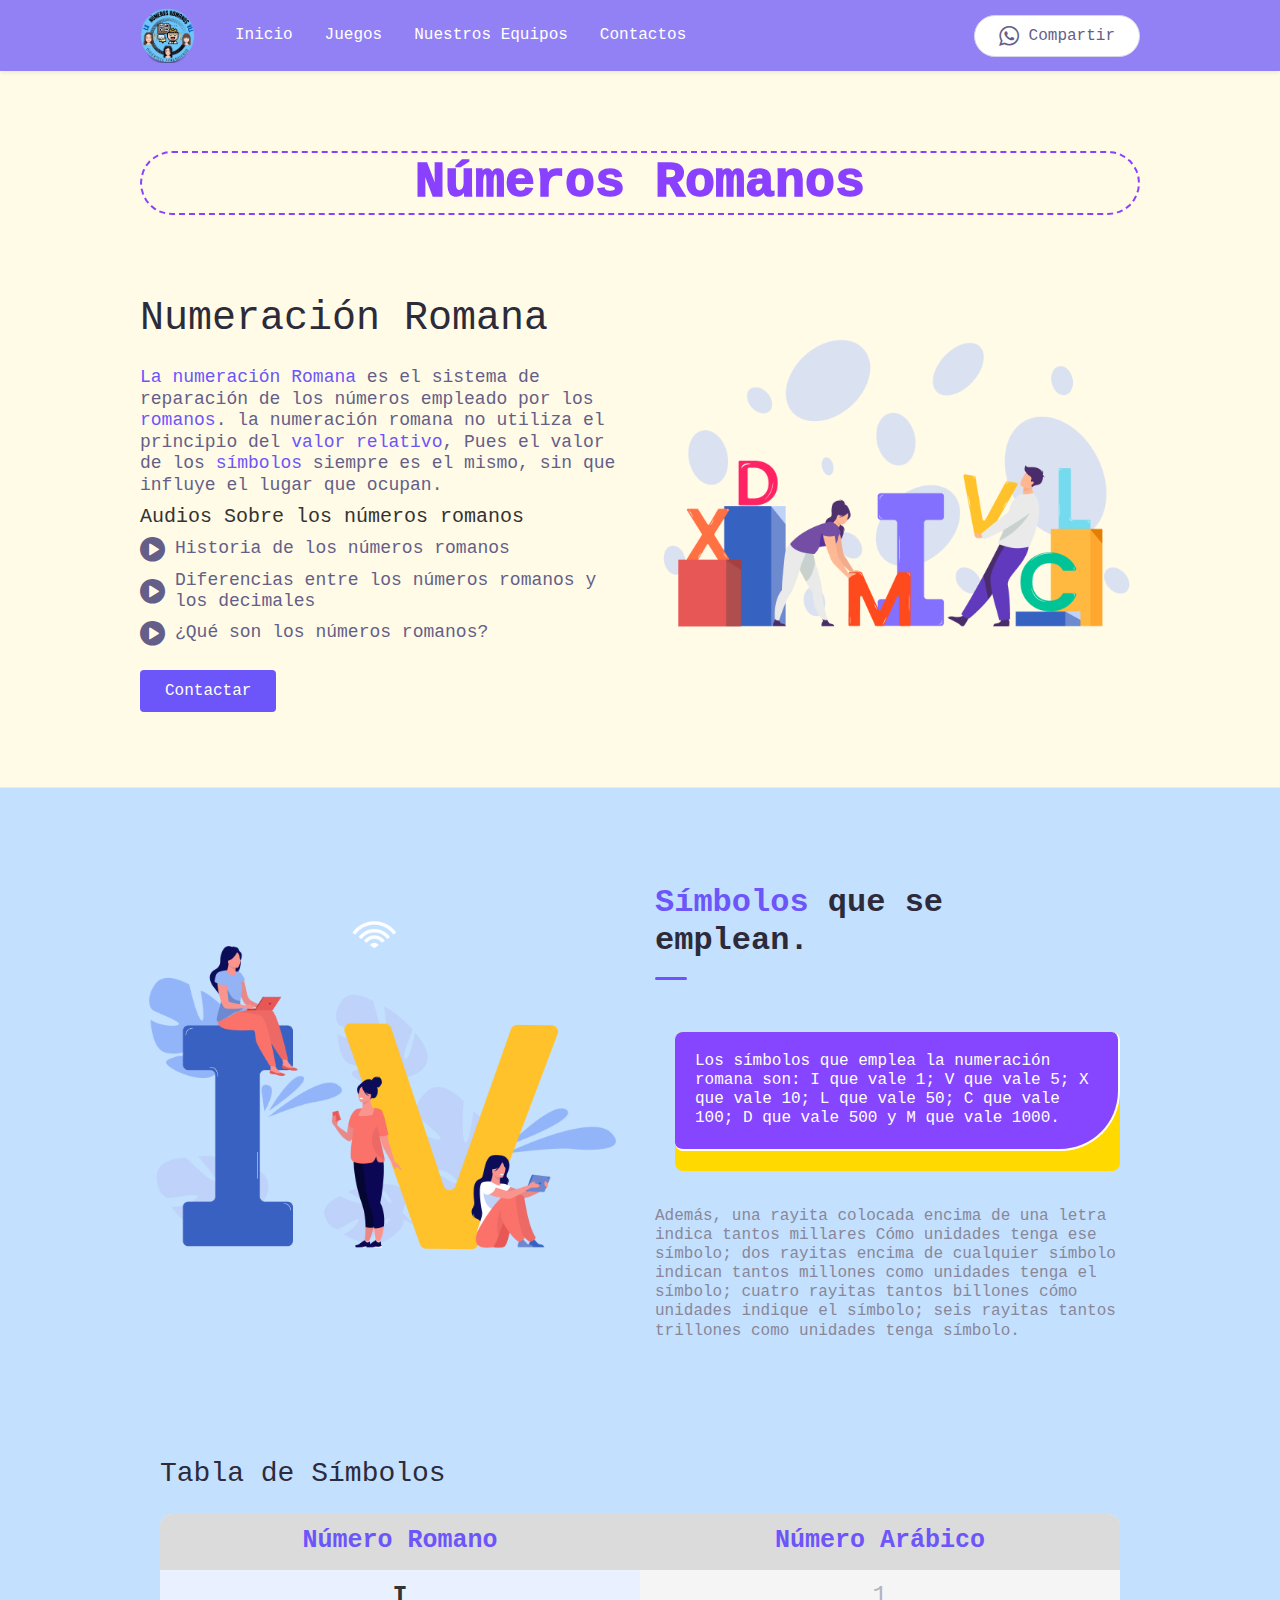
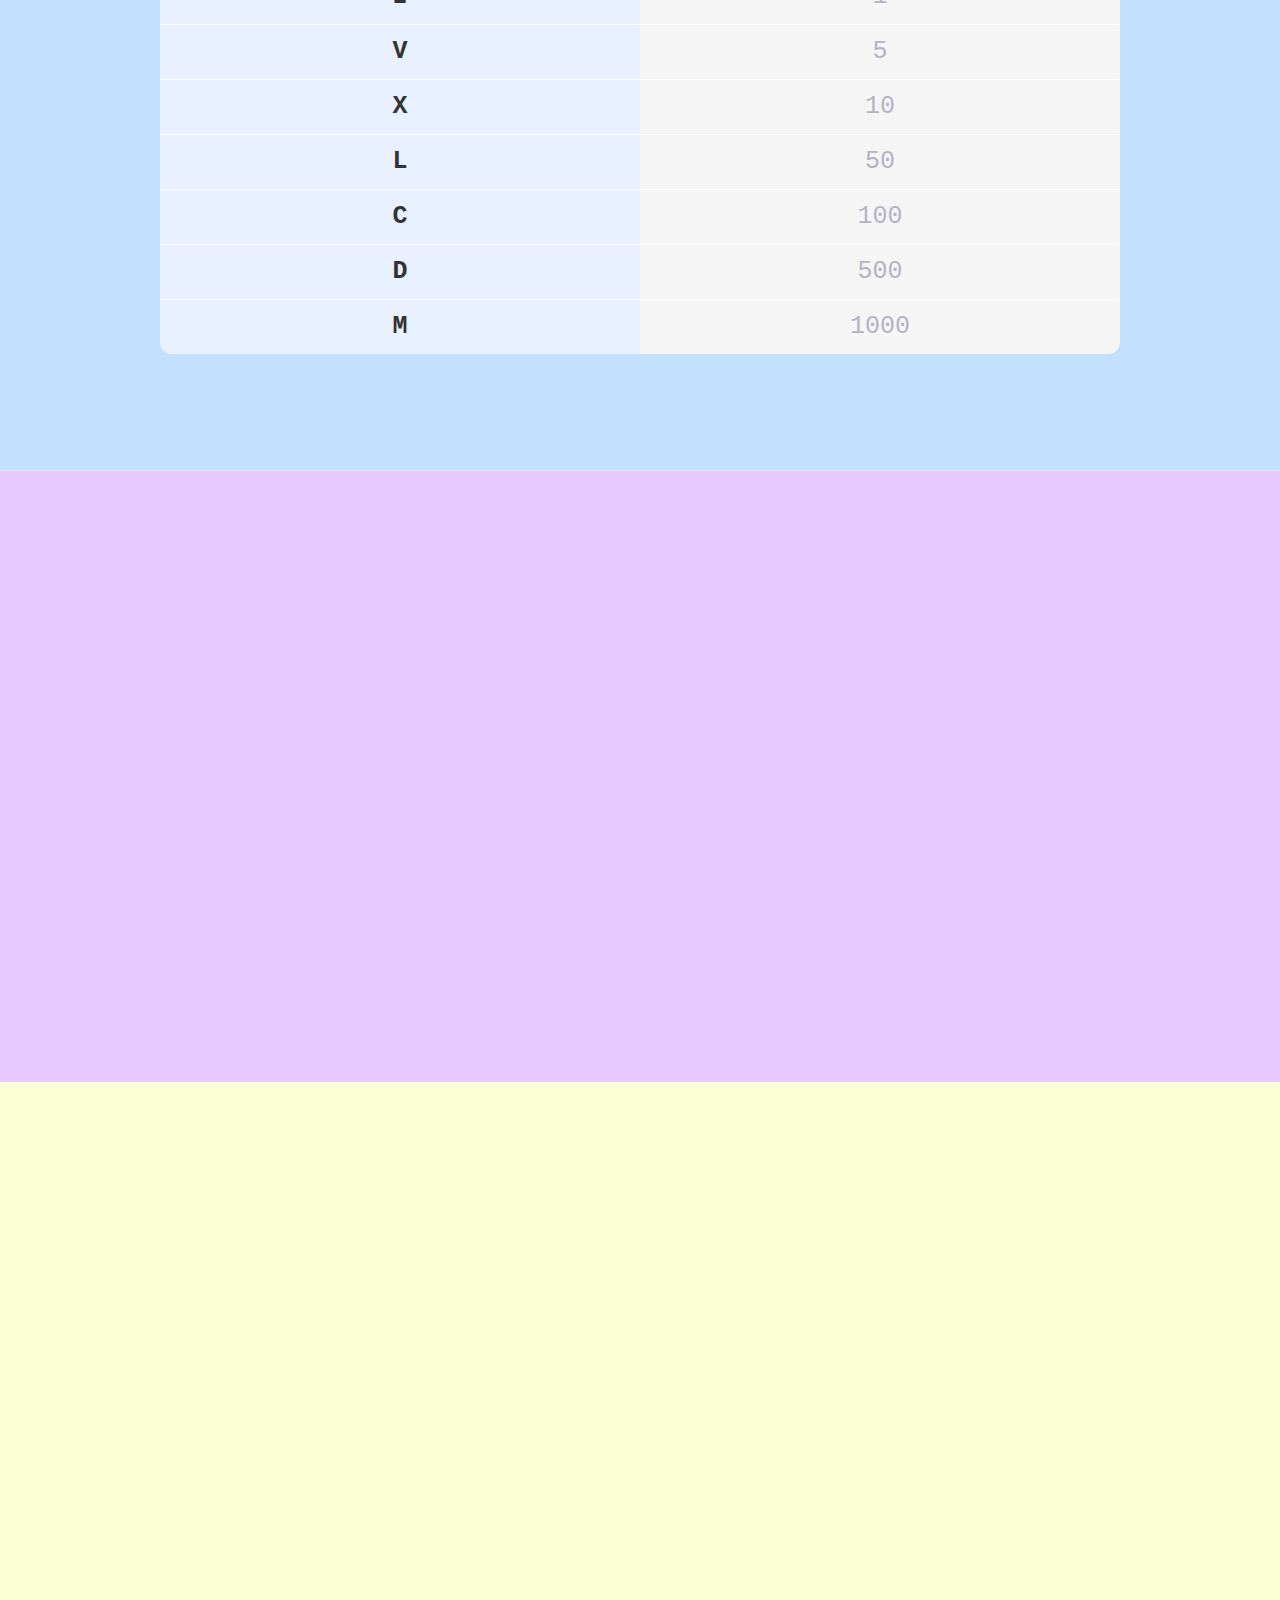
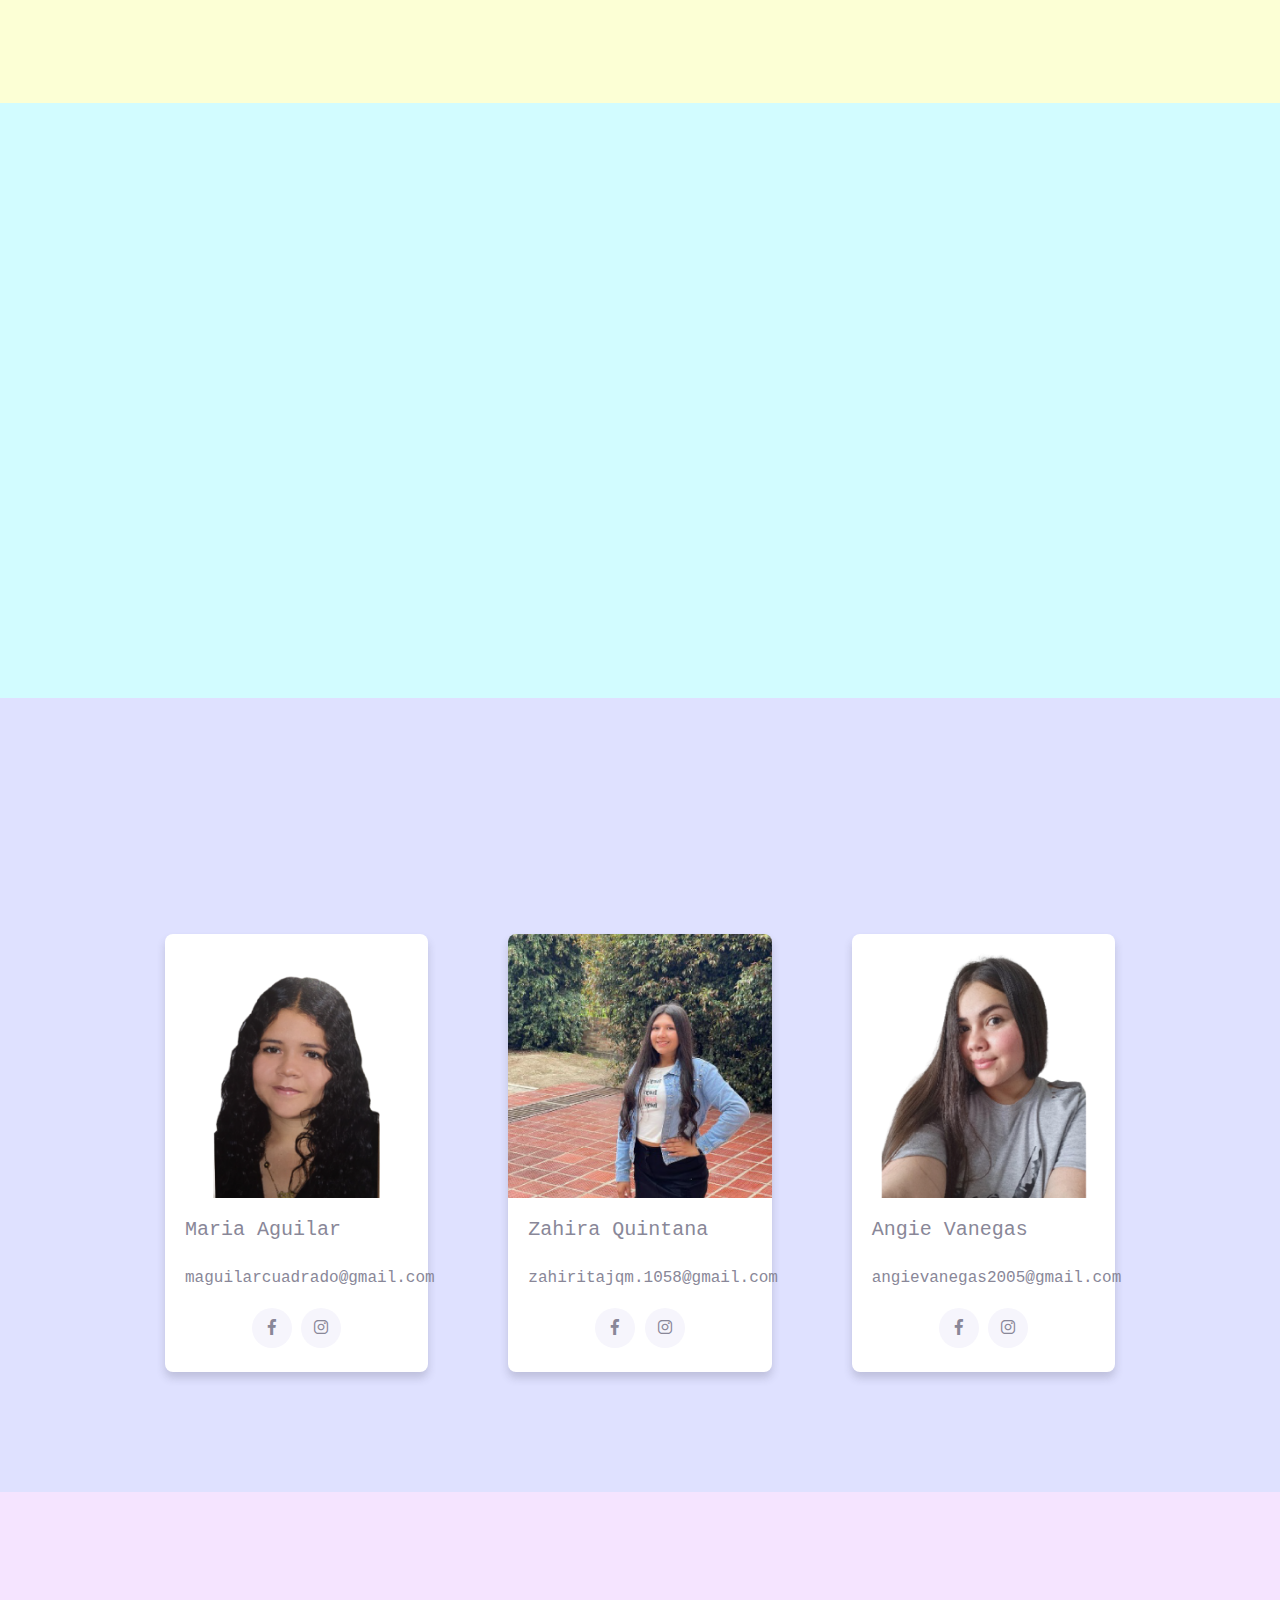
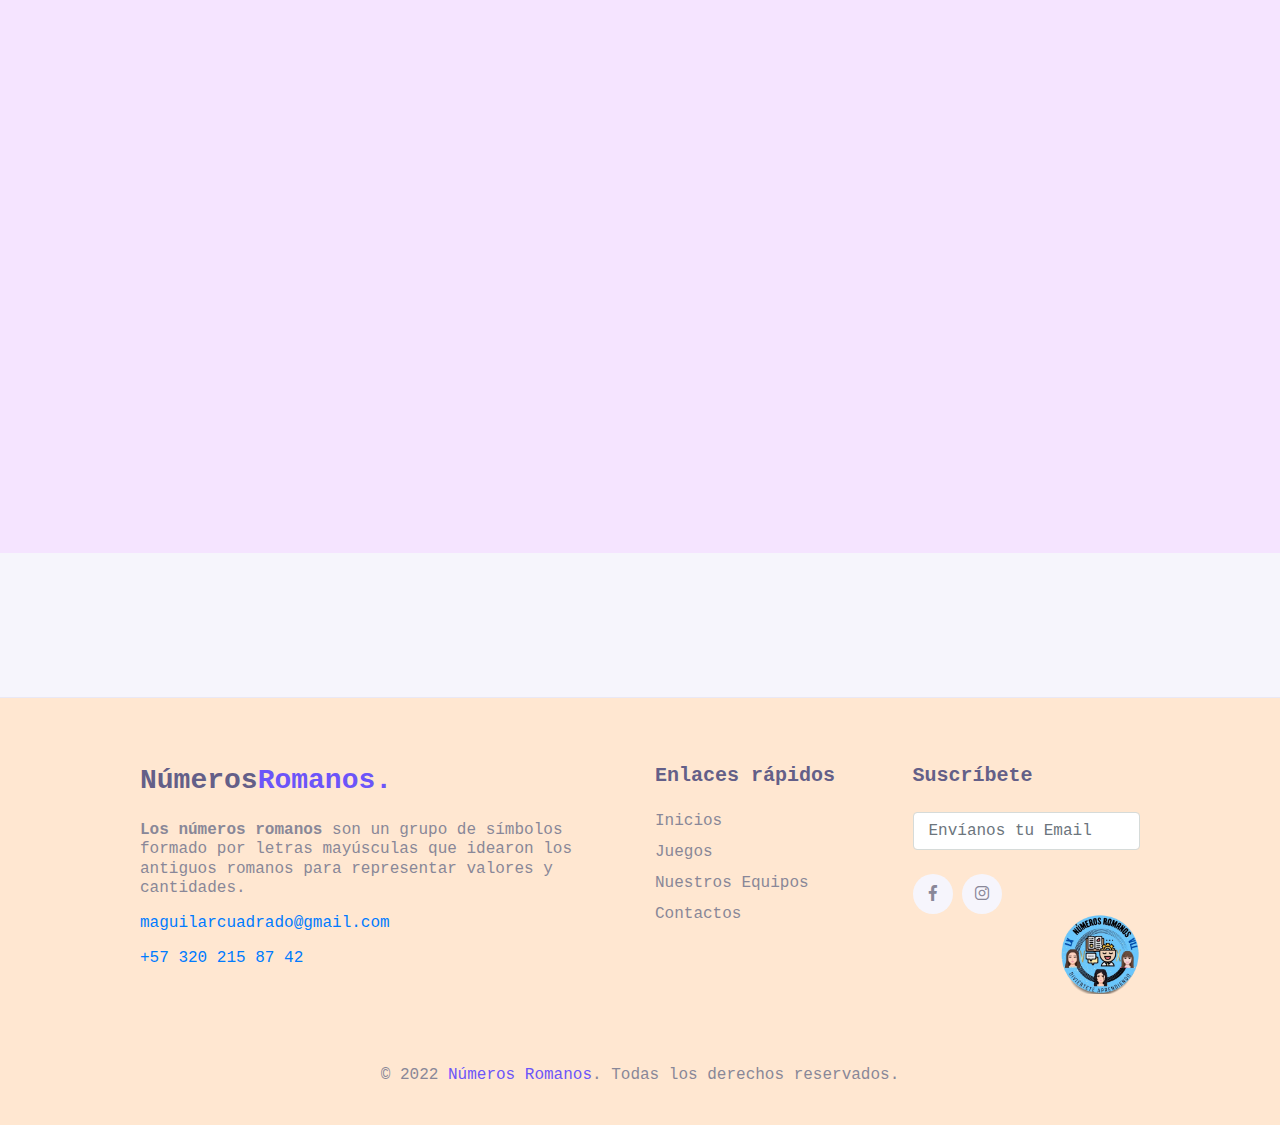
<file: index.html>
<!DOCTYPE html>
<html lang="en">

<head>
  <meta charset="UTF-8">
  <meta name="viewport" content="width=device-width, initial-scale=1.0">

  <meta http-equiv="X-UA-Compatible" content="IE=edge">

  <meta name="copyright" content="MACode ID, https://macodeid.com">

  <title>Números Romanos.</title>

  <link rel="stylesheet" href="assets/vendor/animate/animate.css">
  <link rel="stylesheet" href="assets/css/bootstrap.css">
  <link rel="stylesheet" href="css/main.css">
  <link rel="stylesheet" href="assets/css/maicons.css">
  <link rel="stylesheet" href="assets/vendor/owl-carousel/css/owl.carousel.css">
  <link rel="stylesheet" href="assets/css/theme.css">
  <link rel="stylesheet" href="icons/icofont/icofont.min.css">
  <link rel="shortcut icon" href="img/favicon.png" style="background-color: bisque;">
</head>

<body class="text-code" style="background-color: #fffbe7;">

  <!-- Back to top button -->
  <div class="back-to-top"></div>

  <!-- Reproductor de mp3 -->
  <div class="back-to-top1">


    <div class="loader">
      <span class="stroke"></span>
      <span class="stroke"></span>
      <span class="stroke"></span>
      <span class="stroke"></span>
      <span class="stroke"></span>
    </div>
    <span class="ml-2 title-audio" style="margin-right: 45px;">Diferencias e</span>
    <span class="btn-cerrar"><i class="icofont-close" style="font-size: 25px; color: #00dbd0;"></i></span>
  </div>



  <header>
    <nav class="navbar navbar-expand-lg navbar-light shadow-sm">
      <div class="container">
        <!-- <a href="index.html" class="navbar-brand">Números <span class="text-white">Romanos.</span></a> -->
        <a href="index.html" class="img-log">
          <img src="img/logoWeb.png" alt="">
        </a>

        <button class="navbar-toggler" data-toggle="collapse" data-target="#navbarContent" aria-controls="navbarContent"
          aria-expanded="false" aria-label="Toggle navigation">
          <span class="navbar-toggler-icon"></span>
        </button>

        <div class="navbar-collapse collapse" id="navbarContent">
          <ul class="navbar-nav ml-lg-4 pt-3 pt-lg-0">
            <li class="nav-item">
              <a href="index.html" class="nav-link">Inicio</a>
            </li>
            <li class="nav-item">
              <a href="page-juegos.html" class="nav-link">Juegos</a>
            </li>
            <li class="nav-item">
              <a href="index.html#about" class="nav-link">Nuestros Equipos</a>
            </li>
            <li class="nav-item">
              <a href="index.html#contact" class="nav-link">Contactos</a>
            </li>
          </ul>
          <div class="ml-auto">
            <a href="#" class="btn btn-outline rounded-pill ruta" target="_blank"><i class="icofont-brand-whatsapp"
                style="font-size: 20px;"></i>&nbsp;Compartir</a>
          </div>
        </div>
      </div>
    </nav>
  </header>



  <div class="page-banner home-banner" style="background-color: #fffbe7;">
    <div class="container h-100">
      <div class="row">
        <div class="col-md-12 text-center mb-5" style="margin-top:80px">
          <p class="titulo-text" style="color: #8a41ff;">Números Romanos</p>
        </div>

        <style>
          .titulo-text {
            font-size: 50px;
            font-weight: 1000;
            background-color: transparent;
            border: 2px dashed #8a41ff;
            border-radius: 50px;
          }
        </style>

        <div class="col-lg-6 py-3 wow fadeInUp">
          <h1 class="mb-4">Numeración Romana</h1>
          <p class="text-lg mb-2"><a
              href="https://www.superprof.es/diccionario/matematicas/aritmetica/numeros-romanos.html#:~:text=La%20numeraci%C3%B3n%20romana%20es%20el,%3D%20500%20y%20M%20%3D%201.000."
              class="tooltip-bottom1" data-toggle="tooltip" data-container=".tooltip-bottom1" data-placement="bottom"
              title="La numeración romana es el sistema que usaban los romanos, actualmente se emplea en fechas, capítulos, etc.
            El sistema de numeración romana expresa los números por medio de siete letras del alfabeto latino, que son: I = 1, V = 5, X = 10, L = 50, C = 100, D = 500 y M = 1.000."
              class="b" target="_blank">La numeración Romana</a> es el sistema de reparación de los
            números empleado por los <a class="tooltip-bottom2" data-toggle="tooltip" data-container=".tooltip-bottom2"
              data-placement="bottom" href="https://www.caracteristicas.co/civilizacion-romana/#ixzz7amB4SBYA"
              title="La civilización romana surgió en el año 753 a.C. como una comunidad pequeña cerca del paso comercial del río Tíber (de la actual Italia). Roma se convirtió en una de las potencias imperiales más exitosas de la historia.

            El gobierno romano se caracterizó por un fuerte espíritu militar, lo que justifica su incesante actividad bélica. Sin embargo, logró convertirse en potencia por su capacidad estratégica para establecer alianzas.s"
              target="_blank">romanos</a>.
            la numeración romana no utiliza el principio del <a
              href="https://www.significados.com/valores-relativos/#:~:text=Los%20valores%20relativos%20son%20aquellos,una%20estructura%20fija%20e%20invariable."
              class="tooltip-bottomr" data-toggle="tooltip" data-container=".tooltip-bottomr" data-placement="bottom"
              title="Los valores relativos son aquellos cuyos sentidos varían a partir de diferentes circunstancias y contextos en los que se desenvuelve un individuo. Son valores que no están condicionados a una estructura fija e invariable."
              target="_blank">valor relativo</a>, Pues el valor de
            los <a href="https://es.wikipedia.org/wiki/S%C3%ADmbolo" class="tooltip-bottom" data-toggle="tooltip"
              data-container=".tooltip-bottom" data-placement="bottom"
              title="Un símbolo es la representación perceptible de una idea, con rasgos asociados por una convención socialmente aceptada. Es un signo sin semejanza ni contigüidad, que solamente posee un vínculo convencional entre su significante y su denotado, además de una clase intencional para su designado."
              target="_blank">símbolos</a> siempre es el mismo,
            sin que influye el lugar que ocupan.</p>

          <h5 style="color: #333333;">Audios Sobre los números romanos</h5>

          <div class="audio-size mb-2">
            <i class="icofont-play-alt-1 iconoPlay"></i>
            <span>Historia de los números romanos</span>
          </div>
          <div class="audio-size mb-2">
            <i class="icofont-play-alt-1 iconoPlay"></i>
            <span>Diferencias entre los números romanos y los decimales</span>
          </div>
          <div class="audio-size mb-4">
            <i class="icofont-play-alt-1 iconoPlay"></i>
            <span>¿Qué son los números romanos?</span>
          </div>

          <a href="https://api.whatsapp.com/send?phone=34695685920&text=hola,%0AEn que te podemos ayudar?"
            class="btn btn-primary">Contactar</a>

        </div>
        <div class="col-lg-6 py-3 wow zoomIn">
          <div class="img-place">
            <img src="img/numeros-romanos.png" alt="">
          </div>
        </div>
      </div>
    </div>
  </div>


  <main>
    <div class="page-section"
      style="border-top: 1px solid #e9e8f5; border-bottom: 1px solid #e9e8f5; background-color: #c3e0ff;">
      <div class="container">
        <div class="row mb-6">
          <div class="col-lg-6 py-3 wow zoomIn">
            <div class="img-place text-center">
              <img src="img/numeros-romanos-2.png" alt="">
            </div>
          </div>
          <div class="col-lg-6 py-3 wow fadeInRight">
            <h2 class="title-section"><span class="marked">Símbolos</span> que se emplean.</h2>
            <div class="divider"></div>

            <div class=" mb-3" style="padding-top: 20px; padding: 20px;">
              <div
                style="background-color: rgb(255, 217, 0); padding-right: 0px; padding-bottom: 20px; border-radius: 8px;">
                <div
                  style="background-color: rgb(134, 70, 255); padding: 20px; border-bottom-right-radius: 60px; border-top-right-radius: 8px; border-top-left-radius: 8px; border-bottom-left-radius: 8px; color: #fff; border-bottom: 2px solid #fff; border-right: 2px solid #fff;">
                  Los símbolos que emplea la numeración romana son: I que vale 1; V que vale 5; X que vale 10; L que
                  vale 50; C que vale 100; D que vale 500 y M que vale 1000.
                </div>
              </div>
              <!--  <div class="" style="position: absolute; top: 0px; z-index: 1000; left: 0px;">
                d
              </div> -->
            </div>

            <p class="">Además, una rayita colocada encima de una letra indica tantos millares Cómo unidades tenga ese
              símbolo; dos rayitas encima de cualquier símbolo indican tantos millones como unidades tenga el símbolo;
              cuatro rayitas tantos billones cómo unidades indique el símbolo; seis rayitas tantos trillones como
              unidades tenga símbolo.</p>
            <!-- 
            <a href="#" class="btn btn-primary">More Details</a>
            <a href="#" class="btn btn-outline border ml-2">Success Stories</a> -->
          </div>
        </div>
        <div class="card-body">
          <div class="mb-4">
            <h3>Tabla de Símbolos</h3>
          </div>

          <table class="table text-center" id="table-index" style="border-radius: 12px; background-color: #f5f5f5;">
            <thead class="thead-dark">
              <tr>
                <th scope="col" style="width: 50%; border-top-left-radius: 12px;">Número Romano</th>
                <th scope="col" style="width: 50%; border-top-right-radius: 12px;">Número Arábico</th>

              </tr>
            </thead>
            <tbody class="tbody">
              <tr>
                <th scope="row">I</th>
                <td>1</td>
              </tr>
              <tr>
                <th scope="row">V</th>
                <td>5</td>
              </tr>
              <tr>
                <th scope="row">X</th>
                <td>10</td>
              </tr>
              <tr>
                <th scope="row">L</th>
                <td>50</td>
              </tr>
              <tr>
                <th scope="row">C</th>
                <td>100</td>
              </tr>
              <tr>
                <th scope="row">D</th>
                <td>500</td>
              </tr>
              <tr>
                <th scope="row" style="border-bottom-left-radius: 12px;">M</th>
                <td style="border-bottom-right-radius: 12px;">1000</td>
              </tr>
            </tbody>
          </table>
        </div>
      </div> <!-- .container -->
    </div> <!-- .page-section -->

    <div class="page-section" style="background-color: #e6c8ff;" id="Usos">
      <div class="container">
        <div class="row">
          <div class="col-lg-6 py-3 wow fadeInLeft">
            <h2 class="title-section">Uso de los <span class="marked">números Romanos</span> en la actualidad</h2>
            <div class="divider"></div>
            <p class="text-lg">La numeración romana fue desplazada completamente por la arábiga desde finales de la
              Edad Media. Los números romanos solo perviven hoy en los siguientes contextos de uso: </p>
            <p> a)* En monumentos o placas conmemorativas para indicar los años.</p>
            <p>b)* En algunas publicaciones periódicas, para señalar el año al que corresponde cada ejemplar desde que
              comenzó su edición. <a href="#Usos" onclick="vermas(mas)" id="mas">... [leer
                más]</a></p>
            <div id="desplegar" style="display: none;">
              <p> c) Para indicar los siglos; en este uso se posponen siempre al sustantivo: siglo XXI. No deben usarse
                con este fin los números arábigos.</p>
              <p>d)* Para indicar las dinastías en ciertas culturas: los faraones de la XVIII dinastía.</p>
              <p>
                e) En las series de papas, emperadores y reyes de igual nombre, y siempre pospuestos a este: Juan
                XXXIII,
                Napoleón III, Felipe IV.</p>
              <p> f)* En la denominación de congresos, campeonatos, certámenes, festivales, etc., y siempre antepuestos
                al
                nombre correspondiente: IV Congreso Iberoamericano de Bioética, XIII Muestra de Cine Independiente.</p>
              <p>
                g)* En la numeración de volúmenes, tomos, anexos, partes, libros, capítulos o cualquier otra división de
                una obra, así como en la numeración de actos, cuadros o escenas en las piezas teatrales: tomo III, libro
                II, capítulo IV, escena VIII.</p>
              <p>h) Para numerar las páginas de las secciones preliminares de una obra (prólogo, introducción, etc.),
                con
                el fin de distinguirlas del cuerpo central. No se deben usar los números romanos en su forma minúscula
                (es
                un arcaísmo ortográfico).</p>
              <p>
                i)* Para indicar el mes en la expresión abreviada de las fechas: 12-IX-1978. <a href="#Usos" id="menos"
                  onclick="vermenos(mas)">...
                  [leer menos]</a></p>
            </div>






            <!--  <a href="https://www.estandarte.com/noticias/idioma-espanol/numeros-romanos-normas-de-uso-y-reglas-basicas_4207.html"
              target="_blank" class="btn btn-primary">More Details</a> -->
          </div>
          <div class="col-lg-6 py-3 wow zoomIn">
            <div class="img-place text-center">
              <img src="img/numeros-romanos-3.png" alt="">
            </div>
          </div>
        </div>
      </div> <!-- .container -->
    </div> <!-- .page-section -->

    <div class="page-section" style="background-color: rgb(252, 255, 213);">
      <div class="container">
        <div class="text-center wow fadeInUp">
          <div class="subhead">Sección Videos</div>
          <h2 class="title-section">Números <span class="marked">Romanos</span></h2>
          <div class="divider mx-auto"></div>
        </div>

        <div class="row mt-5 text-center">
          <div class="col-lg-6 py-3 wow fadeInUp">
            <div class=" mx-auto mt-4" id="guia-responsive">
              <div class="embed-responsive embed-responsive-16by9">
                <iframe width="560" height="315" src="https://www.youtube.com/embed/pP7IDYMq5ak" frameborder="0"
                  allow="accelerometer; autoplay; clipboard-write; encrypted-media; gyroscope; picture-in-picture"
                  allowfullscreen></iframe>
              </div>
            </div>
          </div>
          <div class="col-lg-6 py-3 wow fadeInUp">
            <div class=" mx-auto mt-4" id="guia-responsive">
              <div class="embed-responsive embed-responsive-16by9">
                <iframe width="560" height="315" src="https://www.youtube.com/embed/zE1ZNxgMZxo" frameborder="0"
                  allow="accelerometer; autoplay; clipboard-write; encrypted-media; gyroscope; picture-in-picture"
                  allowfullscreen></iframe>
              </div>
            </div>
          </div>
        </div>
      </div> <!-- .container -->
    </div> <!-- .page-section -->

    <div class="page-section" style="background-color: #d2fcff;">
      <div class="container">
        <div class="row">
          <div class="col-lg-6 py-3 wow fadeInLeft">
            <h2 class="title-section">Diviértete <span class="marked">Jugando</span></h2>
            <div class="divider"></div>
            <p class="text-lg">En esta seccion te invitamos a jugar cuatro juegos sobre los numeros Romanos.</p>
            <p class="text-lg">"Jugar le da la oportunidad al niño de practicar lo que está aprendiendo".</p>
            <p>Fred Rogers.</p>
            <a href="page-juegos.html" class="btn btn-primary">Ir a Jugar</a>
          </div>
          <div class="col-lg-6 py-3 wow zoomIn">
            <div class="img-place text-center">
              <img src="img/juegos.png" alt="">
            </div>
          </div>
        </div>
      </div> <!-- .container -->
    </div> <!-- .page-section -->


    <div class="page-section" id="about" style="background-color: rgb(223, 225, 255);">
      <div class="container">
        <div class="text-center wow fadeInUp">
          <div class="subhead">Nuestros Equipos</div>
          <h2 class="title-section">Equipo de <span class="marked">Trabajo</span></h2>
          <div class="divider mx-auto"></div>
        </div>
        <div class="row">
          <div class="col-md-4 card-body-about">
            <div class="card-about">
              <div class="img-about">
                <img src="img/integrante-1.png" alt="">
              </div>
              <div class="car-body-text">
                <h5>Maria Aguilar
                </h5>
                <br>
                <span>maguilarcuadrado@gmail.com</span>
              </div>

              <div class="icons-social">
                <div class="sosmed-button mb-4">
                  <a href="https://www.facebook.com/profile.php?id=100046054604835
                  "><span class="mai-logo-facebook-f"></span></a>
                  <a href="https://instagram.com/maguilar222_?igshid=YmMyMTA2M2Y=
                  "><span class="mai-logo-instagram"></span></a>
                </div>
              </div>
            </div>
          </div>
          <div class="col-md-4 card-body-about">
            <div class="card-about">
              <div class="img-about">
                <img src="img/integrante-2.png" alt="">
              </div>
              <div class="car-body-text">
                <h5>Zahira Quintana
                </h5>
                <br>
                <span>zahiritajqm.1058@gmail.com</span>
              </div>

              <div class="icons-social">
                <div class="sosmed-button mb-4">
                  <a href="https://www.facebook.com/zahirajohana.quintanamolano"><span
                      class="mai-logo-facebook-f"></span></a>
                  <a href="https://www.instagram.com/invites/contact/?i=10tyqsv61g78s&utm_content=1o0vdqd"><span
                      class="mai-logo-instagram"></span></a>
                </div>
              </div>
            </div>
          </div>
          <div class="col-md-4 card-body-about">
            <div class="card-about">
              <div class="img-about">
                <img src="img/integrante-3.png" alt="">
              </div>
              <div class="car-body-text">
                <h5>Angie Vanegas</h5>
                <br>
                <span>angievanegas2005@gmail.com</span>
              </div>

              <div class="icons-social">
                <div class="sosmed-button mb-4">
                  <a href="https://www.facebook.com/angie.lorena.3367
                  "><span class="mai-logo-facebook-f"></span></a>
                  <a href="https://www.instagram.com/invites/contact/?i=61l46j0h8n92&utm_content=i8kgbxu
                  "><span class="mai-logo-instagram"></span></a>
                </div>
              </div>
            </div>
          </div>
        </div>
      </div> <!-- .container -->
    </div> <!-- .page-section -->


    <div class="page-section contactos" id="contact" style="background-color: rgb(245, 228, 255);">
      <div class="container">
        <div class="row align-items-center">
          <div class="col-lg-6 py-3 wow fadeInUp">
            <h2 class="title-section">Ponerse en Contacto</h2>
            <div class="divider"></div>
            <p>Para mayor información te invitamos a que te pongas en contacto con nosotros.</p>

            <ul class="contact-list">
              <li>
                <div class="icon"><span class="mai-mail"></span></div>
                <div class="content"><a href="#">maguilarcuadrado@gmail.com</a></div>
              </li>
              <li>
                <div class="icon"><span class="mai-phone-portrait"></span></div>
                <div class="content"><a href="#">+57 320 215 87 42</a></div>
              </li>
            </ul>
          </div>
          <div class="col-lg-6 py-3 wow fadeInUp">
            <div class="subhead">CONTÁCTENOS</div>
            <h2 class="title-section">Envíanos un Mensaje</h2>
            <div class="divider"></div>

            <form action="#">
              <div class="py-2">
                <input type="text" class="form-control name1" placeholder="Nombre">
              </div>
              <div class="py-2">
                <input type="text" class="form-control movil" placeholder="Número móvil">
              </div>
              <div class="py-2">
                <textarea rows="6" class="form-control messaje" placeholder="Mensaje"></textarea>
              </div>
              <a href="#" target="_blank" class="btn btn-primary rounded-pill enviarMensaje mt-4">Enviar Mensaje</a>
            </form>
          </div>
        </div>
      </div> <!-- .container -->
    </div> <!-- .page-section -->

    <script>
      let enviarMensaje = document.querySelector(".enviarMensaje");
      let name1 = document.querySelector(".name1");
      let messaje = document.querySelector(".messaje");

      enviarMensaje.addEventListener("click", () => {
        console.log("ffcdssg");
        enviarMensaje.href = `https://api.whatsapp.com/send?phone=34695685920&text=hola ` + name1.value + `.%0A` + messaje.value + ``;
      });
    </script>

    <div class="page-section client-section">
    </div> <!-- .page-section -->
  </main>

  <footer class="page-footer" style="background-color: rgb(255, 231, 209);">
    <div class="container">
      <div class="row justify-content-center mb-5">
        <div class="col-lg-6 py-3">
          <h3>Números<span class="text-primary">Romanos.</span></h3>
          <p><span class="b">Los números romanos</span> son un grupo de símbolos formado por letras mayúsculas que
            idearon los antiguos romanos para representar valores y cantidades.</p>

          <div>
            <p style="color: #007bff;">maguilarcuadrado@gmail.com</p>
            <p style="color: #007bff;">+57 320 215 87 42</p>
          </div>
        </div>
        <div class="col-lg-3 py-3">
          <h5>Enlaces rápidos</h5>
          <ul class="footer-menu">
            <li><a href="index.html">Inicios</a></li>
            <li><a href="page-juegos.html">Juegos</a></li>
            <li><a href="index.html#about">Nuestros Equipos</a></li>
            <li><a href="index.html#contact">Contactos</a></li>
          </ul>
        </div>

        <div class="col-lg-3 py-3">
          <h5>Suscríbete</h5>
          <form action="#">
            <input type="text" class="form-control" placeholder="Envíanos tu Email">
          </form>

          <div class="sosmed-button mt-4">
            <a href="https://www.facebook.com/profile.php?id=100083688257696" target="_blank"><span
                class="mai-logo-facebook-f"></span></a>
            <a href="https://instagram.com/numerosromanos_6?igshid=YmMyMTA2M2Y=" target="_blank"><span
                class="mai-logo-instagram"></span></a>
          </div>
          <div class="text-right img-logo">
            <img src="img/logoWeb.png" alt="">
          </div>
        </div>
      </div>

      <div class="row">
        <div class="col-sm-12 text-center py-2">
          <p id="copyright">&copy; 2022 <span class="text-primary">Números Romanos</span>. Todas los derechos
            reservados.</p>
        </div>
      </div>
    </div> <!-- .container -->
  </footer> <!-- .page-footer -->


  <script src="assets/js/jquery-3.5.1.min.js"></script>

  <script src="assets/js/bootstrap.bundle.min.js"></script>

  <script src="assets/vendor/wow/wow.min.js"></script>

  <script src="assets/vendor/owl-carousel/js/owl.carousel.min.js"></script>

  <script src="assets/vendor/waypoints/jquery.waypoints.min.js"></script>

  <script src="assets/vendor/animateNumber/jquery.animateNumber.min.js"></script>

  <script src="assets/js/google-maps.js"></script>

  <script src="assets/js/theme.js"></script>


</body>

</html>
<script>
  let ruta = document.querySelector(".ruta");
  ruta.href = `http://web.whatsapp.com/send?text=${window.location.href}`
</script>

<script>

  let btnPlay = document.querySelectorAll(".audio-size");
  let titleAudio = document.querySelector(".title-audio");
  let backTop = document.querySelector(".back-to-top1");
  let btnCerrar = document.querySelector(".btn-cerrar");
  let iconoPlayAll = document.querySelectorAll(".iconoPlay");
  const audioHnr = new Audio("sounds/hnr.mp3");
  const audioPdnrnd = new Audio("sounds/pdnrnd.mp3");
  const audioQnr = new Audio("sounds/qnr.mp3");

  for (let i = 0; i < btnPlay.length; i++) {
    let titulo = btnPlay[i].querySelector("span");
    let iconoPlay = btnPlay[i].querySelector(".iconoPlay");
    iconoPlay.addEventListener("click", () => {

      if (iconoPlay.classList.contains("icofont-play-alt-1")) {
        console.log("abreeee")
        loadAudio();
        titleAudio.textContent = titulo.textContent;
        iconoPlay.classList.replace("icofont-play-alt-1", "icofont-stop");
        backTop.style.width = "400px";
        backTop.style.visibility = "visible";

        if (i == 0) {
          audioHnr.play();
        } else if (i == 1) {
          audioPdnrnd.play();
        } else if (i == 2) {
          audioQnr.play();
        } else {
          console.log("ningun audio encontrado")
        }
      } else {
        console.log("abreswswswswswsweee")
        loadAudio();
        backTop.style.width = "0px";
        backTop.style.visibility = "hidden";
      }



    })
  }

  btnCerrar.addEventListener("click", () => {
    backTop.style.width = "0px";
    backTop.style.visibility = "hidden";
    loadAudio();
  });

  function loadAudio() {

    for (let j = 0; j < iconoPlayAll.length; j++) {
      iconoPlayAll[j].classList.replace("icofont-stop", "icofont-play-alt-1");
      audioHnr.load();
      audioPdnrnd.load();
      audioQnr.load();
    }

  }

</script>


<style>
  .page-banner {
    border: 0px;
  }

  .page-section {
    padding-top: 80px;
  }

  @media (min-width: 1200px) {
    .container {
      max-width: 1030px;
    }
  }

  .card-body-about {
    padding: 40px;
  }

  .card-about {
    background-color: #fff;
    border-radius: 8px;
    color: #898798;
    transition: .8s;
    box-shadow: 0 6px 8px rgba(59, 61, 80, 0.2);

  }

  .card-about:hover {

    transform: scale(1.1);
    transition: .5s;

  }

  .img-about img {
    width: 100%;
    height: auto;
    border-top-left-radius: 8px;
    border-top-right-radius: 8px;
  }

  .car-body-text {
    padding: 20px;
  }

  .icons-social {
    display: flex;
    justify-content: center;
  }

  .sosmed-button {
    margin-top: 0px;
  }

  .table th {
    border-top: 0px;
  }

  #table-index th {
    font-size: 25px;
  }

  #table-index td {
    font-size: 25px;
    font-weight: 400;
    color: #B4B2C5;
  }

  .tbody th {
    border-top: 1px solid #fff;
    background-color: #e9f0ff;
    color: #333;
  }

  .tbody td {
    border-top: 1px solid #fff;
  }

  .tooltip-bottom1 .tooltip-inner {
    color: #333;
    background-color: #ffff;
    border: 1px solid #8a41ff;
    opacity: 1;
    min-width: 300px;
    text-align: left;
    padding: 20px;
    border-radius: 8px;
    font-size: 17px;
    font-weight: 500;
  }

  .tooltip-bottom1 .tooltip.bs-tooltip-top .arrow:before {
    border-top-color: #333;
  }

  .tooltip-bottom1 .tooltip.bs-tooltip-right .arrow:before {
    border-right-color: #333;
  }

  .tooltip-bottom1 .tooltip.bs-tooltip-bottom .arrow:before {
    border-bottom-color: #333;
  }

  .tooltip-bottom1 .tooltip.bs-tooltip-left .arrow:before {
    border-left-color: #333;
  }

  .tooltip-bottom2 .tooltip-inner {
    color: #333;
    background-color: #fff;
    border: 1px solid #8a41ff;
    opacity: 1;
    min-width: 300px;
    text-align: left;
    padding: 20px;
    border-radius: 8px;
    font-size: 17px;
    font-weight: 500;
  }

  .tooltip-bottom2 .tooltip.bs-tooltip-top .arrow:before {
    border-top-color: #333;
  }

  .tooltip-bottom2 .tooltip.bs-tooltip-right .arrow:before {
    border-right-color: #333;
  }

  .tooltip-bottom2 .tooltip.bs-tooltip-bottom .arrow:before {
    border-bottom-color: #333;
  }

  .tooltip-bottom2 .tooltip.bs-tooltip-left .arrow:before {
    border-left-color: #333;
  }


  .tooltip-bottom .tooltip-inner {
    color: #333;
    background-color: #fff;
    border: 1px solid #8a41ff;
    opacity: 1;
    min-width: 300px;
    text-align: left;
    padding: 20px;
    border-radius: 8px;
    font-size: 17px;
    font-weight: 500;
  }

  .tooltip-bottom .tooltip.bs-tooltip-top .arrow:before {
    border-top-color: #333;
  }

  .tooltip-bottom .tooltip.bs-tooltip-right .arrow:before {
    border-right-color: #333;
  }

  .tooltip-bottom .tooltip.bs-tooltip-bottom .arrow:before {
    border-bottom-color: #333;
  }

  .tooltip-bottom .tooltip.bs-tooltip-left .arrow:before {
    border-left-color: #333;
  }

  .tooltip-bottomr .tooltip-inner {
    color: #333;
    background-color: #fff;
    border: 1px solid #8a41ff;
    opacity: 1;
    min-width: 300px;
    text-align: left;
    padding: 20px;
    border-radius: 8px;
    font-size: 17px;
    font-weight: 500;
  }

  .tooltip-bottomr .tooltip.bs-tooltip-top .arrow:before {
    border-top-color: #333;
  }

  .tooltip-bottomr .tooltip.bs-tooltip-right .arrow:before {
    border-right-color: #333;
  }

  .tooltip-bottomr .tooltip.bs-tooltip-bottom .arrow:before {
    border-bottom-color: #333;
  }

  .tooltip-bottomr .tooltip.bs-tooltip-left .arrow:before {
    border-left-color: #333;
  }

  #Usos .btn {
    padding: 0px;
  }
</style>


<script>
  function vermas(id) {
    document.getElementById("desplegar").style.display = "block";
    id.style.display = "none";

  }

  function vermenos(id) {
    document.getElementById("desplegar").style.display = "none";
    id.style.display = "inline";
  }
</script>
</file>
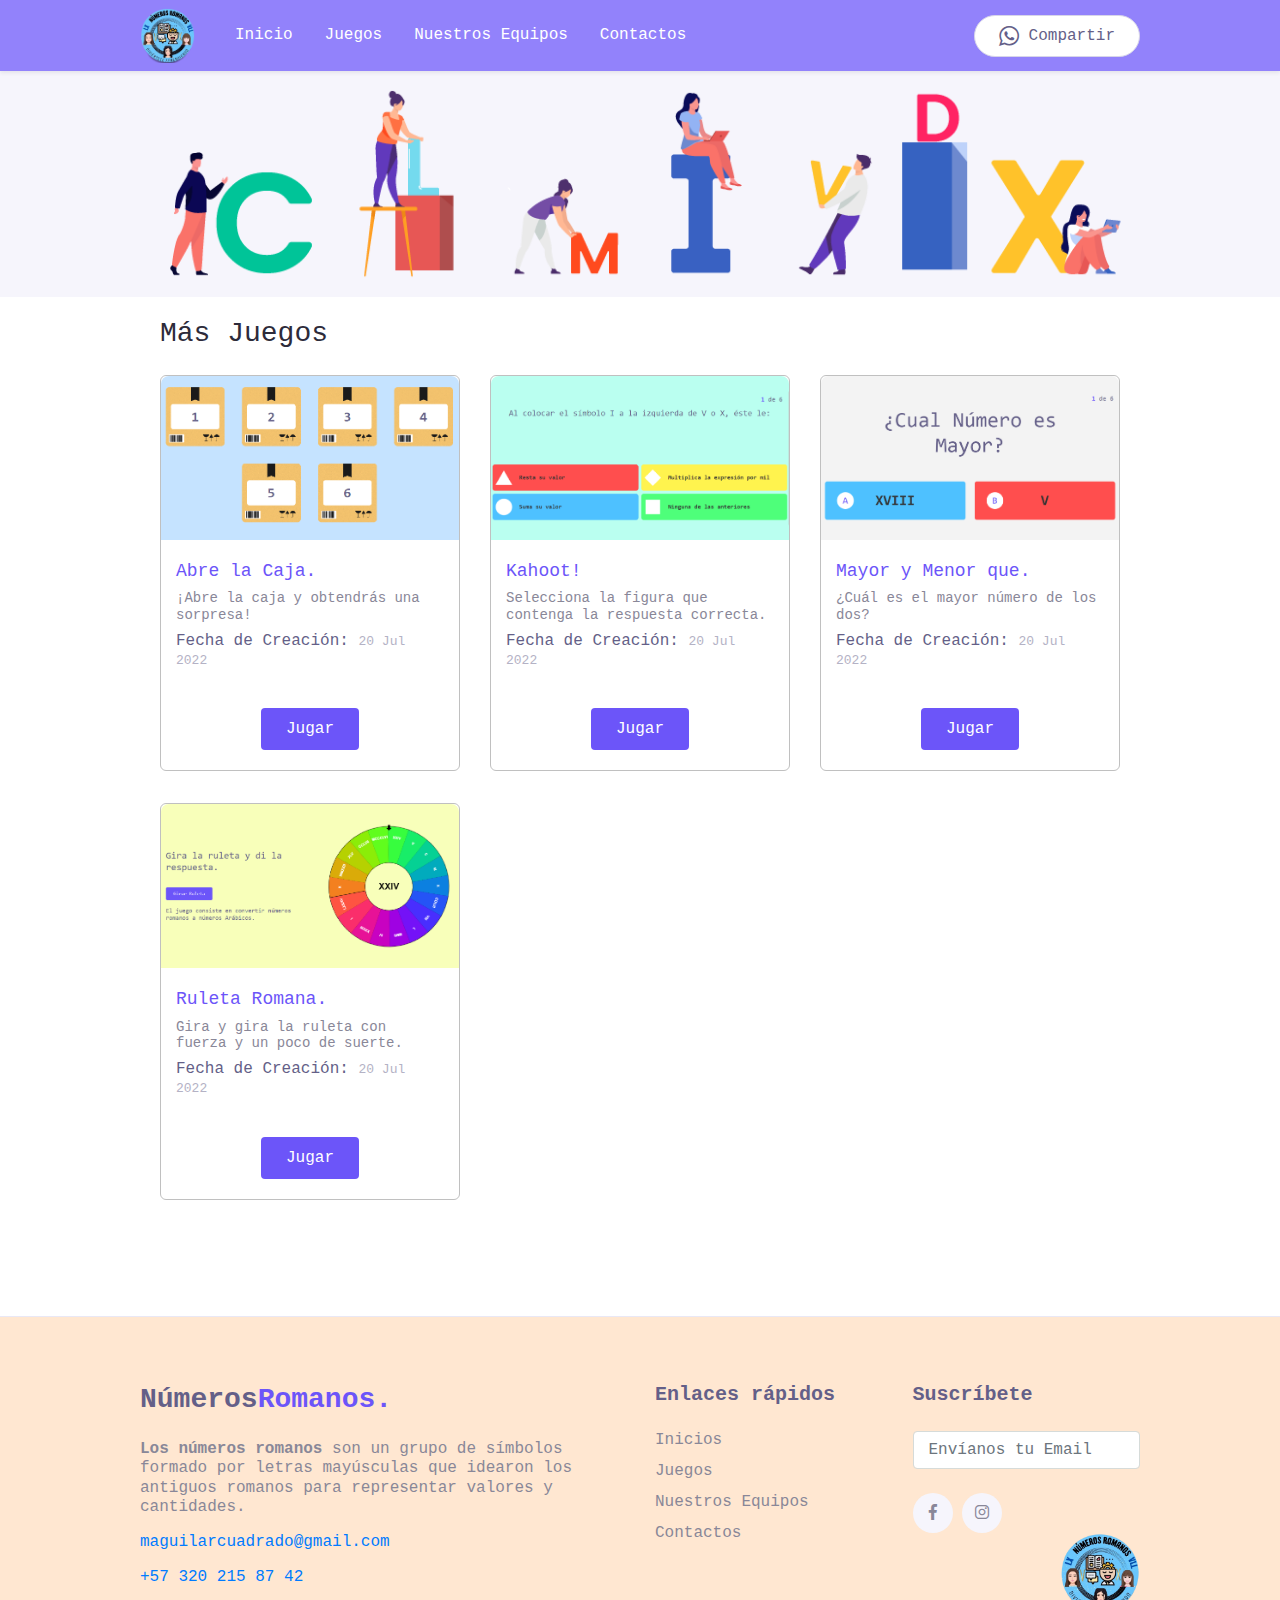
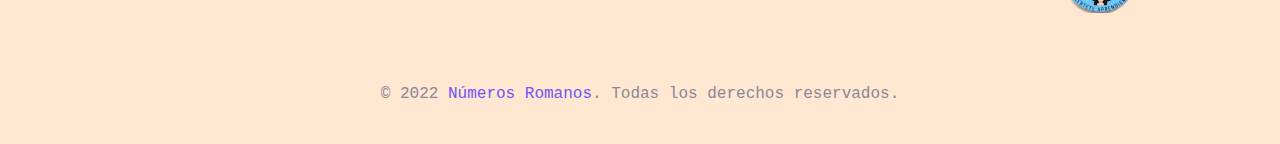
<file: page-juegos.html>
<!DOCTYPE html>
<html lang="en">

  <head>
    <meta charset="UTF-8">
    <meta name="viewport" content="width=device-width, initial-scale=1.0">
  
    <meta http-equiv="X-UA-Compatible" content="IE=edge">
  
    <meta name="copyright" content="MACode ID, https://macodeid.com">
  
    <title>Números Romanos.</title>
  
    <link rel="stylesheet" href="assets/vendor/animate/animate.css">
    <link rel="stylesheet" href="assets/css/bootstrap.css">
    <link rel="stylesheet" href="css/main.css">
    <link rel="stylesheet" href="assets/css/maicons.css">
    <link rel="stylesheet" href="assets/vendor/owl-carousel/css/owl.carousel.css">
    <link rel="stylesheet" href="assets/css/theme.css">
    <link rel="stylesheet" href="icons/icofont/icofont.min.css">
    <link rel="shortcut icon" href="img/favicon.png" style="background-color: bisque;">
  </head>

<body class="text-code">

  <!-- Back to top button -->
  <div class="back-to-top"></div>

  <header>
    <nav class="navbar navbar-expand-lg navbar-light shadow-sm">
      <div class="container">
        <a href="index.html" class="img-log">
          <img src="img/logoWeb.png" alt="">
        </a>

        <button class="navbar-toggler" data-toggle="collapse" data-target="#navbarContent" aria-controls="navbarContent"
          aria-expanded="false" aria-label="Toggle navigation">
          <span class="navbar-toggler-icon"></span>
        </button>

        <div class="navbar-collapse collapse" id="navbarContent">
          <ul class="navbar-nav ml-lg-4 pt-3 pt-lg-0">
            <li class="nav-item">
              <a href="index.html" class="nav-link">Inicio</a>
            </li>
            <li class="nav-item">
              <a href="page-juegos.html" class="nav-link">Juegos</a>
            </li>
            <li class="nav-item">
              <a href="index.html#about" class="nav-link">Nuestros Equipos</a>
            </li>
            <li class="nav-item">
              <a href="index.html#contact" class="nav-link">Contactos</a>
            </li>
          </ul>
          <div class="ml-auto">
            <a href="#" class="btn btn-outline rounded-pill ruta" target="_blank"><i class="icofont-brand-whatsapp"
                style="font-size: 20px;"></i>&nbsp;Compartir</a>
          </div>
        </div>
      </div>
    </nav>
  </header>

  <div class="foto-page-juegos">
    <div class="container h-100">
      <div class="row align-items-center h-100">
        <div class="col-lg-12 py-3 wow zoomIn">
          <div class="img-place">
            <img src="img/numeros-romanos2.png" alt="">
          </div>
        </div>
      </div>
    </div>
  </div>

    <main>
      <div class="page-section">
        <div class="container">
          <div class="card-body">
            <div class="mb-0">
              <h3>Más Juegos</h3>
            </div>
  
            <div class="row">
              <div class="col-md-6 col-lg-4 py-3">
                <a href="juego-abre-caja.html" style="cursor: pointer; text-decoration: none;">
                  <div class="card-blog">
                    <div class="header">
                      <div class="img-card-game">
                        <img src="img/juego-cajas.png" alt="">
                      </div>
  
                    </div>
                    <div class=" fluid-text">
                      <div class="post-title">
                        <div>Abre la Caja.</div>
                      </div>
                      <div class="post-excerpt">¡Abre la caja y obtendrás una sorpresa!</div>
                      <div class="entry-footer mt-2">
                        <span class="post-author">Fecha de Creación: </span>
                        <span class="post-date">20 Jul 2022</span>
                      </div>
                    </div>
                    <div style="position: relative;">
                      <div class="footer">
                        <span class="btn btn-primary"> Jugar </span>
                      </div>
                    </div>
                  </div>
                </a>
              </div>
  
              <div class="col-md-6 col-lg-4 py-3">
                <a href="juego-kahoot.html" style="cursor: pointer; text-decoration: none;">
                  <div class="card-blog">
                    <div class="header">
                      <div class="img-card-game">
                        <img src="img/juego-kahoot.png" alt="">
                      </div>
  
                    </div>
                    <div class=" fluid-text">
                      <div class="post-title">
                        <div>Kahoot!</div>
                      </div>
                      <div class="post-excerpt">Selecciona la figura que contenga la respuesta correcta.</div>
                      <div class="entry-footer mt-2">
                        <span class="post-author">Fecha de Creación: </span>
                        <span class="post-date">20 Jul 2022</span>
                      </div>
                    </div>
                    <div style="position: relative;">
                      <div class="footer">
                        <span class="btn btn-primary"> Jugar </span>
                      </div>
                    </div>
                  </div>
                </a>
              </div>

              <div class="col-md-6 col-lg-4 py-3">
                <a href="juego-mayor-menor.html" style="cursor: pointer; text-decoration: none;">
                  <div class="card-blog">
                    <div class="header">
                      <div class="img-card-game">
                        <img src="img/juego-Mayor.png" alt="">
                      </div>
  
                    </div>
                    <div class=" fluid-text">
                      <div class="post-title">
                        <div>Mayor y Menor que.</div>
                      </div>
                      <div class="post-excerpt">¿Cuál es el mayor número de los dos?</div>
                      <div class="entry-footer mt-2">
                        <span class="post-author">Fecha de Creación: </span>
                        <span class="post-date">20 Jul 2022</span>
                      </div>
                    </div>
                    <div style="position: relative;">
                      <div class="footer">
                        <span class="btn btn-primary"> Jugar </span>
                      </div>
                    </div>
                  </div>
                </a>
              </div>
  
              <div class="col-md-6 col-lg-4 py-3">
                <a href="juego-ruleta.html" style="cursor: pointer; text-decoration: none;">
                  <div class="card-blog">
                    <div class="header">
                      <div class="img-card-game">
                        <img src="img/juego-ruleta.png" alt="">
                      </div>
  
                    </div>
                    <div class=" fluid-text">
                      <div class="post-title">
                        <div>Ruleta Romana.</div>
                      </div>
                      <div class="post-excerpt">Gira y gira la ruleta con fuerza y un poco de suerte.</div>
                      <div class="entry-footer mt-2">
                        <span class="post-author">Fecha de Creación: </span>
                        <span class="post-date">20 Jul 2022</span>
                      </div>
                    </div>
                    <div style="position: relative;">
                      <div class="footer">
                        <span class="btn btn-primary"> Jugar </span>
                      </div>
                    </div>
                  </div>
                </a>
              </div>
            </div>
          </div>
        </div>
      </div>
    </main>

    <footer class="page-footer" style="background-color: rgb(255, 231, 209);">
      <div class="container">
        <div class="row justify-content-center mb-5">
          <div class="col-lg-6 py-3">
            <h3>Números<span class="text-primary">Romanos.</span></h3>
            <p><span class="b">Los números romanos</span> son un grupo de símbolos formado por letras mayúsculas que
              idearon los antiguos romanos para representar valores y cantidades.</p>
  
            <div>
              <p style="color: #007bff;">maguilarcuadrado@gmail.com</p>
              <p style="color: #007bff;">+57 320 215 87 42</p>
            </div>
          </div>
          <div class="col-lg-3 py-3">
            <h5>Enlaces rápidos</h5>
            <ul class="footer-menu">
              <li><a href="index.html">Inicios</a></li>
              <li><a href="page-juegos.html">Juegos</a></li>
              <li><a href="index.html#about">Nuestros Equipos</a></li>
              <li><a href="index.html#contact">Contactos</a></li>
            </ul>
          </div>
  
          <div class="col-lg-3 py-3">
            <h5>Suscríbete</h5>
            <form action="#">
              <input type="text" class="form-control" placeholder="Envíanos tu Email">
            </form>
  
            <div class="sosmed-button mt-4">
              <a href="https://www.facebook.com/profile.php?id=100083688257696" target="_blank"><span
                  class="mai-logo-facebook-f"></span></a>
              <a href="https://instagram.com/numerosromanos_6?igshid=YmMyMTA2M2Y=" target="_blank"><span
                  class="mai-logo-instagram"></span></a>
            </div>
            <div class="text-right img-logo">
              <img src="img/logoWeb.png" alt="">
            </div>
          </div>
        </div>
  
        <div class="row">
          <div class="col-sm-12 text-center py-2">
            <p id="copyright">&copy; 2022 <span class="text-primary">Números Romanos</span>. Todas los derechos
              reservados.</p>
          </div>
        </div>
      </div> <!-- .container -->
    </footer> <!-- .page-footer -->

  <style>
      @media (min-width: 1200px) {
    .container {
      max-width: 1030px;
    }
  }

  </style>

  <script src="assets/js/jquery-3.5.1.min.js"></script>

  <script src="assets/js/bootstrap.bundle.min.js"></script>

  <script src="assets/vendor/wow/wow.min.js"></script>

  <script src="assets/vendor/owl-carousel/js/owl.carousel.min.js"></script>

  <script src="assets/vendor/waypoints/jquery.waypoints.min.js"></script>

  <script src="assets/vendor/animateNumber/jquery.animateNumber.min.js"></script>

  <script src="assets/js/google-maps.js"></script>

  <script src="assets/js/theme.js"></script>

  <!-- <script async defer src="https://maps.googleapis.com/maps/api/js?key=AIzaSyAIA_zqjFMsJM_sxP9-6Pde5vVCTyJmUHM&callback=initMap"></script> -->

  <script>
    let ruta = document.querySelector(".ruta");
    ruta.href = `http://web.whatsapp.com/send?text=${window.location.href}`
  </script>

</body>

</html>
</file>
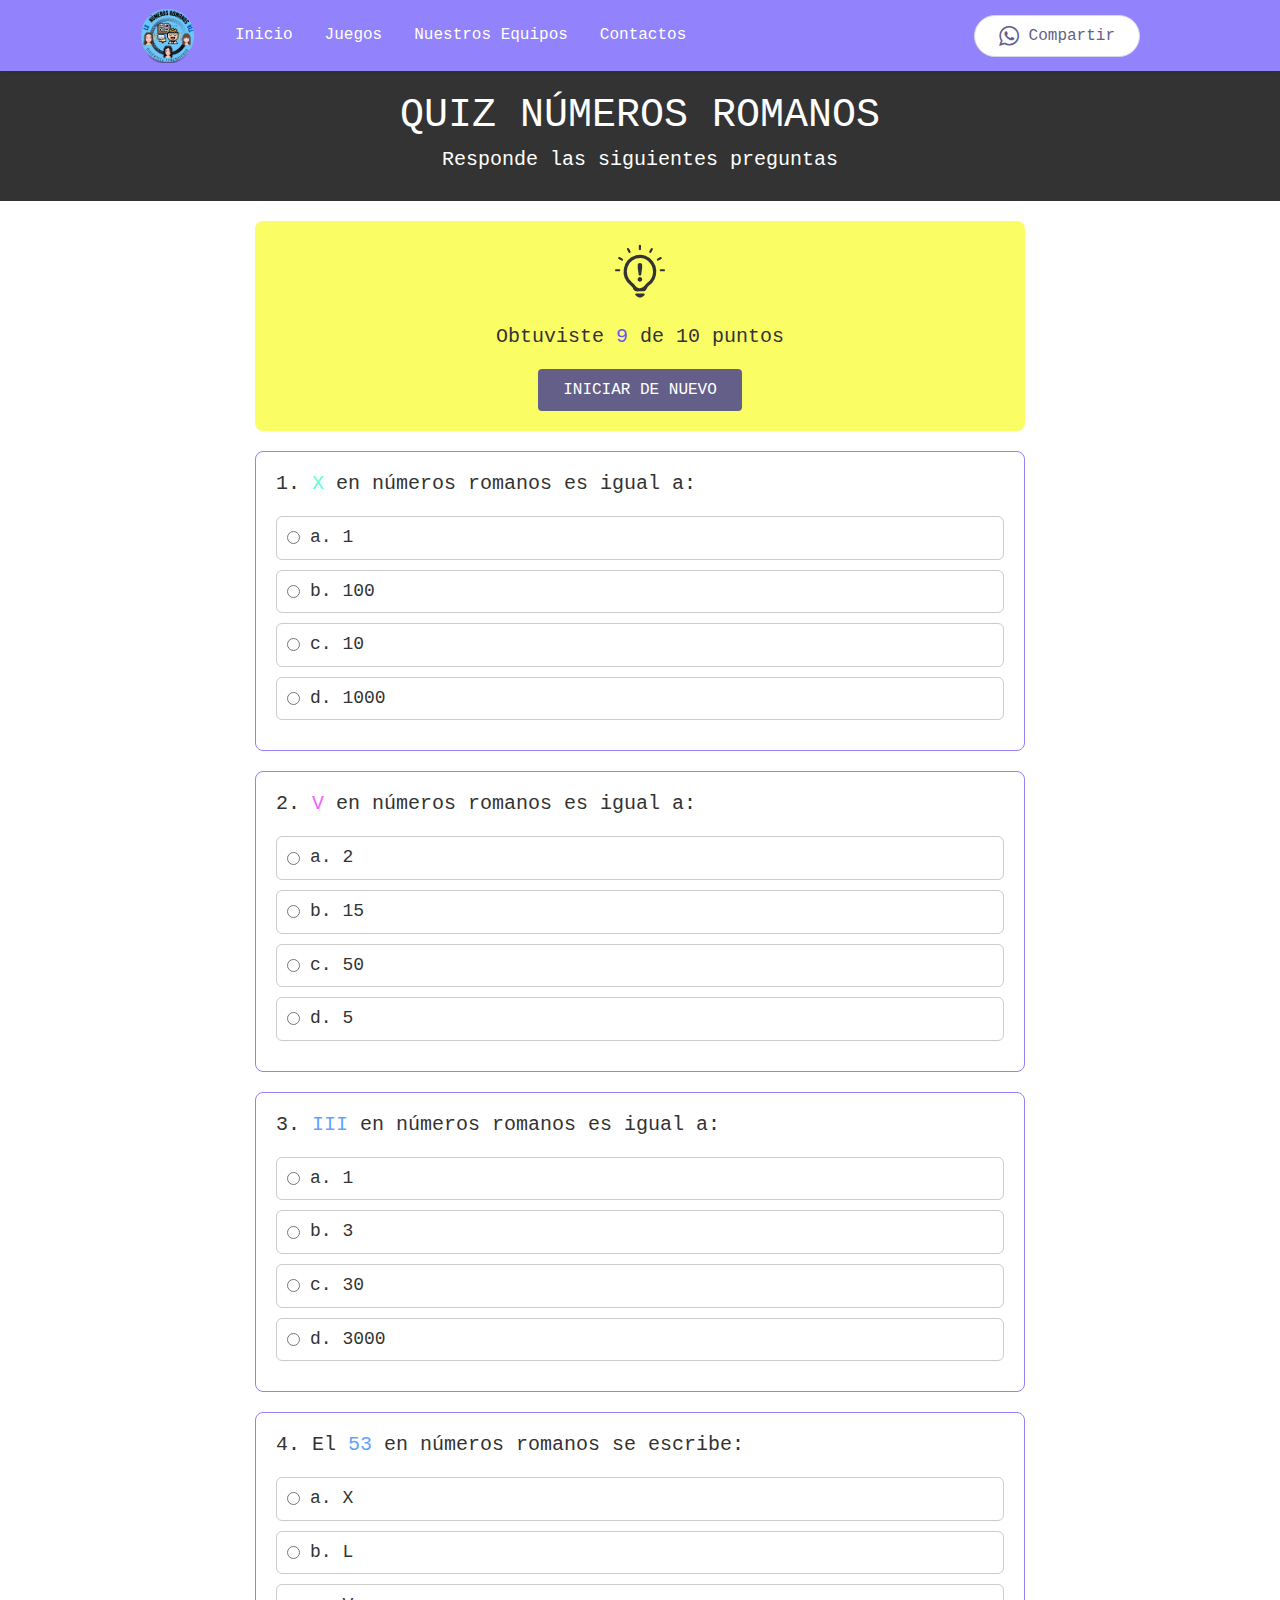
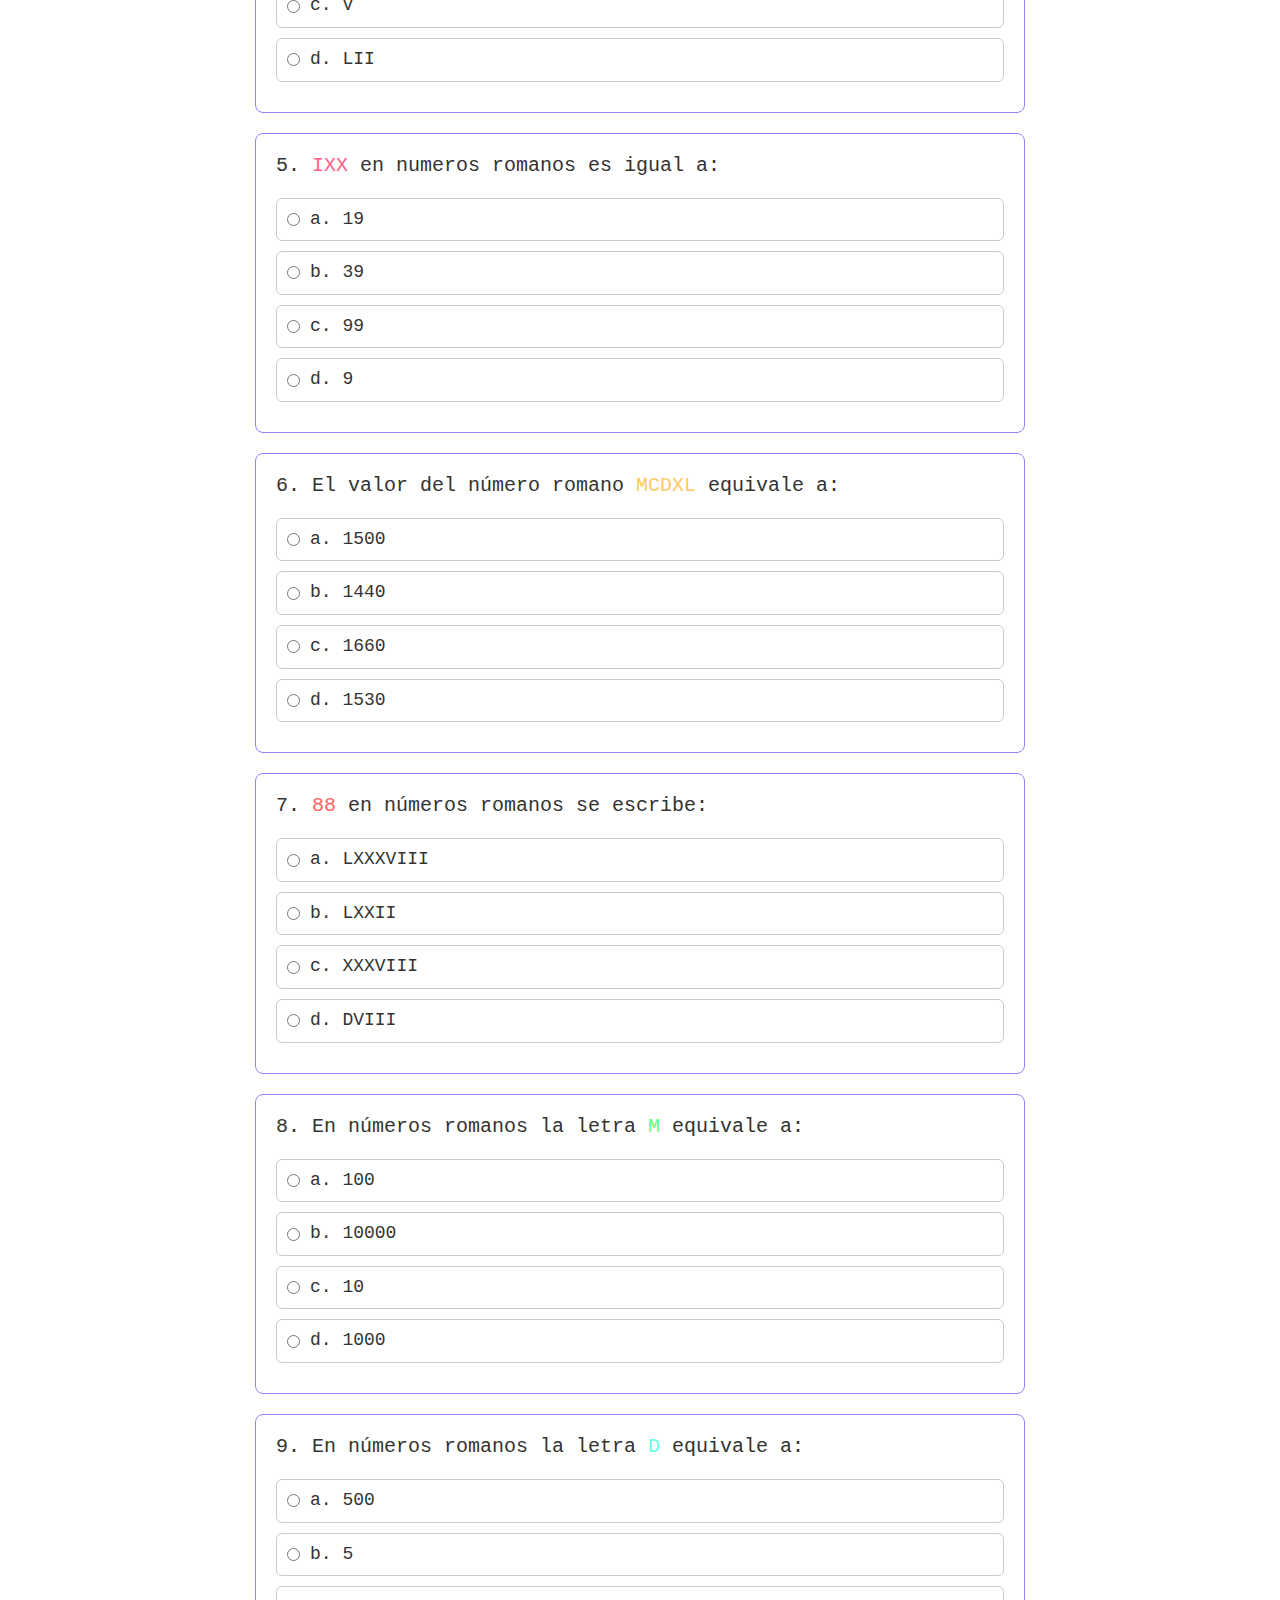
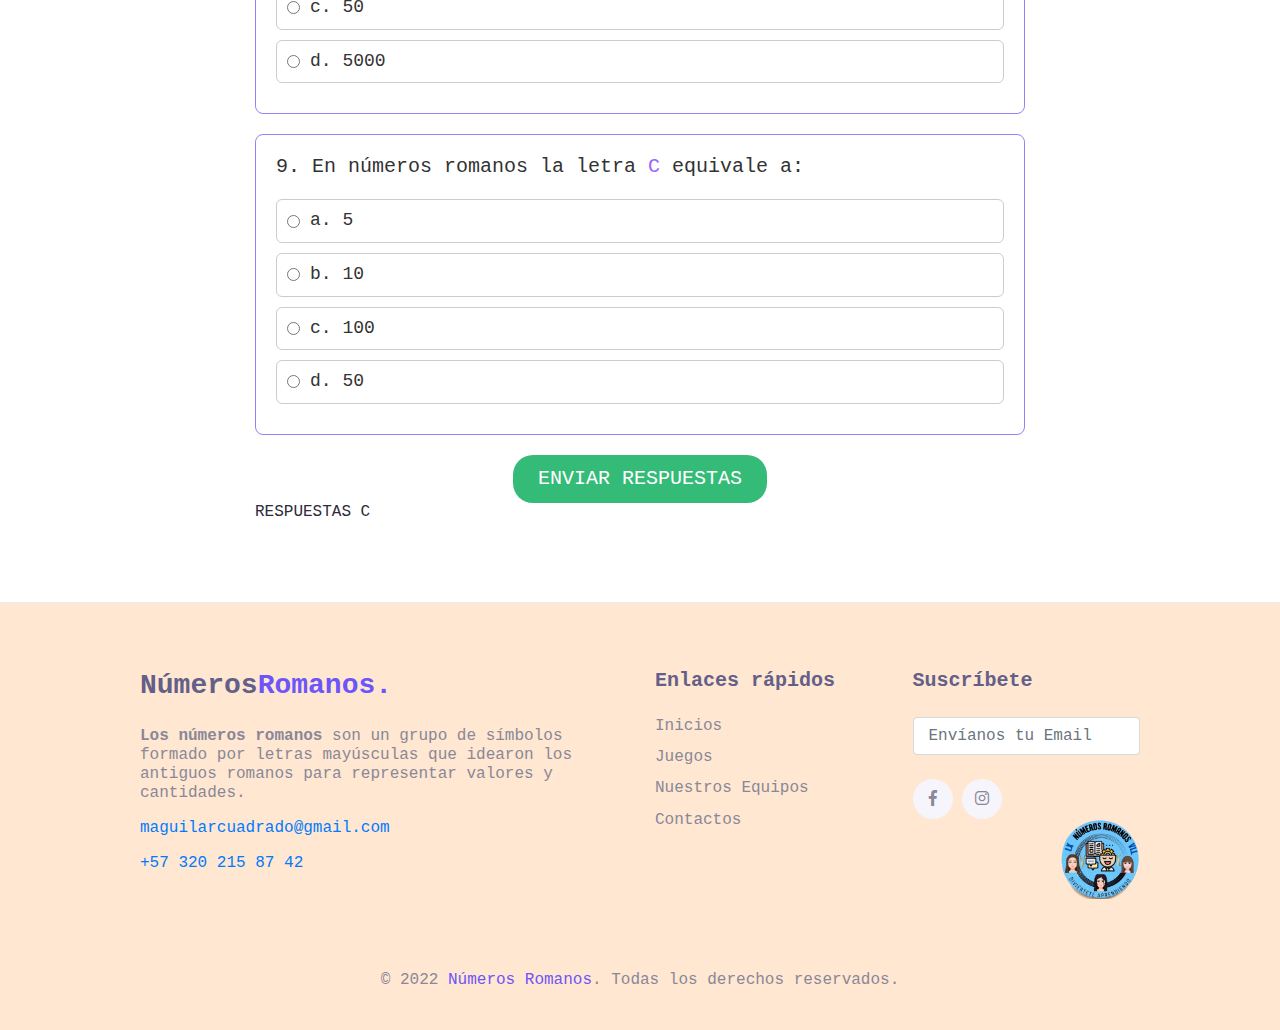
<file: page-quiz.html>
<!DOCTYPE html>
<html lang="en">

<head>
  <meta charset="UTF-8">
  <meta name="viewport" content="width=device-width, initial-scale=1.0">

  <meta http-equiv="X-UA-Compatible" content="IE=edge">

  <meta name="copyright" content="MACode ID, https://macodeid.com">

  <title>Números Romanos.</title>

  <link rel="stylesheet" href="assets/vendor/animate/animate.css">
  <link rel="stylesheet" href="assets/css/bootstrap.css">
  <link rel="stylesheet" href="css/main.css">
  <link rel="stylesheet" href="assets/css/maicons.css">
  <link rel="stylesheet" href="assets/vendor/owl-carousel/css/owl.carousel.css">
  <link rel="stylesheet" href="assets/css/theme.css">
  <link rel="stylesheet" href="icons/icofont/icofont.min.css">
  <link rel="shortcut icon" href="img/favicon.png" style="background-color: bisque;">
</head>

<body class="text-code">

  <!-- Back to top button -->
  <div class="back-to-top"></div>

  <header>
    <nav class="navbar navbar-expand-lg navbar-light shadow-sm">
      <div class="container">
        <a href="index.html" class="img-log">
          <img src="img/logoWeb.png" alt="">
        </a>

        <button class="navbar-toggler" data-toggle="collapse" data-target="#navbarContent" aria-controls="navbarContent"
          aria-expanded="false" aria-label="Toggle navigation">
          <span class="navbar-toggler-icon"></span>
        </button>

        <div class="navbar-collapse collapse" id="navbarContent">
          <ul class="navbar-nav ml-lg-4 pt-3 pt-lg-0">
            <li class="nav-item">
              <a href="index.html" class="nav-link">Inicio</a>
            </li>
            <li class="nav-item">
              <a href="page-juegos.html" class="nav-link">Juegos</a>
            </li>
            <li class="nav-item">
              <a href="index.html#about" class="nav-link">Nuestros Equipos</a>
            </li>
            <li class="nav-item">
              <a href="index.html#contact" class="nav-link">Contactos</a>
            </li>
          </ul>
          <div class="ml-auto">
            <a href="#" class="btn btn-outline rounded-pill ruta" target="_blank"><i class="icofont-brand-whatsapp"
                style="font-size: 20px;"></i>&nbsp;Compartir</a>
          </div>
        </div>
      </div>
    </nav>
  </header>

  <div class="container-title">
    <div class="title text-center">
      <h1>QUIZ NÚMEROS ROMANOS</h1>
      <h5>Responde las siguientes preguntas</h5>
    </div>
  </div>

  <main>
    <div class="page-section" id="quiz">
      <div class="container" style="width: 800px;">

        <section class="result text-center" style="background-color: rgb(251, 253, 101); border: 0px;">
          <div class="card-body">
            <i class="icofont-bulb-alt"></i>
            <h5 class="mt-4">Obtuviste <span class="num-result">9</span> de 10 puntos</h5>
            <button class="btn btn-secondary" id="reloadPage">INICIAR DE NUEVO</button>
          </div>
        </section>


        <section id="numPregunta">
          <div class="card-body">
            <h5>1. <span style="color: rgb(97, 255, 215);">X</span> en números romanos es igual a:</h5>
            <label>
              <input type="radio" value="a" name="p1">a. 1
            </label>
            <label>
              <input type="radio" value="b" name="p1">b. 100
            </label>
            <label>
              <input type="radio" value="c" name="p1">c. 10
            </label>
            <label>
              <input type="radio" value="d" name="p1">d. 1000
            </label>
          </div>
        </section>
        <section id="numPregunta">
          <div class="card-body">
            <h5>2. <span style="color: rgb(242, 97, 255);">V</span> en números romanos es igual a:</h5>
            <label>
              <input type="radio" value="a" name="p2">a. 2
            </label>
            <label>
              <input type="radio" value="b" name="p2">b. 15
            </label>
            <label>
              <input type="radio" value="c" name="p2">c. 50
            </label>
            <label>
              <input type="radio" value="d" name="p2">d. 5
            </label>
          </div>
        </section>
        <section id="numPregunta">
          <div class="card-body">
            <h5>3. <span style="color: rgb(97, 165, 255);">III</span> en números romanos es igual a:</h5>
            <label>
              <input type="radio" value="a" name="p3">a. 1
            </label>
            <label>
              <input type="radio" value="b" name="p3">b. 3
            </label>
            <label>
              <input type="radio" value="c" name="p3">c. 30
            </label>
            <label>
              <input type="radio" value="d" name="p3">d. 3000
            </label>
          </div>
        </section>
        <section id="numPregunta">
          <div class="card-body">
            <h5>4. El <span style="color: rgb(97, 165, 255);">53</span> en números romanos se escribe:</h5>
            <label>
              <input type="radio" value="a" name="p4">a. X
            </label>
            <label>
              <input type="radio" value="b" name="p4">b. L
            </label>
            <label>
              <input type="radio" value="c" name="p4">c. V
            </label>
            <label>
              <input type="radio" value="d" name="p4">d. LII
            </label>
          </div>
        </section>
        <section id="numPregunta">
          <div class="card-body">
            <h5>5. <span style="color: rgb(255, 97, 136);">IXX</span> en numeros romanos es igual a:</h5>
            <label>
              <input type="radio" value="a" name="p5">a. 19
            </label>
            <label>
              <input type="radio" value="b" name="p5">b. 39
            </label>
            <label>
              <input type="radio" value="c" name="p5">c. 99
            </label>
            <label>
              <input type="radio" value="d" name="p5">d. 9
            </label>
          </div>
        </section>
        <section id="numPregunta">
          <div class="card-body">
            <h5>6. El valor del número romano <span style="color: rgb(255, 200, 97);">MCDXL</span> equivale a:</h5>
            <label>
              <input type="radio" value="a" name="p6">a. 1500
            </label>
            <label>
              <input type="radio" value="b" name="p6">b. 1440
            </label>
            <label>
              <input type="radio" value="c" name="p6">c. 1660
            </label>
            <label>
              <input type="radio" value="d" name="p6">d. 1530
            </label>
          </div>
        </section>
        <section id="numPregunta">
          <div class="card-body">
            <h5>7. <span style="color: rgb(255, 97, 97);">88</span> en números romanos se escribe:</h5>
            <label>
              <input type="radio" value="a" name="p7">a. LXXXVIII
            </label>
            <label>
              <input type="radio" value="b" name="p7">b. LXXII
            </label>
            <label>
              <input type="radio" value="c" name="p7">c. XXXVIII
            </label>
            <label>
              <input type="radio" value="d" name="p7">d. DVIII
            </label>
          </div>
        </section>
        <section id="numPregunta">
          <div class="card-body">
            <h5>8. En números romanos la letra <span style="color: rgb(97, 255, 118);">M</span> equivale a:</h5>
            <label>
              <input type="radio" value="a" name="p8">a. 100
            </label>
            <label>
              <input type="radio" value="b" name="p8">b. 10000
            </label>
            <label>
              <input type="radio" value="c" name="p8">c. 10
            </label>
            <label>
              <input type="radio" value="d" name="p8">d. 1000
            </label>
          </div>
        </section>
        <section id="numPregunta">
          <div class="card-body">
            <h5>9. En números romanos la letra <span style="color: rgb(97, 255, 229);">D</span> equivale a:</h5>
            <label>
              <input type="radio" value="a" name="p9">a. 500
            </label>
            <label>
              <input type="radio" value="b" name="p9">b. 5
            </label>
            <label>
              <input type="radio" value="c" name="p9">c. 50
            </label>
            <label>
              <input type="radio" value="d" name="p9">d. 5000
            </label>
          </div>
        </section>
        <section id="numPregunta">
          <div class="card-body">
            <h5>9. En números romanos la letra <span style="color: rgb(158, 97, 255);">C</span> equivale a:</h5>
            <label>
              <input type="radio" value="a" name="p9">a. 5
            </label>
            <label>
              <input type="radio" value="b" name="p9">b. 10
            </label>
            <label>
              <input type="radio" value="c" name="p9">c. 100
            </label>
            <label>
              <input type="radio" value="d" name="p9">d. 50
            </label>
          </div>
        </section>

        <div class="container-button">
          <button class="btn btn-success btn-lg">ENVIAR RESPUESTAS</button>
        </div>


        RESPUESTAS
        C



      </div>
    </div>
  </main>

  <footer class="page-footer" style="background-color: rgb(255, 231, 209);">
    <div class="container">
      <div class="row justify-content-center mb-5">
        <div class="col-lg-6 py-3">
          <h3>Números<span class="text-primary">Romanos.</span></h3>
          <p><span class="b">Los números romanos</span> son un grupo de símbolos formado por letras mayúsculas que
            idearon los antiguos romanos para representar valores y cantidades.</p>

          <div>
            <p style="color: #007bff;">maguilarcuadrado@gmail.com</p>
            <p style="color: #007bff;">+57 320 215 87 42</p>
          </div>
        </div>
        <div class="col-lg-3 py-3">
          <h5>Enlaces rápidos</h5>
          <ul class="footer-menu">
            <li><a href="index.html">Inicios</a></li>
            <li><a href="page-juegos.html">Juegos</a></li>
            <li><a href="index.html#about">Nuestros Equipos</a></li>
            <li><a href="index.html#contact">Contactos</a></li>
          </ul>
        </div>

        <div class="col-lg-3 py-3">
          <h5>Suscríbete</h5>
          <form action="#">
            <input type="text" class="form-control" placeholder="Envíanos tu Email">
          </form>

          <div class="sosmed-button mt-4">
            <a href="https://www.facebook.com/profile.php?id=100083688257696" target="_blank"><span
                class="mai-logo-facebook-f"></span></a>
            <a href="https://instagram.com/numerosromanos_6?igshid=YmMyMTA2M2Y=" target="_blank"><span
                class="mai-logo-instagram"></span></a>
          </div>
          <div class="text-right img-logo">
            <img src="img/logoWeb.png" alt="">
          </div>
        </div>
      </div>

      <div class="row">
        <div class="col-sm-12 text-center py-2">
          <p id="copyright">&copy; 2022 <span class="text-primary">Números Romanos</span>. Todas los derechos
            reservados.</p>
        </div>
      </div>
    </div> <!-- .container -->
  </footer> <!-- .page-footer -->

  <script>
    let ruta = document.querySelector(".ruta");
    ruta.href = `http://web.whatsapp.com/send?text=${window.location.href}`
  </script>

  <style>
    @media (min-width: 1200px) {
      .container {
        max-width: 1030px;
      }
    }
  </style>

  <script src="assets/js/jquery-3.5.1.min.js"></script>

  <script src="assets/js/bootstrap.bundle.min.js"></script>

  <script src="assets/vendor/wow/wow.min.js"></script>

  <script src="assets/vendor/owl-carousel/js/owl.carousel.min.js"></script>

  <script src="assets/vendor/waypoints/jquery.waypoints.min.js"></script>

  <script src="assets/vendor/animateNumber/jquery.animateNumber.min.js"></script>

  <script src="assets/js/google-maps.js"></script>

  <script src="assets/js/theme.js"></script>

  <!-- <script async defer src="https://maps.googleapis.com/maps/api/js?key=AIzaSyAIA_zqjFMsJM_sxP9-6Pde5vVCTyJmUHM&callback=initMap"></script> -->

  <script>

    /* js quiz */

    let reloadPage = document.getElementById("reloadPage");

    reloadPage.addEventListener("click", () => {
      location.reload();
    })



    /* js quiz */
  </script>



</body>

</html>
</file>
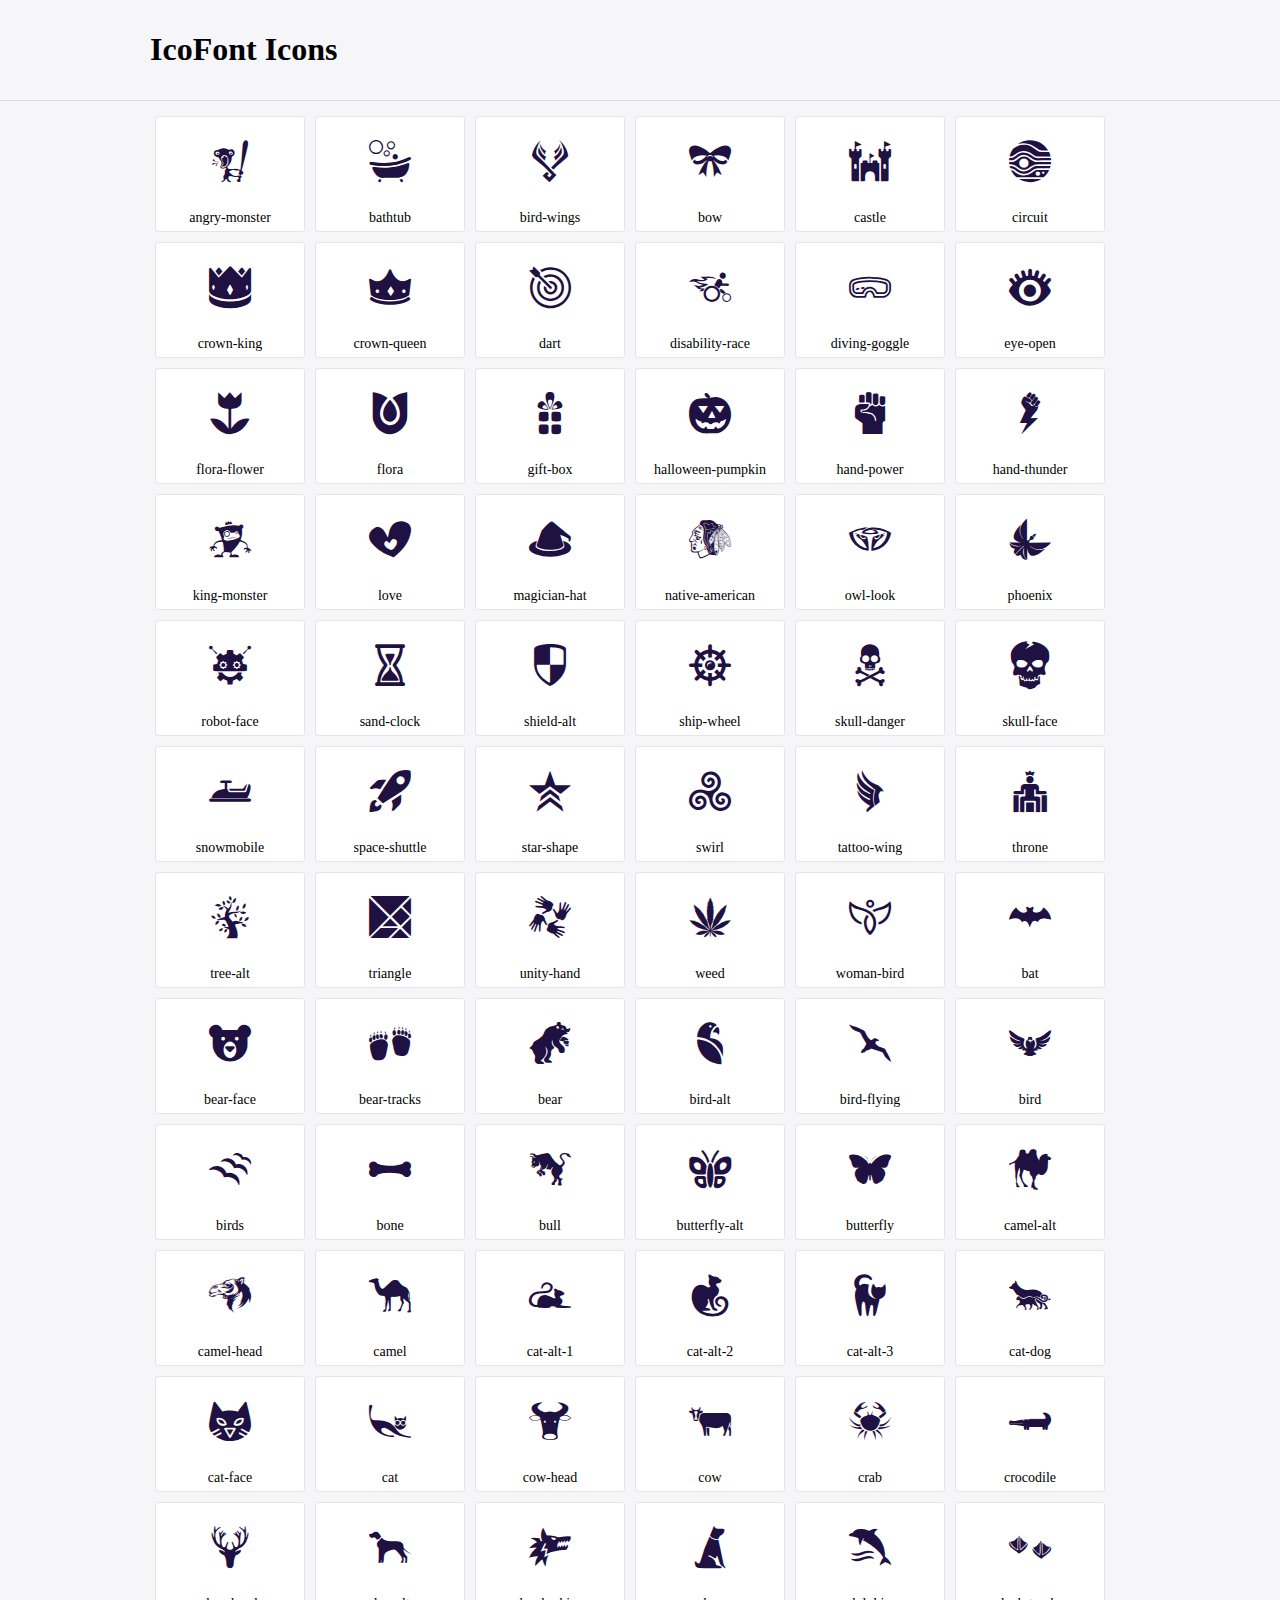
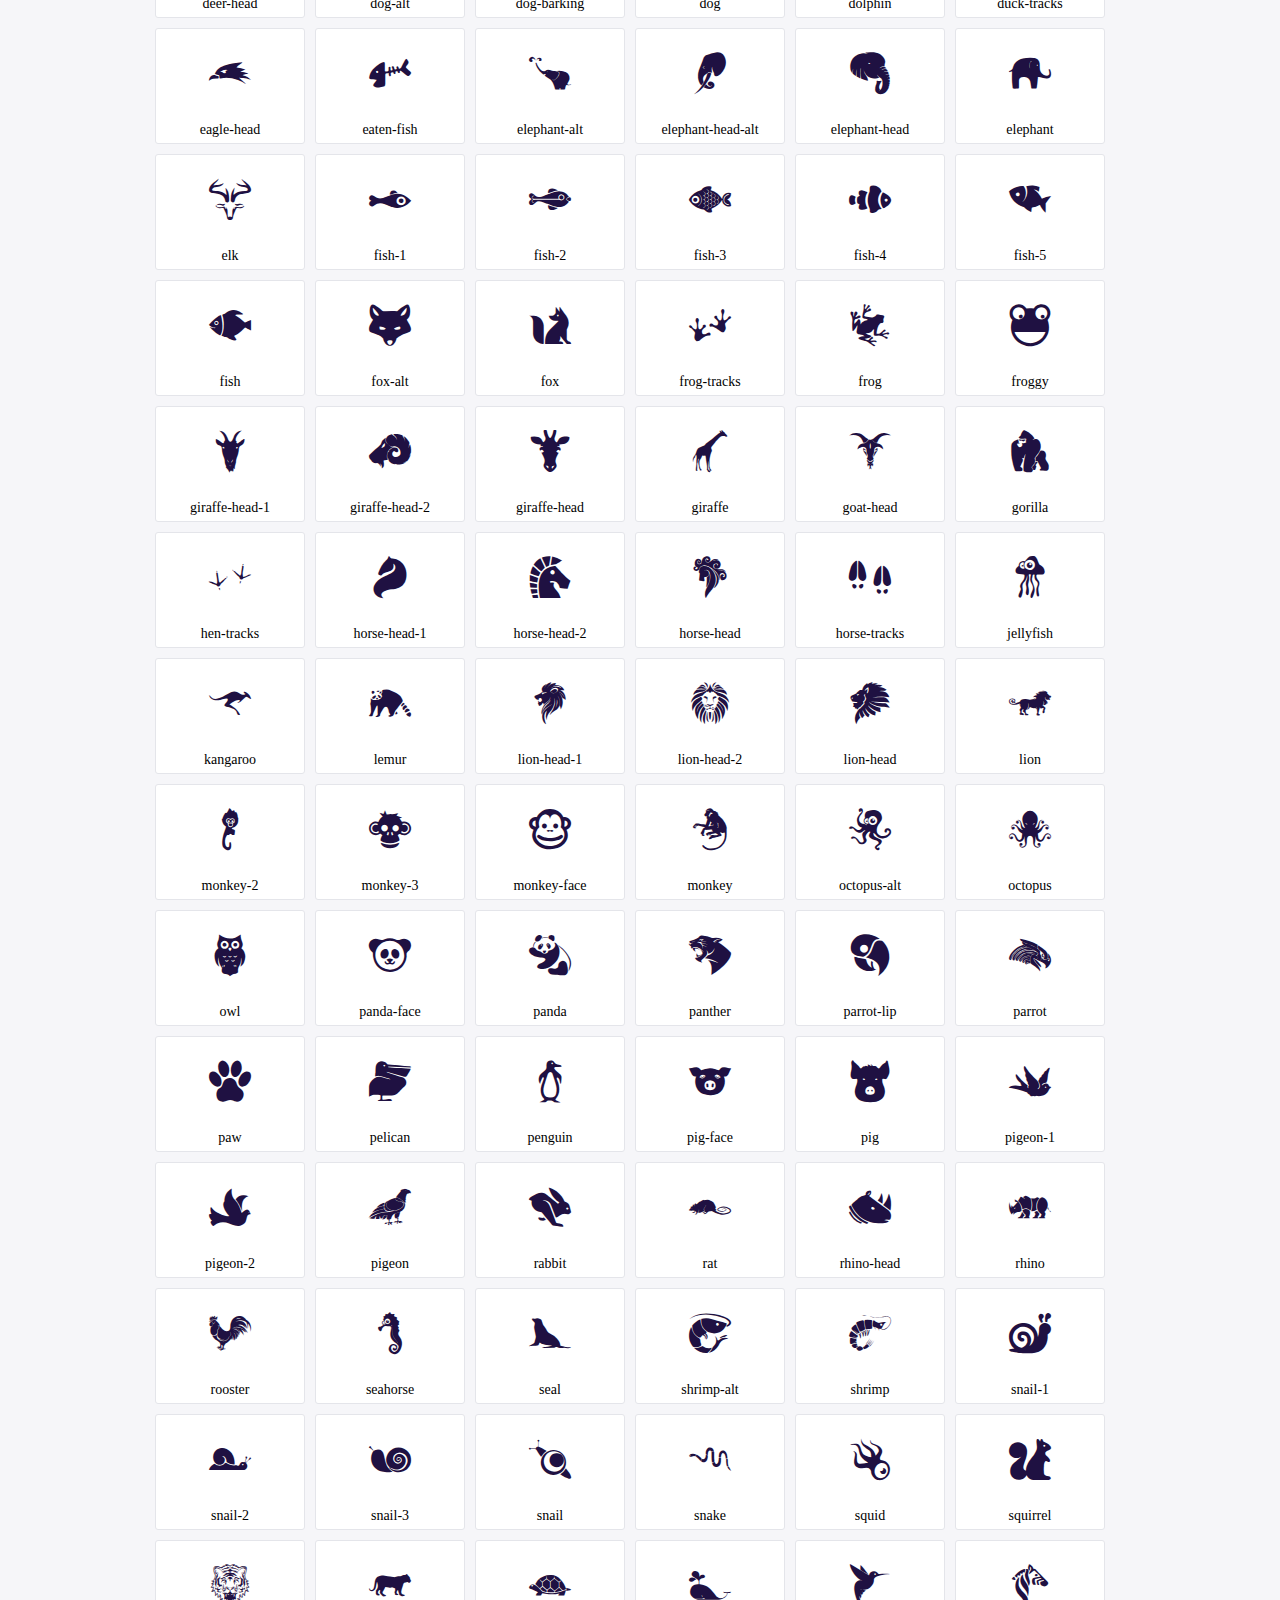
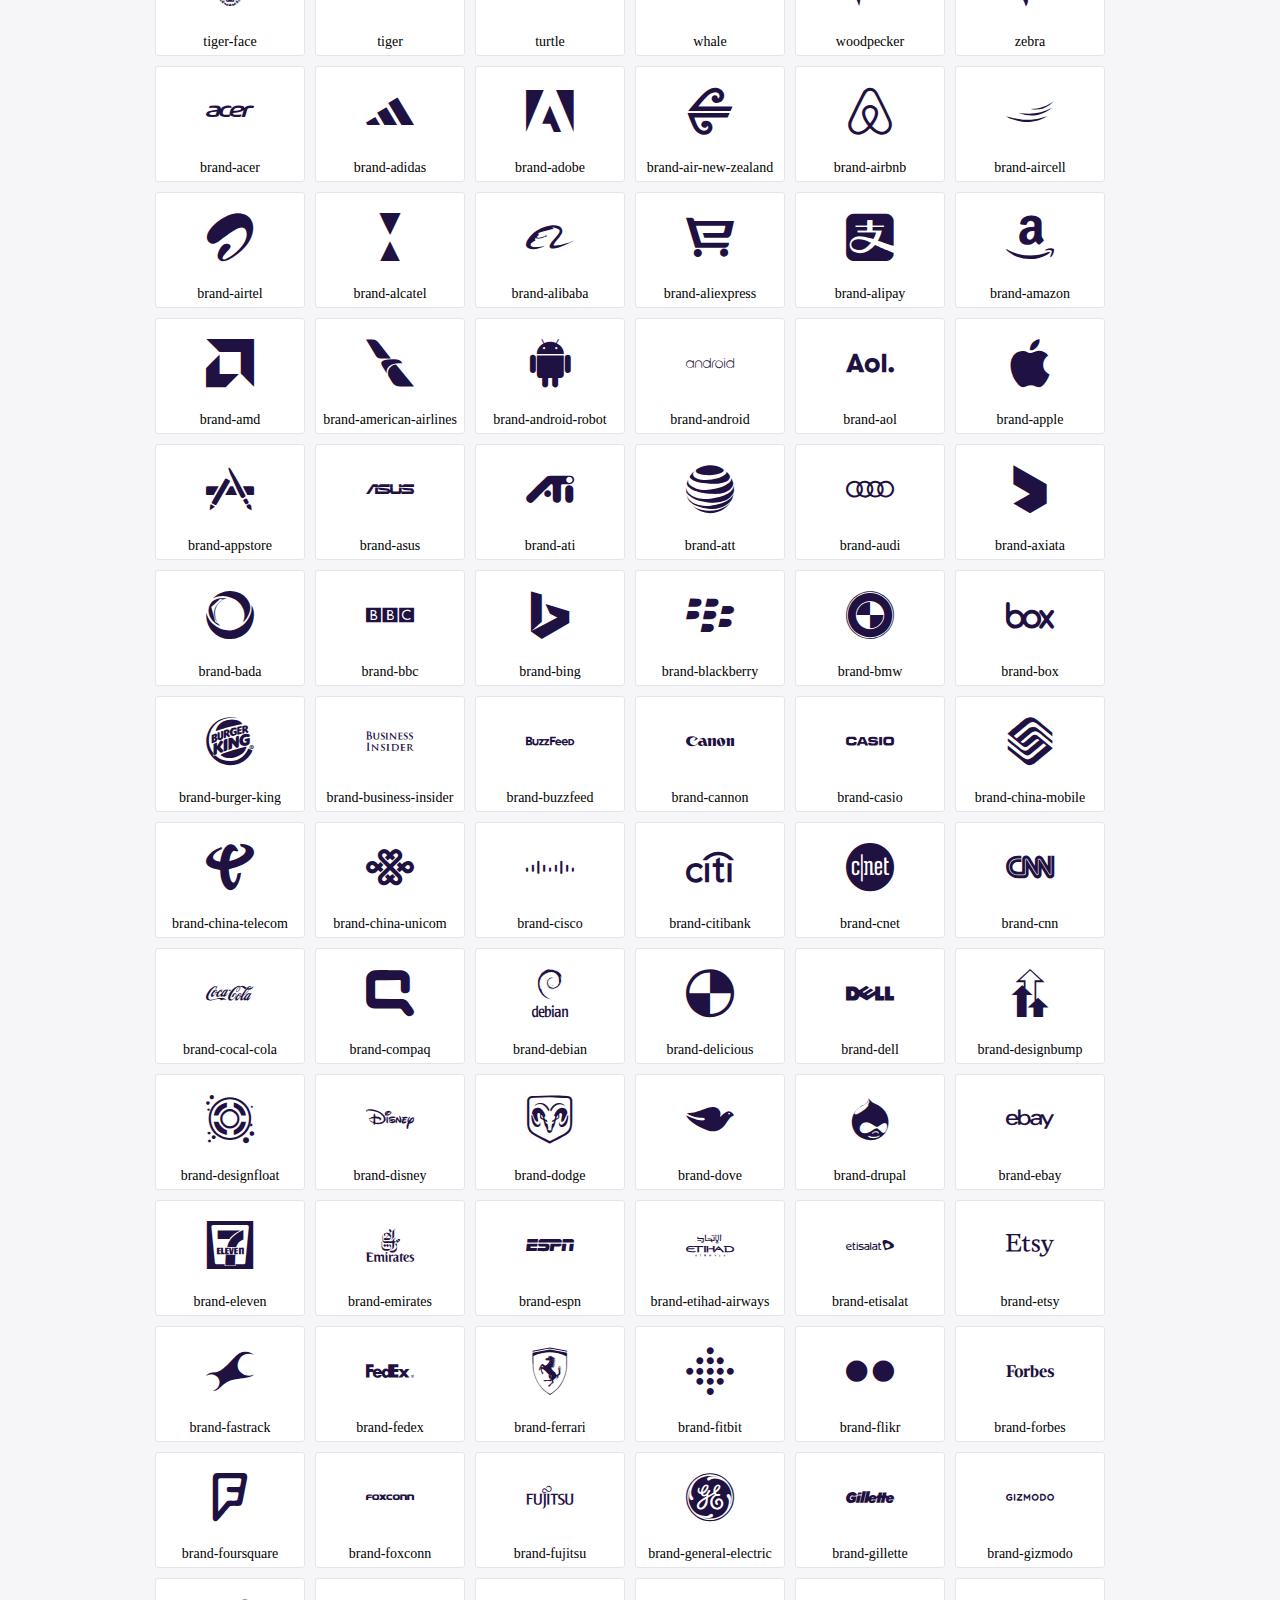
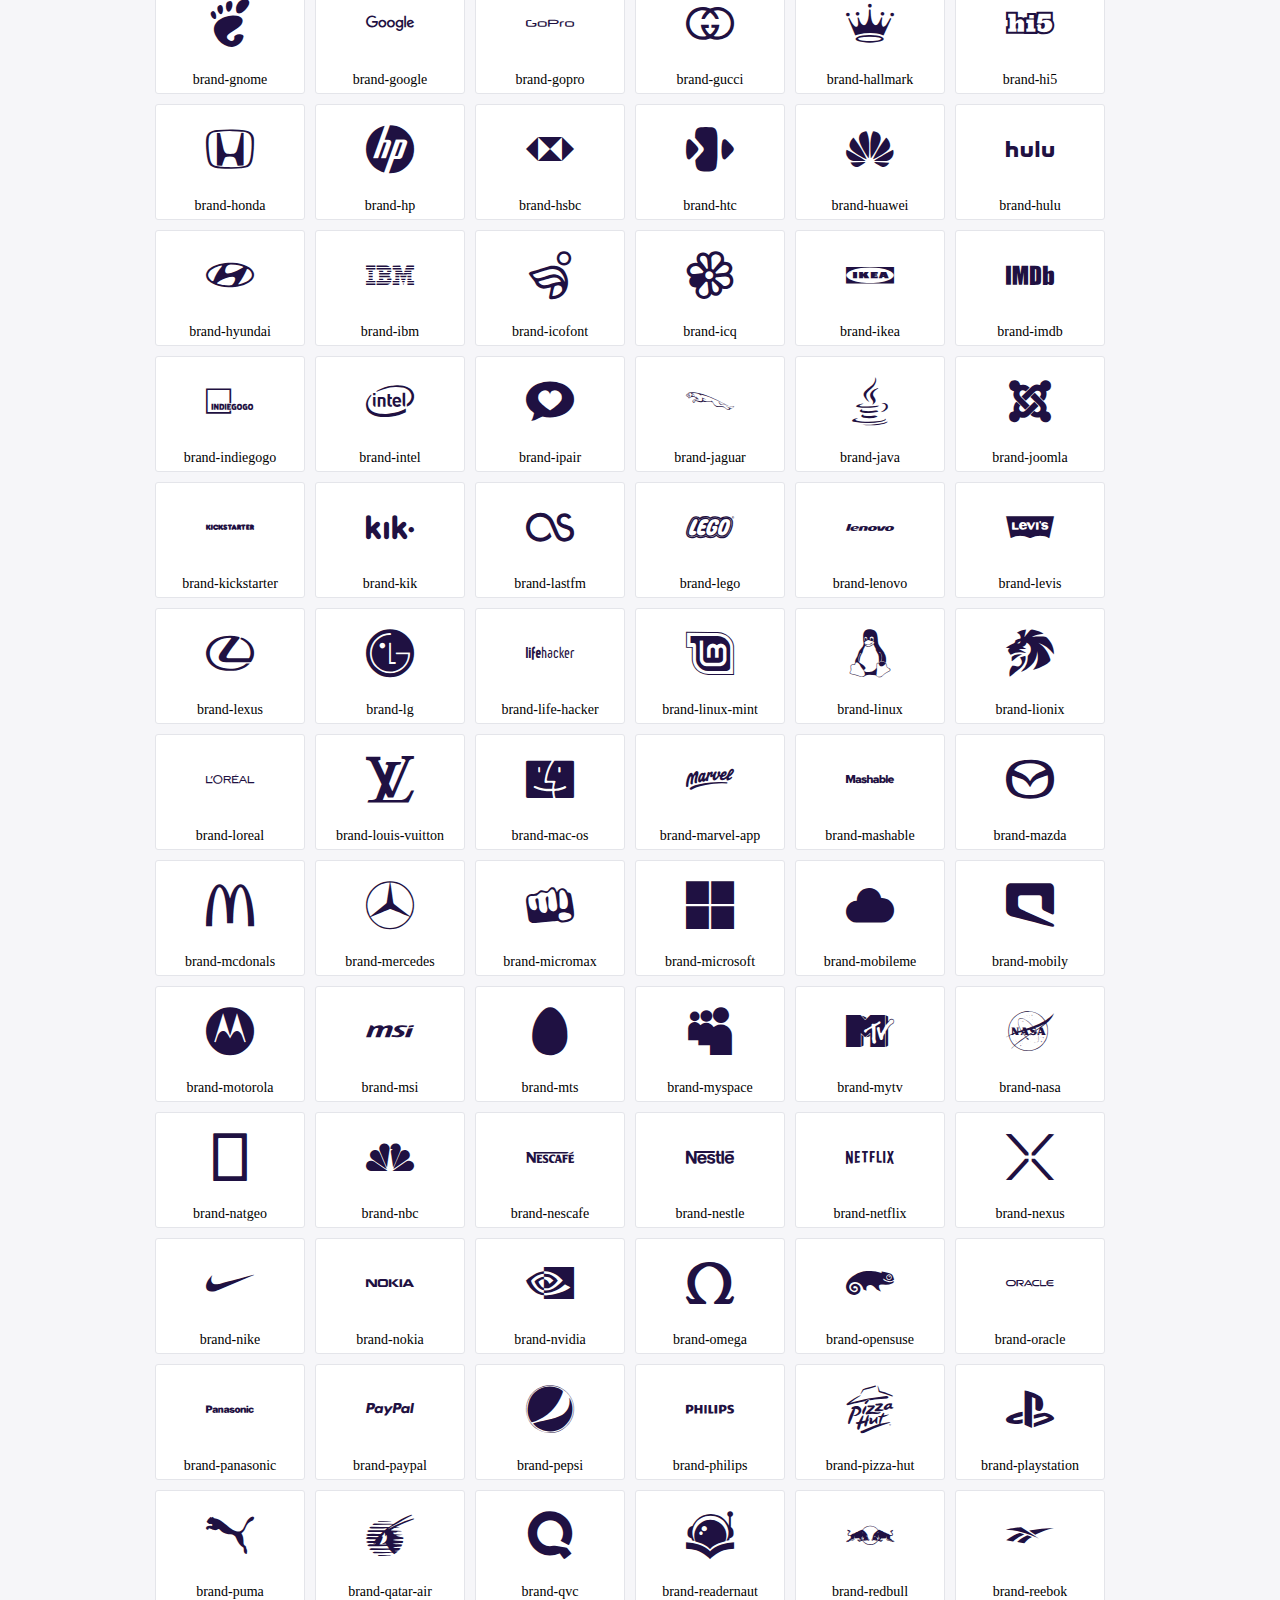
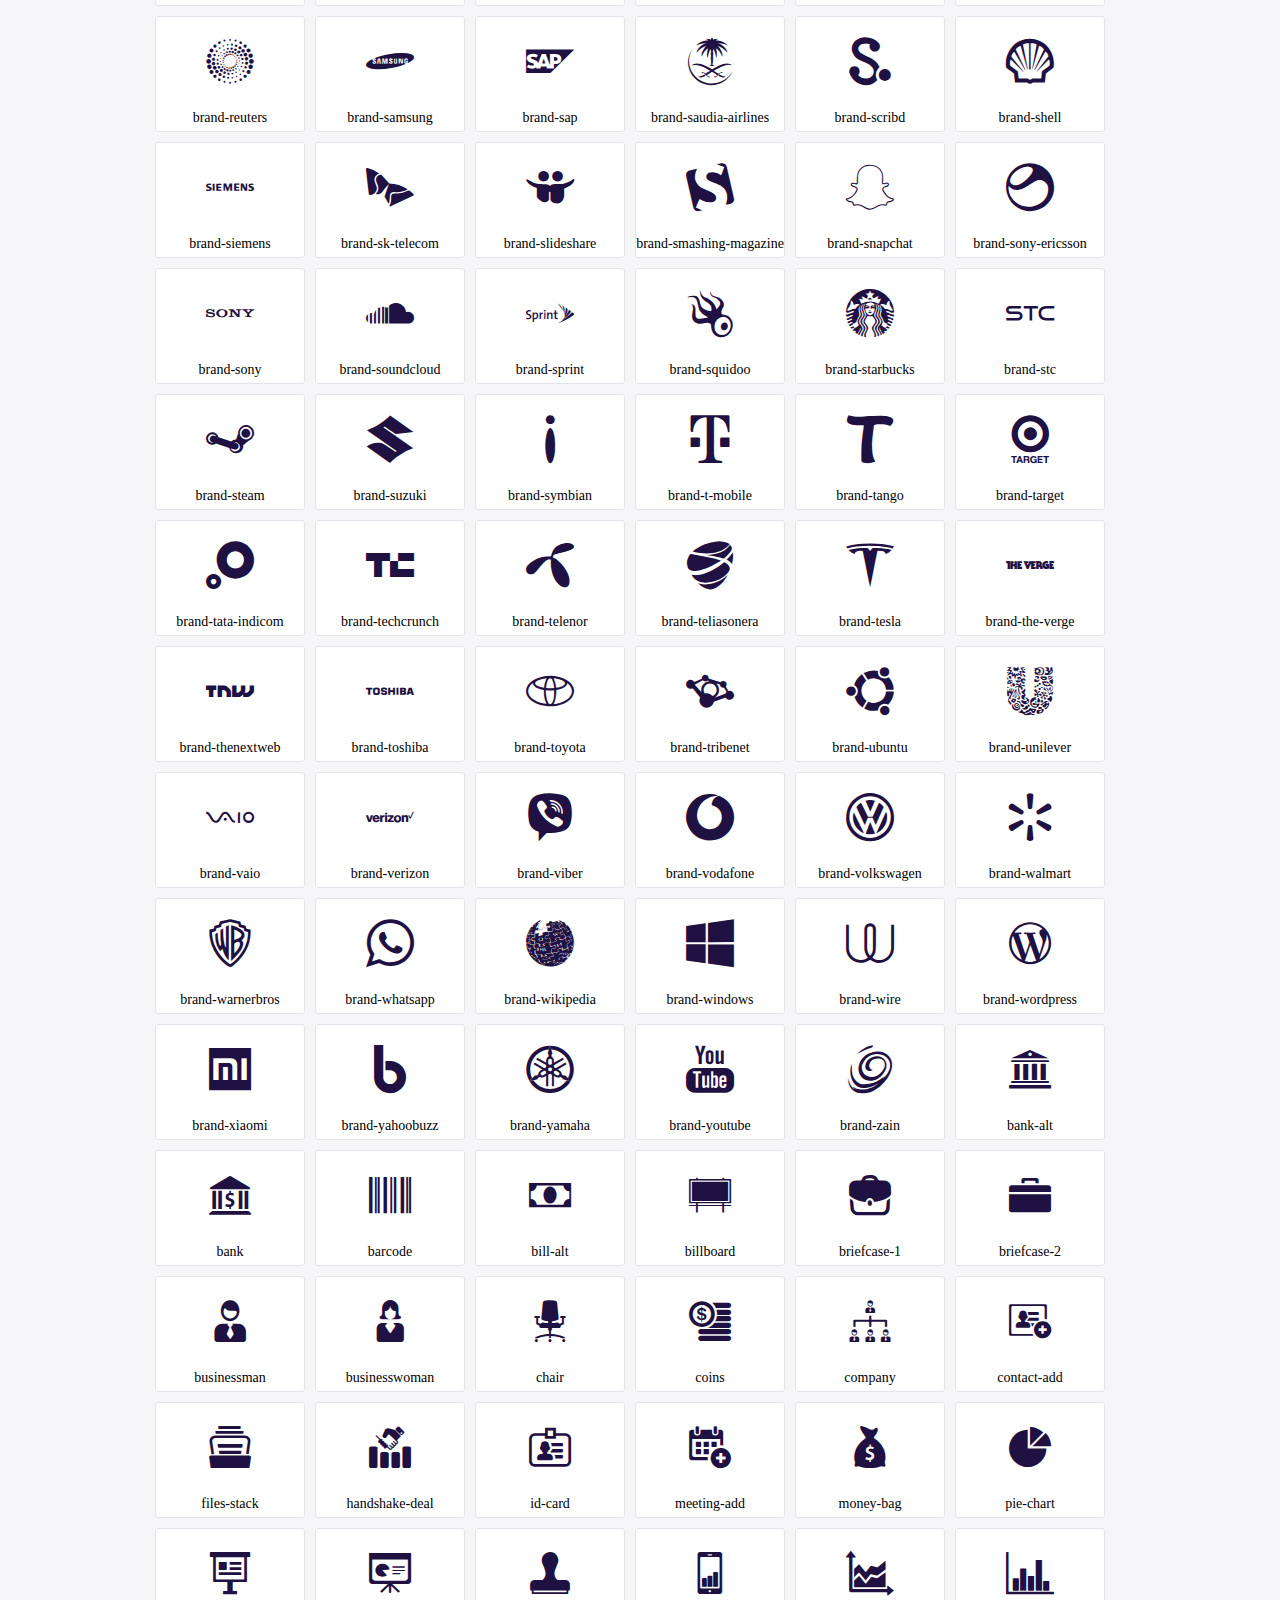
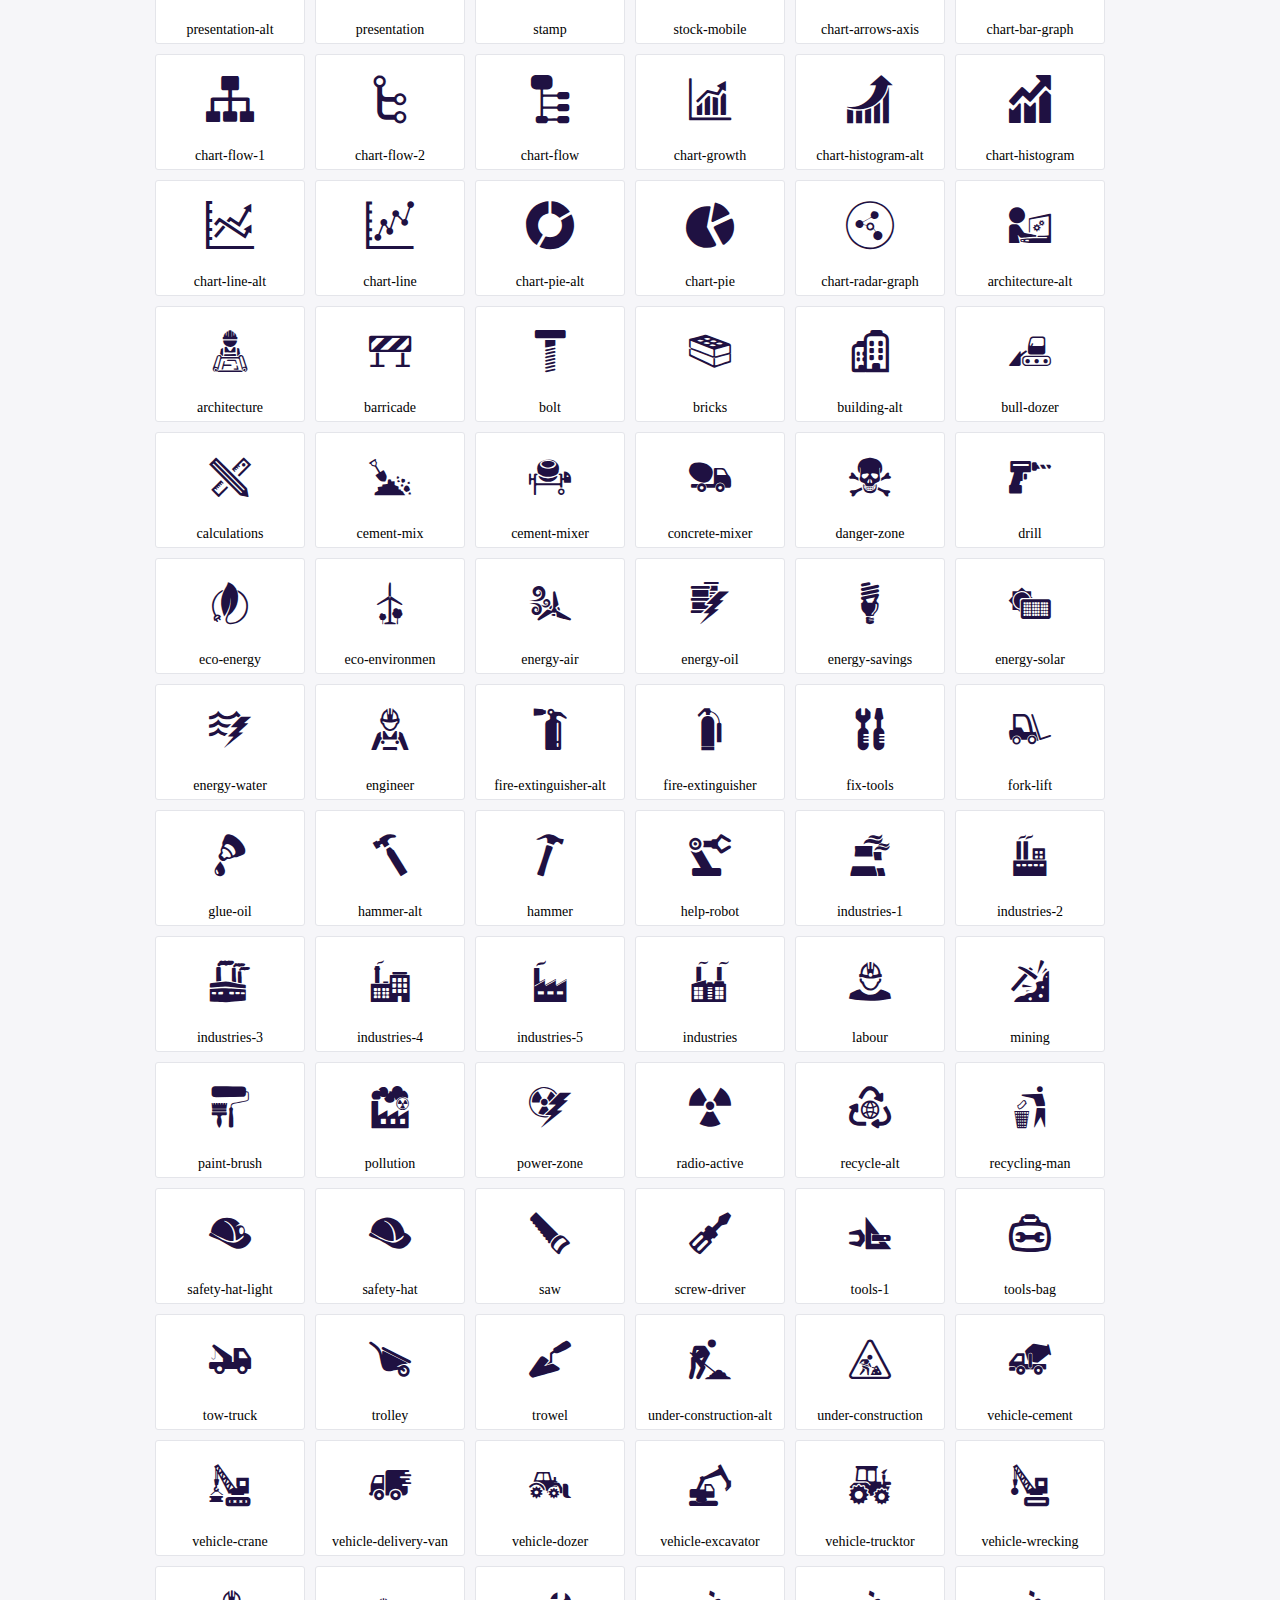
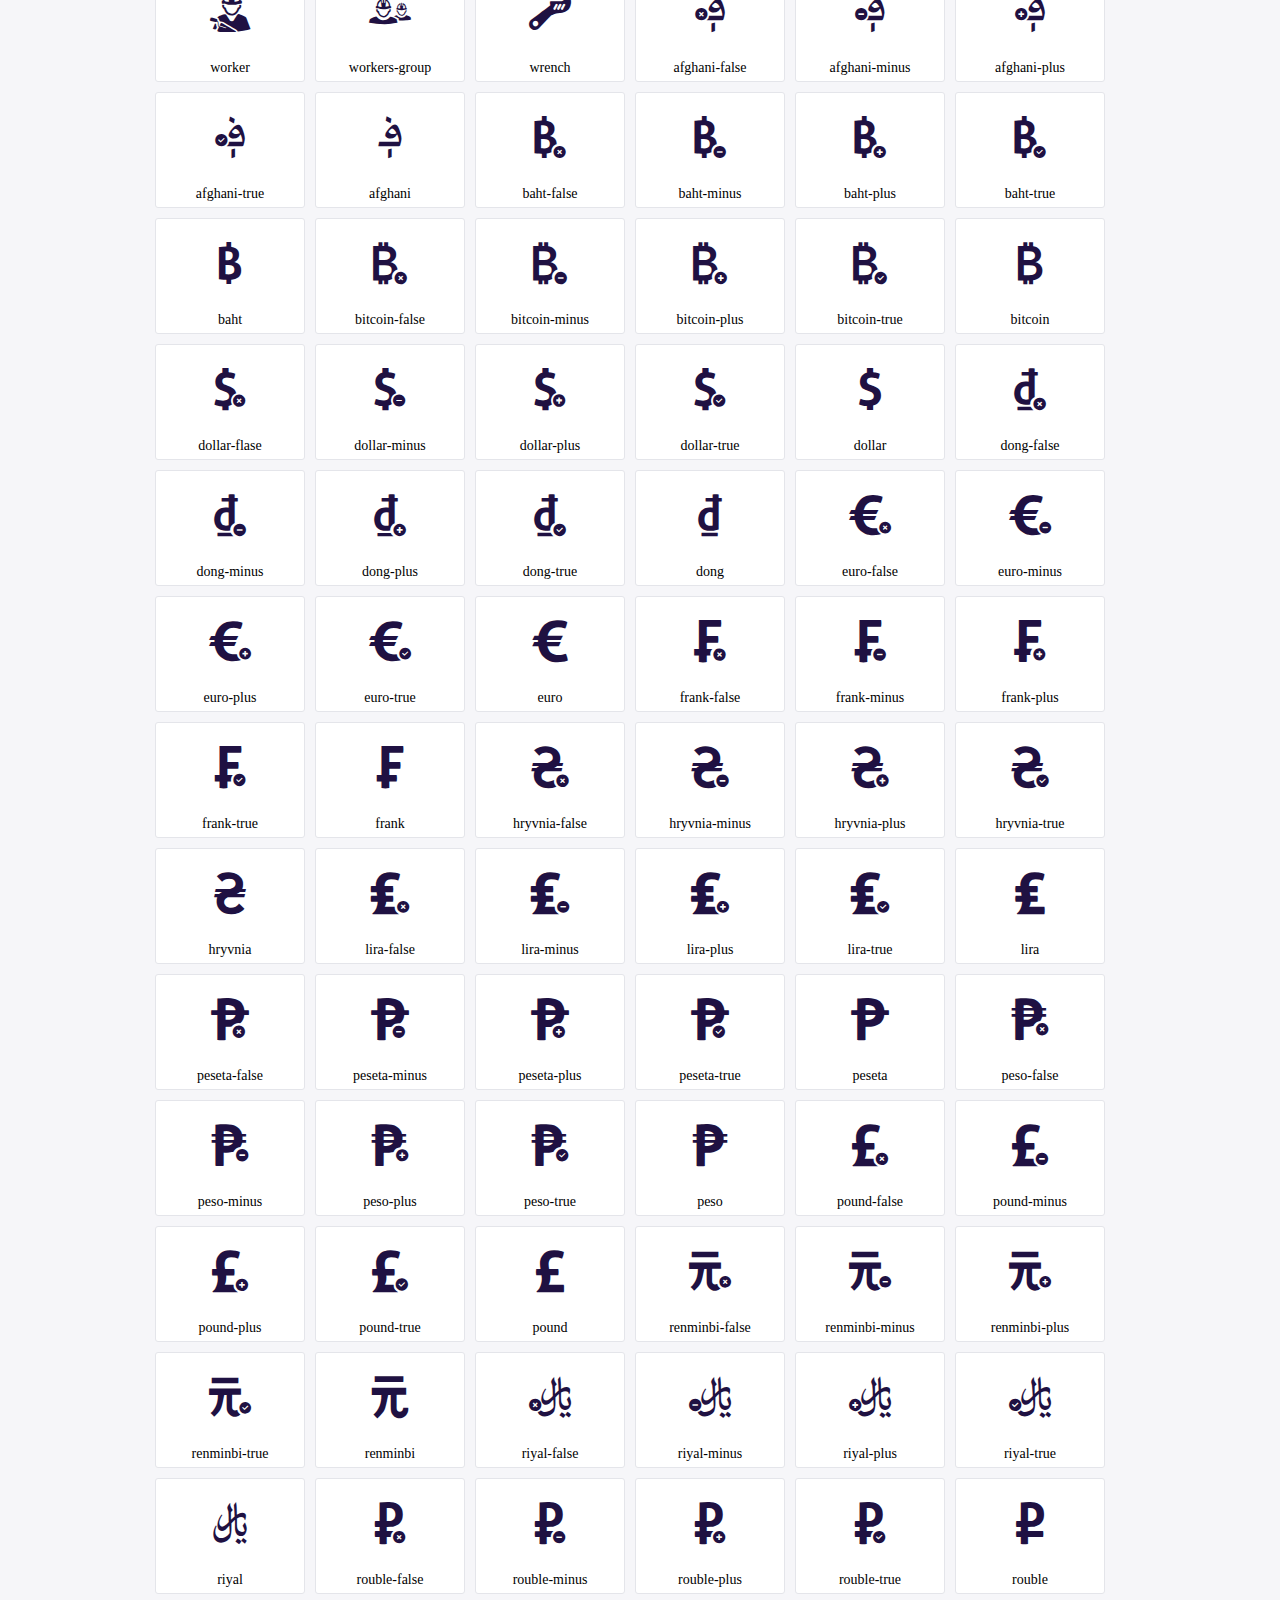
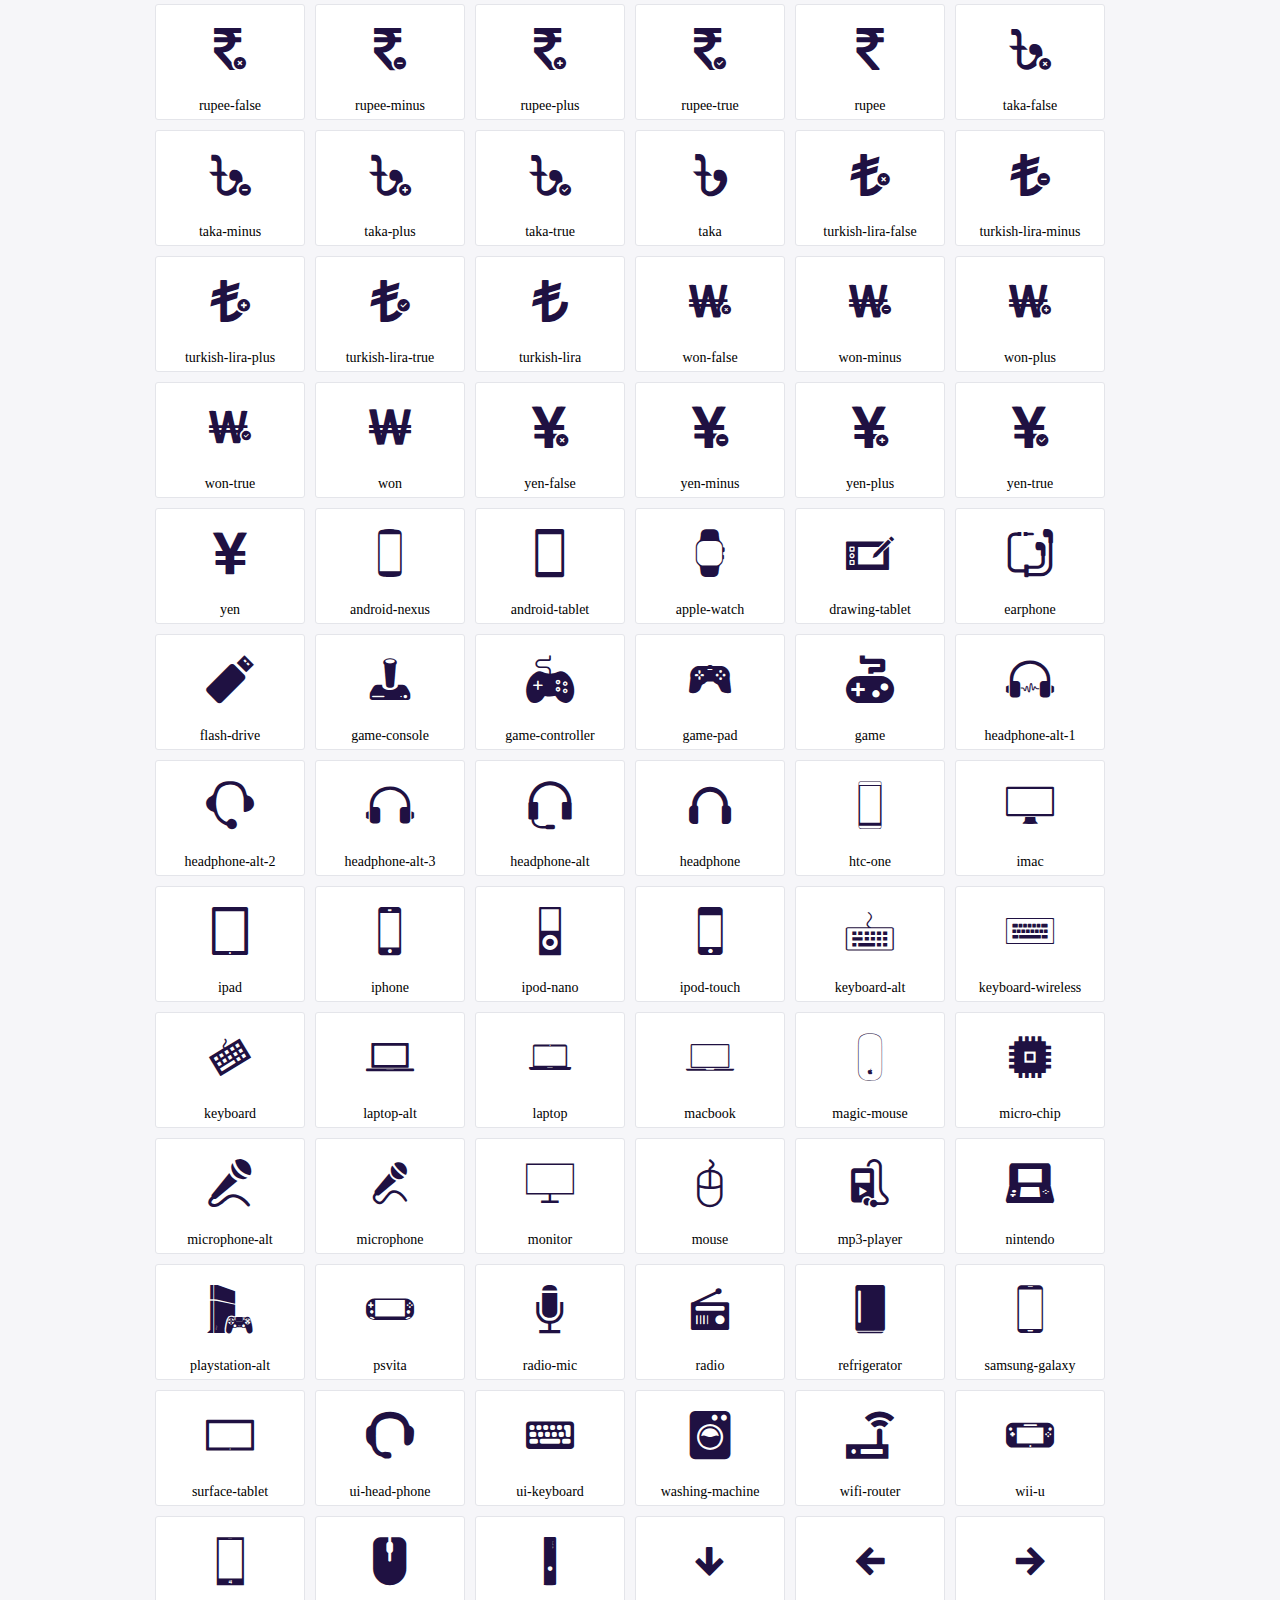
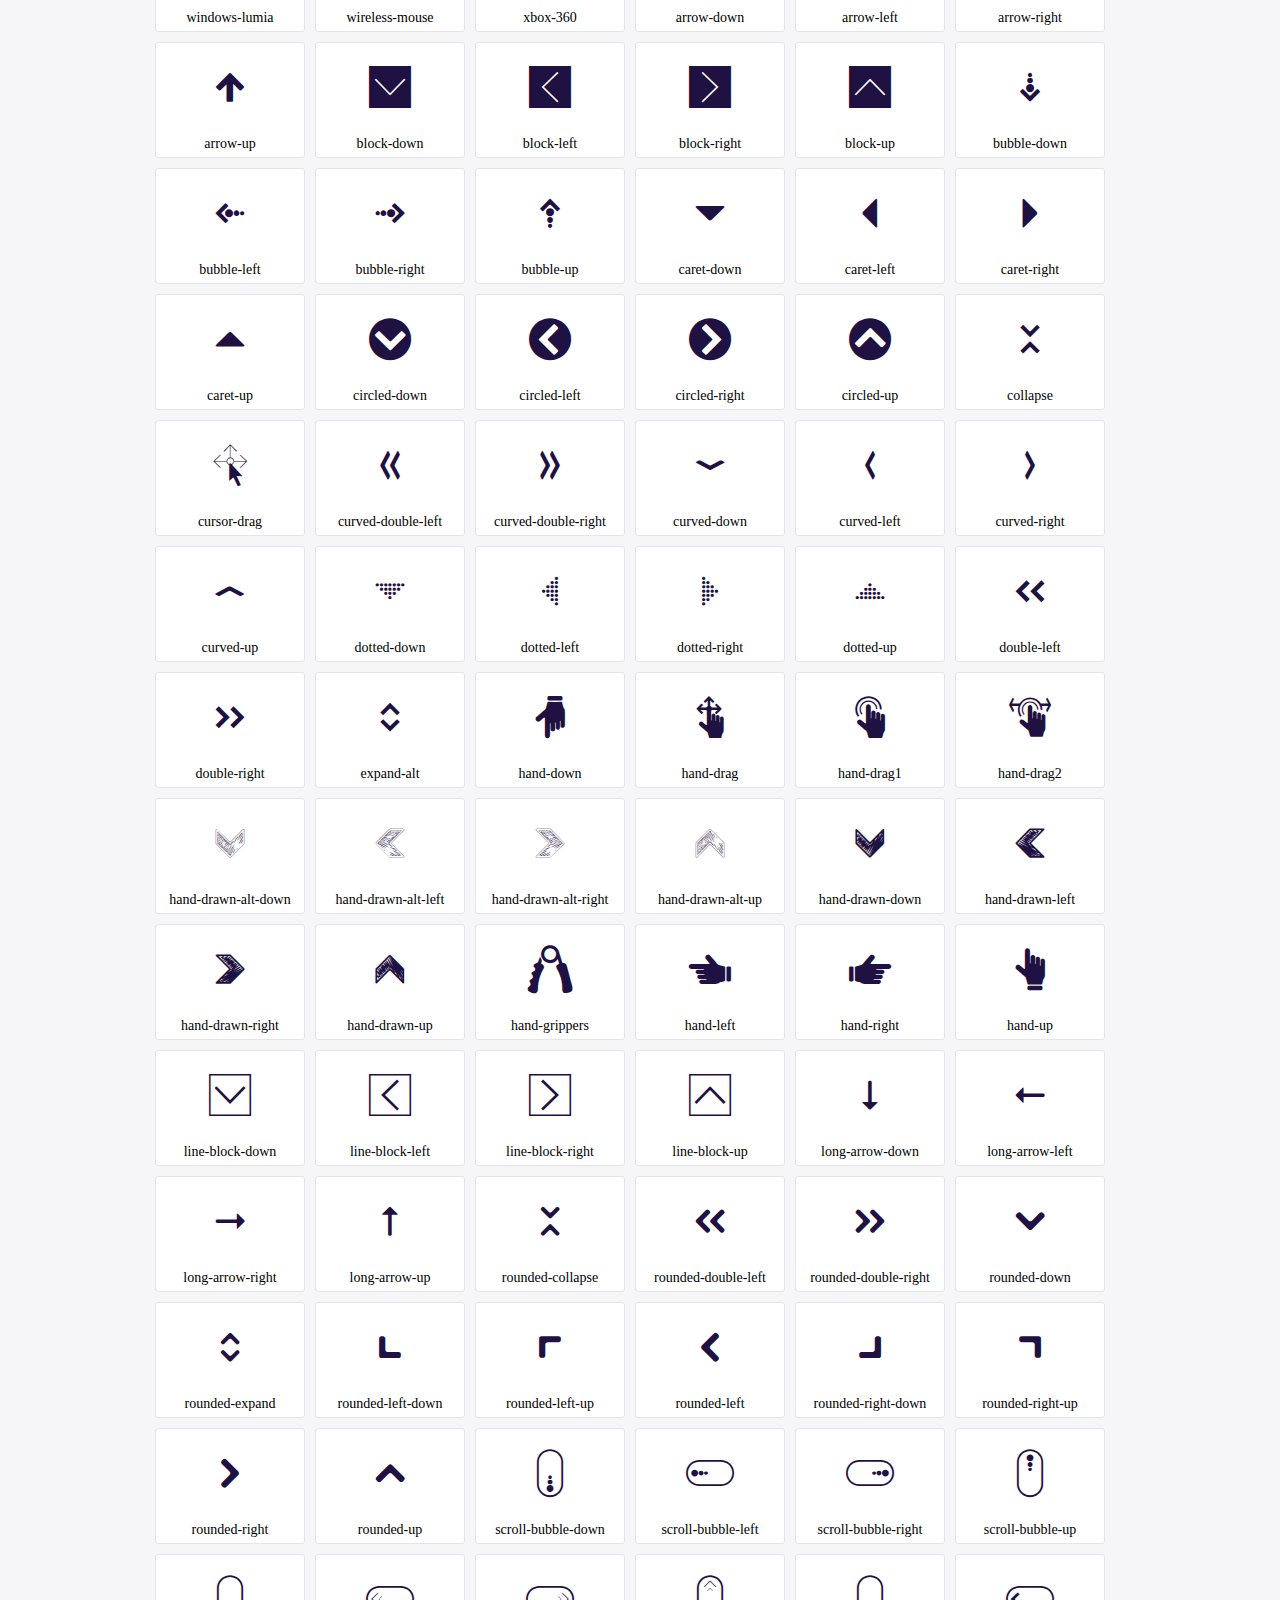
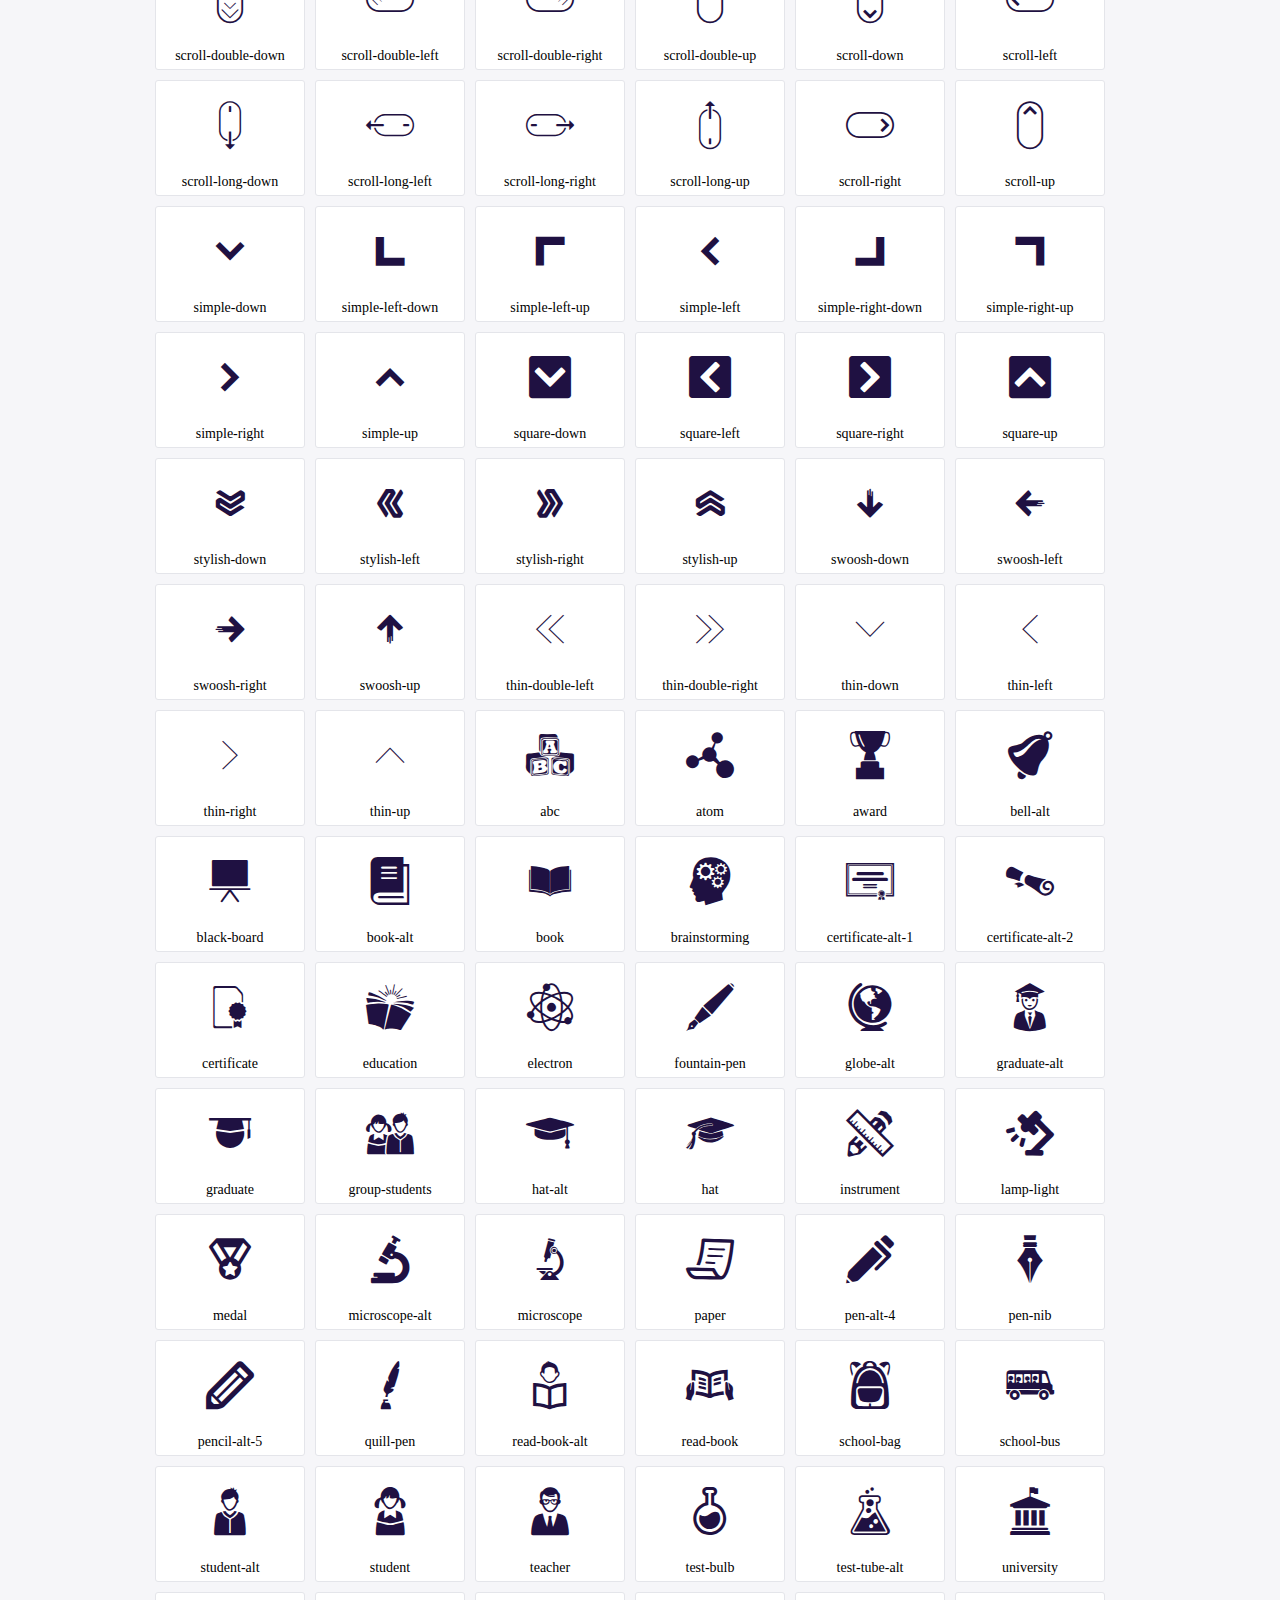
<file: icons/icofont/demo.html>
<!DOCTYPE html>
	<html>
	<head>
		<meta charset="utf-8">
		<title>Examples | IcoFont</title>
		<link rel="stylesheet" type="text/css" href="./icofont.min.css">
		<style type="text/css">
			body {
				margin: 0;
				padding: 0;
				background: #F6F6F9;
			}
			.header {
				border-bottom: 1px solid #DCDCE1;
				padding: 10px 0;
				margin-bottom: 10px;
			}
			.container {
				width: 980px;
				margin: 0 auto;
			}
			.ico-title {
				font-size: 2em;
			}
			.iconlist {
				margin: 0;
				padding: 0;
				list-style: none;
				text-align: center;
				width: 100%;
				display: flex;
				flex-wrap: wrap;
				flex-direction: row;
			}
			.iconlist li {
				position: relative;
				margin: 5px;
				width: 150px;
				cursor: pointer;
			}
			.iconlist li .icon-holder {
				position: relative;
				text-align: center;
				border-radius: 3px;
				overflow: hidden;
				padding-bottom: 5px;
				background: #ffffff;
				border: 1px solid #E4E5EA;
				transition: all 0.2s linear 0s;
			}
			.iconlist li .icon-holder:hover {
				background: #00C3DA;
				color: #ffffff;
			}
			.iconlist li .icon-holder:hover .icon i {
				color: #ffffff;
			}
			.iconlist li .icon-holder .icon {
				padding: 20px;
				text-align: center;
			}
			.iconlist li .icon-holder .icon i {
				font-size: 3em;
				color: #1F1142;
			}
			.iconlist li .icon-holder span {
				font-size: 14px;
				display: block;
				margin-top: 5px;
				border-radius: 3px;
			}
		</style>
	</head>
	<body>
	<div class="header">
		<div class="container">
			<h1 class="ico-title"> IcoFont Icons </h1>
		</div>
	</div>
	<div class="container">
		<ul class="iconlist">
		
		<li>
			<div class="icon-holder">
				<div class="icon"> 
					<i class="icofont-angry-monster"></i>
				</div> 
				<span> angry-monster </span>
			</div>
		</li>
		
		<li>
			<div class="icon-holder">
				<div class="icon"> 
					<i class="icofont-bathtub"></i>
				</div> 
				<span> bathtub </span>
			</div>
		</li>
		
		<li>
			<div class="icon-holder">
				<div class="icon"> 
					<i class="icofont-bird-wings"></i>
				</div> 
				<span> bird-wings </span>
			</div>
		</li>
		
		<li>
			<div class="icon-holder">
				<div class="icon"> 
					<i class="icofont-bow"></i>
				</div> 
				<span> bow </span>
			</div>
		</li>
		
		<li>
			<div class="icon-holder">
				<div class="icon"> 
					<i class="icofont-castle"></i>
				</div> 
				<span> castle </span>
			</div>
		</li>
		
		<li>
			<div class="icon-holder">
				<div class="icon"> 
					<i class="icofont-circuit"></i>
				</div> 
				<span> circuit </span>
			</div>
		</li>
		
		<li>
			<div class="icon-holder">
				<div class="icon"> 
					<i class="icofont-crown-king"></i>
				</div> 
				<span> crown-king </span>
			</div>
		</li>
		
		<li>
			<div class="icon-holder">
				<div class="icon"> 
					<i class="icofont-crown-queen"></i>
				</div> 
				<span> crown-queen </span>
			</div>
		</li>
		
		<li>
			<div class="icon-holder">
				<div class="icon"> 
					<i class="icofont-dart"></i>
				</div> 
				<span> dart </span>
			</div>
		</li>
		
		<li>
			<div class="icon-holder">
				<div class="icon"> 
					<i class="icofont-disability-race"></i>
				</div> 
				<span> disability-race </span>
			</div>
		</li>
		
		<li>
			<div class="icon-holder">
				<div class="icon"> 
					<i class="icofont-diving-goggle"></i>
				</div> 
				<span> diving-goggle </span>
			</div>
		</li>
		
		<li>
			<div class="icon-holder">
				<div class="icon"> 
					<i class="icofont-eye-open"></i>
				</div> 
				<span> eye-open </span>
			</div>
		</li>
		
		<li>
			<div class="icon-holder">
				<div class="icon"> 
					<i class="icofont-flora-flower"></i>
				</div> 
				<span> flora-flower </span>
			</div>
		</li>
		
		<li>
			<div class="icon-holder">
				<div class="icon"> 
					<i class="icofont-flora"></i>
				</div> 
				<span> flora </span>
			</div>
		</li>
		
		<li>
			<div class="icon-holder">
				<div class="icon"> 
					<i class="icofont-gift-box"></i>
				</div> 
				<span> gift-box </span>
			</div>
		</li>
		
		<li>
			<div class="icon-holder">
				<div class="icon"> 
					<i class="icofont-halloween-pumpkin"></i>
				</div> 
				<span> halloween-pumpkin </span>
			</div>
		</li>
		
		<li>
			<div class="icon-holder">
				<div class="icon"> 
					<i class="icofont-hand-power"></i>
				</div> 
				<span> hand-power </span>
			</div>
		</li>
		
		<li>
			<div class="icon-holder">
				<div class="icon"> 
					<i class="icofont-hand-thunder"></i>
				</div> 
				<span> hand-thunder </span>
			</div>
		</li>
		
		<li>
			<div class="icon-holder">
				<div class="icon"> 
					<i class="icofont-king-monster"></i>
				</div> 
				<span> king-monster </span>
			</div>
		</li>
		
		<li>
			<div class="icon-holder">
				<div class="icon"> 
					<i class="icofont-love"></i>
				</div> 
				<span> love </span>
			</div>
		</li>
		
		<li>
			<div class="icon-holder">
				<div class="icon"> 
					<i class="icofont-magician-hat"></i>
				</div> 
				<span> magician-hat </span>
			</div>
		</li>
		
		<li>
			<div class="icon-holder">
				<div class="icon"> 
					<i class="icofont-native-american"></i>
				</div> 
				<span> native-american </span>
			</div>
		</li>
		
		<li>
			<div class="icon-holder">
				<div class="icon"> 
					<i class="icofont-owl-look"></i>
				</div> 
				<span> owl-look </span>
			</div>
		</li>
		
		<li>
			<div class="icon-holder">
				<div class="icon"> 
					<i class="icofont-phoenix"></i>
				</div> 
				<span> phoenix </span>
			</div>
		</li>
		
		<li>
			<div class="icon-holder">
				<div class="icon"> 
					<i class="icofont-robot-face"></i>
				</div> 
				<span> robot-face </span>
			</div>
		</li>
		
		<li>
			<div class="icon-holder">
				<div class="icon"> 
					<i class="icofont-sand-clock"></i>
				</div> 
				<span> sand-clock </span>
			</div>
		</li>
		
		<li>
			<div class="icon-holder">
				<div class="icon"> 
					<i class="icofont-shield-alt"></i>
				</div> 
				<span> shield-alt </span>
			</div>
		</li>
		
		<li>
			<div class="icon-holder">
				<div class="icon"> 
					<i class="icofont-ship-wheel"></i>
				</div> 
				<span> ship-wheel </span>
			</div>
		</li>
		
		<li>
			<div class="icon-holder">
				<div class="icon"> 
					<i class="icofont-skull-danger"></i>
				</div> 
				<span> skull-danger </span>
			</div>
		</li>
		
		<li>
			<div class="icon-holder">
				<div class="icon"> 
					<i class="icofont-skull-face"></i>
				</div> 
				<span> skull-face </span>
			</div>
		</li>
		
		<li>
			<div class="icon-holder">
				<div class="icon"> 
					<i class="icofont-snowmobile"></i>
				</div> 
				<span> snowmobile </span>
			</div>
		</li>
		
		<li>
			<div class="icon-holder">
				<div class="icon"> 
					<i class="icofont-space-shuttle"></i>
				</div> 
				<span> space-shuttle </span>
			</div>
		</li>
		
		<li>
			<div class="icon-holder">
				<div class="icon"> 
					<i class="icofont-star-shape"></i>
				</div> 
				<span> star-shape </span>
			</div>
		</li>
		
		<li>
			<div class="icon-holder">
				<div class="icon"> 
					<i class="icofont-swirl"></i>
				</div> 
				<span> swirl </span>
			</div>
		</li>
		
		<li>
			<div class="icon-holder">
				<div class="icon"> 
					<i class="icofont-tattoo-wing"></i>
				</div> 
				<span> tattoo-wing </span>
			</div>
		</li>
		
		<li>
			<div class="icon-holder">
				<div class="icon"> 
					<i class="icofont-throne"></i>
				</div> 
				<span> throne </span>
			</div>
		</li>
		
		<li>
			<div class="icon-holder">
				<div class="icon"> 
					<i class="icofont-tree-alt"></i>
				</div> 
				<span> tree-alt </span>
			</div>
		</li>
		
		<li>
			<div class="icon-holder">
				<div class="icon"> 
					<i class="icofont-triangle"></i>
				</div> 
				<span> triangle </span>
			</div>
		</li>
		
		<li>
			<div class="icon-holder">
				<div class="icon"> 
					<i class="icofont-unity-hand"></i>
				</div> 
				<span> unity-hand </span>
			</div>
		</li>
		
		<li>
			<div class="icon-holder">
				<div class="icon"> 
					<i class="icofont-weed"></i>
				</div> 
				<span> weed </span>
			</div>
		</li>
		
		<li>
			<div class="icon-holder">
				<div class="icon"> 
					<i class="icofont-woman-bird"></i>
				</div> 
				<span> woman-bird </span>
			</div>
		</li>
		
		<li>
			<div class="icon-holder">
				<div class="icon"> 
					<i class="icofont-bat"></i>
				</div> 
				<span> bat </span>
			</div>
		</li>
		
		<li>
			<div class="icon-holder">
				<div class="icon"> 
					<i class="icofont-bear-face"></i>
				</div> 
				<span> bear-face </span>
			</div>
		</li>
		
		<li>
			<div class="icon-holder">
				<div class="icon"> 
					<i class="icofont-bear-tracks"></i>
				</div> 
				<span> bear-tracks </span>
			</div>
		</li>
		
		<li>
			<div class="icon-holder">
				<div class="icon"> 
					<i class="icofont-bear"></i>
				</div> 
				<span> bear </span>
			</div>
		</li>
		
		<li>
			<div class="icon-holder">
				<div class="icon"> 
					<i class="icofont-bird-alt"></i>
				</div> 
				<span> bird-alt </span>
			</div>
		</li>
		
		<li>
			<div class="icon-holder">
				<div class="icon"> 
					<i class="icofont-bird-flying"></i>
				</div> 
				<span> bird-flying </span>
			</div>
		</li>
		
		<li>
			<div class="icon-holder">
				<div class="icon"> 
					<i class="icofont-bird"></i>
				</div> 
				<span> bird </span>
			</div>
		</li>
		
		<li>
			<div class="icon-holder">
				<div class="icon"> 
					<i class="icofont-birds"></i>
				</div> 
				<span> birds </span>
			</div>
		</li>
		
		<li>
			<div class="icon-holder">
				<div class="icon"> 
					<i class="icofont-bone"></i>
				</div> 
				<span> bone </span>
			</div>
		</li>
		
		<li>
			<div class="icon-holder">
				<div class="icon"> 
					<i class="icofont-bull"></i>
				</div> 
				<span> bull </span>
			</div>
		</li>
		
		<li>
			<div class="icon-holder">
				<div class="icon"> 
					<i class="icofont-butterfly-alt"></i>
				</div> 
				<span> butterfly-alt </span>
			</div>
		</li>
		
		<li>
			<div class="icon-holder">
				<div class="icon"> 
					<i class="icofont-butterfly"></i>
				</div> 
				<span> butterfly </span>
			</div>
		</li>
		
		<li>
			<div class="icon-holder">
				<div class="icon"> 
					<i class="icofont-camel-alt"></i>
				</div> 
				<span> camel-alt </span>
			</div>
		</li>
		
		<li>
			<div class="icon-holder">
				<div class="icon"> 
					<i class="icofont-camel-head"></i>
				</div> 
				<span> camel-head </span>
			</div>
		</li>
		
		<li>
			<div class="icon-holder">
				<div class="icon"> 
					<i class="icofont-camel"></i>
				</div> 
				<span> camel </span>
			</div>
		</li>
		
		<li>
			<div class="icon-holder">
				<div class="icon"> 
					<i class="icofont-cat-alt-1"></i>
				</div> 
				<span> cat-alt-1 </span>
			</div>
		</li>
		
		<li>
			<div class="icon-holder">
				<div class="icon"> 
					<i class="icofont-cat-alt-2"></i>
				</div> 
				<span> cat-alt-2 </span>
			</div>
		</li>
		
		<li>
			<div class="icon-holder">
				<div class="icon"> 
					<i class="icofont-cat-alt-3"></i>
				</div> 
				<span> cat-alt-3 </span>
			</div>
		</li>
		
		<li>
			<div class="icon-holder">
				<div class="icon"> 
					<i class="icofont-cat-dog"></i>
				</div> 
				<span> cat-dog </span>
			</div>
		</li>
		
		<li>
			<div class="icon-holder">
				<div class="icon"> 
					<i class="icofont-cat-face"></i>
				</div> 
				<span> cat-face </span>
			</div>
		</li>
		
		<li>
			<div class="icon-holder">
				<div class="icon"> 
					<i class="icofont-cat"></i>
				</div> 
				<span> cat </span>
			</div>
		</li>
		
		<li>
			<div class="icon-holder">
				<div class="icon"> 
					<i class="icofont-cow-head"></i>
				</div> 
				<span> cow-head </span>
			</div>
		</li>
		
		<li>
			<div class="icon-holder">
				<div class="icon"> 
					<i class="icofont-cow"></i>
				</div> 
				<span> cow </span>
			</div>
		</li>
		
		<li>
			<div class="icon-holder">
				<div class="icon"> 
					<i class="icofont-crab"></i>
				</div> 
				<span> crab </span>
			</div>
		</li>
		
		<li>
			<div class="icon-holder">
				<div class="icon"> 
					<i class="icofont-crocodile"></i>
				</div> 
				<span> crocodile </span>
			</div>
		</li>
		
		<li>
			<div class="icon-holder">
				<div class="icon"> 
					<i class="icofont-deer-head"></i>
				</div> 
				<span> deer-head </span>
			</div>
		</li>
		
		<li>
			<div class="icon-holder">
				<div class="icon"> 
					<i class="icofont-dog-alt"></i>
				</div> 
				<span> dog-alt </span>
			</div>
		</li>
		
		<li>
			<div class="icon-holder">
				<div class="icon"> 
					<i class="icofont-dog-barking"></i>
				</div> 
				<span> dog-barking </span>
			</div>
		</li>
		
		<li>
			<div class="icon-holder">
				<div class="icon"> 
					<i class="icofont-dog"></i>
				</div> 
				<span> dog </span>
			</div>
		</li>
		
		<li>
			<div class="icon-holder">
				<div class="icon"> 
					<i class="icofont-dolphin"></i>
				</div> 
				<span> dolphin </span>
			</div>
		</li>
		
		<li>
			<div class="icon-holder">
				<div class="icon"> 
					<i class="icofont-duck-tracks"></i>
				</div> 
				<span> duck-tracks </span>
			</div>
		</li>
		
		<li>
			<div class="icon-holder">
				<div class="icon"> 
					<i class="icofont-eagle-head"></i>
				</div> 
				<span> eagle-head </span>
			</div>
		</li>
		
		<li>
			<div class="icon-holder">
				<div class="icon"> 
					<i class="icofont-eaten-fish"></i>
				</div> 
				<span> eaten-fish </span>
			</div>
		</li>
		
		<li>
			<div class="icon-holder">
				<div class="icon"> 
					<i class="icofont-elephant-alt"></i>
				</div> 
				<span> elephant-alt </span>
			</div>
		</li>
		
		<li>
			<div class="icon-holder">
				<div class="icon"> 
					<i class="icofont-elephant-head-alt"></i>
				</div> 
				<span> elephant-head-alt </span>
			</div>
		</li>
		
		<li>
			<div class="icon-holder">
				<div class="icon"> 
					<i class="icofont-elephant-head"></i>
				</div> 
				<span> elephant-head </span>
			</div>
		</li>
		
		<li>
			<div class="icon-holder">
				<div class="icon"> 
					<i class="icofont-elephant"></i>
				</div> 
				<span> elephant </span>
			</div>
		</li>
		
		<li>
			<div class="icon-holder">
				<div class="icon"> 
					<i class="icofont-elk"></i>
				</div> 
				<span> elk </span>
			</div>
		</li>
		
		<li>
			<div class="icon-holder">
				<div class="icon"> 
					<i class="icofont-fish-1"></i>
				</div> 
				<span> fish-1 </span>
			</div>
		</li>
		
		<li>
			<div class="icon-holder">
				<div class="icon"> 
					<i class="icofont-fish-2"></i>
				</div> 
				<span> fish-2 </span>
			</div>
		</li>
		
		<li>
			<div class="icon-holder">
				<div class="icon"> 
					<i class="icofont-fish-3"></i>
				</div> 
				<span> fish-3 </span>
			</div>
		</li>
		
		<li>
			<div class="icon-holder">
				<div class="icon"> 
					<i class="icofont-fish-4"></i>
				</div> 
				<span> fish-4 </span>
			</div>
		</li>
		
		<li>
			<div class="icon-holder">
				<div class="icon"> 
					<i class="icofont-fish-5"></i>
				</div> 
				<span> fish-5 </span>
			</div>
		</li>
		
		<li>
			<div class="icon-holder">
				<div class="icon"> 
					<i class="icofont-fish"></i>
				</div> 
				<span> fish </span>
			</div>
		</li>
		
		<li>
			<div class="icon-holder">
				<div class="icon"> 
					<i class="icofont-fox-alt"></i>
				</div> 
				<span> fox-alt </span>
			</div>
		</li>
		
		<li>
			<div class="icon-holder">
				<div class="icon"> 
					<i class="icofont-fox"></i>
				</div> 
				<span> fox </span>
			</div>
		</li>
		
		<li>
			<div class="icon-holder">
				<div class="icon"> 
					<i class="icofont-frog-tracks"></i>
				</div> 
				<span> frog-tracks </span>
			</div>
		</li>
		
		<li>
			<div class="icon-holder">
				<div class="icon"> 
					<i class="icofont-frog"></i>
				</div> 
				<span> frog </span>
			</div>
		</li>
		
		<li>
			<div class="icon-holder">
				<div class="icon"> 
					<i class="icofont-froggy"></i>
				</div> 
				<span> froggy </span>
			</div>
		</li>
		
		<li>
			<div class="icon-holder">
				<div class="icon"> 
					<i class="icofont-giraffe-head-1"></i>
				</div> 
				<span> giraffe-head-1 </span>
			</div>
		</li>
		
		<li>
			<div class="icon-holder">
				<div class="icon"> 
					<i class="icofont-giraffe-head-2"></i>
				</div> 
				<span> giraffe-head-2 </span>
			</div>
		</li>
		
		<li>
			<div class="icon-holder">
				<div class="icon"> 
					<i class="icofont-giraffe-head"></i>
				</div> 
				<span> giraffe-head </span>
			</div>
		</li>
		
		<li>
			<div class="icon-holder">
				<div class="icon"> 
					<i class="icofont-giraffe"></i>
				</div> 
				<span> giraffe </span>
			</div>
		</li>
		
		<li>
			<div class="icon-holder">
				<div class="icon"> 
					<i class="icofont-goat-head"></i>
				</div> 
				<span> goat-head </span>
			</div>
		</li>
		
		<li>
			<div class="icon-holder">
				<div class="icon"> 
					<i class="icofont-gorilla"></i>
				</div> 
				<span> gorilla </span>
			</div>
		</li>
		
		<li>
			<div class="icon-holder">
				<div class="icon"> 
					<i class="icofont-hen-tracks"></i>
				</div> 
				<span> hen-tracks </span>
			</div>
		</li>
		
		<li>
			<div class="icon-holder">
				<div class="icon"> 
					<i class="icofont-horse-head-1"></i>
				</div> 
				<span> horse-head-1 </span>
			</div>
		</li>
		
		<li>
			<div class="icon-holder">
				<div class="icon"> 
					<i class="icofont-horse-head-2"></i>
				</div> 
				<span> horse-head-2 </span>
			</div>
		</li>
		
		<li>
			<div class="icon-holder">
				<div class="icon"> 
					<i class="icofont-horse-head"></i>
				</div> 
				<span> horse-head </span>
			</div>
		</li>
		
		<li>
			<div class="icon-holder">
				<div class="icon"> 
					<i class="icofont-horse-tracks"></i>
				</div> 
				<span> horse-tracks </span>
			</div>
		</li>
		
		<li>
			<div class="icon-holder">
				<div class="icon"> 
					<i class="icofont-jellyfish"></i>
				</div> 
				<span> jellyfish </span>
			</div>
		</li>
		
		<li>
			<div class="icon-holder">
				<div class="icon"> 
					<i class="icofont-kangaroo"></i>
				</div> 
				<span> kangaroo </span>
			</div>
		</li>
		
		<li>
			<div class="icon-holder">
				<div class="icon"> 
					<i class="icofont-lemur"></i>
				</div> 
				<span> lemur </span>
			</div>
		</li>
		
		<li>
			<div class="icon-holder">
				<div class="icon"> 
					<i class="icofont-lion-head-1"></i>
				</div> 
				<span> lion-head-1 </span>
			</div>
		</li>
		
		<li>
			<div class="icon-holder">
				<div class="icon"> 
					<i class="icofont-lion-head-2"></i>
				</div> 
				<span> lion-head-2 </span>
			</div>
		</li>
		
		<li>
			<div class="icon-holder">
				<div class="icon"> 
					<i class="icofont-lion-head"></i>
				</div> 
				<span> lion-head </span>
			</div>
		</li>
		
		<li>
			<div class="icon-holder">
				<div class="icon"> 
					<i class="icofont-lion"></i>
				</div> 
				<span> lion </span>
			</div>
		</li>
		
		<li>
			<div class="icon-holder">
				<div class="icon"> 
					<i class="icofont-monkey-2"></i>
				</div> 
				<span> monkey-2 </span>
			</div>
		</li>
		
		<li>
			<div class="icon-holder">
				<div class="icon"> 
					<i class="icofont-monkey-3"></i>
				</div> 
				<span> monkey-3 </span>
			</div>
		</li>
		
		<li>
			<div class="icon-holder">
				<div class="icon"> 
					<i class="icofont-monkey-face"></i>
				</div> 
				<span> monkey-face </span>
			</div>
		</li>
		
		<li>
			<div class="icon-holder">
				<div class="icon"> 
					<i class="icofont-monkey"></i>
				</div> 
				<span> monkey </span>
			</div>
		</li>
		
		<li>
			<div class="icon-holder">
				<div class="icon"> 
					<i class="icofont-octopus-alt"></i>
				</div> 
				<span> octopus-alt </span>
			</div>
		</li>
		
		<li>
			<div class="icon-holder">
				<div class="icon"> 
					<i class="icofont-octopus"></i>
				</div> 
				<span> octopus </span>
			</div>
		</li>
		
		<li>
			<div class="icon-holder">
				<div class="icon"> 
					<i class="icofont-owl"></i>
				</div> 
				<span> owl </span>
			</div>
		</li>
		
		<li>
			<div class="icon-holder">
				<div class="icon"> 
					<i class="icofont-panda-face"></i>
				</div> 
				<span> panda-face </span>
			</div>
		</li>
		
		<li>
			<div class="icon-holder">
				<div class="icon"> 
					<i class="icofont-panda"></i>
				</div> 
				<span> panda </span>
			</div>
		</li>
		
		<li>
			<div class="icon-holder">
				<div class="icon"> 
					<i class="icofont-panther"></i>
				</div> 
				<span> panther </span>
			</div>
		</li>
		
		<li>
			<div class="icon-holder">
				<div class="icon"> 
					<i class="icofont-parrot-lip"></i>
				</div> 
				<span> parrot-lip </span>
			</div>
		</li>
		
		<li>
			<div class="icon-holder">
				<div class="icon"> 
					<i class="icofont-parrot"></i>
				</div> 
				<span> parrot </span>
			</div>
		</li>
		
		<li>
			<div class="icon-holder">
				<div class="icon"> 
					<i class="icofont-paw"></i>
				</div> 
				<span> paw </span>
			</div>
		</li>
		
		<li>
			<div class="icon-holder">
				<div class="icon"> 
					<i class="icofont-pelican"></i>
				</div> 
				<span> pelican </span>
			</div>
		</li>
		
		<li>
			<div class="icon-holder">
				<div class="icon"> 
					<i class="icofont-penguin"></i>
				</div> 
				<span> penguin </span>
			</div>
		</li>
		
		<li>
			<div class="icon-holder">
				<div class="icon"> 
					<i class="icofont-pig-face"></i>
				</div> 
				<span> pig-face </span>
			</div>
		</li>
		
		<li>
			<div class="icon-holder">
				<div class="icon"> 
					<i class="icofont-pig"></i>
				</div> 
				<span> pig </span>
			</div>
		</li>
		
		<li>
			<div class="icon-holder">
				<div class="icon"> 
					<i class="icofont-pigeon-1"></i>
				</div> 
				<span> pigeon-1 </span>
			</div>
		</li>
		
		<li>
			<div class="icon-holder">
				<div class="icon"> 
					<i class="icofont-pigeon-2"></i>
				</div> 
				<span> pigeon-2 </span>
			</div>
		</li>
		
		<li>
			<div class="icon-holder">
				<div class="icon"> 
					<i class="icofont-pigeon"></i>
				</div> 
				<span> pigeon </span>
			</div>
		</li>
		
		<li>
			<div class="icon-holder">
				<div class="icon"> 
					<i class="icofont-rabbit"></i>
				</div> 
				<span> rabbit </span>
			</div>
		</li>
		
		<li>
			<div class="icon-holder">
				<div class="icon"> 
					<i class="icofont-rat"></i>
				</div> 
				<span> rat </span>
			</div>
		</li>
		
		<li>
			<div class="icon-holder">
				<div class="icon"> 
					<i class="icofont-rhino-head"></i>
				</div> 
				<span> rhino-head </span>
			</div>
		</li>
		
		<li>
			<div class="icon-holder">
				<div class="icon"> 
					<i class="icofont-rhino"></i>
				</div> 
				<span> rhino </span>
			</div>
		</li>
		
		<li>
			<div class="icon-holder">
				<div class="icon"> 
					<i class="icofont-rooster"></i>
				</div> 
				<span> rooster </span>
			</div>
		</li>
		
		<li>
			<div class="icon-holder">
				<div class="icon"> 
					<i class="icofont-seahorse"></i>
				</div> 
				<span> seahorse </span>
			</div>
		</li>
		
		<li>
			<div class="icon-holder">
				<div class="icon"> 
					<i class="icofont-seal"></i>
				</div> 
				<span> seal </span>
			</div>
		</li>
		
		<li>
			<div class="icon-holder">
				<div class="icon"> 
					<i class="icofont-shrimp-alt"></i>
				</div> 
				<span> shrimp-alt </span>
			</div>
		</li>
		
		<li>
			<div class="icon-holder">
				<div class="icon"> 
					<i class="icofont-shrimp"></i>
				</div> 
				<span> shrimp </span>
			</div>
		</li>
		
		<li>
			<div class="icon-holder">
				<div class="icon"> 
					<i class="icofont-snail-1"></i>
				</div> 
				<span> snail-1 </span>
			</div>
		</li>
		
		<li>
			<div class="icon-holder">
				<div class="icon"> 
					<i class="icofont-snail-2"></i>
				</div> 
				<span> snail-2 </span>
			</div>
		</li>
		
		<li>
			<div class="icon-holder">
				<div class="icon"> 
					<i class="icofont-snail-3"></i>
				</div> 
				<span> snail-3 </span>
			</div>
		</li>
		
		<li>
			<div class="icon-holder">
				<div class="icon"> 
					<i class="icofont-snail"></i>
				</div> 
				<span> snail </span>
			</div>
		</li>
		
		<li>
			<div class="icon-holder">
				<div class="icon"> 
					<i class="icofont-snake"></i>
				</div> 
				<span> snake </span>
			</div>
		</li>
		
		<li>
			<div class="icon-holder">
				<div class="icon"> 
					<i class="icofont-squid"></i>
				</div> 
				<span> squid </span>
			</div>
		</li>
		
		<li>
			<div class="icon-holder">
				<div class="icon"> 
					<i class="icofont-squirrel"></i>
				</div> 
				<span> squirrel </span>
			</div>
		</li>
		
		<li>
			<div class="icon-holder">
				<div class="icon"> 
					<i class="icofont-tiger-face"></i>
				</div> 
				<span> tiger-face </span>
			</div>
		</li>
		
		<li>
			<div class="icon-holder">
				<div class="icon"> 
					<i class="icofont-tiger"></i>
				</div> 
				<span> tiger </span>
			</div>
		</li>
		
		<li>
			<div class="icon-holder">
				<div class="icon"> 
					<i class="icofont-turtle"></i>
				</div> 
				<span> turtle </span>
			</div>
		</li>
		
		<li>
			<div class="icon-holder">
				<div class="icon"> 
					<i class="icofont-whale"></i>
				</div> 
				<span> whale </span>
			</div>
		</li>
		
		<li>
			<div class="icon-holder">
				<div class="icon"> 
					<i class="icofont-woodpecker"></i>
				</div> 
				<span> woodpecker </span>
			</div>
		</li>
		
		<li>
			<div class="icon-holder">
				<div class="icon"> 
					<i class="icofont-zebra"></i>
				</div> 
				<span> zebra </span>
			</div>
		</li>
		
		<li>
			<div class="icon-holder">
				<div class="icon"> 
					<i class="icofont-brand-acer"></i>
				</div> 
				<span> brand-acer </span>
			</div>
		</li>
		
		<li>
			<div class="icon-holder">
				<div class="icon"> 
					<i class="icofont-brand-adidas"></i>
				</div> 
				<span> brand-adidas </span>
			</div>
		</li>
		
		<li>
			<div class="icon-holder">
				<div class="icon"> 
					<i class="icofont-brand-adobe"></i>
				</div> 
				<span> brand-adobe </span>
			</div>
		</li>
		
		<li>
			<div class="icon-holder">
				<div class="icon"> 
					<i class="icofont-brand-air-new-zealand"></i>
				</div> 
				<span> brand-air-new-zealand </span>
			</div>
		</li>
		
		<li>
			<div class="icon-holder">
				<div class="icon"> 
					<i class="icofont-brand-airbnb"></i>
				</div> 
				<span> brand-airbnb </span>
			</div>
		</li>
		
		<li>
			<div class="icon-holder">
				<div class="icon"> 
					<i class="icofont-brand-aircell"></i>
				</div> 
				<span> brand-aircell </span>
			</div>
		</li>
		
		<li>
			<div class="icon-holder">
				<div class="icon"> 
					<i class="icofont-brand-airtel"></i>
				</div> 
				<span> brand-airtel </span>
			</div>
		</li>
		
		<li>
			<div class="icon-holder">
				<div class="icon"> 
					<i class="icofont-brand-alcatel"></i>
				</div> 
				<span> brand-alcatel </span>
			</div>
		</li>
		
		<li>
			<div class="icon-holder">
				<div class="icon"> 
					<i class="icofont-brand-alibaba"></i>
				</div> 
				<span> brand-alibaba </span>
			</div>
		</li>
		
		<li>
			<div class="icon-holder">
				<div class="icon"> 
					<i class="icofont-brand-aliexpress"></i>
				</div> 
				<span> brand-aliexpress </span>
			</div>
		</li>
		
		<li>
			<div class="icon-holder">
				<div class="icon"> 
					<i class="icofont-brand-alipay"></i>
				</div> 
				<span> brand-alipay </span>
			</div>
		</li>
		
		<li>
			<div class="icon-holder">
				<div class="icon"> 
					<i class="icofont-brand-amazon"></i>
				</div> 
				<span> brand-amazon </span>
			</div>
		</li>
		
		<li>
			<div class="icon-holder">
				<div class="icon"> 
					<i class="icofont-brand-amd"></i>
				</div> 
				<span> brand-amd </span>
			</div>
		</li>
		
		<li>
			<div class="icon-holder">
				<div class="icon"> 
					<i class="icofont-brand-american-airlines"></i>
				</div> 
				<span> brand-american-airlines </span>
			</div>
		</li>
		
		<li>
			<div class="icon-holder">
				<div class="icon"> 
					<i class="icofont-brand-android-robot"></i>
				</div> 
				<span> brand-android-robot </span>
			</div>
		</li>
		
		<li>
			<div class="icon-holder">
				<div class="icon"> 
					<i class="icofont-brand-android"></i>
				</div> 
				<span> brand-android </span>
			</div>
		</li>
		
		<li>
			<div class="icon-holder">
				<div class="icon"> 
					<i class="icofont-brand-aol"></i>
				</div> 
				<span> brand-aol </span>
			</div>
		</li>
		
		<li>
			<div class="icon-holder">
				<div class="icon"> 
					<i class="icofont-brand-apple"></i>
				</div> 
				<span> brand-apple </span>
			</div>
		</li>
		
		<li>
			<div class="icon-holder">
				<div class="icon"> 
					<i class="icofont-brand-appstore"></i>
				</div> 
				<span> brand-appstore </span>
			</div>
		</li>
		
		<li>
			<div class="icon-holder">
				<div class="icon"> 
					<i class="icofont-brand-asus"></i>
				</div> 
				<span> brand-asus </span>
			</div>
		</li>
		
		<li>
			<div class="icon-holder">
				<div class="icon"> 
					<i class="icofont-brand-ati"></i>
				</div> 
				<span> brand-ati </span>
			</div>
		</li>
		
		<li>
			<div class="icon-holder">
				<div class="icon"> 
					<i class="icofont-brand-att"></i>
				</div> 
				<span> brand-att </span>
			</div>
		</li>
		
		<li>
			<div class="icon-holder">
				<div class="icon"> 
					<i class="icofont-brand-audi"></i>
				</div> 
				<span> brand-audi </span>
			</div>
		</li>
		
		<li>
			<div class="icon-holder">
				<div class="icon"> 
					<i class="icofont-brand-axiata"></i>
				</div> 
				<span> brand-axiata </span>
			</div>
		</li>
		
		<li>
			<div class="icon-holder">
				<div class="icon"> 
					<i class="icofont-brand-bada"></i>
				</div> 
				<span> brand-bada </span>
			</div>
		</li>
		
		<li>
			<div class="icon-holder">
				<div class="icon"> 
					<i class="icofont-brand-bbc"></i>
				</div> 
				<span> brand-bbc </span>
			</div>
		</li>
		
		<li>
			<div class="icon-holder">
				<div class="icon"> 
					<i class="icofont-brand-bing"></i>
				</div> 
				<span> brand-bing </span>
			</div>
		</li>
		
		<li>
			<div class="icon-holder">
				<div class="icon"> 
					<i class="icofont-brand-blackberry"></i>
				</div> 
				<span> brand-blackberry </span>
			</div>
		</li>
		
		<li>
			<div class="icon-holder">
				<div class="icon"> 
					<i class="icofont-brand-bmw"></i>
				</div> 
				<span> brand-bmw </span>
			</div>
		</li>
		
		<li>
			<div class="icon-holder">
				<div class="icon"> 
					<i class="icofont-brand-box"></i>
				</div> 
				<span> brand-box </span>
			</div>
		</li>
		
		<li>
			<div class="icon-holder">
				<div class="icon"> 
					<i class="icofont-brand-burger-king"></i>
				</div> 
				<span> brand-burger-king </span>
			</div>
		</li>
		
		<li>
			<div class="icon-holder">
				<div class="icon"> 
					<i class="icofont-brand-business-insider"></i>
				</div> 
				<span> brand-business-insider </span>
			</div>
		</li>
		
		<li>
			<div class="icon-holder">
				<div class="icon"> 
					<i class="icofont-brand-buzzfeed"></i>
				</div> 
				<span> brand-buzzfeed </span>
			</div>
		</li>
		
		<li>
			<div class="icon-holder">
				<div class="icon"> 
					<i class="icofont-brand-cannon"></i>
				</div> 
				<span> brand-cannon </span>
			</div>
		</li>
		
		<li>
			<div class="icon-holder">
				<div class="icon"> 
					<i class="icofont-brand-casio"></i>
				</div> 
				<span> brand-casio </span>
			</div>
		</li>
		
		<li>
			<div class="icon-holder">
				<div class="icon"> 
					<i class="icofont-brand-china-mobile"></i>
				</div> 
				<span> brand-china-mobile </span>
			</div>
		</li>
		
		<li>
			<div class="icon-holder">
				<div class="icon"> 
					<i class="icofont-brand-china-telecom"></i>
				</div> 
				<span> brand-china-telecom </span>
			</div>
		</li>
		
		<li>
			<div class="icon-holder">
				<div class="icon"> 
					<i class="icofont-brand-china-unicom"></i>
				</div> 
				<span> brand-china-unicom </span>
			</div>
		</li>
		
		<li>
			<div class="icon-holder">
				<div class="icon"> 
					<i class="icofont-brand-cisco"></i>
				</div> 
				<span> brand-cisco </span>
			</div>
		</li>
		
		<li>
			<div class="icon-holder">
				<div class="icon"> 
					<i class="icofont-brand-citibank"></i>
				</div> 
				<span> brand-citibank </span>
			</div>
		</li>
		
		<li>
			<div class="icon-holder">
				<div class="icon"> 
					<i class="icofont-brand-cnet"></i>
				</div> 
				<span> brand-cnet </span>
			</div>
		</li>
		
		<li>
			<div class="icon-holder">
				<div class="icon"> 
					<i class="icofont-brand-cnn"></i>
				</div> 
				<span> brand-cnn </span>
			</div>
		</li>
		
		<li>
			<div class="icon-holder">
				<div class="icon"> 
					<i class="icofont-brand-cocal-cola"></i>
				</div> 
				<span> brand-cocal-cola </span>
			</div>
		</li>
		
		<li>
			<div class="icon-holder">
				<div class="icon"> 
					<i class="icofont-brand-compaq"></i>
				</div> 
				<span> brand-compaq </span>
			</div>
		</li>
		
		<li>
			<div class="icon-holder">
				<div class="icon"> 
					<i class="icofont-brand-debian"></i>
				</div> 
				<span> brand-debian </span>
			</div>
		</li>
		
		<li>
			<div class="icon-holder">
				<div class="icon"> 
					<i class="icofont-brand-delicious"></i>
				</div> 
				<span> brand-delicious </span>
			</div>
		</li>
		
		<li>
			<div class="icon-holder">
				<div class="icon"> 
					<i class="icofont-brand-dell"></i>
				</div> 
				<span> brand-dell </span>
			</div>
		</li>
		
		<li>
			<div class="icon-holder">
				<div class="icon"> 
					<i class="icofont-brand-designbump"></i>
				</div> 
				<span> brand-designbump </span>
			</div>
		</li>
		
		<li>
			<div class="icon-holder">
				<div class="icon"> 
					<i class="icofont-brand-designfloat"></i>
				</div> 
				<span> brand-designfloat </span>
			</div>
		</li>
		
		<li>
			<div class="icon-holder">
				<div class="icon"> 
					<i class="icofont-brand-disney"></i>
				</div> 
				<span> brand-disney </span>
			</div>
		</li>
		
		<li>
			<div class="icon-holder">
				<div class="icon"> 
					<i class="icofont-brand-dodge"></i>
				</div> 
				<span> brand-dodge </span>
			</div>
		</li>
		
		<li>
			<div class="icon-holder">
				<div class="icon"> 
					<i class="icofont-brand-dove"></i>
				</div> 
				<span> brand-dove </span>
			</div>
		</li>
		
		<li>
			<div class="icon-holder">
				<div class="icon"> 
					<i class="icofont-brand-drupal"></i>
				</div> 
				<span> brand-drupal </span>
			</div>
		</li>
		
		<li>
			<div class="icon-holder">
				<div class="icon"> 
					<i class="icofont-brand-ebay"></i>
				</div> 
				<span> brand-ebay </span>
			</div>
		</li>
		
		<li>
			<div class="icon-holder">
				<div class="icon"> 
					<i class="icofont-brand-eleven"></i>
				</div> 
				<span> brand-eleven </span>
			</div>
		</li>
		
		<li>
			<div class="icon-holder">
				<div class="icon"> 
					<i class="icofont-brand-emirates"></i>
				</div> 
				<span> brand-emirates </span>
			</div>
		</li>
		
		<li>
			<div class="icon-holder">
				<div class="icon"> 
					<i class="icofont-brand-espn"></i>
				</div> 
				<span> brand-espn </span>
			</div>
		</li>
		
		<li>
			<div class="icon-holder">
				<div class="icon"> 
					<i class="icofont-brand-etihad-airways"></i>
				</div> 
				<span> brand-etihad-airways </span>
			</div>
		</li>
		
		<li>
			<div class="icon-holder">
				<div class="icon"> 
					<i class="icofont-brand-etisalat"></i>
				</div> 
				<span> brand-etisalat </span>
			</div>
		</li>
		
		<li>
			<div class="icon-holder">
				<div class="icon"> 
					<i class="icofont-brand-etsy"></i>
				</div> 
				<span> brand-etsy </span>
			</div>
		</li>
		
		<li>
			<div class="icon-holder">
				<div class="icon"> 
					<i class="icofont-brand-fastrack"></i>
				</div> 
				<span> brand-fastrack </span>
			</div>
		</li>
		
		<li>
			<div class="icon-holder">
				<div class="icon"> 
					<i class="icofont-brand-fedex"></i>
				</div> 
				<span> brand-fedex </span>
			</div>
		</li>
		
		<li>
			<div class="icon-holder">
				<div class="icon"> 
					<i class="icofont-brand-ferrari"></i>
				</div> 
				<span> brand-ferrari </span>
			</div>
		</li>
		
		<li>
			<div class="icon-holder">
				<div class="icon"> 
					<i class="icofont-brand-fitbit"></i>
				</div> 
				<span> brand-fitbit </span>
			</div>
		</li>
		
		<li>
			<div class="icon-holder">
				<div class="icon"> 
					<i class="icofont-brand-flikr"></i>
				</div> 
				<span> brand-flikr </span>
			</div>
		</li>
		
		<li>
			<div class="icon-holder">
				<div class="icon"> 
					<i class="icofont-brand-forbes"></i>
				</div> 
				<span> brand-forbes </span>
			</div>
		</li>
		
		<li>
			<div class="icon-holder">
				<div class="icon"> 
					<i class="icofont-brand-foursquare"></i>
				</div> 
				<span> brand-foursquare </span>
			</div>
		</li>
		
		<li>
			<div class="icon-holder">
				<div class="icon"> 
					<i class="icofont-brand-foxconn"></i>
				</div> 
				<span> brand-foxconn </span>
			</div>
		</li>
		
		<li>
			<div class="icon-holder">
				<div class="icon"> 
					<i class="icofont-brand-fujitsu"></i>
				</div> 
				<span> brand-fujitsu </span>
			</div>
		</li>
		
		<li>
			<div class="icon-holder">
				<div class="icon"> 
					<i class="icofont-brand-general-electric"></i>
				</div> 
				<span> brand-general-electric </span>
			</div>
		</li>
		
		<li>
			<div class="icon-holder">
				<div class="icon"> 
					<i class="icofont-brand-gillette"></i>
				</div> 
				<span> brand-gillette </span>
			</div>
		</li>
		
		<li>
			<div class="icon-holder">
				<div class="icon"> 
					<i class="icofont-brand-gizmodo"></i>
				</div> 
				<span> brand-gizmodo </span>
			</div>
		</li>
		
		<li>
			<div class="icon-holder">
				<div class="icon"> 
					<i class="icofont-brand-gnome"></i>
				</div> 
				<span> brand-gnome </span>
			</div>
		</li>
		
		<li>
			<div class="icon-holder">
				<div class="icon"> 
					<i class="icofont-brand-google"></i>
				</div> 
				<span> brand-google </span>
			</div>
		</li>
		
		<li>
			<div class="icon-holder">
				<div class="icon"> 
					<i class="icofont-brand-gopro"></i>
				</div> 
				<span> brand-gopro </span>
			</div>
		</li>
		
		<li>
			<div class="icon-holder">
				<div class="icon"> 
					<i class="icofont-brand-gucci"></i>
				</div> 
				<span> brand-gucci </span>
			</div>
		</li>
		
		<li>
			<div class="icon-holder">
				<div class="icon"> 
					<i class="icofont-brand-hallmark"></i>
				</div> 
				<span> brand-hallmark </span>
			</div>
		</li>
		
		<li>
			<div class="icon-holder">
				<div class="icon"> 
					<i class="icofont-brand-hi5"></i>
				</div> 
				<span> brand-hi5 </span>
			</div>
		</li>
		
		<li>
			<div class="icon-holder">
				<div class="icon"> 
					<i class="icofont-brand-honda"></i>
				</div> 
				<span> brand-honda </span>
			</div>
		</li>
		
		<li>
			<div class="icon-holder">
				<div class="icon"> 
					<i class="icofont-brand-hp"></i>
				</div> 
				<span> brand-hp </span>
			</div>
		</li>
		
		<li>
			<div class="icon-holder">
				<div class="icon"> 
					<i class="icofont-brand-hsbc"></i>
				</div> 
				<span> brand-hsbc </span>
			</div>
		</li>
		
		<li>
			<div class="icon-holder">
				<div class="icon"> 
					<i class="icofont-brand-htc"></i>
				</div> 
				<span> brand-htc </span>
			</div>
		</li>
		
		<li>
			<div class="icon-holder">
				<div class="icon"> 
					<i class="icofont-brand-huawei"></i>
				</div> 
				<span> brand-huawei </span>
			</div>
		</li>
		
		<li>
			<div class="icon-holder">
				<div class="icon"> 
					<i class="icofont-brand-hulu"></i>
				</div> 
				<span> brand-hulu </span>
			</div>
		</li>
		
		<li>
			<div class="icon-holder">
				<div class="icon"> 
					<i class="icofont-brand-hyundai"></i>
				</div> 
				<span> brand-hyundai </span>
			</div>
		</li>
		
		<li>
			<div class="icon-holder">
				<div class="icon"> 
					<i class="icofont-brand-ibm"></i>
				</div> 
				<span> brand-ibm </span>
			</div>
		</li>
		
		<li>
			<div class="icon-holder">
				<div class="icon"> 
					<i class="icofont-brand-icofont"></i>
				</div> 
				<span> brand-icofont </span>
			</div>
		</li>
		
		<li>
			<div class="icon-holder">
				<div class="icon"> 
					<i class="icofont-brand-icq"></i>
				</div> 
				<span> brand-icq </span>
			</div>
		</li>
		
		<li>
			<div class="icon-holder">
				<div class="icon"> 
					<i class="icofont-brand-ikea"></i>
				</div> 
				<span> brand-ikea </span>
			</div>
		</li>
		
		<li>
			<div class="icon-holder">
				<div class="icon"> 
					<i class="icofont-brand-imdb"></i>
				</div> 
				<span> brand-imdb </span>
			</div>
		</li>
		
		<li>
			<div class="icon-holder">
				<div class="icon"> 
					<i class="icofont-brand-indiegogo"></i>
				</div> 
				<span> brand-indiegogo </span>
			</div>
		</li>
		
		<li>
			<div class="icon-holder">
				<div class="icon"> 
					<i class="icofont-brand-intel"></i>
				</div> 
				<span> brand-intel </span>
			</div>
		</li>
		
		<li>
			<div class="icon-holder">
				<div class="icon"> 
					<i class="icofont-brand-ipair"></i>
				</div> 
				<span> brand-ipair </span>
			</div>
		</li>
		
		<li>
			<div class="icon-holder">
				<div class="icon"> 
					<i class="icofont-brand-jaguar"></i>
				</div> 
				<span> brand-jaguar </span>
			</div>
		</li>
		
		<li>
			<div class="icon-holder">
				<div class="icon"> 
					<i class="icofont-brand-java"></i>
				</div> 
				<span> brand-java </span>
			</div>
		</li>
		
		<li>
			<div class="icon-holder">
				<div class="icon"> 
					<i class="icofont-brand-joomla"></i>
				</div> 
				<span> brand-joomla </span>
			</div>
		</li>
		
		<li>
			<div class="icon-holder">
				<div class="icon"> 
					<i class="icofont-brand-kickstarter"></i>
				</div> 
				<span> brand-kickstarter </span>
			</div>
		</li>
		
		<li>
			<div class="icon-holder">
				<div class="icon"> 
					<i class="icofont-brand-kik"></i>
				</div> 
				<span> brand-kik </span>
			</div>
		</li>
		
		<li>
			<div class="icon-holder">
				<div class="icon"> 
					<i class="icofont-brand-lastfm"></i>
				</div> 
				<span> brand-lastfm </span>
			</div>
		</li>
		
		<li>
			<div class="icon-holder">
				<div class="icon"> 
					<i class="icofont-brand-lego"></i>
				</div> 
				<span> brand-lego </span>
			</div>
		</li>
		
		<li>
			<div class="icon-holder">
				<div class="icon"> 
					<i class="icofont-brand-lenovo"></i>
				</div> 
				<span> brand-lenovo </span>
			</div>
		</li>
		
		<li>
			<div class="icon-holder">
				<div class="icon"> 
					<i class="icofont-brand-levis"></i>
				</div> 
				<span> brand-levis </span>
			</div>
		</li>
		
		<li>
			<div class="icon-holder">
				<div class="icon"> 
					<i class="icofont-brand-lexus"></i>
				</div> 
				<span> brand-lexus </span>
			</div>
		</li>
		
		<li>
			<div class="icon-holder">
				<div class="icon"> 
					<i class="icofont-brand-lg"></i>
				</div> 
				<span> brand-lg </span>
			</div>
		</li>
		
		<li>
			<div class="icon-holder">
				<div class="icon"> 
					<i class="icofont-brand-life-hacker"></i>
				</div> 
				<span> brand-life-hacker </span>
			</div>
		</li>
		
		<li>
			<div class="icon-holder">
				<div class="icon"> 
					<i class="icofont-brand-linux-mint"></i>
				</div> 
				<span> brand-linux-mint </span>
			</div>
		</li>
		
		<li>
			<div class="icon-holder">
				<div class="icon"> 
					<i class="icofont-brand-linux"></i>
				</div> 
				<span> brand-linux </span>
			</div>
		</li>
		
		<li>
			<div class="icon-holder">
				<div class="icon"> 
					<i class="icofont-brand-lionix"></i>
				</div> 
				<span> brand-lionix </span>
			</div>
		</li>
		
		<li>
			<div class="icon-holder">
				<div class="icon"> 
					<i class="icofont-brand-loreal"></i>
				</div> 
				<span> brand-loreal </span>
			</div>
		</li>
		
		<li>
			<div class="icon-holder">
				<div class="icon"> 
					<i class="icofont-brand-louis-vuitton"></i>
				</div> 
				<span> brand-louis-vuitton </span>
			</div>
		</li>
		
		<li>
			<div class="icon-holder">
				<div class="icon"> 
					<i class="icofont-brand-mac-os"></i>
				</div> 
				<span> brand-mac-os </span>
			</div>
		</li>
		
		<li>
			<div class="icon-holder">
				<div class="icon"> 
					<i class="icofont-brand-marvel-app"></i>
				</div> 
				<span> brand-marvel-app </span>
			</div>
		</li>
		
		<li>
			<div class="icon-holder">
				<div class="icon"> 
					<i class="icofont-brand-mashable"></i>
				</div> 
				<span> brand-mashable </span>
			</div>
		</li>
		
		<li>
			<div class="icon-holder">
				<div class="icon"> 
					<i class="icofont-brand-mazda"></i>
				</div> 
				<span> brand-mazda </span>
			</div>
		</li>
		
		<li>
			<div class="icon-holder">
				<div class="icon"> 
					<i class="icofont-brand-mcdonals"></i>
				</div> 
				<span> brand-mcdonals </span>
			</div>
		</li>
		
		<li>
			<div class="icon-holder">
				<div class="icon"> 
					<i class="icofont-brand-mercedes"></i>
				</div> 
				<span> brand-mercedes </span>
			</div>
		</li>
		
		<li>
			<div class="icon-holder">
				<div class="icon"> 
					<i class="icofont-brand-micromax"></i>
				</div> 
				<span> brand-micromax </span>
			</div>
		</li>
		
		<li>
			<div class="icon-holder">
				<div class="icon"> 
					<i class="icofont-brand-microsoft"></i>
				</div> 
				<span> brand-microsoft </span>
			</div>
		</li>
		
		<li>
			<div class="icon-holder">
				<div class="icon"> 
					<i class="icofont-brand-mobileme"></i>
				</div> 
				<span> brand-mobileme </span>
			</div>
		</li>
		
		<li>
			<div class="icon-holder">
				<div class="icon"> 
					<i class="icofont-brand-mobily"></i>
				</div> 
				<span> brand-mobily </span>
			</div>
		</li>
		
		<li>
			<div class="icon-holder">
				<div class="icon"> 
					<i class="icofont-brand-motorola"></i>
				</div> 
				<span> brand-motorola </span>
			</div>
		</li>
		
		<li>
			<div class="icon-holder">
				<div class="icon"> 
					<i class="icofont-brand-msi"></i>
				</div> 
				<span> brand-msi </span>
			</div>
		</li>
		
		<li>
			<div class="icon-holder">
				<div class="icon"> 
					<i class="icofont-brand-mts"></i>
				</div> 
				<span> brand-mts </span>
			</div>
		</li>
		
		<li>
			<div class="icon-holder">
				<div class="icon"> 
					<i class="icofont-brand-myspace"></i>
				</div> 
				<span> brand-myspace </span>
			</div>
		</li>
		
		<li>
			<div class="icon-holder">
				<div class="icon"> 
					<i class="icofont-brand-mytv"></i>
				</div> 
				<span> brand-mytv </span>
			</div>
		</li>
		
		<li>
			<div class="icon-holder">
				<div class="icon"> 
					<i class="icofont-brand-nasa"></i>
				</div> 
				<span> brand-nasa </span>
			</div>
		</li>
		
		<li>
			<div class="icon-holder">
				<div class="icon"> 
					<i class="icofont-brand-natgeo"></i>
				</div> 
				<span> brand-natgeo </span>
			</div>
		</li>
		
		<li>
			<div class="icon-holder">
				<div class="icon"> 
					<i class="icofont-brand-nbc"></i>
				</div> 
				<span> brand-nbc </span>
			</div>
		</li>
		
		<li>
			<div class="icon-holder">
				<div class="icon"> 
					<i class="icofont-brand-nescafe"></i>
				</div> 
				<span> brand-nescafe </span>
			</div>
		</li>
		
		<li>
			<div class="icon-holder">
				<div class="icon"> 
					<i class="icofont-brand-nestle"></i>
				</div> 
				<span> brand-nestle </span>
			</div>
		</li>
		
		<li>
			<div class="icon-holder">
				<div class="icon"> 
					<i class="icofont-brand-netflix"></i>
				</div> 
				<span> brand-netflix </span>
			</div>
		</li>
		
		<li>
			<div class="icon-holder">
				<div class="icon"> 
					<i class="icofont-brand-nexus"></i>
				</div> 
				<span> brand-nexus </span>
			</div>
		</li>
		
		<li>
			<div class="icon-holder">
				<div class="icon"> 
					<i class="icofont-brand-nike"></i>
				</div> 
				<span> brand-nike </span>
			</div>
		</li>
		
		<li>
			<div class="icon-holder">
				<div class="icon"> 
					<i class="icofont-brand-nokia"></i>
				</div> 
				<span> brand-nokia </span>
			</div>
		</li>
		
		<li>
			<div class="icon-holder">
				<div class="icon"> 
					<i class="icofont-brand-nvidia"></i>
				</div> 
				<span> brand-nvidia </span>
			</div>
		</li>
		
		<li>
			<div class="icon-holder">
				<div class="icon"> 
					<i class="icofont-brand-omega"></i>
				</div> 
				<span> brand-omega </span>
			</div>
		</li>
		
		<li>
			<div class="icon-holder">
				<div class="icon"> 
					<i class="icofont-brand-opensuse"></i>
				</div> 
				<span> brand-opensuse </span>
			</div>
		</li>
		
		<li>
			<div class="icon-holder">
				<div class="icon"> 
					<i class="icofont-brand-oracle"></i>
				</div> 
				<span> brand-oracle </span>
			</div>
		</li>
		
		<li>
			<div class="icon-holder">
				<div class="icon"> 
					<i class="icofont-brand-panasonic"></i>
				</div> 
				<span> brand-panasonic </span>
			</div>
		</li>
		
		<li>
			<div class="icon-holder">
				<div class="icon"> 
					<i class="icofont-brand-paypal"></i>
				</div> 
				<span> brand-paypal </span>
			</div>
		</li>
		
		<li>
			<div class="icon-holder">
				<div class="icon"> 
					<i class="icofont-brand-pepsi"></i>
				</div> 
				<span> brand-pepsi </span>
			</div>
		</li>
		
		<li>
			<div class="icon-holder">
				<div class="icon"> 
					<i class="icofont-brand-philips"></i>
				</div> 
				<span> brand-philips </span>
			</div>
		</li>
		
		<li>
			<div class="icon-holder">
				<div class="icon"> 
					<i class="icofont-brand-pizza-hut"></i>
				</div> 
				<span> brand-pizza-hut </span>
			</div>
		</li>
		
		<li>
			<div class="icon-holder">
				<div class="icon"> 
					<i class="icofont-brand-playstation"></i>
				</div> 
				<span> brand-playstation </span>
			</div>
		</li>
		
		<li>
			<div class="icon-holder">
				<div class="icon"> 
					<i class="icofont-brand-puma"></i>
				</div> 
				<span> brand-puma </span>
			</div>
		</li>
		
		<li>
			<div class="icon-holder">
				<div class="icon"> 
					<i class="icofont-brand-qatar-air"></i>
				</div> 
				<span> brand-qatar-air </span>
			</div>
		</li>
		
		<li>
			<div class="icon-holder">
				<div class="icon"> 
					<i class="icofont-brand-qvc"></i>
				</div> 
				<span> brand-qvc </span>
			</div>
		</li>
		
		<li>
			<div class="icon-holder">
				<div class="icon"> 
					<i class="icofont-brand-readernaut"></i>
				</div> 
				<span> brand-readernaut </span>
			</div>
		</li>
		
		<li>
			<div class="icon-holder">
				<div class="icon"> 
					<i class="icofont-brand-redbull"></i>
				</div> 
				<span> brand-redbull </span>
			</div>
		</li>
		
		<li>
			<div class="icon-holder">
				<div class="icon"> 
					<i class="icofont-brand-reebok"></i>
				</div> 
				<span> brand-reebok </span>
			</div>
		</li>
		
		<li>
			<div class="icon-holder">
				<div class="icon"> 
					<i class="icofont-brand-reuters"></i>
				</div> 
				<span> brand-reuters </span>
			</div>
		</li>
		
		<li>
			<div class="icon-holder">
				<div class="icon"> 
					<i class="icofont-brand-samsung"></i>
				</div> 
				<span> brand-samsung </span>
			</div>
		</li>
		
		<li>
			<div class="icon-holder">
				<div class="icon"> 
					<i class="icofont-brand-sap"></i>
				</div> 
				<span> brand-sap </span>
			</div>
		</li>
		
		<li>
			<div class="icon-holder">
				<div class="icon"> 
					<i class="icofont-brand-saudia-airlines"></i>
				</div> 
				<span> brand-saudia-airlines </span>
			</div>
		</li>
		
		<li>
			<div class="icon-holder">
				<div class="icon"> 
					<i class="icofont-brand-scribd"></i>
				</div> 
				<span> brand-scribd </span>
			</div>
		</li>
		
		<li>
			<div class="icon-holder">
				<div class="icon"> 
					<i class="icofont-brand-shell"></i>
				</div> 
				<span> brand-shell </span>
			</div>
		</li>
		
		<li>
			<div class="icon-holder">
				<div class="icon"> 
					<i class="icofont-brand-siemens"></i>
				</div> 
				<span> brand-siemens </span>
			</div>
		</li>
		
		<li>
			<div class="icon-holder">
				<div class="icon"> 
					<i class="icofont-brand-sk-telecom"></i>
				</div> 
				<span> brand-sk-telecom </span>
			</div>
		</li>
		
		<li>
			<div class="icon-holder">
				<div class="icon"> 
					<i class="icofont-brand-slideshare"></i>
				</div> 
				<span> brand-slideshare </span>
			</div>
		</li>
		
		<li>
			<div class="icon-holder">
				<div class="icon"> 
					<i class="icofont-brand-smashing-magazine"></i>
				</div> 
				<span> brand-smashing-magazine </span>
			</div>
		</li>
		
		<li>
			<div class="icon-holder">
				<div class="icon"> 
					<i class="icofont-brand-snapchat"></i>
				</div> 
				<span> brand-snapchat </span>
			</div>
		</li>
		
		<li>
			<div class="icon-holder">
				<div class="icon"> 
					<i class="icofont-brand-sony-ericsson"></i>
				</div> 
				<span> brand-sony-ericsson </span>
			</div>
		</li>
		
		<li>
			<div class="icon-holder">
				<div class="icon"> 
					<i class="icofont-brand-sony"></i>
				</div> 
				<span> brand-sony </span>
			</div>
		</li>
		
		<li>
			<div class="icon-holder">
				<div class="icon"> 
					<i class="icofont-brand-soundcloud"></i>
				</div> 
				<span> brand-soundcloud </span>
			</div>
		</li>
		
		<li>
			<div class="icon-holder">
				<div class="icon"> 
					<i class="icofont-brand-sprint"></i>
				</div> 
				<span> brand-sprint </span>
			</div>
		</li>
		
		<li>
			<div class="icon-holder">
				<div class="icon"> 
					<i class="icofont-brand-squidoo"></i>
				</div> 
				<span> brand-squidoo </span>
			</div>
		</li>
		
		<li>
			<div class="icon-holder">
				<div class="icon"> 
					<i class="icofont-brand-starbucks"></i>
				</div> 
				<span> brand-starbucks </span>
			</div>
		</li>
		
		<li>
			<div class="icon-holder">
				<div class="icon"> 
					<i class="icofont-brand-stc"></i>
				</div> 
				<span> brand-stc </span>
			</div>
		</li>
		
		<li>
			<div class="icon-holder">
				<div class="icon"> 
					<i class="icofont-brand-steam"></i>
				</div> 
				<span> brand-steam </span>
			</div>
		</li>
		
		<li>
			<div class="icon-holder">
				<div class="icon"> 
					<i class="icofont-brand-suzuki"></i>
				</div> 
				<span> brand-suzuki </span>
			</div>
		</li>
		
		<li>
			<div class="icon-holder">
				<div class="icon"> 
					<i class="icofont-brand-symbian"></i>
				</div> 
				<span> brand-symbian </span>
			</div>
		</li>
		
		<li>
			<div class="icon-holder">
				<div class="icon"> 
					<i class="icofont-brand-t-mobile"></i>
				</div> 
				<span> brand-t-mobile </span>
			</div>
		</li>
		
		<li>
			<div class="icon-holder">
				<div class="icon"> 
					<i class="icofont-brand-tango"></i>
				</div> 
				<span> brand-tango </span>
			</div>
		</li>
		
		<li>
			<div class="icon-holder">
				<div class="icon"> 
					<i class="icofont-brand-target"></i>
				</div> 
				<span> brand-target </span>
			</div>
		</li>
		
		<li>
			<div class="icon-holder">
				<div class="icon"> 
					<i class="icofont-brand-tata-indicom"></i>
				</div> 
				<span> brand-tata-indicom </span>
			</div>
		</li>
		
		<li>
			<div class="icon-holder">
				<div class="icon"> 
					<i class="icofont-brand-techcrunch"></i>
				</div> 
				<span> brand-techcrunch </span>
			</div>
		</li>
		
		<li>
			<div class="icon-holder">
				<div class="icon"> 
					<i class="icofont-brand-telenor"></i>
				</div> 
				<span> brand-telenor </span>
			</div>
		</li>
		
		<li>
			<div class="icon-holder">
				<div class="icon"> 
					<i class="icofont-brand-teliasonera"></i>
				</div> 
				<span> brand-teliasonera </span>
			</div>
		</li>
		
		<li>
			<div class="icon-holder">
				<div class="icon"> 
					<i class="icofont-brand-tesla"></i>
				</div> 
				<span> brand-tesla </span>
			</div>
		</li>
		
		<li>
			<div class="icon-holder">
				<div class="icon"> 
					<i class="icofont-brand-the-verge"></i>
				</div> 
				<span> brand-the-verge </span>
			</div>
		</li>
		
		<li>
			<div class="icon-holder">
				<div class="icon"> 
					<i class="icofont-brand-thenextweb"></i>
				</div> 
				<span> brand-thenextweb </span>
			</div>
		</li>
		
		<li>
			<div class="icon-holder">
				<div class="icon"> 
					<i class="icofont-brand-toshiba"></i>
				</div> 
				<span> brand-toshiba </span>
			</div>
		</li>
		
		<li>
			<div class="icon-holder">
				<div class="icon"> 
					<i class="icofont-brand-toyota"></i>
				</div> 
				<span> brand-toyota </span>
			</div>
		</li>
		
		<li>
			<div class="icon-holder">
				<div class="icon"> 
					<i class="icofont-brand-tribenet"></i>
				</div> 
				<span> brand-tribenet </span>
			</div>
		</li>
		
		<li>
			<div class="icon-holder">
				<div class="icon"> 
					<i class="icofont-brand-ubuntu"></i>
				</div> 
				<span> brand-ubuntu </span>
			</div>
		</li>
		
		<li>
			<div class="icon-holder">
				<div class="icon"> 
					<i class="icofont-brand-unilever"></i>
				</div> 
				<span> brand-unilever </span>
			</div>
		</li>
		
		<li>
			<div class="icon-holder">
				<div class="icon"> 
					<i class="icofont-brand-vaio"></i>
				</div> 
				<span> brand-vaio </span>
			</div>
		</li>
		
		<li>
			<div class="icon-holder">
				<div class="icon"> 
					<i class="icofont-brand-verizon"></i>
				</div> 
				<span> brand-verizon </span>
			</div>
		</li>
		
		<li>
			<div class="icon-holder">
				<div class="icon"> 
					<i class="icofont-brand-viber"></i>
				</div> 
				<span> brand-viber </span>
			</div>
		</li>
		
		<li>
			<div class="icon-holder">
				<div class="icon"> 
					<i class="icofont-brand-vodafone"></i>
				</div> 
				<span> brand-vodafone </span>
			</div>
		</li>
		
		<li>
			<div class="icon-holder">
				<div class="icon"> 
					<i class="icofont-brand-volkswagen"></i>
				</div> 
				<span> brand-volkswagen </span>
			</div>
		</li>
		
		<li>
			<div class="icon-holder">
				<div class="icon"> 
					<i class="icofont-brand-walmart"></i>
				</div> 
				<span> brand-walmart </span>
			</div>
		</li>
		
		<li>
			<div class="icon-holder">
				<div class="icon"> 
					<i class="icofont-brand-warnerbros"></i>
				</div> 
				<span> brand-warnerbros </span>
			</div>
		</li>
		
		<li>
			<div class="icon-holder">
				<div class="icon"> 
					<i class="icofont-brand-whatsapp"></i>
				</div> 
				<span> brand-whatsapp </span>
			</div>
		</li>
		
		<li>
			<div class="icon-holder">
				<div class="icon"> 
					<i class="icofont-brand-wikipedia"></i>
				</div> 
				<span> brand-wikipedia </span>
			</div>
		</li>
		
		<li>
			<div class="icon-holder">
				<div class="icon"> 
					<i class="icofont-brand-windows"></i>
				</div> 
				<span> brand-windows </span>
			</div>
		</li>
		
		<li>
			<div class="icon-holder">
				<div class="icon"> 
					<i class="icofont-brand-wire"></i>
				</div> 
				<span> brand-wire </span>
			</div>
		</li>
		
		<li>
			<div class="icon-holder">
				<div class="icon"> 
					<i class="icofont-brand-wordpress"></i>
				</div> 
				<span> brand-wordpress </span>
			</div>
		</li>
		
		<li>
			<div class="icon-holder">
				<div class="icon"> 
					<i class="icofont-brand-xiaomi"></i>
				</div> 
				<span> brand-xiaomi </span>
			</div>
		</li>
		
		<li>
			<div class="icon-holder">
				<div class="icon"> 
					<i class="icofont-brand-yahoobuzz"></i>
				</div> 
				<span> brand-yahoobuzz </span>
			</div>
		</li>
		
		<li>
			<div class="icon-holder">
				<div class="icon"> 
					<i class="icofont-brand-yamaha"></i>
				</div> 
				<span> brand-yamaha </span>
			</div>
		</li>
		
		<li>
			<div class="icon-holder">
				<div class="icon"> 
					<i class="icofont-brand-youtube"></i>
				</div> 
				<span> brand-youtube </span>
			</div>
		</li>
		
		<li>
			<div class="icon-holder">
				<div class="icon"> 
					<i class="icofont-brand-zain"></i>
				</div> 
				<span> brand-zain </span>
			</div>
		</li>
		
		<li>
			<div class="icon-holder">
				<div class="icon"> 
					<i class="icofont-bank-alt"></i>
				</div> 
				<span> bank-alt </span>
			</div>
		</li>
		
		<li>
			<div class="icon-holder">
				<div class="icon"> 
					<i class="icofont-bank"></i>
				</div> 
				<span> bank </span>
			</div>
		</li>
		
		<li>
			<div class="icon-holder">
				<div class="icon"> 
					<i class="icofont-barcode"></i>
				</div> 
				<span> barcode </span>
			</div>
		</li>
		
		<li>
			<div class="icon-holder">
				<div class="icon"> 
					<i class="icofont-bill-alt"></i>
				</div> 
				<span> bill-alt </span>
			</div>
		</li>
		
		<li>
			<div class="icon-holder">
				<div class="icon"> 
					<i class="icofont-billboard"></i>
				</div> 
				<span> billboard </span>
			</div>
		</li>
		
		<li>
			<div class="icon-holder">
				<div class="icon"> 
					<i class="icofont-briefcase-1"></i>
				</div> 
				<span> briefcase-1 </span>
			</div>
		</li>
		
		<li>
			<div class="icon-holder">
				<div class="icon"> 
					<i class="icofont-briefcase-2"></i>
				</div> 
				<span> briefcase-2 </span>
			</div>
		</li>
		
		<li>
			<div class="icon-holder">
				<div class="icon"> 
					<i class="icofont-businessman"></i>
				</div> 
				<span> businessman </span>
			</div>
		</li>
		
		<li>
			<div class="icon-holder">
				<div class="icon"> 
					<i class="icofont-businesswoman"></i>
				</div> 
				<span> businesswoman </span>
			</div>
		</li>
		
		<li>
			<div class="icon-holder">
				<div class="icon"> 
					<i class="icofont-chair"></i>
				</div> 
				<span> chair </span>
			</div>
		</li>
		
		<li>
			<div class="icon-holder">
				<div class="icon"> 
					<i class="icofont-coins"></i>
				</div> 
				<span> coins </span>
			</div>
		</li>
		
		<li>
			<div class="icon-holder">
				<div class="icon"> 
					<i class="icofont-company"></i>
				</div> 
				<span> company </span>
			</div>
		</li>
		
		<li>
			<div class="icon-holder">
				<div class="icon"> 
					<i class="icofont-contact-add"></i>
				</div> 
				<span> contact-add </span>
			</div>
		</li>
		
		<li>
			<div class="icon-holder">
				<div class="icon"> 
					<i class="icofont-files-stack"></i>
				</div> 
				<span> files-stack </span>
			</div>
		</li>
		
		<li>
			<div class="icon-holder">
				<div class="icon"> 
					<i class="icofont-handshake-deal"></i>
				</div> 
				<span> handshake-deal </span>
			</div>
		</li>
		
		<li>
			<div class="icon-holder">
				<div class="icon"> 
					<i class="icofont-id-card"></i>
				</div> 
				<span> id-card </span>
			</div>
		</li>
		
		<li>
			<div class="icon-holder">
				<div class="icon"> 
					<i class="icofont-meeting-add"></i>
				</div> 
				<span> meeting-add </span>
			</div>
		</li>
		
		<li>
			<div class="icon-holder">
				<div class="icon"> 
					<i class="icofont-money-bag"></i>
				</div> 
				<span> money-bag </span>
			</div>
		</li>
		
		<li>
			<div class="icon-holder">
				<div class="icon"> 
					<i class="icofont-pie-chart"></i>
				</div> 
				<span> pie-chart </span>
			</div>
		</li>
		
		<li>
			<div class="icon-holder">
				<div class="icon"> 
					<i class="icofont-presentation-alt"></i>
				</div> 
				<span> presentation-alt </span>
			</div>
		</li>
		
		<li>
			<div class="icon-holder">
				<div class="icon"> 
					<i class="icofont-presentation"></i>
				</div> 
				<span> presentation </span>
			</div>
		</li>
		
		<li>
			<div class="icon-holder">
				<div class="icon"> 
					<i class="icofont-stamp"></i>
				</div> 
				<span> stamp </span>
			</div>
		</li>
		
		<li>
			<div class="icon-holder">
				<div class="icon"> 
					<i class="icofont-stock-mobile"></i>
				</div> 
				<span> stock-mobile </span>
			</div>
		</li>
		
		<li>
			<div class="icon-holder">
				<div class="icon"> 
					<i class="icofont-chart-arrows-axis"></i>
				</div> 
				<span> chart-arrows-axis </span>
			</div>
		</li>
		
		<li>
			<div class="icon-holder">
				<div class="icon"> 
					<i class="icofont-chart-bar-graph"></i>
				</div> 
				<span> chart-bar-graph </span>
			</div>
		</li>
		
		<li>
			<div class="icon-holder">
				<div class="icon"> 
					<i class="icofont-chart-flow-1"></i>
				</div> 
				<span> chart-flow-1 </span>
			</div>
		</li>
		
		<li>
			<div class="icon-holder">
				<div class="icon"> 
					<i class="icofont-chart-flow-2"></i>
				</div> 
				<span> chart-flow-2 </span>
			</div>
		</li>
		
		<li>
			<div class="icon-holder">
				<div class="icon"> 
					<i class="icofont-chart-flow"></i>
				</div> 
				<span> chart-flow </span>
			</div>
		</li>
		
		<li>
			<div class="icon-holder">
				<div class="icon"> 
					<i class="icofont-chart-growth"></i>
				</div> 
				<span> chart-growth </span>
			</div>
		</li>
		
		<li>
			<div class="icon-holder">
				<div class="icon"> 
					<i class="icofont-chart-histogram-alt"></i>
				</div> 
				<span> chart-histogram-alt </span>
			</div>
		</li>
		
		<li>
			<div class="icon-holder">
				<div class="icon"> 
					<i class="icofont-chart-histogram"></i>
				</div> 
				<span> chart-histogram </span>
			</div>
		</li>
		
		<li>
			<div class="icon-holder">
				<div class="icon"> 
					<i class="icofont-chart-line-alt"></i>
				</div> 
				<span> chart-line-alt </span>
			</div>
		</li>
		
		<li>
			<div class="icon-holder">
				<div class="icon"> 
					<i class="icofont-chart-line"></i>
				</div> 
				<span> chart-line </span>
			</div>
		</li>
		
		<li>
			<div class="icon-holder">
				<div class="icon"> 
					<i class="icofont-chart-pie-alt"></i>
				</div> 
				<span> chart-pie-alt </span>
			</div>
		</li>
		
		<li>
			<div class="icon-holder">
				<div class="icon"> 
					<i class="icofont-chart-pie"></i>
				</div> 
				<span> chart-pie </span>
			</div>
		</li>
		
		<li>
			<div class="icon-holder">
				<div class="icon"> 
					<i class="icofont-chart-radar-graph"></i>
				</div> 
				<span> chart-radar-graph </span>
			</div>
		</li>
		
		<li>
			<div class="icon-holder">
				<div class="icon"> 
					<i class="icofont-architecture-alt"></i>
				</div> 
				<span> architecture-alt </span>
			</div>
		</li>
		
		<li>
			<div class="icon-holder">
				<div class="icon"> 
					<i class="icofont-architecture"></i>
				</div> 
				<span> architecture </span>
			</div>
		</li>
		
		<li>
			<div class="icon-holder">
				<div class="icon"> 
					<i class="icofont-barricade"></i>
				</div> 
				<span> barricade </span>
			</div>
		</li>
		
		<li>
			<div class="icon-holder">
				<div class="icon"> 
					<i class="icofont-bolt"></i>
				</div> 
				<span> bolt </span>
			</div>
		</li>
		
		<li>
			<div class="icon-holder">
				<div class="icon"> 
					<i class="icofont-bricks"></i>
				</div> 
				<span> bricks </span>
			</div>
		</li>
		
		<li>
			<div class="icon-holder">
				<div class="icon"> 
					<i class="icofont-building-alt"></i>
				</div> 
				<span> building-alt </span>
			</div>
		</li>
		
		<li>
			<div class="icon-holder">
				<div class="icon"> 
					<i class="icofont-bull-dozer"></i>
				</div> 
				<span> bull-dozer </span>
			</div>
		</li>
		
		<li>
			<div class="icon-holder">
				<div class="icon"> 
					<i class="icofont-calculations"></i>
				</div> 
				<span> calculations </span>
			</div>
		</li>
		
		<li>
			<div class="icon-holder">
				<div class="icon"> 
					<i class="icofont-cement-mix"></i>
				</div> 
				<span> cement-mix </span>
			</div>
		</li>
		
		<li>
			<div class="icon-holder">
				<div class="icon"> 
					<i class="icofont-cement-mixer"></i>
				</div> 
				<span> cement-mixer </span>
			</div>
		</li>
		
		<li>
			<div class="icon-holder">
				<div class="icon"> 
					<i class="icofont-concrete-mixer"></i>
				</div> 
				<span> concrete-mixer </span>
			</div>
		</li>
		
		<li>
			<div class="icon-holder">
				<div class="icon"> 
					<i class="icofont-danger-zone"></i>
				</div> 
				<span> danger-zone </span>
			</div>
		</li>
		
		<li>
			<div class="icon-holder">
				<div class="icon"> 
					<i class="icofont-drill"></i>
				</div> 
				<span> drill </span>
			</div>
		</li>
		
		<li>
			<div class="icon-holder">
				<div class="icon"> 
					<i class="icofont-eco-energy"></i>
				</div> 
				<span> eco-energy </span>
			</div>
		</li>
		
		<li>
			<div class="icon-holder">
				<div class="icon"> 
					<i class="icofont-eco-environmen"></i>
				</div> 
				<span> eco-environmen </span>
			</div>
		</li>
		
		<li>
			<div class="icon-holder">
				<div class="icon"> 
					<i class="icofont-energy-air"></i>
				</div> 
				<span> energy-air </span>
			</div>
		</li>
		
		<li>
			<div class="icon-holder">
				<div class="icon"> 
					<i class="icofont-energy-oil"></i>
				</div> 
				<span> energy-oil </span>
			</div>
		</li>
		
		<li>
			<div class="icon-holder">
				<div class="icon"> 
					<i class="icofont-energy-savings"></i>
				</div> 
				<span> energy-savings </span>
			</div>
		</li>
		
		<li>
			<div class="icon-holder">
				<div class="icon"> 
					<i class="icofont-energy-solar"></i>
				</div> 
				<span> energy-solar </span>
			</div>
		</li>
		
		<li>
			<div class="icon-holder">
				<div class="icon"> 
					<i class="icofont-energy-water"></i>
				</div> 
				<span> energy-water </span>
			</div>
		</li>
		
		<li>
			<div class="icon-holder">
				<div class="icon"> 
					<i class="icofont-engineer"></i>
				</div> 
				<span> engineer </span>
			</div>
		</li>
		
		<li>
			<div class="icon-holder">
				<div class="icon"> 
					<i class="icofont-fire-extinguisher-alt"></i>
				</div> 
				<span> fire-extinguisher-alt </span>
			</div>
		</li>
		
		<li>
			<div class="icon-holder">
				<div class="icon"> 
					<i class="icofont-fire-extinguisher"></i>
				</div> 
				<span> fire-extinguisher </span>
			</div>
		</li>
		
		<li>
			<div class="icon-holder">
				<div class="icon"> 
					<i class="icofont-fix-tools"></i>
				</div> 
				<span> fix-tools </span>
			</div>
		</li>
		
		<li>
			<div class="icon-holder">
				<div class="icon"> 
					<i class="icofont-fork-lift"></i>
				</div> 
				<span> fork-lift </span>
			</div>
		</li>
		
		<li>
			<div class="icon-holder">
				<div class="icon"> 
					<i class="icofont-glue-oil"></i>
				</div> 
				<span> glue-oil </span>
			</div>
		</li>
		
		<li>
			<div class="icon-holder">
				<div class="icon"> 
					<i class="icofont-hammer-alt"></i>
				</div> 
				<span> hammer-alt </span>
			</div>
		</li>
		
		<li>
			<div class="icon-holder">
				<div class="icon"> 
					<i class="icofont-hammer"></i>
				</div> 
				<span> hammer </span>
			</div>
		</li>
		
		<li>
			<div class="icon-holder">
				<div class="icon"> 
					<i class="icofont-help-robot"></i>
				</div> 
				<span> help-robot </span>
			</div>
		</li>
		
		<li>
			<div class="icon-holder">
				<div class="icon"> 
					<i class="icofont-industries-1"></i>
				</div> 
				<span> industries-1 </span>
			</div>
		</li>
		
		<li>
			<div class="icon-holder">
				<div class="icon"> 
					<i class="icofont-industries-2"></i>
				</div> 
				<span> industries-2 </span>
			</div>
		</li>
		
		<li>
			<div class="icon-holder">
				<div class="icon"> 
					<i class="icofont-industries-3"></i>
				</div> 
				<span> industries-3 </span>
			</div>
		</li>
		
		<li>
			<div class="icon-holder">
				<div class="icon"> 
					<i class="icofont-industries-4"></i>
				</div> 
				<span> industries-4 </span>
			</div>
		</li>
		
		<li>
			<div class="icon-holder">
				<div class="icon"> 
					<i class="icofont-industries-5"></i>
				</div> 
				<span> industries-5 </span>
			</div>
		</li>
		
		<li>
			<div class="icon-holder">
				<div class="icon"> 
					<i class="icofont-industries"></i>
				</div> 
				<span> industries </span>
			</div>
		</li>
		
		<li>
			<div class="icon-holder">
				<div class="icon"> 
					<i class="icofont-labour"></i>
				</div> 
				<span> labour </span>
			</div>
		</li>
		
		<li>
			<div class="icon-holder">
				<div class="icon"> 
					<i class="icofont-mining"></i>
				</div> 
				<span> mining </span>
			</div>
		</li>
		
		<li>
			<div class="icon-holder">
				<div class="icon"> 
					<i class="icofont-paint-brush"></i>
				</div> 
				<span> paint-brush </span>
			</div>
		</li>
		
		<li>
			<div class="icon-holder">
				<div class="icon"> 
					<i class="icofont-pollution"></i>
				</div> 
				<span> pollution </span>
			</div>
		</li>
		
		<li>
			<div class="icon-holder">
				<div class="icon"> 
					<i class="icofont-power-zone"></i>
				</div> 
				<span> power-zone </span>
			</div>
		</li>
		
		<li>
			<div class="icon-holder">
				<div class="icon"> 
					<i class="icofont-radio-active"></i>
				</div> 
				<span> radio-active </span>
			</div>
		</li>
		
		<li>
			<div class="icon-holder">
				<div class="icon"> 
					<i class="icofont-recycle-alt"></i>
				</div> 
				<span> recycle-alt </span>
			</div>
		</li>
		
		<li>
			<div class="icon-holder">
				<div class="icon"> 
					<i class="icofont-recycling-man"></i>
				</div> 
				<span> recycling-man </span>
			</div>
		</li>
		
		<li>
			<div class="icon-holder">
				<div class="icon"> 
					<i class="icofont-safety-hat-light"></i>
				</div> 
				<span> safety-hat-light </span>
			</div>
		</li>
		
		<li>
			<div class="icon-holder">
				<div class="icon"> 
					<i class="icofont-safety-hat"></i>
				</div> 
				<span> safety-hat </span>
			</div>
		</li>
		
		<li>
			<div class="icon-holder">
				<div class="icon"> 
					<i class="icofont-saw"></i>
				</div> 
				<span> saw </span>
			</div>
		</li>
		
		<li>
			<div class="icon-holder">
				<div class="icon"> 
					<i class="icofont-screw-driver"></i>
				</div> 
				<span> screw-driver </span>
			</div>
		</li>
		
		<li>
			<div class="icon-holder">
				<div class="icon"> 
					<i class="icofont-tools-1"></i>
				</div> 
				<span> tools-1 </span>
			</div>
		</li>
		
		<li>
			<div class="icon-holder">
				<div class="icon"> 
					<i class="icofont-tools-bag"></i>
				</div> 
				<span> tools-bag </span>
			</div>
		</li>
		
		<li>
			<div class="icon-holder">
				<div class="icon"> 
					<i class="icofont-tow-truck"></i>
				</div> 
				<span> tow-truck </span>
			</div>
		</li>
		
		<li>
			<div class="icon-holder">
				<div class="icon"> 
					<i class="icofont-trolley"></i>
				</div> 
				<span> trolley </span>
			</div>
		</li>
		
		<li>
			<div class="icon-holder">
				<div class="icon"> 
					<i class="icofont-trowel"></i>
				</div> 
				<span> trowel </span>
			</div>
		</li>
		
		<li>
			<div class="icon-holder">
				<div class="icon"> 
					<i class="icofont-under-construction-alt"></i>
				</div> 
				<span> under-construction-alt </span>
			</div>
		</li>
		
		<li>
			<div class="icon-holder">
				<div class="icon"> 
					<i class="icofont-under-construction"></i>
				</div> 
				<span> under-construction </span>
			</div>
		</li>
		
		<li>
			<div class="icon-holder">
				<div class="icon"> 
					<i class="icofont-vehicle-cement"></i>
				</div> 
				<span> vehicle-cement </span>
			</div>
		</li>
		
		<li>
			<div class="icon-holder">
				<div class="icon"> 
					<i class="icofont-vehicle-crane"></i>
				</div> 
				<span> vehicle-crane </span>
			</div>
		</li>
		
		<li>
			<div class="icon-holder">
				<div class="icon"> 
					<i class="icofont-vehicle-delivery-van"></i>
				</div> 
				<span> vehicle-delivery-van </span>
			</div>
		</li>
		
		<li>
			<div class="icon-holder">
				<div class="icon"> 
					<i class="icofont-vehicle-dozer"></i>
				</div> 
				<span> vehicle-dozer </span>
			</div>
		</li>
		
		<li>
			<div class="icon-holder">
				<div class="icon"> 
					<i class="icofont-vehicle-excavator"></i>
				</div> 
				<span> vehicle-excavator </span>
			</div>
		</li>
		
		<li>
			<div class="icon-holder">
				<div class="icon"> 
					<i class="icofont-vehicle-trucktor"></i>
				</div> 
				<span> vehicle-trucktor </span>
			</div>
		</li>
		
		<li>
			<div class="icon-holder">
				<div class="icon"> 
					<i class="icofont-vehicle-wrecking"></i>
				</div> 
				<span> vehicle-wrecking </span>
			</div>
		</li>
		
		<li>
			<div class="icon-holder">
				<div class="icon"> 
					<i class="icofont-worker"></i>
				</div> 
				<span> worker </span>
			</div>
		</li>
		
		<li>
			<div class="icon-holder">
				<div class="icon"> 
					<i class="icofont-workers-group"></i>
				</div> 
				<span> workers-group </span>
			</div>
		</li>
		
		<li>
			<div class="icon-holder">
				<div class="icon"> 
					<i class="icofont-wrench"></i>
				</div> 
				<span> wrench </span>
			</div>
		</li>
		
		<li>
			<div class="icon-holder">
				<div class="icon"> 
					<i class="icofont-afghani-false"></i>
				</div> 
				<span> afghani-false </span>
			</div>
		</li>
		
		<li>
			<div class="icon-holder">
				<div class="icon"> 
					<i class="icofont-afghani-minus"></i>
				</div> 
				<span> afghani-minus </span>
			</div>
		</li>
		
		<li>
			<div class="icon-holder">
				<div class="icon"> 
					<i class="icofont-afghani-plus"></i>
				</div> 
				<span> afghani-plus </span>
			</div>
		</li>
		
		<li>
			<div class="icon-holder">
				<div class="icon"> 
					<i class="icofont-afghani-true"></i>
				</div> 
				<span> afghani-true </span>
			</div>
		</li>
		
		<li>
			<div class="icon-holder">
				<div class="icon"> 
					<i class="icofont-afghani"></i>
				</div> 
				<span> afghani </span>
			</div>
		</li>
		
		<li>
			<div class="icon-holder">
				<div class="icon"> 
					<i class="icofont-baht-false"></i>
				</div> 
				<span> baht-false </span>
			</div>
		</li>
		
		<li>
			<div class="icon-holder">
				<div class="icon"> 
					<i class="icofont-baht-minus"></i>
				</div> 
				<span> baht-minus </span>
			</div>
		</li>
		
		<li>
			<div class="icon-holder">
				<div class="icon"> 
					<i class="icofont-baht-plus"></i>
				</div> 
				<span> baht-plus </span>
			</div>
		</li>
		
		<li>
			<div class="icon-holder">
				<div class="icon"> 
					<i class="icofont-baht-true"></i>
				</div> 
				<span> baht-true </span>
			</div>
		</li>
		
		<li>
			<div class="icon-holder">
				<div class="icon"> 
					<i class="icofont-baht"></i>
				</div> 
				<span> baht </span>
			</div>
		</li>
		
		<li>
			<div class="icon-holder">
				<div class="icon"> 
					<i class="icofont-bitcoin-false"></i>
				</div> 
				<span> bitcoin-false </span>
			</div>
		</li>
		
		<li>
			<div class="icon-holder">
				<div class="icon"> 
					<i class="icofont-bitcoin-minus"></i>
				</div> 
				<span> bitcoin-minus </span>
			</div>
		</li>
		
		<li>
			<div class="icon-holder">
				<div class="icon"> 
					<i class="icofont-bitcoin-plus"></i>
				</div> 
				<span> bitcoin-plus </span>
			</div>
		</li>
		
		<li>
			<div class="icon-holder">
				<div class="icon"> 
					<i class="icofont-bitcoin-true"></i>
				</div> 
				<span> bitcoin-true </span>
			</div>
		</li>
		
		<li>
			<div class="icon-holder">
				<div class="icon"> 
					<i class="icofont-bitcoin"></i>
				</div> 
				<span> bitcoin </span>
			</div>
		</li>
		
		<li>
			<div class="icon-holder">
				<div class="icon"> 
					<i class="icofont-dollar-flase"></i>
				</div> 
				<span> dollar-flase </span>
			</div>
		</li>
		
		<li>
			<div class="icon-holder">
				<div class="icon"> 
					<i class="icofont-dollar-minus"></i>
				</div> 
				<span> dollar-minus </span>
			</div>
		</li>
		
		<li>
			<div class="icon-holder">
				<div class="icon"> 
					<i class="icofont-dollar-plus"></i>
				</div> 
				<span> dollar-plus </span>
			</div>
		</li>
		
		<li>
			<div class="icon-holder">
				<div class="icon"> 
					<i class="icofont-dollar-true"></i>
				</div> 
				<span> dollar-true </span>
			</div>
		</li>
		
		<li>
			<div class="icon-holder">
				<div class="icon"> 
					<i class="icofont-dollar"></i>
				</div> 
				<span> dollar </span>
			</div>
		</li>
		
		<li>
			<div class="icon-holder">
				<div class="icon"> 
					<i class="icofont-dong-false"></i>
				</div> 
				<span> dong-false </span>
			</div>
		</li>
		
		<li>
			<div class="icon-holder">
				<div class="icon"> 
					<i class="icofont-dong-minus"></i>
				</div> 
				<span> dong-minus </span>
			</div>
		</li>
		
		<li>
			<div class="icon-holder">
				<div class="icon"> 
					<i class="icofont-dong-plus"></i>
				</div> 
				<span> dong-plus </span>
			</div>
		</li>
		
		<li>
			<div class="icon-holder">
				<div class="icon"> 
					<i class="icofont-dong-true"></i>
				</div> 
				<span> dong-true </span>
			</div>
		</li>
		
		<li>
			<div class="icon-holder">
				<div class="icon"> 
					<i class="icofont-dong"></i>
				</div> 
				<span> dong </span>
			</div>
		</li>
		
		<li>
			<div class="icon-holder">
				<div class="icon"> 
					<i class="icofont-euro-false"></i>
				</div> 
				<span> euro-false </span>
			</div>
		</li>
		
		<li>
			<div class="icon-holder">
				<div class="icon"> 
					<i class="icofont-euro-minus"></i>
				</div> 
				<span> euro-minus </span>
			</div>
		</li>
		
		<li>
			<div class="icon-holder">
				<div class="icon"> 
					<i class="icofont-euro-plus"></i>
				</div> 
				<span> euro-plus </span>
			</div>
		</li>
		
		<li>
			<div class="icon-holder">
				<div class="icon"> 
					<i class="icofont-euro-true"></i>
				</div> 
				<span> euro-true </span>
			</div>
		</li>
		
		<li>
			<div class="icon-holder">
				<div class="icon"> 
					<i class="icofont-euro"></i>
				</div> 
				<span> euro </span>
			</div>
		</li>
		
		<li>
			<div class="icon-holder">
				<div class="icon"> 
					<i class="icofont-frank-false"></i>
				</div> 
				<span> frank-false </span>
			</div>
		</li>
		
		<li>
			<div class="icon-holder">
				<div class="icon"> 
					<i class="icofont-frank-minus"></i>
				</div> 
				<span> frank-minus </span>
			</div>
		</li>
		
		<li>
			<div class="icon-holder">
				<div class="icon"> 
					<i class="icofont-frank-plus"></i>
				</div> 
				<span> frank-plus </span>
			</div>
		</li>
		
		<li>
			<div class="icon-holder">
				<div class="icon"> 
					<i class="icofont-frank-true"></i>
				</div> 
				<span> frank-true </span>
			</div>
		</li>
		
		<li>
			<div class="icon-holder">
				<div class="icon"> 
					<i class="icofont-frank"></i>
				</div> 
				<span> frank </span>
			</div>
		</li>
		
		<li>
			<div class="icon-holder">
				<div class="icon"> 
					<i class="icofont-hryvnia-false"></i>
				</div> 
				<span> hryvnia-false </span>
			</div>
		</li>
		
		<li>
			<div class="icon-holder">
				<div class="icon"> 
					<i class="icofont-hryvnia-minus"></i>
				</div> 
				<span> hryvnia-minus </span>
			</div>
		</li>
		
		<li>
			<div class="icon-holder">
				<div class="icon"> 
					<i class="icofont-hryvnia-plus"></i>
				</div> 
				<span> hryvnia-plus </span>
			</div>
		</li>
		
		<li>
			<div class="icon-holder">
				<div class="icon"> 
					<i class="icofont-hryvnia-true"></i>
				</div> 
				<span> hryvnia-true </span>
			</div>
		</li>
		
		<li>
			<div class="icon-holder">
				<div class="icon"> 
					<i class="icofont-hryvnia"></i>
				</div> 
				<span> hryvnia </span>
			</div>
		</li>
		
		<li>
			<div class="icon-holder">
				<div class="icon"> 
					<i class="icofont-lira-false"></i>
				</div> 
				<span> lira-false </span>
			</div>
		</li>
		
		<li>
			<div class="icon-holder">
				<div class="icon"> 
					<i class="icofont-lira-minus"></i>
				</div> 
				<span> lira-minus </span>
			</div>
		</li>
		
		<li>
			<div class="icon-holder">
				<div class="icon"> 
					<i class="icofont-lira-plus"></i>
				</div> 
				<span> lira-plus </span>
			</div>
		</li>
		
		<li>
			<div class="icon-holder">
				<div class="icon"> 
					<i class="icofont-lira-true"></i>
				</div> 
				<span> lira-true </span>
			</div>
		</li>
		
		<li>
			<div class="icon-holder">
				<div class="icon"> 
					<i class="icofont-lira"></i>
				</div> 
				<span> lira </span>
			</div>
		</li>
		
		<li>
			<div class="icon-holder">
				<div class="icon"> 
					<i class="icofont-peseta-false"></i>
				</div> 
				<span> peseta-false </span>
			</div>
		</li>
		
		<li>
			<div class="icon-holder">
				<div class="icon"> 
					<i class="icofont-peseta-minus"></i>
				</div> 
				<span> peseta-minus </span>
			</div>
		</li>
		
		<li>
			<div class="icon-holder">
				<div class="icon"> 
					<i class="icofont-peseta-plus"></i>
				</div> 
				<span> peseta-plus </span>
			</div>
		</li>
		
		<li>
			<div class="icon-holder">
				<div class="icon"> 
					<i class="icofont-peseta-true"></i>
				</div> 
				<span> peseta-true </span>
			</div>
		</li>
		
		<li>
			<div class="icon-holder">
				<div class="icon"> 
					<i class="icofont-peseta"></i>
				</div> 
				<span> peseta </span>
			</div>
		</li>
		
		<li>
			<div class="icon-holder">
				<div class="icon"> 
					<i class="icofont-peso-false"></i>
				</div> 
				<span> peso-false </span>
			</div>
		</li>
		
		<li>
			<div class="icon-holder">
				<div class="icon"> 
					<i class="icofont-peso-minus"></i>
				</div> 
				<span> peso-minus </span>
			</div>
		</li>
		
		<li>
			<div class="icon-holder">
				<div class="icon"> 
					<i class="icofont-peso-plus"></i>
				</div> 
				<span> peso-plus </span>
			</div>
		</li>
		
		<li>
			<div class="icon-holder">
				<div class="icon"> 
					<i class="icofont-peso-true"></i>
				</div> 
				<span> peso-true </span>
			</div>
		</li>
		
		<li>
			<div class="icon-holder">
				<div class="icon"> 
					<i class="icofont-peso"></i>
				</div> 
				<span> peso </span>
			</div>
		</li>
		
		<li>
			<div class="icon-holder">
				<div class="icon"> 
					<i class="icofont-pound-false"></i>
				</div> 
				<span> pound-false </span>
			</div>
		</li>
		
		<li>
			<div class="icon-holder">
				<div class="icon"> 
					<i class="icofont-pound-minus"></i>
				</div> 
				<span> pound-minus </span>
			</div>
		</li>
		
		<li>
			<div class="icon-holder">
				<div class="icon"> 
					<i class="icofont-pound-plus"></i>
				</div> 
				<span> pound-plus </span>
			</div>
		</li>
		
		<li>
			<div class="icon-holder">
				<div class="icon"> 
					<i class="icofont-pound-true"></i>
				</div> 
				<span> pound-true </span>
			</div>
		</li>
		
		<li>
			<div class="icon-holder">
				<div class="icon"> 
					<i class="icofont-pound"></i>
				</div> 
				<span> pound </span>
			</div>
		</li>
		
		<li>
			<div class="icon-holder">
				<div class="icon"> 
					<i class="icofont-renminbi-false"></i>
				</div> 
				<span> renminbi-false </span>
			</div>
		</li>
		
		<li>
			<div class="icon-holder">
				<div class="icon"> 
					<i class="icofont-renminbi-minus"></i>
				</div> 
				<span> renminbi-minus </span>
			</div>
		</li>
		
		<li>
			<div class="icon-holder">
				<div class="icon"> 
					<i class="icofont-renminbi-plus"></i>
				</div> 
				<span> renminbi-plus </span>
			</div>
		</li>
		
		<li>
			<div class="icon-holder">
				<div class="icon"> 
					<i class="icofont-renminbi-true"></i>
				</div> 
				<span> renminbi-true </span>
			</div>
		</li>
		
		<li>
			<div class="icon-holder">
				<div class="icon"> 
					<i class="icofont-renminbi"></i>
				</div> 
				<span> renminbi </span>
			</div>
		</li>
		
		<li>
			<div class="icon-holder">
				<div class="icon"> 
					<i class="icofont-riyal-false"></i>
				</div> 
				<span> riyal-false </span>
			</div>
		</li>
		
		<li>
			<div class="icon-holder">
				<div class="icon"> 
					<i class="icofont-riyal-minus"></i>
				</div> 
				<span> riyal-minus </span>
			</div>
		</li>
		
		<li>
			<div class="icon-holder">
				<div class="icon"> 
					<i class="icofont-riyal-plus"></i>
				</div> 
				<span> riyal-plus </span>
			</div>
		</li>
		
		<li>
			<div class="icon-holder">
				<div class="icon"> 
					<i class="icofont-riyal-true"></i>
				</div> 
				<span> riyal-true </span>
			</div>
		</li>
		
		<li>
			<div class="icon-holder">
				<div class="icon"> 
					<i class="icofont-riyal"></i>
				</div> 
				<span> riyal </span>
			</div>
		</li>
		
		<li>
			<div class="icon-holder">
				<div class="icon"> 
					<i class="icofont-rouble-false"></i>
				</div> 
				<span> rouble-false </span>
			</div>
		</li>
		
		<li>
			<div class="icon-holder">
				<div class="icon"> 
					<i class="icofont-rouble-minus"></i>
				</div> 
				<span> rouble-minus </span>
			</div>
		</li>
		
		<li>
			<div class="icon-holder">
				<div class="icon"> 
					<i class="icofont-rouble-plus"></i>
				</div> 
				<span> rouble-plus </span>
			</div>
		</li>
		
		<li>
			<div class="icon-holder">
				<div class="icon"> 
					<i class="icofont-rouble-true"></i>
				</div> 
				<span> rouble-true </span>
			</div>
		</li>
		
		<li>
			<div class="icon-holder">
				<div class="icon"> 
					<i class="icofont-rouble"></i>
				</div> 
				<span> rouble </span>
			</div>
		</li>
		
		<li>
			<div class="icon-holder">
				<div class="icon"> 
					<i class="icofont-rupee-false"></i>
				</div> 
				<span> rupee-false </span>
			</div>
		</li>
		
		<li>
			<div class="icon-holder">
				<div class="icon"> 
					<i class="icofont-rupee-minus"></i>
				</div> 
				<span> rupee-minus </span>
			</div>
		</li>
		
		<li>
			<div class="icon-holder">
				<div class="icon"> 
					<i class="icofont-rupee-plus"></i>
				</div> 
				<span> rupee-plus </span>
			</div>
		</li>
		
		<li>
			<div class="icon-holder">
				<div class="icon"> 
					<i class="icofont-rupee-true"></i>
				</div> 
				<span> rupee-true </span>
			</div>
		</li>
		
		<li>
			<div class="icon-holder">
				<div class="icon"> 
					<i class="icofont-rupee"></i>
				</div> 
				<span> rupee </span>
			</div>
		</li>
		
		<li>
			<div class="icon-holder">
				<div class="icon"> 
					<i class="icofont-taka-false"></i>
				</div> 
				<span> taka-false </span>
			</div>
		</li>
		
		<li>
			<div class="icon-holder">
				<div class="icon"> 
					<i class="icofont-taka-minus"></i>
				</div> 
				<span> taka-minus </span>
			</div>
		</li>
		
		<li>
			<div class="icon-holder">
				<div class="icon"> 
					<i class="icofont-taka-plus"></i>
				</div> 
				<span> taka-plus </span>
			</div>
		</li>
		
		<li>
			<div class="icon-holder">
				<div class="icon"> 
					<i class="icofont-taka-true"></i>
				</div> 
				<span> taka-true </span>
			</div>
		</li>
		
		<li>
			<div class="icon-holder">
				<div class="icon"> 
					<i class="icofont-taka"></i>
				</div> 
				<span> taka </span>
			</div>
		</li>
		
		<li>
			<div class="icon-holder">
				<div class="icon"> 
					<i class="icofont-turkish-lira-false"></i>
				</div> 
				<span> turkish-lira-false </span>
			</div>
		</li>
		
		<li>
			<div class="icon-holder">
				<div class="icon"> 
					<i class="icofont-turkish-lira-minus"></i>
				</div> 
				<span> turkish-lira-minus </span>
			</div>
		</li>
		
		<li>
			<div class="icon-holder">
				<div class="icon"> 
					<i class="icofont-turkish-lira-plus"></i>
				</div> 
				<span> turkish-lira-plus </span>
			</div>
		</li>
		
		<li>
			<div class="icon-holder">
				<div class="icon"> 
					<i class="icofont-turkish-lira-true"></i>
				</div> 
				<span> turkish-lira-true </span>
			</div>
		</li>
		
		<li>
			<div class="icon-holder">
				<div class="icon"> 
					<i class="icofont-turkish-lira"></i>
				</div> 
				<span> turkish-lira </span>
			</div>
		</li>
		
		<li>
			<div class="icon-holder">
				<div class="icon"> 
					<i class="icofont-won-false"></i>
				</div> 
				<span> won-false </span>
			</div>
		</li>
		
		<li>
			<div class="icon-holder">
				<div class="icon"> 
					<i class="icofont-won-minus"></i>
				</div> 
				<span> won-minus </span>
			</div>
		</li>
		
		<li>
			<div class="icon-holder">
				<div class="icon"> 
					<i class="icofont-won-plus"></i>
				</div> 
				<span> won-plus </span>
			</div>
		</li>
		
		<li>
			<div class="icon-holder">
				<div class="icon"> 
					<i class="icofont-won-true"></i>
				</div> 
				<span> won-true </span>
			</div>
		</li>
		
		<li>
			<div class="icon-holder">
				<div class="icon"> 
					<i class="icofont-won"></i>
				</div> 
				<span> won </span>
			</div>
		</li>
		
		<li>
			<div class="icon-holder">
				<div class="icon"> 
					<i class="icofont-yen-false"></i>
				</div> 
				<span> yen-false </span>
			</div>
		</li>
		
		<li>
			<div class="icon-holder">
				<div class="icon"> 
					<i class="icofont-yen-minus"></i>
				</div> 
				<span> yen-minus </span>
			</div>
		</li>
		
		<li>
			<div class="icon-holder">
				<div class="icon"> 
					<i class="icofont-yen-plus"></i>
				</div> 
				<span> yen-plus </span>
			</div>
		</li>
		
		<li>
			<div class="icon-holder">
				<div class="icon"> 
					<i class="icofont-yen-true"></i>
				</div> 
				<span> yen-true </span>
			</div>
		</li>
		
		<li>
			<div class="icon-holder">
				<div class="icon"> 
					<i class="icofont-yen"></i>
				</div> 
				<span> yen </span>
			</div>
		</li>
		
		<li>
			<div class="icon-holder">
				<div class="icon"> 
					<i class="icofont-android-nexus"></i>
				</div> 
				<span> android-nexus </span>
			</div>
		</li>
		
		<li>
			<div class="icon-holder">
				<div class="icon"> 
					<i class="icofont-android-tablet"></i>
				</div> 
				<span> android-tablet </span>
			</div>
		</li>
		
		<li>
			<div class="icon-holder">
				<div class="icon"> 
					<i class="icofont-apple-watch"></i>
				</div> 
				<span> apple-watch </span>
			</div>
		</li>
		
		<li>
			<div class="icon-holder">
				<div class="icon"> 
					<i class="icofont-drawing-tablet"></i>
				</div> 
				<span> drawing-tablet </span>
			</div>
		</li>
		
		<li>
			<div class="icon-holder">
				<div class="icon"> 
					<i class="icofont-earphone"></i>
				</div> 
				<span> earphone </span>
			</div>
		</li>
		
		<li>
			<div class="icon-holder">
				<div class="icon"> 
					<i class="icofont-flash-drive"></i>
				</div> 
				<span> flash-drive </span>
			</div>
		</li>
		
		<li>
			<div class="icon-holder">
				<div class="icon"> 
					<i class="icofont-game-console"></i>
				</div> 
				<span> game-console </span>
			</div>
		</li>
		
		<li>
			<div class="icon-holder">
				<div class="icon"> 
					<i class="icofont-game-controller"></i>
				</div> 
				<span> game-controller </span>
			</div>
		</li>
		
		<li>
			<div class="icon-holder">
				<div class="icon"> 
					<i class="icofont-game-pad"></i>
				</div> 
				<span> game-pad </span>
			</div>
		</li>
		
		<li>
			<div class="icon-holder">
				<div class="icon"> 
					<i class="icofont-game"></i>
				</div> 
				<span> game </span>
			</div>
		</li>
		
		<li>
			<div class="icon-holder">
				<div class="icon"> 
					<i class="icofont-headphone-alt-1"></i>
				</div> 
				<span> headphone-alt-1 </span>
			</div>
		</li>
		
		<li>
			<div class="icon-holder">
				<div class="icon"> 
					<i class="icofont-headphone-alt-2"></i>
				</div> 
				<span> headphone-alt-2 </span>
			</div>
		</li>
		
		<li>
			<div class="icon-holder">
				<div class="icon"> 
					<i class="icofont-headphone-alt-3"></i>
				</div> 
				<span> headphone-alt-3 </span>
			</div>
		</li>
		
		<li>
			<div class="icon-holder">
				<div class="icon"> 
					<i class="icofont-headphone-alt"></i>
				</div> 
				<span> headphone-alt </span>
			</div>
		</li>
		
		<li>
			<div class="icon-holder">
				<div class="icon"> 
					<i class="icofont-headphone"></i>
				</div> 
				<span> headphone </span>
			</div>
		</li>
		
		<li>
			<div class="icon-holder">
				<div class="icon"> 
					<i class="icofont-htc-one"></i>
				</div> 
				<span> htc-one </span>
			</div>
		</li>
		
		<li>
			<div class="icon-holder">
				<div class="icon"> 
					<i class="icofont-imac"></i>
				</div> 
				<span> imac </span>
			</div>
		</li>
		
		<li>
			<div class="icon-holder">
				<div class="icon"> 
					<i class="icofont-ipad"></i>
				</div> 
				<span> ipad </span>
			</div>
		</li>
		
		<li>
			<div class="icon-holder">
				<div class="icon"> 
					<i class="icofont-iphone"></i>
				</div> 
				<span> iphone </span>
			</div>
		</li>
		
		<li>
			<div class="icon-holder">
				<div class="icon"> 
					<i class="icofont-ipod-nano"></i>
				</div> 
				<span> ipod-nano </span>
			</div>
		</li>
		
		<li>
			<div class="icon-holder">
				<div class="icon"> 
					<i class="icofont-ipod-touch"></i>
				</div> 
				<span> ipod-touch </span>
			</div>
		</li>
		
		<li>
			<div class="icon-holder">
				<div class="icon"> 
					<i class="icofont-keyboard-alt"></i>
				</div> 
				<span> keyboard-alt </span>
			</div>
		</li>
		
		<li>
			<div class="icon-holder">
				<div class="icon"> 
					<i class="icofont-keyboard-wireless"></i>
				</div> 
				<span> keyboard-wireless </span>
			</div>
		</li>
		
		<li>
			<div class="icon-holder">
				<div class="icon"> 
					<i class="icofont-keyboard"></i>
				</div> 
				<span> keyboard </span>
			</div>
		</li>
		
		<li>
			<div class="icon-holder">
				<div class="icon"> 
					<i class="icofont-laptop-alt"></i>
				</div> 
				<span> laptop-alt </span>
			</div>
		</li>
		
		<li>
			<div class="icon-holder">
				<div class="icon"> 
					<i class="icofont-laptop"></i>
				</div> 
				<span> laptop </span>
			</div>
		</li>
		
		<li>
			<div class="icon-holder">
				<div class="icon"> 
					<i class="icofont-macbook"></i>
				</div> 
				<span> macbook </span>
			</div>
		</li>
		
		<li>
			<div class="icon-holder">
				<div class="icon"> 
					<i class="icofont-magic-mouse"></i>
				</div> 
				<span> magic-mouse </span>
			</div>
		</li>
		
		<li>
			<div class="icon-holder">
				<div class="icon"> 
					<i class="icofont-micro-chip"></i>
				</div> 
				<span> micro-chip </span>
			</div>
		</li>
		
		<li>
			<div class="icon-holder">
				<div class="icon"> 
					<i class="icofont-microphone-alt"></i>
				</div> 
				<span> microphone-alt </span>
			</div>
		</li>
		
		<li>
			<div class="icon-holder">
				<div class="icon"> 
					<i class="icofont-microphone"></i>
				</div> 
				<span> microphone </span>
			</div>
		</li>
		
		<li>
			<div class="icon-holder">
				<div class="icon"> 
					<i class="icofont-monitor"></i>
				</div> 
				<span> monitor </span>
			</div>
		</li>
		
		<li>
			<div class="icon-holder">
				<div class="icon"> 
					<i class="icofont-mouse"></i>
				</div> 
				<span> mouse </span>
			</div>
		</li>
		
		<li>
			<div class="icon-holder">
				<div class="icon"> 
					<i class="icofont-mp3-player"></i>
				</div> 
				<span> mp3-player </span>
			</div>
		</li>
		
		<li>
			<div class="icon-holder">
				<div class="icon"> 
					<i class="icofont-nintendo"></i>
				</div> 
				<span> nintendo </span>
			</div>
		</li>
		
		<li>
			<div class="icon-holder">
				<div class="icon"> 
					<i class="icofont-playstation-alt"></i>
				</div> 
				<span> playstation-alt </span>
			</div>
		</li>
		
		<li>
			<div class="icon-holder">
				<div class="icon"> 
					<i class="icofont-psvita"></i>
				</div> 
				<span> psvita </span>
			</div>
		</li>
		
		<li>
			<div class="icon-holder">
				<div class="icon"> 
					<i class="icofont-radio-mic"></i>
				</div> 
				<span> radio-mic </span>
			</div>
		</li>
		
		<li>
			<div class="icon-holder">
				<div class="icon"> 
					<i class="icofont-radio"></i>
				</div> 
				<span> radio </span>
			</div>
		</li>
		
		<li>
			<div class="icon-holder">
				<div class="icon"> 
					<i class="icofont-refrigerator"></i>
				</div> 
				<span> refrigerator </span>
			</div>
		</li>
		
		<li>
			<div class="icon-holder">
				<div class="icon"> 
					<i class="icofont-samsung-galaxy"></i>
				</div> 
				<span> samsung-galaxy </span>
			</div>
		</li>
		
		<li>
			<div class="icon-holder">
				<div class="icon"> 
					<i class="icofont-surface-tablet"></i>
				</div> 
				<span> surface-tablet </span>
			</div>
		</li>
		
		<li>
			<div class="icon-holder">
				<div class="icon"> 
					<i class="icofont-ui-head-phone"></i>
				</div> 
				<span> ui-head-phone </span>
			</div>
		</li>
		
		<li>
			<div class="icon-holder">
				<div class="icon"> 
					<i class="icofont-ui-keyboard"></i>
				</div> 
				<span> ui-keyboard </span>
			</div>
		</li>
		
		<li>
			<div class="icon-holder">
				<div class="icon"> 
					<i class="icofont-washing-machine"></i>
				</div> 
				<span> washing-machine </span>
			</div>
		</li>
		
		<li>
			<div class="icon-holder">
				<div class="icon"> 
					<i class="icofont-wifi-router"></i>
				</div> 
				<span> wifi-router </span>
			</div>
		</li>
		
		<li>
			<div class="icon-holder">
				<div class="icon"> 
					<i class="icofont-wii-u"></i>
				</div> 
				<span> wii-u </span>
			</div>
		</li>
		
		<li>
			<div class="icon-holder">
				<div class="icon"> 
					<i class="icofont-windows-lumia"></i>
				</div> 
				<span> windows-lumia </span>
			</div>
		</li>
		
		<li>
			<div class="icon-holder">
				<div class="icon"> 
					<i class="icofont-wireless-mouse"></i>
				</div> 
				<span> wireless-mouse </span>
			</div>
		</li>
		
		<li>
			<div class="icon-holder">
				<div class="icon"> 
					<i class="icofont-xbox-360"></i>
				</div> 
				<span> xbox-360 </span>
			</div>
		</li>
		
		<li>
			<div class="icon-holder">
				<div class="icon"> 
					<i class="icofont-arrow-down"></i>
				</div> 
				<span> arrow-down </span>
			</div>
		</li>
		
		<li>
			<div class="icon-holder">
				<div class="icon"> 
					<i class="icofont-arrow-left"></i>
				</div> 
				<span> arrow-left </span>
			</div>
		</li>
		
		<li>
			<div class="icon-holder">
				<div class="icon"> 
					<i class="icofont-arrow-right"></i>
				</div> 
				<span> arrow-right </span>
			</div>
		</li>
		
		<li>
			<div class="icon-holder">
				<div class="icon"> 
					<i class="icofont-arrow-up"></i>
				</div> 
				<span> arrow-up </span>
			</div>
		</li>
		
		<li>
			<div class="icon-holder">
				<div class="icon"> 
					<i class="icofont-block-down"></i>
				</div> 
				<span> block-down </span>
			</div>
		</li>
		
		<li>
			<div class="icon-holder">
				<div class="icon"> 
					<i class="icofont-block-left"></i>
				</div> 
				<span> block-left </span>
			</div>
		</li>
		
		<li>
			<div class="icon-holder">
				<div class="icon"> 
					<i class="icofont-block-right"></i>
				</div> 
				<span> block-right </span>
			</div>
		</li>
		
		<li>
			<div class="icon-holder">
				<div class="icon"> 
					<i class="icofont-block-up"></i>
				</div> 
				<span> block-up </span>
			</div>
		</li>
		
		<li>
			<div class="icon-holder">
				<div class="icon"> 
					<i class="icofont-bubble-down"></i>
				</div> 
				<span> bubble-down </span>
			</div>
		</li>
		
		<li>
			<div class="icon-holder">
				<div class="icon"> 
					<i class="icofont-bubble-left"></i>
				</div> 
				<span> bubble-left </span>
			</div>
		</li>
		
		<li>
			<div class="icon-holder">
				<div class="icon"> 
					<i class="icofont-bubble-right"></i>
				</div> 
				<span> bubble-right </span>
			</div>
		</li>
		
		<li>
			<div class="icon-holder">
				<div class="icon"> 
					<i class="icofont-bubble-up"></i>
				</div> 
				<span> bubble-up </span>
			</div>
		</li>
		
		<li>
			<div class="icon-holder">
				<div class="icon"> 
					<i class="icofont-caret-down"></i>
				</div> 
				<span> caret-down </span>
			</div>
		</li>
		
		<li>
			<div class="icon-holder">
				<div class="icon"> 
					<i class="icofont-caret-left"></i>
				</div> 
				<span> caret-left </span>
			</div>
		</li>
		
		<li>
			<div class="icon-holder">
				<div class="icon"> 
					<i class="icofont-caret-right"></i>
				</div> 
				<span> caret-right </span>
			</div>
		</li>
		
		<li>
			<div class="icon-holder">
				<div class="icon"> 
					<i class="icofont-caret-up"></i>
				</div> 
				<span> caret-up </span>
			</div>
		</li>
		
		<li>
			<div class="icon-holder">
				<div class="icon"> 
					<i class="icofont-circled-down"></i>
				</div> 
				<span> circled-down </span>
			</div>
		</li>
		
		<li>
			<div class="icon-holder">
				<div class="icon"> 
					<i class="icofont-circled-left"></i>
				</div> 
				<span> circled-left </span>
			</div>
		</li>
		
		<li>
			<div class="icon-holder">
				<div class="icon"> 
					<i class="icofont-circled-right"></i>
				</div> 
				<span> circled-right </span>
			</div>
		</li>
		
		<li>
			<div class="icon-holder">
				<div class="icon"> 
					<i class="icofont-circled-up"></i>
				</div> 
				<span> circled-up </span>
			</div>
		</li>
		
		<li>
			<div class="icon-holder">
				<div class="icon"> 
					<i class="icofont-collapse"></i>
				</div> 
				<span> collapse </span>
			</div>
		</li>
		
		<li>
			<div class="icon-holder">
				<div class="icon"> 
					<i class="icofont-cursor-drag"></i>
				</div> 
				<span> cursor-drag </span>
			</div>
		</li>
		
		<li>
			<div class="icon-holder">
				<div class="icon"> 
					<i class="icofont-curved-double-left"></i>
				</div> 
				<span> curved-double-left </span>
			</div>
		</li>
		
		<li>
			<div class="icon-holder">
				<div class="icon"> 
					<i class="icofont-curved-double-right"></i>
				</div> 
				<span> curved-double-right </span>
			</div>
		</li>
		
		<li>
			<div class="icon-holder">
				<div class="icon"> 
					<i class="icofont-curved-down"></i>
				</div> 
				<span> curved-down </span>
			</div>
		</li>
		
		<li>
			<div class="icon-holder">
				<div class="icon"> 
					<i class="icofont-curved-left"></i>
				</div> 
				<span> curved-left </span>
			</div>
		</li>
		
		<li>
			<div class="icon-holder">
				<div class="icon"> 
					<i class="icofont-curved-right"></i>
				</div> 
				<span> curved-right </span>
			</div>
		</li>
		
		<li>
			<div class="icon-holder">
				<div class="icon"> 
					<i class="icofont-curved-up"></i>
				</div> 
				<span> curved-up </span>
			</div>
		</li>
		
		<li>
			<div class="icon-holder">
				<div class="icon"> 
					<i class="icofont-dotted-down"></i>
				</div> 
				<span> dotted-down </span>
			</div>
		</li>
		
		<li>
			<div class="icon-holder">
				<div class="icon"> 
					<i class="icofont-dotted-left"></i>
				</div> 
				<span> dotted-left </span>
			</div>
		</li>
		
		<li>
			<div class="icon-holder">
				<div class="icon"> 
					<i class="icofont-dotted-right"></i>
				</div> 
				<span> dotted-right </span>
			</div>
		</li>
		
		<li>
			<div class="icon-holder">
				<div class="icon"> 
					<i class="icofont-dotted-up"></i>
				</div> 
				<span> dotted-up </span>
			</div>
		</li>
		
		<li>
			<div class="icon-holder">
				<div class="icon"> 
					<i class="icofont-double-left"></i>
				</div> 
				<span> double-left </span>
			</div>
		</li>
		
		<li>
			<div class="icon-holder">
				<div class="icon"> 
					<i class="icofont-double-right"></i>
				</div> 
				<span> double-right </span>
			</div>
		</li>
		
		<li>
			<div class="icon-holder">
				<div class="icon"> 
					<i class="icofont-expand-alt"></i>
				</div> 
				<span> expand-alt </span>
			</div>
		</li>
		
		<li>
			<div class="icon-holder">
				<div class="icon"> 
					<i class="icofont-hand-down"></i>
				</div> 
				<span> hand-down </span>
			</div>
		</li>
		
		<li>
			<div class="icon-holder">
				<div class="icon"> 
					<i class="icofont-hand-drag"></i>
				</div> 
				<span> hand-drag </span>
			</div>
		</li>
		
		<li>
			<div class="icon-holder">
				<div class="icon"> 
					<i class="icofont-hand-drag1"></i>
				</div> 
				<span> hand-drag1 </span>
			</div>
		</li>
		
		<li>
			<div class="icon-holder">
				<div class="icon"> 
					<i class="icofont-hand-drag2"></i>
				</div> 
				<span> hand-drag2 </span>
			</div>
		</li>
		
		<li>
			<div class="icon-holder">
				<div class="icon"> 
					<i class="icofont-hand-drawn-alt-down"></i>
				</div> 
				<span> hand-drawn-alt-down </span>
			</div>
		</li>
		
		<li>
			<div class="icon-holder">
				<div class="icon"> 
					<i class="icofont-hand-drawn-alt-left"></i>
				</div> 
				<span> hand-drawn-alt-left </span>
			</div>
		</li>
		
		<li>
			<div class="icon-holder">
				<div class="icon"> 
					<i class="icofont-hand-drawn-alt-right"></i>
				</div> 
				<span> hand-drawn-alt-right </span>
			</div>
		</li>
		
		<li>
			<div class="icon-holder">
				<div class="icon"> 
					<i class="icofont-hand-drawn-alt-up"></i>
				</div> 
				<span> hand-drawn-alt-up </span>
			</div>
		</li>
		
		<li>
			<div class="icon-holder">
				<div class="icon"> 
					<i class="icofont-hand-drawn-down"></i>
				</div> 
				<span> hand-drawn-down </span>
			</div>
		</li>
		
		<li>
			<div class="icon-holder">
				<div class="icon"> 
					<i class="icofont-hand-drawn-left"></i>
				</div> 
				<span> hand-drawn-left </span>
			</div>
		</li>
		
		<li>
			<div class="icon-holder">
				<div class="icon"> 
					<i class="icofont-hand-drawn-right"></i>
				</div> 
				<span> hand-drawn-right </span>
			</div>
		</li>
		
		<li>
			<div class="icon-holder">
				<div class="icon"> 
					<i class="icofont-hand-drawn-up"></i>
				</div> 
				<span> hand-drawn-up </span>
			</div>
		</li>
		
		<li>
			<div class="icon-holder">
				<div class="icon"> 
					<i class="icofont-hand-grippers"></i>
				</div> 
				<span> hand-grippers </span>
			</div>
		</li>
		
		<li>
			<div class="icon-holder">
				<div class="icon"> 
					<i class="icofont-hand-left"></i>
				</div> 
				<span> hand-left </span>
			</div>
		</li>
		
		<li>
			<div class="icon-holder">
				<div class="icon"> 
					<i class="icofont-hand-right"></i>
				</div> 
				<span> hand-right </span>
			</div>
		</li>
		
		<li>
			<div class="icon-holder">
				<div class="icon"> 
					<i class="icofont-hand-up"></i>
				</div> 
				<span> hand-up </span>
			</div>
		</li>
		
		<li>
			<div class="icon-holder">
				<div class="icon"> 
					<i class="icofont-line-block-down"></i>
				</div> 
				<span> line-block-down </span>
			</div>
		</li>
		
		<li>
			<div class="icon-holder">
				<div class="icon"> 
					<i class="icofont-line-block-left"></i>
				</div> 
				<span> line-block-left </span>
			</div>
		</li>
		
		<li>
			<div class="icon-holder">
				<div class="icon"> 
					<i class="icofont-line-block-right"></i>
				</div> 
				<span> line-block-right </span>
			</div>
		</li>
		
		<li>
			<div class="icon-holder">
				<div class="icon"> 
					<i class="icofont-line-block-up"></i>
				</div> 
				<span> line-block-up </span>
			</div>
		</li>
		
		<li>
			<div class="icon-holder">
				<div class="icon"> 
					<i class="icofont-long-arrow-down"></i>
				</div> 
				<span> long-arrow-down </span>
			</div>
		</li>
		
		<li>
			<div class="icon-holder">
				<div class="icon"> 
					<i class="icofont-long-arrow-left"></i>
				</div> 
				<span> long-arrow-left </span>
			</div>
		</li>
		
		<li>
			<div class="icon-holder">
				<div class="icon"> 
					<i class="icofont-long-arrow-right"></i>
				</div> 
				<span> long-arrow-right </span>
			</div>
		</li>
		
		<li>
			<div class="icon-holder">
				<div class="icon"> 
					<i class="icofont-long-arrow-up"></i>
				</div> 
				<span> long-arrow-up </span>
			</div>
		</li>
		
		<li>
			<div class="icon-holder">
				<div class="icon"> 
					<i class="icofont-rounded-collapse"></i>
				</div> 
				<span> rounded-collapse </span>
			</div>
		</li>
		
		<li>
			<div class="icon-holder">
				<div class="icon"> 
					<i class="icofont-rounded-double-left"></i>
				</div> 
				<span> rounded-double-left </span>
			</div>
		</li>
		
		<li>
			<div class="icon-holder">
				<div class="icon"> 
					<i class="icofont-rounded-double-right"></i>
				</div> 
				<span> rounded-double-right </span>
			</div>
		</li>
		
		<li>
			<div class="icon-holder">
				<div class="icon"> 
					<i class="icofont-rounded-down"></i>
				</div> 
				<span> rounded-down </span>
			</div>
		</li>
		
		<li>
			<div class="icon-holder">
				<div class="icon"> 
					<i class="icofont-rounded-expand"></i>
				</div> 
				<span> rounded-expand </span>
			</div>
		</li>
		
		<li>
			<div class="icon-holder">
				<div class="icon"> 
					<i class="icofont-rounded-left-down"></i>
				</div> 
				<span> rounded-left-down </span>
			</div>
		</li>
		
		<li>
			<div class="icon-holder">
				<div class="icon"> 
					<i class="icofont-rounded-left-up"></i>
				</div> 
				<span> rounded-left-up </span>
			</div>
		</li>
		
		<li>
			<div class="icon-holder">
				<div class="icon"> 
					<i class="icofont-rounded-left"></i>
				</div> 
				<span> rounded-left </span>
			</div>
		</li>
		
		<li>
			<div class="icon-holder">
				<div class="icon"> 
					<i class="icofont-rounded-right-down"></i>
				</div> 
				<span> rounded-right-down </span>
			</div>
		</li>
		
		<li>
			<div class="icon-holder">
				<div class="icon"> 
					<i class="icofont-rounded-right-up"></i>
				</div> 
				<span> rounded-right-up </span>
			</div>
		</li>
		
		<li>
			<div class="icon-holder">
				<div class="icon"> 
					<i class="icofont-rounded-right"></i>
				</div> 
				<span> rounded-right </span>
			</div>
		</li>
		
		<li>
			<div class="icon-holder">
				<div class="icon"> 
					<i class="icofont-rounded-up"></i>
				</div> 
				<span> rounded-up </span>
			</div>
		</li>
		
		<li>
			<div class="icon-holder">
				<div class="icon"> 
					<i class="icofont-scroll-bubble-down"></i>
				</div> 
				<span> scroll-bubble-down </span>
			</div>
		</li>
		
		<li>
			<div class="icon-holder">
				<div class="icon"> 
					<i class="icofont-scroll-bubble-left"></i>
				</div> 
				<span> scroll-bubble-left </span>
			</div>
		</li>
		
		<li>
			<div class="icon-holder">
				<div class="icon"> 
					<i class="icofont-scroll-bubble-right"></i>
				</div> 
				<span> scroll-bubble-right </span>
			</div>
		</li>
		
		<li>
			<div class="icon-holder">
				<div class="icon"> 
					<i class="icofont-scroll-bubble-up"></i>
				</div> 
				<span> scroll-bubble-up </span>
			</div>
		</li>
		
		<li>
			<div class="icon-holder">
				<div class="icon"> 
					<i class="icofont-scroll-double-down"></i>
				</div> 
				<span> scroll-double-down </span>
			</div>
		</li>
		
		<li>
			<div class="icon-holder">
				<div class="icon"> 
					<i class="icofont-scroll-double-left"></i>
				</div> 
				<span> scroll-double-left </span>
			</div>
		</li>
		
		<li>
			<div class="icon-holder">
				<div class="icon"> 
					<i class="icofont-scroll-double-right"></i>
				</div> 
				<span> scroll-double-right </span>
			</div>
		</li>
		
		<li>
			<div class="icon-holder">
				<div class="icon"> 
					<i class="icofont-scroll-double-up"></i>
				</div> 
				<span> scroll-double-up </span>
			</div>
		</li>
		
		<li>
			<div class="icon-holder">
				<div class="icon"> 
					<i class="icofont-scroll-down"></i>
				</div> 
				<span> scroll-down </span>
			</div>
		</li>
		
		<li>
			<div class="icon-holder">
				<div class="icon"> 
					<i class="icofont-scroll-left"></i>
				</div> 
				<span> scroll-left </span>
			</div>
		</li>
		
		<li>
			<div class="icon-holder">
				<div class="icon"> 
					<i class="icofont-scroll-long-down"></i>
				</div> 
				<span> scroll-long-down </span>
			</div>
		</li>
		
		<li>
			<div class="icon-holder">
				<div class="icon"> 
					<i class="icofont-scroll-long-left"></i>
				</div> 
				<span> scroll-long-left </span>
			</div>
		</li>
		
		<li>
			<div class="icon-holder">
				<div class="icon"> 
					<i class="icofont-scroll-long-right"></i>
				</div> 
				<span> scroll-long-right </span>
			</div>
		</li>
		
		<li>
			<div class="icon-holder">
				<div class="icon"> 
					<i class="icofont-scroll-long-up"></i>
				</div> 
				<span> scroll-long-up </span>
			</div>
		</li>
		
		<li>
			<div class="icon-holder">
				<div class="icon"> 
					<i class="icofont-scroll-right"></i>
				</div> 
				<span> scroll-right </span>
			</div>
		</li>
		
		<li>
			<div class="icon-holder">
				<div class="icon"> 
					<i class="icofont-scroll-up"></i>
				</div> 
				<span> scroll-up </span>
			</div>
		</li>
		
		<li>
			<div class="icon-holder">
				<div class="icon"> 
					<i class="icofont-simple-down"></i>
				</div> 
				<span> simple-down </span>
			</div>
		</li>
		
		<li>
			<div class="icon-holder">
				<div class="icon"> 
					<i class="icofont-simple-left-down"></i>
				</div> 
				<span> simple-left-down </span>
			</div>
		</li>
		
		<li>
			<div class="icon-holder">
				<div class="icon"> 
					<i class="icofont-simple-left-up"></i>
				</div> 
				<span> simple-left-up </span>
			</div>
		</li>
		
		<li>
			<div class="icon-holder">
				<div class="icon"> 
					<i class="icofont-simple-left"></i>
				</div> 
				<span> simple-left </span>
			</div>
		</li>
		
		<li>
			<div class="icon-holder">
				<div class="icon"> 
					<i class="icofont-simple-right-down"></i>
				</div> 
				<span> simple-right-down </span>
			</div>
		</li>
		
		<li>
			<div class="icon-holder">
				<div class="icon"> 
					<i class="icofont-simple-right-up"></i>
				</div> 
				<span> simple-right-up </span>
			</div>
		</li>
		
		<li>
			<div class="icon-holder">
				<div class="icon"> 
					<i class="icofont-simple-right"></i>
				</div> 
				<span> simple-right </span>
			</div>
		</li>
		
		<li>
			<div class="icon-holder">
				<div class="icon"> 
					<i class="icofont-simple-up"></i>
				</div> 
				<span> simple-up </span>
			</div>
		</li>
		
		<li>
			<div class="icon-holder">
				<div class="icon"> 
					<i class="icofont-square-down"></i>
				</div> 
				<span> square-down </span>
			</div>
		</li>
		
		<li>
			<div class="icon-holder">
				<div class="icon"> 
					<i class="icofont-square-left"></i>
				</div> 
				<span> square-left </span>
			</div>
		</li>
		
		<li>
			<div class="icon-holder">
				<div class="icon"> 
					<i class="icofont-square-right"></i>
				</div> 
				<span> square-right </span>
			</div>
		</li>
		
		<li>
			<div class="icon-holder">
				<div class="icon"> 
					<i class="icofont-square-up"></i>
				</div> 
				<span> square-up </span>
			</div>
		</li>
		
		<li>
			<div class="icon-holder">
				<div class="icon"> 
					<i class="icofont-stylish-down"></i>
				</div> 
				<span> stylish-down </span>
			</div>
		</li>
		
		<li>
			<div class="icon-holder">
				<div class="icon"> 
					<i class="icofont-stylish-left"></i>
				</div> 
				<span> stylish-left </span>
			</div>
		</li>
		
		<li>
			<div class="icon-holder">
				<div class="icon"> 
					<i class="icofont-stylish-right"></i>
				</div> 
				<span> stylish-right </span>
			</div>
		</li>
		
		<li>
			<div class="icon-holder">
				<div class="icon"> 
					<i class="icofont-stylish-up"></i>
				</div> 
				<span> stylish-up </span>
			</div>
		</li>
		
		<li>
			<div class="icon-holder">
				<div class="icon"> 
					<i class="icofont-swoosh-down"></i>
				</div> 
				<span> swoosh-down </span>
			</div>
		</li>
		
		<li>
			<div class="icon-holder">
				<div class="icon"> 
					<i class="icofont-swoosh-left"></i>
				</div> 
				<span> swoosh-left </span>
			</div>
		</li>
		
		<li>
			<div class="icon-holder">
				<div class="icon"> 
					<i class="icofont-swoosh-right"></i>
				</div> 
				<span> swoosh-right </span>
			</div>
		</li>
		
		<li>
			<div class="icon-holder">
				<div class="icon"> 
					<i class="icofont-swoosh-up"></i>
				</div> 
				<span> swoosh-up </span>
			</div>
		</li>
		
		<li>
			<div class="icon-holder">
				<div class="icon"> 
					<i class="icofont-thin-double-left"></i>
				</div> 
				<span> thin-double-left </span>
			</div>
		</li>
		
		<li>
			<div class="icon-holder">
				<div class="icon"> 
					<i class="icofont-thin-double-right"></i>
				</div> 
				<span> thin-double-right </span>
			</div>
		</li>
		
		<li>
			<div class="icon-holder">
				<div class="icon"> 
					<i class="icofont-thin-down"></i>
				</div> 
				<span> thin-down </span>
			</div>
		</li>
		
		<li>
			<div class="icon-holder">
				<div class="icon"> 
					<i class="icofont-thin-left"></i>
				</div> 
				<span> thin-left </span>
			</div>
		</li>
		
		<li>
			<div class="icon-holder">
				<div class="icon"> 
					<i class="icofont-thin-right"></i>
				</div> 
				<span> thin-right </span>
			</div>
		</li>
		
		<li>
			<div class="icon-holder">
				<div class="icon"> 
					<i class="icofont-thin-up"></i>
				</div> 
				<span> thin-up </span>
			</div>
		</li>
		
		<li>
			<div class="icon-holder">
				<div class="icon"> 
					<i class="icofont-abc"></i>
				</div> 
				<span> abc </span>
			</div>
		</li>
		
		<li>
			<div class="icon-holder">
				<div class="icon"> 
					<i class="icofont-atom"></i>
				</div> 
				<span> atom </span>
			</div>
		</li>
		
		<li>
			<div class="icon-holder">
				<div class="icon"> 
					<i class="icofont-award"></i>
				</div> 
				<span> award </span>
			</div>
		</li>
		
		<li>
			<div class="icon-holder">
				<div class="icon"> 
					<i class="icofont-bell-alt"></i>
				</div> 
				<span> bell-alt </span>
			</div>
		</li>
		
		<li>
			<div class="icon-holder">
				<div class="icon"> 
					<i class="icofont-black-board"></i>
				</div> 
				<span> black-board </span>
			</div>
		</li>
		
		<li>
			<div class="icon-holder">
				<div class="icon"> 
					<i class="icofont-book-alt"></i>
				</div> 
				<span> book-alt </span>
			</div>
		</li>
		
		<li>
			<div class="icon-holder">
				<div class="icon"> 
					<i class="icofont-book"></i>
				</div> 
				<span> book </span>
			</div>
		</li>
		
		<li>
			<div class="icon-holder">
				<div class="icon"> 
					<i class="icofont-brainstorming"></i>
				</div> 
				<span> brainstorming </span>
			</div>
		</li>
		
		<li>
			<div class="icon-holder">
				<div class="icon"> 
					<i class="icofont-certificate-alt-1"></i>
				</div> 
				<span> certificate-alt-1 </span>
			</div>
		</li>
		
		<li>
			<div class="icon-holder">
				<div class="icon"> 
					<i class="icofont-certificate-alt-2"></i>
				</div> 
				<span> certificate-alt-2 </span>
			</div>
		</li>
		
		<li>
			<div class="icon-holder">
				<div class="icon"> 
					<i class="icofont-certificate"></i>
				</div> 
				<span> certificate </span>
			</div>
		</li>
		
		<li>
			<div class="icon-holder">
				<div class="icon"> 
					<i class="icofont-education"></i>
				</div> 
				<span> education </span>
			</div>
		</li>
		
		<li>
			<div class="icon-holder">
				<div class="icon"> 
					<i class="icofont-electron"></i>
				</div> 
				<span> electron </span>
			</div>
		</li>
		
		<li>
			<div class="icon-holder">
				<div class="icon"> 
					<i class="icofont-fountain-pen"></i>
				</div> 
				<span> fountain-pen </span>
			</div>
		</li>
		
		<li>
			<div class="icon-holder">
				<div class="icon"> 
					<i class="icofont-globe-alt"></i>
				</div> 
				<span> globe-alt </span>
			</div>
		</li>
		
		<li>
			<div class="icon-holder">
				<div class="icon"> 
					<i class="icofont-graduate-alt"></i>
				</div> 
				<span> graduate-alt </span>
			</div>
		</li>
		
		<li>
			<div class="icon-holder">
				<div class="icon"> 
					<i class="icofont-graduate"></i>
				</div> 
				<span> graduate </span>
			</div>
		</li>
		
		<li>
			<div class="icon-holder">
				<div class="icon"> 
					<i class="icofont-group-students"></i>
				</div> 
				<span> group-students </span>
			</div>
		</li>
		
		<li>
			<div class="icon-holder">
				<div class="icon"> 
					<i class="icofont-hat-alt"></i>
				</div> 
				<span> hat-alt </span>
			</div>
		</li>
		
		<li>
			<div class="icon-holder">
				<div class="icon"> 
					<i class="icofont-hat"></i>
				</div> 
				<span> hat </span>
			</div>
		</li>
		
		<li>
			<div class="icon-holder">
				<div class="icon"> 
					<i class="icofont-instrument"></i>
				</div> 
				<span> instrument </span>
			</div>
		</li>
		
		<li>
			<div class="icon-holder">
				<div class="icon"> 
					<i class="icofont-lamp-light"></i>
				</div> 
				<span> lamp-light </span>
			</div>
		</li>
		
		<li>
			<div class="icon-holder">
				<div class="icon"> 
					<i class="icofont-medal"></i>
				</div> 
				<span> medal </span>
			</div>
		</li>
		
		<li>
			<div class="icon-holder">
				<div class="icon"> 
					<i class="icofont-microscope-alt"></i>
				</div> 
				<span> microscope-alt </span>
			</div>
		</li>
		
		<li>
			<div class="icon-holder">
				<div class="icon"> 
					<i class="icofont-microscope"></i>
				</div> 
				<span> microscope </span>
			</div>
		</li>
		
		<li>
			<div class="icon-holder">
				<div class="icon"> 
					<i class="icofont-paper"></i>
				</div> 
				<span> paper </span>
			</div>
		</li>
		
		<li>
			<div class="icon-holder">
				<div class="icon"> 
					<i class="icofont-pen-alt-4"></i>
				</div> 
				<span> pen-alt-4 </span>
			</div>
		</li>
		
		<li>
			<div class="icon-holder">
				<div class="icon"> 
					<i class="icofont-pen-nib"></i>
				</div> 
				<span> pen-nib </span>
			</div>
		</li>
		
		<li>
			<div class="icon-holder">
				<div class="icon"> 
					<i class="icofont-pencil-alt-5"></i>
				</div> 
				<span> pencil-alt-5 </span>
			</div>
		</li>
		
		<li>
			<div class="icon-holder">
				<div class="icon"> 
					<i class="icofont-quill-pen"></i>
				</div> 
				<span> quill-pen </span>
			</div>
		</li>
		
		<li>
			<div class="icon-holder">
				<div class="icon"> 
					<i class="icofont-read-book-alt"></i>
				</div> 
				<span> read-book-alt </span>
			</div>
		</li>
		
		<li>
			<div class="icon-holder">
				<div class="icon"> 
					<i class="icofont-read-book"></i>
				</div> 
				<span> read-book </span>
			</div>
		</li>
		
		<li>
			<div class="icon-holder">
				<div class="icon"> 
					<i class="icofont-school-bag"></i>
				</div> 
				<span> school-bag </span>
			</div>
		</li>
		
		<li>
			<div class="icon-holder">
				<div class="icon"> 
					<i class="icofont-school-bus"></i>
				</div> 
				<span> school-bus </span>
			</div>
		</li>
		
		<li>
			<div class="icon-holder">
				<div class="icon"> 
					<i class="icofont-student-alt"></i>
				</div> 
				<span> student-alt </span>
			</div>
		</li>
		
		<li>
			<div class="icon-holder">
				<div class="icon"> 
					<i class="icofont-student"></i>
				</div> 
				<span> student </span>
			</div>
		</li>
		
		<li>
			<div class="icon-holder">
				<div class="icon"> 
					<i class="icofont-teacher"></i>
				</div> 
				<span> teacher </span>
			</div>
		</li>
		
		<li>
			<div class="icon-holder">
				<div class="icon"> 
					<i class="icofont-test-bulb"></i>
				</div> 
				<span> test-bulb </span>
			</div>
		</li>
		
		<li>
			<div class="icon-holder">
				<div class="icon"> 
					<i class="icofont-test-tube-alt"></i>
				</div> 
				<span> test-tube-alt </span>
			</div>
		</li>
		
		<li>
			<div class="icon-holder">
				<div class="icon"> 
					<i class="icofont-university"></i>
				</div> 
				<span> university </span>
			</div>
		</li>
		
		<li>
			<div class="icon-holder">
				<div class="icon"> 
					<i class="icofont-angry"></i>
				</div> 
				<span> angry </span>
			</div>
		</li>
		
		<li>
			<div class="icon-holder">
				<div class="icon"> 
					<i class="icofont-astonished"></i>
				</div> 
				<span> astonished </span>
			</div>
		</li>
		
		<li>
			<div class="icon-holder">
				<div class="icon"> 
					<i class="icofont-confounded"></i>
				</div> 
				<span> confounded </span>
			</div>
		</li>
		
		<li>
			<div class="icon-holder">
				<div class="icon"> 
					<i class="icofont-confused"></i>
				</div> 
				<span> confused </span>
			</div>
		</li>
		
		<li>
			<div class="icon-holder">
				<div class="icon"> 
					<i class="icofont-crying"></i>
				</div> 
				<span> crying </span>
			</div>
		</li>
		
		<li>
			<div class="icon-holder">
				<div class="icon"> 
					<i class="icofont-dizzy"></i>
				</div> 
				<span> dizzy </span>
			</div>
		</li>
		
		<li>
			<div class="icon-holder">
				<div class="icon"> 
					<i class="icofont-expressionless"></i>
				</div> 
				<span> expressionless </span>
			</div>
		</li>
		
		<li>
			<div class="icon-holder">
				<div class="icon"> 
					<i class="icofont-heart-eyes"></i>
				</div> 
				<span> heart-eyes </span>
			</div>
		</li>
		
		<li>
			<div class="icon-holder">
				<div class="icon"> 
					<i class="icofont-laughing"></i>
				</div> 
				<span> laughing </span>
			</div>
		</li>
		
		<li>
			<div class="icon-holder">
				<div class="icon"> 
					<i class="icofont-nerd-smile"></i>
				</div> 
				<span> nerd-smile </span>
			</div>
		</li>
		
		<li>
			<div class="icon-holder">
				<div class="icon"> 
					<i class="icofont-open-mouth"></i>
				</div> 
				<span> open-mouth </span>
			</div>
		</li>
		
		<li>
			<div class="icon-holder">
				<div class="icon"> 
					<i class="icofont-rage"></i>
				</div> 
				<span> rage </span>
			</div>
		</li>
		
		<li>
			<div class="icon-holder">
				<div class="icon"> 
					<i class="icofont-rolling-eyes"></i>
				</div> 
				<span> rolling-eyes </span>
			</div>
		</li>
		
		<li>
			<div class="icon-holder">
				<div class="icon"> 
					<i class="icofont-sad"></i>
				</div> 
				<span> sad </span>
			</div>
		</li>
		
		<li>
			<div class="icon-holder">
				<div class="icon"> 
					<i class="icofont-simple-smile"></i>
				</div> 
				<span> simple-smile </span>
			</div>
		</li>
		
		<li>
			<div class="icon-holder">
				<div class="icon"> 
					<i class="icofont-slightly-smile"></i>
				</div> 
				<span> slightly-smile </span>
			</div>
		</li>
		
		<li>
			<div class="icon-holder">
				<div class="icon"> 
					<i class="icofont-smirk"></i>
				</div> 
				<span> smirk </span>
			</div>
		</li>
		
		<li>
			<div class="icon-holder">
				<div class="icon"> 
					<i class="icofont-stuck-out-tongue"></i>
				</div> 
				<span> stuck-out-tongue </span>
			</div>
		</li>
		
		<li>
			<div class="icon-holder">
				<div class="icon"> 
					<i class="icofont-wink-smile"></i>
				</div> 
				<span> wink-smile </span>
			</div>
		</li>
		
		<li>
			<div class="icon-holder">
				<div class="icon"> 
					<i class="icofont-worried"></i>
				</div> 
				<span> worried </span>
			</div>
		</li>
		
		<li>
			<div class="icon-holder">
				<div class="icon"> 
					<i class="icofont-file-alt"></i>
				</div> 
				<span> file-alt </span>
			</div>
		</li>
		
		<li>
			<div class="icon-holder">
				<div class="icon"> 
					<i class="icofont-file-audio"></i>
				</div> 
				<span> file-audio </span>
			</div>
		</li>
		
		<li>
			<div class="icon-holder">
				<div class="icon"> 
					<i class="icofont-file-avi-mp4"></i>
				</div> 
				<span> file-avi-mp4 </span>
			</div>
		</li>
		
		<li>
			<div class="icon-holder">
				<div class="icon"> 
					<i class="icofont-file-bmp"></i>
				</div> 
				<span> file-bmp </span>
			</div>
		</li>
		
		<li>
			<div class="icon-holder">
				<div class="icon"> 
					<i class="icofont-file-code"></i>
				</div> 
				<span> file-code </span>
			</div>
		</li>
		
		<li>
			<div class="icon-holder">
				<div class="icon"> 
					<i class="icofont-file-css"></i>
				</div> 
				<span> file-css </span>
			</div>
		</li>
		
		<li>
			<div class="icon-holder">
				<div class="icon"> 
					<i class="icofont-file-document"></i>
				</div> 
				<span> file-document </span>
			</div>
		</li>
		
		<li>
			<div class="icon-holder">
				<div class="icon"> 
					<i class="icofont-file-eps"></i>
				</div> 
				<span> file-eps </span>
			</div>
		</li>
		
		<li>
			<div class="icon-holder">
				<div class="icon"> 
					<i class="icofont-file-excel"></i>
				</div> 
				<span> file-excel </span>
			</div>
		</li>
		
		<li>
			<div class="icon-holder">
				<div class="icon"> 
					<i class="icofont-file-exe"></i>
				</div> 
				<span> file-exe </span>
			</div>
		</li>
		
		<li>
			<div class="icon-holder">
				<div class="icon"> 
					<i class="icofont-file-file"></i>
				</div> 
				<span> file-file </span>
			</div>
		</li>
		
		<li>
			<div class="icon-holder">
				<div class="icon"> 
					<i class="icofont-file-flv"></i>
				</div> 
				<span> file-flv </span>
			</div>
		</li>
		
		<li>
			<div class="icon-holder">
				<div class="icon"> 
					<i class="icofont-file-gif"></i>
				</div> 
				<span> file-gif </span>
			</div>
		</li>
		
		<li>
			<div class="icon-holder">
				<div class="icon"> 
					<i class="icofont-file-html5"></i>
				</div> 
				<span> file-html5 </span>
			</div>
		</li>
		
		<li>
			<div class="icon-holder">
				<div class="icon"> 
					<i class="icofont-file-image"></i>
				</div> 
				<span> file-image </span>
			</div>
		</li>
		
		<li>
			<div class="icon-holder">
				<div class="icon"> 
					<i class="icofont-file-iso"></i>
				</div> 
				<span> file-iso </span>
			</div>
		</li>
		
		<li>
			<div class="icon-holder">
				<div class="icon"> 
					<i class="icofont-file-java"></i>
				</div> 
				<span> file-java </span>
			</div>
		</li>
		
		<li>
			<div class="icon-holder">
				<div class="icon"> 
					<i class="icofont-file-javascript"></i>
				</div> 
				<span> file-javascript </span>
			</div>
		</li>
		
		<li>
			<div class="icon-holder">
				<div class="icon"> 
					<i class="icofont-file-jpg"></i>
				</div> 
				<span> file-jpg </span>
			</div>
		</li>
		
		<li>
			<div class="icon-holder">
				<div class="icon"> 
					<i class="icofont-file-midi"></i>
				</div> 
				<span> file-midi </span>
			</div>
		</li>
		
		<li>
			<div class="icon-holder">
				<div class="icon"> 
					<i class="icofont-file-mov"></i>
				</div> 
				<span> file-mov </span>
			</div>
		</li>
		
		<li>
			<div class="icon-holder">
				<div class="icon"> 
					<i class="icofont-file-mp3"></i>
				</div> 
				<span> file-mp3 </span>
			</div>
		</li>
		
		<li>
			<div class="icon-holder">
				<div class="icon"> 
					<i class="icofont-file-pdf"></i>
				</div> 
				<span> file-pdf </span>
			</div>
		</li>
		
		<li>
			<div class="icon-holder">
				<div class="icon"> 
					<i class="icofont-file-php"></i>
				</div> 
				<span> file-php </span>
			</div>
		</li>
		
		<li>
			<div class="icon-holder">
				<div class="icon"> 
					<i class="icofont-file-png"></i>
				</div> 
				<span> file-png </span>
			</div>
		</li>
		
		<li>
			<div class="icon-holder">
				<div class="icon"> 
					<i class="icofont-file-powerpoint"></i>
				</div> 
				<span> file-powerpoint </span>
			</div>
		</li>
		
		<li>
			<div class="icon-holder">
				<div class="icon"> 
					<i class="icofont-file-presentation"></i>
				</div> 
				<span> file-presentation </span>
			</div>
		</li>
		
		<li>
			<div class="icon-holder">
				<div class="icon"> 
					<i class="icofont-file-psb"></i>
				</div> 
				<span> file-psb </span>
			</div>
		</li>
		
		<li>
			<div class="icon-holder">
				<div class="icon"> 
					<i class="icofont-file-psd"></i>
				</div> 
				<span> file-psd </span>
			</div>
		</li>
		
		<li>
			<div class="icon-holder">
				<div class="icon"> 
					<i class="icofont-file-python"></i>
				</div> 
				<span> file-python </span>
			</div>
		</li>
		
		<li>
			<div class="icon-holder">
				<div class="icon"> 
					<i class="icofont-file-ruby"></i>
				</div> 
				<span> file-ruby </span>
			</div>
		</li>
		
		<li>
			<div class="icon-holder">
				<div class="icon"> 
					<i class="icofont-file-spreadsheet"></i>
				</div> 
				<span> file-spreadsheet </span>
			</div>
		</li>
		
		<li>
			<div class="icon-holder">
				<div class="icon"> 
					<i class="icofont-file-sql"></i>
				</div> 
				<span> file-sql </span>
			</div>
		</li>
		
		<li>
			<div class="icon-holder">
				<div class="icon"> 
					<i class="icofont-file-svg"></i>
				</div> 
				<span> file-svg </span>
			</div>
		</li>
		
		<li>
			<div class="icon-holder">
				<div class="icon"> 
					<i class="icofont-file-text"></i>
				</div> 
				<span> file-text </span>
			</div>
		</li>
		
		<li>
			<div class="icon-holder">
				<div class="icon"> 
					<i class="icofont-file-tiff"></i>
				</div> 
				<span> file-tiff </span>
			</div>
		</li>
		
		<li>
			<div class="icon-holder">
				<div class="icon"> 
					<i class="icofont-file-video"></i>
				</div> 
				<span> file-video </span>
			</div>
		</li>
		
		<li>
			<div class="icon-holder">
				<div class="icon"> 
					<i class="icofont-file-wave"></i>
				</div> 
				<span> file-wave </span>
			</div>
		</li>
		
		<li>
			<div class="icon-holder">
				<div class="icon"> 
					<i class="icofont-file-wmv"></i>
				</div> 
				<span> file-wmv </span>
			</div>
		</li>
		
		<li>
			<div class="icon-holder">
				<div class="icon"> 
					<i class="icofont-file-word"></i>
				</div> 
				<span> file-word </span>
			</div>
		</li>
		
		<li>
			<div class="icon-holder">
				<div class="icon"> 
					<i class="icofont-file-zip"></i>
				</div> 
				<span> file-zip </span>
			</div>
		</li>
		
		<li>
			<div class="icon-holder">
				<div class="icon"> 
					<i class="icofont-cycling-alt"></i>
				</div> 
				<span> cycling-alt </span>
			</div>
		</li>
		
		<li>
			<div class="icon-holder">
				<div class="icon"> 
					<i class="icofont-cycling"></i>
				</div> 
				<span> cycling </span>
			</div>
		</li>
		
		<li>
			<div class="icon-holder">
				<div class="icon"> 
					<i class="icofont-dumbbell"></i>
				</div> 
				<span> dumbbell </span>
			</div>
		</li>
		
		<li>
			<div class="icon-holder">
				<div class="icon"> 
					<i class="icofont-dumbbells"></i>
				</div> 
				<span> dumbbells </span>
			</div>
		</li>
		
		<li>
			<div class="icon-holder">
				<div class="icon"> 
					<i class="icofont-gym-alt-1"></i>
				</div> 
				<span> gym-alt-1 </span>
			</div>
		</li>
		
		<li>
			<div class="icon-holder">
				<div class="icon"> 
					<i class="icofont-gym-alt-2"></i>
				</div> 
				<span> gym-alt-2 </span>
			</div>
		</li>
		
		<li>
			<div class="icon-holder">
				<div class="icon"> 
					<i class="icofont-gym-alt-3"></i>
				</div> 
				<span> gym-alt-3 </span>
			</div>
		</li>
		
		<li>
			<div class="icon-holder">
				<div class="icon"> 
					<i class="icofont-gym"></i>
				</div> 
				<span> gym </span>
			</div>
		</li>
		
		<li>
			<div class="icon-holder">
				<div class="icon"> 
					<i class="icofont-muscle-weight"></i>
				</div> 
				<span> muscle-weight </span>
			</div>
		</li>
		
		<li>
			<div class="icon-holder">
				<div class="icon"> 
					<i class="icofont-muscle"></i>
				</div> 
				<span> muscle </span>
			</div>
		</li>
		
		<li>
			<div class="icon-holder">
				<div class="icon"> 
					<i class="icofont-apple"></i>
				</div> 
				<span> apple </span>
			</div>
		</li>
		
		<li>
			<div class="icon-holder">
				<div class="icon"> 
					<i class="icofont-arabian-coffee"></i>
				</div> 
				<span> arabian-coffee </span>
			</div>
		</li>
		
		<li>
			<div class="icon-holder">
				<div class="icon"> 
					<i class="icofont-artichoke"></i>
				</div> 
				<span> artichoke </span>
			</div>
		</li>
		
		<li>
			<div class="icon-holder">
				<div class="icon"> 
					<i class="icofont-asparagus"></i>
				</div> 
				<span> asparagus </span>
			</div>
		</li>
		
		<li>
			<div class="icon-holder">
				<div class="icon"> 
					<i class="icofont-avocado"></i>
				</div> 
				<span> avocado </span>
			</div>
		</li>
		
		<li>
			<div class="icon-holder">
				<div class="icon"> 
					<i class="icofont-baby-food"></i>
				</div> 
				<span> baby-food </span>
			</div>
		</li>
		
		<li>
			<div class="icon-holder">
				<div class="icon"> 
					<i class="icofont-banana"></i>
				</div> 
				<span> banana </span>
			</div>
		</li>
		
		<li>
			<div class="icon-holder">
				<div class="icon"> 
					<i class="icofont-bbq"></i>
				</div> 
				<span> bbq </span>
			</div>
		</li>
		
		<li>
			<div class="icon-holder">
				<div class="icon"> 
					<i class="icofont-beans"></i>
				</div> 
				<span> beans </span>
			</div>
		</li>
		
		<li>
			<div class="icon-holder">
				<div class="icon"> 
					<i class="icofont-beer"></i>
				</div> 
				<span> beer </span>
			</div>
		</li>
		
		<li>
			<div class="icon-holder">
				<div class="icon"> 
					<i class="icofont-bell-pepper-capsicum"></i>
				</div> 
				<span> bell-pepper-capsicum </span>
			</div>
		</li>
		
		<li>
			<div class="icon-holder">
				<div class="icon"> 
					<i class="icofont-birthday-cake"></i>
				</div> 
				<span> birthday-cake </span>
			</div>
		</li>
		
		<li>
			<div class="icon-holder">
				<div class="icon"> 
					<i class="icofont-bread"></i>
				</div> 
				<span> bread </span>
			</div>
		</li>
		
		<li>
			<div class="icon-holder">
				<div class="icon"> 
					<i class="icofont-broccoli"></i>
				</div> 
				<span> broccoli </span>
			</div>
		</li>
		
		<li>
			<div class="icon-holder">
				<div class="icon"> 
					<i class="icofont-burger"></i>
				</div> 
				<span> burger </span>
			</div>
		</li>
		
		<li>
			<div class="icon-holder">
				<div class="icon"> 
					<i class="icofont-cabbage"></i>
				</div> 
				<span> cabbage </span>
			</div>
		</li>
		
		<li>
			<div class="icon-holder">
				<div class="icon"> 
					<i class="icofont-carrot"></i>
				</div> 
				<span> carrot </span>
			</div>
		</li>
		
		<li>
			<div class="icon-holder">
				<div class="icon"> 
					<i class="icofont-cauli-flower"></i>
				</div> 
				<span> cauli-flower </span>
			</div>
		</li>
		
		<li>
			<div class="icon-holder">
				<div class="icon"> 
					<i class="icofont-cheese"></i>
				</div> 
				<span> cheese </span>
			</div>
		</li>
		
		<li>
			<div class="icon-holder">
				<div class="icon"> 
					<i class="icofont-chef"></i>
				</div> 
				<span> chef </span>
			</div>
		</li>
		
		<li>
			<div class="icon-holder">
				<div class="icon"> 
					<i class="icofont-cherry"></i>
				</div> 
				<span> cherry </span>
			</div>
		</li>
		
		<li>
			<div class="icon-holder">
				<div class="icon"> 
					<i class="icofont-chicken-fry"></i>
				</div> 
				<span> chicken-fry </span>
			</div>
		</li>
		
		<li>
			<div class="icon-holder">
				<div class="icon"> 
					<i class="icofont-chicken"></i>
				</div> 
				<span> chicken </span>
			</div>
		</li>
		
		<li>
			<div class="icon-holder">
				<div class="icon"> 
					<i class="icofont-cocktail"></i>
				</div> 
				<span> cocktail </span>
			</div>
		</li>
		
		<li>
			<div class="icon-holder">
				<div class="icon"> 
					<i class="icofont-coconut-water"></i>
				</div> 
				<span> coconut-water </span>
			</div>
		</li>
		
		<li>
			<div class="icon-holder">
				<div class="icon"> 
					<i class="icofont-coconut"></i>
				</div> 
				<span> coconut </span>
			</div>
		</li>
		
		<li>
			<div class="icon-holder">
				<div class="icon"> 
					<i class="icofont-coffee-alt"></i>
				</div> 
				<span> coffee-alt </span>
			</div>
		</li>
		
		<li>
			<div class="icon-holder">
				<div class="icon"> 
					<i class="icofont-coffee-cup"></i>
				</div> 
				<span> coffee-cup </span>
			</div>
		</li>
		
		<li>
			<div class="icon-holder">
				<div class="icon"> 
					<i class="icofont-coffee-mug"></i>
				</div> 
				<span> coffee-mug </span>
			</div>
		</li>
		
		<li>
			<div class="icon-holder">
				<div class="icon"> 
					<i class="icofont-coffee-pot"></i>
				</div> 
				<span> coffee-pot </span>
			</div>
		</li>
		
		<li>
			<div class="icon-holder">
				<div class="icon"> 
					<i class="icofont-cola"></i>
				</div> 
				<span> cola </span>
			</div>
		</li>
		
		<li>
			<div class="icon-holder">
				<div class="icon"> 
					<i class="icofont-corn"></i>
				</div> 
				<span> corn </span>
			</div>
		</li>
		
		<li>
			<div class="icon-holder">
				<div class="icon"> 
					<i class="icofont-croissant"></i>
				</div> 
				<span> croissant </span>
			</div>
		</li>
		
		<li>
			<div class="icon-holder">
				<div class="icon"> 
					<i class="icofont-crop-plant"></i>
				</div> 
				<span> crop-plant </span>
			</div>
		</li>
		
		<li>
			<div class="icon-holder">
				<div class="icon"> 
					<i class="icofont-cucumber"></i>
				</div> 
				<span> cucumber </span>
			</div>
		</li>
		
		<li>
			<div class="icon-holder">
				<div class="icon"> 
					<i class="icofont-culinary"></i>
				</div> 
				<span> culinary </span>
			</div>
		</li>
		
		<li>
			<div class="icon-holder">
				<div class="icon"> 
					<i class="icofont-cup-cake"></i>
				</div> 
				<span> cup-cake </span>
			</div>
		</li>
		
		<li>
			<div class="icon-holder">
				<div class="icon"> 
					<i class="icofont-dining-table"></i>
				</div> 
				<span> dining-table </span>
			</div>
		</li>
		
		<li>
			<div class="icon-holder">
				<div class="icon"> 
					<i class="icofont-donut"></i>
				</div> 
				<span> donut </span>
			</div>
		</li>
		
		<li>
			<div class="icon-holder">
				<div class="icon"> 
					<i class="icofont-egg-plant"></i>
				</div> 
				<span> egg-plant </span>
			</div>
		</li>
		
		<li>
			<div class="icon-holder">
				<div class="icon"> 
					<i class="icofont-egg-poached"></i>
				</div> 
				<span> egg-poached </span>
			</div>
		</li>
		
		<li>
			<div class="icon-holder">
				<div class="icon"> 
					<i class="icofont-farmer-alt"></i>
				</div> 
				<span> farmer-alt </span>
			</div>
		</li>
		
		<li>
			<div class="icon-holder">
				<div class="icon"> 
					<i class="icofont-farmer"></i>
				</div> 
				<span> farmer </span>
			</div>
		</li>
		
		<li>
			<div class="icon-holder">
				<div class="icon"> 
					<i class="icofont-fast-food"></i>
				</div> 
				<span> fast-food </span>
			</div>
		</li>
		
		<li>
			<div class="icon-holder">
				<div class="icon"> 
					<i class="icofont-food-basket"></i>
				</div> 
				<span> food-basket </span>
			</div>
		</li>
		
		<li>
			<div class="icon-holder">
				<div class="icon"> 
					<i class="icofont-food-cart"></i>
				</div> 
				<span> food-cart </span>
			</div>
		</li>
		
		<li>
			<div class="icon-holder">
				<div class="icon"> 
					<i class="icofont-fork-and-knife"></i>
				</div> 
				<span> fork-and-knife </span>
			</div>
		</li>
		
		<li>
			<div class="icon-holder">
				<div class="icon"> 
					<i class="icofont-french-fries"></i>
				</div> 
				<span> french-fries </span>
			</div>
		</li>
		
		<li>
			<div class="icon-holder">
				<div class="icon"> 
					<i class="icofont-fruits"></i>
				</div> 
				<span> fruits </span>
			</div>
		</li>
		
		<li>
			<div class="icon-holder">
				<div class="icon"> 
					<i class="icofont-grapes"></i>
				</div> 
				<span> grapes </span>
			</div>
		</li>
		
		<li>
			<div class="icon-holder">
				<div class="icon"> 
					<i class="icofont-honey"></i>
				</div> 
				<span> honey </span>
			</div>
		</li>
		
		<li>
			<div class="icon-holder">
				<div class="icon"> 
					<i class="icofont-hot-dog"></i>
				</div> 
				<span> hot-dog </span>
			</div>
		</li>
		
		<li>
			<div class="icon-holder">
				<div class="icon"> 
					<i class="icofont-ice-cream-alt"></i>
				</div> 
				<span> ice-cream-alt </span>
			</div>
		</li>
		
		<li>
			<div class="icon-holder">
				<div class="icon"> 
					<i class="icofont-ice-cream"></i>
				</div> 
				<span> ice-cream </span>
			</div>
		</li>
		
		<li>
			<div class="icon-holder">
				<div class="icon"> 
					<i class="icofont-juice"></i>
				</div> 
				<span> juice </span>
			</div>
		</li>
		
		<li>
			<div class="icon-holder">
				<div class="icon"> 
					<i class="icofont-ketchup"></i>
				</div> 
				<span> ketchup </span>
			</div>
		</li>
		
		<li>
			<div class="icon-holder">
				<div class="icon"> 
					<i class="icofont-kiwi"></i>
				</div> 
				<span> kiwi </span>
			</div>
		</li>
		
		<li>
			<div class="icon-holder">
				<div class="icon"> 
					<i class="icofont-layered-cake"></i>
				</div> 
				<span> layered-cake </span>
			</div>
		</li>
		
		<li>
			<div class="icon-holder">
				<div class="icon"> 
					<i class="icofont-lemon-alt"></i>
				</div> 
				<span> lemon-alt </span>
			</div>
		</li>
		
		<li>
			<div class="icon-holder">
				<div class="icon"> 
					<i class="icofont-lemon"></i>
				</div> 
				<span> lemon </span>
			</div>
		</li>
		
		<li>
			<div class="icon-holder">
				<div class="icon"> 
					<i class="icofont-lobster"></i>
				</div> 
				<span> lobster </span>
			</div>
		</li>
		
		<li>
			<div class="icon-holder">
				<div class="icon"> 
					<i class="icofont-mango"></i>
				</div> 
				<span> mango </span>
			</div>
		</li>
		
		<li>
			<div class="icon-holder">
				<div class="icon"> 
					<i class="icofont-milk"></i>
				</div> 
				<span> milk </span>
			</div>
		</li>
		
		<li>
			<div class="icon-holder">
				<div class="icon"> 
					<i class="icofont-mushroom"></i>
				</div> 
				<span> mushroom </span>
			</div>
		</li>
		
		<li>
			<div class="icon-holder">
				<div class="icon"> 
					<i class="icofont-noodles"></i>
				</div> 
				<span> noodles </span>
			</div>
		</li>
		
		<li>
			<div class="icon-holder">
				<div class="icon"> 
					<i class="icofont-onion"></i>
				</div> 
				<span> onion </span>
			</div>
		</li>
		
		<li>
			<div class="icon-holder">
				<div class="icon"> 
					<i class="icofont-orange"></i>
				</div> 
				<span> orange </span>
			</div>
		</li>
		
		<li>
			<div class="icon-holder">
				<div class="icon"> 
					<i class="icofont-pear"></i>
				</div> 
				<span> pear </span>
			</div>
		</li>
		
		<li>
			<div class="icon-holder">
				<div class="icon"> 
					<i class="icofont-peas"></i>
				</div> 
				<span> peas </span>
			</div>
		</li>
		
		<li>
			<div class="icon-holder">
				<div class="icon"> 
					<i class="icofont-pepper"></i>
				</div> 
				<span> pepper </span>
			</div>
		</li>
		
		<li>
			<div class="icon-holder">
				<div class="icon"> 
					<i class="icofont-pie-alt"></i>
				</div> 
				<span> pie-alt </span>
			</div>
		</li>
		
		<li>
			<div class="icon-holder">
				<div class="icon"> 
					<i class="icofont-pie"></i>
				</div> 
				<span> pie </span>
			</div>
		</li>
		
		<li>
			<div class="icon-holder">
				<div class="icon"> 
					<i class="icofont-pineapple"></i>
				</div> 
				<span> pineapple </span>
			</div>
		</li>
		
		<li>
			<div class="icon-holder">
				<div class="icon"> 
					<i class="icofont-pizza-slice"></i>
				</div> 
				<span> pizza-slice </span>
			</div>
		</li>
		
		<li>
			<div class="icon-holder">
				<div class="icon"> 
					<i class="icofont-pizza"></i>
				</div> 
				<span> pizza </span>
			</div>
		</li>
		
		<li>
			<div class="icon-holder">
				<div class="icon"> 
					<i class="icofont-plant"></i>
				</div> 
				<span> plant </span>
			</div>
		</li>
		
		<li>
			<div class="icon-holder">
				<div class="icon"> 
					<i class="icofont-popcorn"></i>
				</div> 
				<span> popcorn </span>
			</div>
		</li>
		
		<li>
			<div class="icon-holder">
				<div class="icon"> 
					<i class="icofont-potato"></i>
				</div> 
				<span> potato </span>
			</div>
		</li>
		
		<li>
			<div class="icon-holder">
				<div class="icon"> 
					<i class="icofont-pumpkin"></i>
				</div> 
				<span> pumpkin </span>
			</div>
		</li>
		
		<li>
			<div class="icon-holder">
				<div class="icon"> 
					<i class="icofont-raddish"></i>
				</div> 
				<span> raddish </span>
			</div>
		</li>
		
		<li>
			<div class="icon-holder">
				<div class="icon"> 
					<i class="icofont-restaurant-menu"></i>
				</div> 
				<span> restaurant-menu </span>
			</div>
		</li>
		
		<li>
			<div class="icon-holder">
				<div class="icon"> 
					<i class="icofont-restaurant"></i>
				</div> 
				<span> restaurant </span>
			</div>
		</li>
		
		<li>
			<div class="icon-holder">
				<div class="icon"> 
					<i class="icofont-salt-and-pepper"></i>
				</div> 
				<span> salt-and-pepper </span>
			</div>
		</li>
		
		<li>
			<div class="icon-holder">
				<div class="icon"> 
					<i class="icofont-sandwich"></i>
				</div> 
				<span> sandwich </span>
			</div>
		</li>
		
		<li>
			<div class="icon-holder">
				<div class="icon"> 
					<i class="icofont-sausage"></i>
				</div> 
				<span> sausage </span>
			</div>
		</li>
		
		<li>
			<div class="icon-holder">
				<div class="icon"> 
					<i class="icofont-soft-drinks"></i>
				</div> 
				<span> soft-drinks </span>
			</div>
		</li>
		
		<li>
			<div class="icon-holder">
				<div class="icon"> 
					<i class="icofont-soup-bowl"></i>
				</div> 
				<span> soup-bowl </span>
			</div>
		</li>
		
		<li>
			<div class="icon-holder">
				<div class="icon"> 
					<i class="icofont-spoon-and-fork"></i>
				</div> 
				<span> spoon-and-fork </span>
			</div>
		</li>
		
		<li>
			<div class="icon-holder">
				<div class="icon"> 
					<i class="icofont-steak"></i>
				</div> 
				<span> steak </span>
			</div>
		</li>
		
		<li>
			<div class="icon-holder">
				<div class="icon"> 
					<i class="icofont-strawberry"></i>
				</div> 
				<span> strawberry </span>
			</div>
		</li>
		
		<li>
			<div class="icon-holder">
				<div class="icon"> 
					<i class="icofont-sub-sandwich"></i>
				</div> 
				<span> sub-sandwich </span>
			</div>
		</li>
		
		<li>
			<div class="icon-holder">
				<div class="icon"> 
					<i class="icofont-sushi"></i>
				</div> 
				<span> sushi </span>
			</div>
		</li>
		
		<li>
			<div class="icon-holder">
				<div class="icon"> 
					<i class="icofont-taco"></i>
				</div> 
				<span> taco </span>
			</div>
		</li>
		
		<li>
			<div class="icon-holder">
				<div class="icon"> 
					<i class="icofont-tea-pot"></i>
				</div> 
				<span> tea-pot </span>
			</div>
		</li>
		
		<li>
			<div class="icon-holder">
				<div class="icon"> 
					<i class="icofont-tea"></i>
				</div> 
				<span> tea </span>
			</div>
		</li>
		
		<li>
			<div class="icon-holder">
				<div class="icon"> 
					<i class="icofont-tomato"></i>
				</div> 
				<span> tomato </span>
			</div>
		</li>
		
		<li>
			<div class="icon-holder">
				<div class="icon"> 
					<i class="icofont-watermelon"></i>
				</div> 
				<span> watermelon </span>
			</div>
		</li>
		
		<li>
			<div class="icon-holder">
				<div class="icon"> 
					<i class="icofont-wheat"></i>
				</div> 
				<span> wheat </span>
			</div>
		</li>
		
		<li>
			<div class="icon-holder">
				<div class="icon"> 
					<i class="icofont-baby-backpack"></i>
				</div> 
				<span> baby-backpack </span>
			</div>
		</li>
		
		<li>
			<div class="icon-holder">
				<div class="icon"> 
					<i class="icofont-baby-cloth"></i>
				</div> 
				<span> baby-cloth </span>
			</div>
		</li>
		
		<li>
			<div class="icon-holder">
				<div class="icon"> 
					<i class="icofont-baby-milk-bottle"></i>
				</div> 
				<span> baby-milk-bottle </span>
			</div>
		</li>
		
		<li>
			<div class="icon-holder">
				<div class="icon"> 
					<i class="icofont-baby-trolley"></i>
				</div> 
				<span> baby-trolley </span>
			</div>
		</li>
		
		<li>
			<div class="icon-holder">
				<div class="icon"> 
					<i class="icofont-baby"></i>
				</div> 
				<span> baby </span>
			</div>
		</li>
		
		<li>
			<div class="icon-holder">
				<div class="icon"> 
					<i class="icofont-candy"></i>
				</div> 
				<span> candy </span>
			</div>
		</li>
		
		<li>
			<div class="icon-holder">
				<div class="icon"> 
					<i class="icofont-holding-hands"></i>
				</div> 
				<span> holding-hands </span>
			</div>
		</li>
		
		<li>
			<div class="icon-holder">
				<div class="icon"> 
					<i class="icofont-infant-nipple"></i>
				</div> 
				<span> infant-nipple </span>
			</div>
		</li>
		
		<li>
			<div class="icon-holder">
				<div class="icon"> 
					<i class="icofont-kids-scooter"></i>
				</div> 
				<span> kids-scooter </span>
			</div>
		</li>
		
		<li>
			<div class="icon-holder">
				<div class="icon"> 
					<i class="icofont-safety-pin"></i>
				</div> 
				<span> safety-pin </span>
			</div>
		</li>
		
		<li>
			<div class="icon-holder">
				<div class="icon"> 
					<i class="icofont-teddy-bear"></i>
				</div> 
				<span> teddy-bear </span>
			</div>
		</li>
		
		<li>
			<div class="icon-holder">
				<div class="icon"> 
					<i class="icofont-toy-ball"></i>
				</div> 
				<span> toy-ball </span>
			</div>
		</li>
		
		<li>
			<div class="icon-holder">
				<div class="icon"> 
					<i class="icofont-toy-cat"></i>
				</div> 
				<span> toy-cat </span>
			</div>
		</li>
		
		<li>
			<div class="icon-holder">
				<div class="icon"> 
					<i class="icofont-toy-duck"></i>
				</div> 
				<span> toy-duck </span>
			</div>
		</li>
		
		<li>
			<div class="icon-holder">
				<div class="icon"> 
					<i class="icofont-toy-elephant"></i>
				</div> 
				<span> toy-elephant </span>
			</div>
		</li>
		
		<li>
			<div class="icon-holder">
				<div class="icon"> 
					<i class="icofont-toy-hand"></i>
				</div> 
				<span> toy-hand </span>
			</div>
		</li>
		
		<li>
			<div class="icon-holder">
				<div class="icon"> 
					<i class="icofont-toy-horse"></i>
				</div> 
				<span> toy-horse </span>
			</div>
		</li>
		
		<li>
			<div class="icon-holder">
				<div class="icon"> 
					<i class="icofont-toy-lattu"></i>
				</div> 
				<span> toy-lattu </span>
			</div>
		</li>
		
		<li>
			<div class="icon-holder">
				<div class="icon"> 
					<i class="icofont-toy-train"></i>
				</div> 
				<span> toy-train </span>
			</div>
		</li>
		
		<li>
			<div class="icon-holder">
				<div class="icon"> 
					<i class="icofont-burglar"></i>
				</div> 
				<span> burglar </span>
			</div>
		</li>
		
		<li>
			<div class="icon-holder">
				<div class="icon"> 
					<i class="icofont-cannon-firing"></i>
				</div> 
				<span> cannon-firing </span>
			</div>
		</li>
		
		<li>
			<div class="icon-holder">
				<div class="icon"> 
					<i class="icofont-cc-camera"></i>
				</div> 
				<span> cc-camera </span>
			</div>
		</li>
		
		<li>
			<div class="icon-holder">
				<div class="icon"> 
					<i class="icofont-cop-badge"></i>
				</div> 
				<span> cop-badge </span>
			</div>
		</li>
		
		<li>
			<div class="icon-holder">
				<div class="icon"> 
					<i class="icofont-cop"></i>
				</div> 
				<span> cop </span>
			</div>
		</li>
		
		<li>
			<div class="icon-holder">
				<div class="icon"> 
					<i class="icofont-court-hammer"></i>
				</div> 
				<span> court-hammer </span>
			</div>
		</li>
		
		<li>
			<div class="icon-holder">
				<div class="icon"> 
					<i class="icofont-court"></i>
				</div> 
				<span> court </span>
			</div>
		</li>
		
		<li>
			<div class="icon-holder">
				<div class="icon"> 
					<i class="icofont-finger-print"></i>
				</div> 
				<span> finger-print </span>
			</div>
		</li>
		
		<li>
			<div class="icon-holder">
				<div class="icon"> 
					<i class="icofont-gavel"></i>
				</div> 
				<span> gavel </span>
			</div>
		</li>
		
		<li>
			<div class="icon-holder">
				<div class="icon"> 
					<i class="icofont-handcuff-alt"></i>
				</div> 
				<span> handcuff-alt </span>
			</div>
		</li>
		
		<li>
			<div class="icon-holder">
				<div class="icon"> 
					<i class="icofont-handcuff"></i>
				</div> 
				<span> handcuff </span>
			</div>
		</li>
		
		<li>
			<div class="icon-holder">
				<div class="icon"> 
					<i class="icofont-investigation"></i>
				</div> 
				<span> investigation </span>
			</div>
		</li>
		
		<li>
			<div class="icon-holder">
				<div class="icon"> 
					<i class="icofont-investigator"></i>
				</div> 
				<span> investigator </span>
			</div>
		</li>
		
		<li>
			<div class="icon-holder">
				<div class="icon"> 
					<i class="icofont-jail"></i>
				</div> 
				<span> jail </span>
			</div>
		</li>
		
		<li>
			<div class="icon-holder">
				<div class="icon"> 
					<i class="icofont-judge"></i>
				</div> 
				<span> judge </span>
			</div>
		</li>
		
		<li>
			<div class="icon-holder">
				<div class="icon"> 
					<i class="icofont-law-alt-1"></i>
				</div> 
				<span> law-alt-1 </span>
			</div>
		</li>
		
		<li>
			<div class="icon-holder">
				<div class="icon"> 
					<i class="icofont-law-alt-2"></i>
				</div> 
				<span> law-alt-2 </span>
			</div>
		</li>
		
		<li>
			<div class="icon-holder">
				<div class="icon"> 
					<i class="icofont-law-alt-3"></i>
				</div> 
				<span> law-alt-3 </span>
			</div>
		</li>
		
		<li>
			<div class="icon-holder">
				<div class="icon"> 
					<i class="icofont-law-book"></i>
				</div> 
				<span> law-book </span>
			</div>
		</li>
		
		<li>
			<div class="icon-holder">
				<div class="icon"> 
					<i class="icofont-law-document"></i>
				</div> 
				<span> law-document </span>
			</div>
		</li>
		
		<li>
			<div class="icon-holder">
				<div class="icon"> 
					<i class="icofont-law-order"></i>
				</div> 
				<span> law-order </span>
			</div>
		</li>
		
		<li>
			<div class="icon-holder">
				<div class="icon"> 
					<i class="icofont-law-protect"></i>
				</div> 
				<span> law-protect </span>
			</div>
		</li>
		
		<li>
			<div class="icon-holder">
				<div class="icon"> 
					<i class="icofont-law-scales"></i>
				</div> 
				<span> law-scales </span>
			</div>
		</li>
		
		<li>
			<div class="icon-holder">
				<div class="icon"> 
					<i class="icofont-law"></i>
				</div> 
				<span> law </span>
			</div>
		</li>
		
		<li>
			<div class="icon-holder">
				<div class="icon"> 
					<i class="icofont-lawyer-alt-1"></i>
				</div> 
				<span> lawyer-alt-1 </span>
			</div>
		</li>
		
		<li>
			<div class="icon-holder">
				<div class="icon"> 
					<i class="icofont-lawyer-alt-2"></i>
				</div> 
				<span> lawyer-alt-2 </span>
			</div>
		</li>
		
		<li>
			<div class="icon-holder">
				<div class="icon"> 
					<i class="icofont-lawyer"></i>
				</div> 
				<span> lawyer </span>
			</div>
		</li>
		
		<li>
			<div class="icon-holder">
				<div class="icon"> 
					<i class="icofont-legal"></i>
				</div> 
				<span> legal </span>
			</div>
		</li>
		
		<li>
			<div class="icon-holder">
				<div class="icon"> 
					<i class="icofont-pistol"></i>
				</div> 
				<span> pistol </span>
			</div>
		</li>
		
		<li>
			<div class="icon-holder">
				<div class="icon"> 
					<i class="icofont-police-badge"></i>
				</div> 
				<span> police-badge </span>
			</div>
		</li>
		
		<li>
			<div class="icon-holder">
				<div class="icon"> 
					<i class="icofont-police-cap"></i>
				</div> 
				<span> police-cap </span>
			</div>
		</li>
		
		<li>
			<div class="icon-holder">
				<div class="icon"> 
					<i class="icofont-police-car-alt-1"></i>
				</div> 
				<span> police-car-alt-1 </span>
			</div>
		</li>
		
		<li>
			<div class="icon-holder">
				<div class="icon"> 
					<i class="icofont-police-car-alt-2"></i>
				</div> 
				<span> police-car-alt-2 </span>
			</div>
		</li>
		
		<li>
			<div class="icon-holder">
				<div class="icon"> 
					<i class="icofont-police-car"></i>
				</div> 
				<span> police-car </span>
			</div>
		</li>
		
		<li>
			<div class="icon-holder">
				<div class="icon"> 
					<i class="icofont-police-hat"></i>
				</div> 
				<span> police-hat </span>
			</div>
		</li>
		
		<li>
			<div class="icon-holder">
				<div class="icon"> 
					<i class="icofont-police-van"></i>
				</div> 
				<span> police-van </span>
			</div>
		</li>
		
		<li>
			<div class="icon-holder">
				<div class="icon"> 
					<i class="icofont-police"></i>
				</div> 
				<span> police </span>
			</div>
		</li>
		
		<li>
			<div class="icon-holder">
				<div class="icon"> 
					<i class="icofont-thief-alt"></i>
				</div> 
				<span> thief-alt </span>
			</div>
		</li>
		
		<li>
			<div class="icon-holder">
				<div class="icon"> 
					<i class="icofont-thief"></i>
				</div> 
				<span> thief </span>
			</div>
		</li>
		
		<li>
			<div class="icon-holder">
				<div class="icon"> 
					<i class="icofont-abacus-alt"></i>
				</div> 
				<span> abacus-alt </span>
			</div>
		</li>
		
		<li>
			<div class="icon-holder">
				<div class="icon"> 
					<i class="icofont-abacus"></i>
				</div> 
				<span> abacus </span>
			</div>
		</li>
		
		<li>
			<div class="icon-holder">
				<div class="icon"> 
					<i class="icofont-angle-180"></i>
				</div> 
				<span> angle-180 </span>
			</div>
		</li>
		
		<li>
			<div class="icon-holder">
				<div class="icon"> 
					<i class="icofont-angle-45"></i>
				</div> 
				<span> angle-45 </span>
			</div>
		</li>
		
		<li>
			<div class="icon-holder">
				<div class="icon"> 
					<i class="icofont-angle-90"></i>
				</div> 
				<span> angle-90 </span>
			</div>
		</li>
		
		<li>
			<div class="icon-holder">
				<div class="icon"> 
					<i class="icofont-angle"></i>
				</div> 
				<span> angle </span>
			</div>
		</li>
		
		<li>
			<div class="icon-holder">
				<div class="icon"> 
					<i class="icofont-calculator-alt-1"></i>
				</div> 
				<span> calculator-alt-1 </span>
			</div>
		</li>
		
		<li>
			<div class="icon-holder">
				<div class="icon"> 
					<i class="icofont-calculator-alt-2"></i>
				</div> 
				<span> calculator-alt-2 </span>
			</div>
		</li>
		
		<li>
			<div class="icon-holder">
				<div class="icon"> 
					<i class="icofont-calculator"></i>
				</div> 
				<span> calculator </span>
			</div>
		</li>
		
		<li>
			<div class="icon-holder">
				<div class="icon"> 
					<i class="icofont-circle-ruler-alt"></i>
				</div> 
				<span> circle-ruler-alt </span>
			</div>
		</li>
		
		<li>
			<div class="icon-holder">
				<div class="icon"> 
					<i class="icofont-circle-ruler"></i>
				</div> 
				<span> circle-ruler </span>
			</div>
		</li>
		
		<li>
			<div class="icon-holder">
				<div class="icon"> 
					<i class="icofont-compass-alt-1"></i>
				</div> 
				<span> compass-alt-1 </span>
			</div>
		</li>
		
		<li>
			<div class="icon-holder">
				<div class="icon"> 
					<i class="icofont-compass-alt-2"></i>
				</div> 
				<span> compass-alt-2 </span>
			</div>
		</li>
		
		<li>
			<div class="icon-holder">
				<div class="icon"> 
					<i class="icofont-compass-alt-3"></i>
				</div> 
				<span> compass-alt-3 </span>
			</div>
		</li>
		
		<li>
			<div class="icon-holder">
				<div class="icon"> 
					<i class="icofont-compass-alt-4"></i>
				</div> 
				<span> compass-alt-4 </span>
			</div>
		</li>
		
		<li>
			<div class="icon-holder">
				<div class="icon"> 
					<i class="icofont-golden-ratio"></i>
				</div> 
				<span> golden-ratio </span>
			</div>
		</li>
		
		<li>
			<div class="icon-holder">
				<div class="icon"> 
					<i class="icofont-marker-alt-1"></i>
				</div> 
				<span> marker-alt-1 </span>
			</div>
		</li>
		
		<li>
			<div class="icon-holder">
				<div class="icon"> 
					<i class="icofont-marker-alt-2"></i>
				</div> 
				<span> marker-alt-2 </span>
			</div>
		</li>
		
		<li>
			<div class="icon-holder">
				<div class="icon"> 
					<i class="icofont-marker-alt-3"></i>
				</div> 
				<span> marker-alt-3 </span>
			</div>
		</li>
		
		<li>
			<div class="icon-holder">
				<div class="icon"> 
					<i class="icofont-marker"></i>
				</div> 
				<span> marker </span>
			</div>
		</li>
		
		<li>
			<div class="icon-holder">
				<div class="icon"> 
					<i class="icofont-math"></i>
				</div> 
				<span> math </span>
			</div>
		</li>
		
		<li>
			<div class="icon-holder">
				<div class="icon"> 
					<i class="icofont-mathematical-alt-1"></i>
				</div> 
				<span> mathematical-alt-1 </span>
			</div>
		</li>
		
		<li>
			<div class="icon-holder">
				<div class="icon"> 
					<i class="icofont-mathematical-alt-2"></i>
				</div> 
				<span> mathematical-alt-2 </span>
			</div>
		</li>
		
		<li>
			<div class="icon-holder">
				<div class="icon"> 
					<i class="icofont-mathematical"></i>
				</div> 
				<span> mathematical </span>
			</div>
		</li>
		
		<li>
			<div class="icon-holder">
				<div class="icon"> 
					<i class="icofont-pen-alt-1"></i>
				</div> 
				<span> pen-alt-1 </span>
			</div>
		</li>
		
		<li>
			<div class="icon-holder">
				<div class="icon"> 
					<i class="icofont-pen-alt-2"></i>
				</div> 
				<span> pen-alt-2 </span>
			</div>
		</li>
		
		<li>
			<div class="icon-holder">
				<div class="icon"> 
					<i class="icofont-pen-alt-3"></i>
				</div> 
				<span> pen-alt-3 </span>
			</div>
		</li>
		
		<li>
			<div class="icon-holder">
				<div class="icon"> 
					<i class="icofont-pen-holder-alt-1"></i>
				</div> 
				<span> pen-holder-alt-1 </span>
			</div>
		</li>
		
		<li>
			<div class="icon-holder">
				<div class="icon"> 
					<i class="icofont-pen-holder"></i>
				</div> 
				<span> pen-holder </span>
			</div>
		</li>
		
		<li>
			<div class="icon-holder">
				<div class="icon"> 
					<i class="icofont-pen"></i>
				</div> 
				<span> pen </span>
			</div>
		</li>
		
		<li>
			<div class="icon-holder">
				<div class="icon"> 
					<i class="icofont-pencil-alt-1"></i>
				</div> 
				<span> pencil-alt-1 </span>
			</div>
		</li>
		
		<li>
			<div class="icon-holder">
				<div class="icon"> 
					<i class="icofont-pencil-alt-2"></i>
				</div> 
				<span> pencil-alt-2 </span>
			</div>
		</li>
		
		<li>
			<div class="icon-holder">
				<div class="icon"> 
					<i class="icofont-pencil-alt-3"></i>
				</div> 
				<span> pencil-alt-3 </span>
			</div>
		</li>
		
		<li>
			<div class="icon-holder">
				<div class="icon"> 
					<i class="icofont-pencil-alt-4"></i>
				</div> 
				<span> pencil-alt-4 </span>
			</div>
		</li>
		
		<li>
			<div class="icon-holder">
				<div class="icon"> 
					<i class="icofont-pencil"></i>
				</div> 
				<span> pencil </span>
			</div>
		</li>
		
		<li>
			<div class="icon-holder">
				<div class="icon"> 
					<i class="icofont-ruler-alt-1"></i>
				</div> 
				<span> ruler-alt-1 </span>
			</div>
		</li>
		
		<li>
			<div class="icon-holder">
				<div class="icon"> 
					<i class="icofont-ruler-alt-2"></i>
				</div> 
				<span> ruler-alt-2 </span>
			</div>
		</li>
		
		<li>
			<div class="icon-holder">
				<div class="icon"> 
					<i class="icofont-ruler-compass-alt"></i>
				</div> 
				<span> ruler-compass-alt </span>
			</div>
		</li>
		
		<li>
			<div class="icon-holder">
				<div class="icon"> 
					<i class="icofont-ruler-compass"></i>
				</div> 
				<span> ruler-compass </span>
			</div>
		</li>
		
		<li>
			<div class="icon-holder">
				<div class="icon"> 
					<i class="icofont-ruler-pencil-alt-1"></i>
				</div> 
				<span> ruler-pencil-alt-1 </span>
			</div>
		</li>
		
		<li>
			<div class="icon-holder">
				<div class="icon"> 
					<i class="icofont-ruler-pencil-alt-2"></i>
				</div> 
				<span> ruler-pencil-alt-2 </span>
			</div>
		</li>
		
		<li>
			<div class="icon-holder">
				<div class="icon"> 
					<i class="icofont-ruler-pencil"></i>
				</div> 
				<span> ruler-pencil </span>
			</div>
		</li>
		
		<li>
			<div class="icon-holder">
				<div class="icon"> 
					<i class="icofont-ruler"></i>
				</div> 
				<span> ruler </span>
			</div>
		</li>
		
		<li>
			<div class="icon-holder">
				<div class="icon"> 
					<i class="icofont-rulers-alt"></i>
				</div> 
				<span> rulers-alt </span>
			</div>
		</li>
		
		<li>
			<div class="icon-holder">
				<div class="icon"> 
					<i class="icofont-rulers"></i>
				</div> 
				<span> rulers </span>
			</div>
		</li>
		
		<li>
			<div class="icon-holder">
				<div class="icon"> 
					<i class="icofont-square-root"></i>
				</div> 
				<span> square-root </span>
			</div>
		</li>
		
		<li>
			<div class="icon-holder">
				<div class="icon"> 
					<i class="icofont-ui-calculator"></i>
				</div> 
				<span> ui-calculator </span>
			</div>
		</li>
		
		<li>
			<div class="icon-holder">
				<div class="icon"> 
					<i class="icofont-aids"></i>
				</div> 
				<span> aids </span>
			</div>
		</li>
		
		<li>
			<div class="icon-holder">
				<div class="icon"> 
					<i class="icofont-ambulance-crescent"></i>
				</div> 
				<span> ambulance-crescent </span>
			</div>
		</li>
		
		<li>
			<div class="icon-holder">
				<div class="icon"> 
					<i class="icofont-ambulance-cross"></i>
				</div> 
				<span> ambulance-cross </span>
			</div>
		</li>
		
		<li>
			<div class="icon-holder">
				<div class="icon"> 
					<i class="icofont-ambulance"></i>
				</div> 
				<span> ambulance </span>
			</div>
		</li>
		
		<li>
			<div class="icon-holder">
				<div class="icon"> 
					<i class="icofont-autism"></i>
				</div> 
				<span> autism </span>
			</div>
		</li>
		
		<li>
			<div class="icon-holder">
				<div class="icon"> 
					<i class="icofont-bandage"></i>
				</div> 
				<span> bandage </span>
			</div>
		</li>
		
		<li>
			<div class="icon-holder">
				<div class="icon"> 
					<i class="icofont-blind"></i>
				</div> 
				<span> blind </span>
			</div>
		</li>
		
		<li>
			<div class="icon-holder">
				<div class="icon"> 
					<i class="icofont-blood-drop"></i>
				</div> 
				<span> blood-drop </span>
			</div>
		</li>
		
		<li>
			<div class="icon-holder">
				<div class="icon"> 
					<i class="icofont-blood-test"></i>
				</div> 
				<span> blood-test </span>
			</div>
		</li>
		
		<li>
			<div class="icon-holder">
				<div class="icon"> 
					<i class="icofont-blood"></i>
				</div> 
				<span> blood </span>
			</div>
		</li>
		
		<li>
			<div class="icon-holder">
				<div class="icon"> 
					<i class="icofont-brain-alt"></i>
				</div> 
				<span> brain-alt </span>
			</div>
		</li>
		
		<li>
			<div class="icon-holder">
				<div class="icon"> 
					<i class="icofont-brain"></i>
				</div> 
				<span> brain </span>
			</div>
		</li>
		
		<li>
			<div class="icon-holder">
				<div class="icon"> 
					<i class="icofont-capsule"></i>
				</div> 
				<span> capsule </span>
			</div>
		</li>
		
		<li>
			<div class="icon-holder">
				<div class="icon"> 
					<i class="icofont-crutch"></i>
				</div> 
				<span> crutch </span>
			</div>
		</li>
		
		<li>
			<div class="icon-holder">
				<div class="icon"> 
					<i class="icofont-disabled"></i>
				</div> 
				<span> disabled </span>
			</div>
		</li>
		
		<li>
			<div class="icon-holder">
				<div class="icon"> 
					<i class="icofont-dna-alt-1"></i>
				</div> 
				<span> dna-alt-1 </span>
			</div>
		</li>
		
		<li>
			<div class="icon-holder">
				<div class="icon"> 
					<i class="icofont-dna-alt-2"></i>
				</div> 
				<span> dna-alt-2 </span>
			</div>
		</li>
		
		<li>
			<div class="icon-holder">
				<div class="icon"> 
					<i class="icofont-dna"></i>
				</div> 
				<span> dna </span>
			</div>
		</li>
		
		<li>
			<div class="icon-holder">
				<div class="icon"> 
					<i class="icofont-doctor-alt"></i>
				</div> 
				<span> doctor-alt </span>
			</div>
		</li>
		
		<li>
			<div class="icon-holder">
				<div class="icon"> 
					<i class="icofont-doctor"></i>
				</div> 
				<span> doctor </span>
			</div>
		</li>
		
		<li>
			<div class="icon-holder">
				<div class="icon"> 
					<i class="icofont-drug-pack"></i>
				</div> 
				<span> drug-pack </span>
			</div>
		</li>
		
		<li>
			<div class="icon-holder">
				<div class="icon"> 
					<i class="icofont-drug"></i>
				</div> 
				<span> drug </span>
			</div>
		</li>
		
		<li>
			<div class="icon-holder">
				<div class="icon"> 
					<i class="icofont-first-aid-alt"></i>
				</div> 
				<span> first-aid-alt </span>
			</div>
		</li>
		
		<li>
			<div class="icon-holder">
				<div class="icon"> 
					<i class="icofont-first-aid"></i>
				</div> 
				<span> first-aid </span>
			</div>
		</li>
		
		<li>
			<div class="icon-holder">
				<div class="icon"> 
					<i class="icofont-heart-beat-alt"></i>
				</div> 
				<span> heart-beat-alt </span>
			</div>
		</li>
		
		<li>
			<div class="icon-holder">
				<div class="icon"> 
					<i class="icofont-heart-beat"></i>
				</div> 
				<span> heart-beat </span>
			</div>
		</li>
		
		<li>
			<div class="icon-holder">
				<div class="icon"> 
					<i class="icofont-heartbeat"></i>
				</div> 
				<span> heartbeat </span>
			</div>
		</li>
		
		<li>
			<div class="icon-holder">
				<div class="icon"> 
					<i class="icofont-herbal"></i>
				</div> 
				<span> herbal </span>
			</div>
		</li>
		
		<li>
			<div class="icon-holder">
				<div class="icon"> 
					<i class="icofont-hospital"></i>
				</div> 
				<span> hospital </span>
			</div>
		</li>
		
		<li>
			<div class="icon-holder">
				<div class="icon"> 
					<i class="icofont-icu"></i>
				</div> 
				<span> icu </span>
			</div>
		</li>
		
		<li>
			<div class="icon-holder">
				<div class="icon"> 
					<i class="icofont-injection-syringe"></i>
				</div> 
				<span> injection-syringe </span>
			</div>
		</li>
		
		<li>
			<div class="icon-holder">
				<div class="icon"> 
					<i class="icofont-laboratory"></i>
				</div> 
				<span> laboratory </span>
			</div>
		</li>
		
		<li>
			<div class="icon-holder">
				<div class="icon"> 
					<i class="icofont-medical-sign-alt"></i>
				</div> 
				<span> medical-sign-alt </span>
			</div>
		</li>
		
		<li>
			<div class="icon-holder">
				<div class="icon"> 
					<i class="icofont-medical-sign"></i>
				</div> 
				<span> medical-sign </span>
			</div>
		</li>
		
		<li>
			<div class="icon-holder">
				<div class="icon"> 
					<i class="icofont-nurse-alt"></i>
				</div> 
				<span> nurse-alt </span>
			</div>
		</li>
		
		<li>
			<div class="icon-holder">
				<div class="icon"> 
					<i class="icofont-nurse"></i>
				</div> 
				<span> nurse </span>
			</div>
		</li>
		
		<li>
			<div class="icon-holder">
				<div class="icon"> 
					<i class="icofont-nursing-home"></i>
				</div> 
				<span> nursing-home </span>
			</div>
		</li>
		
		<li>
			<div class="icon-holder">
				<div class="icon"> 
					<i class="icofont-operation-theater"></i>
				</div> 
				<span> operation-theater </span>
			</div>
		</li>
		
		<li>
			<div class="icon-holder">
				<div class="icon"> 
					<i class="icofont-paralysis-disability"></i>
				</div> 
				<span> paralysis-disability </span>
			</div>
		</li>
		
		<li>
			<div class="icon-holder">
				<div class="icon"> 
					<i class="icofont-patient-bed"></i>
				</div> 
				<span> patient-bed </span>
			</div>
		</li>
		
		<li>
			<div class="icon-holder">
				<div class="icon"> 
					<i class="icofont-patient-file"></i>
				</div> 
				<span> patient-file </span>
			</div>
		</li>
		
		<li>
			<div class="icon-holder">
				<div class="icon"> 
					<i class="icofont-pills"></i>
				</div> 
				<span> pills </span>
			</div>
		</li>
		
		<li>
			<div class="icon-holder">
				<div class="icon"> 
					<i class="icofont-prescription"></i>
				</div> 
				<span> prescription </span>
			</div>
		</li>
		
		<li>
			<div class="icon-holder">
				<div class="icon"> 
					<i class="icofont-pulse"></i>
				</div> 
				<span> pulse </span>
			</div>
		</li>
		
		<li>
			<div class="icon-holder">
				<div class="icon"> 
					<i class="icofont-stethoscope-alt"></i>
				</div> 
				<span> stethoscope-alt </span>
			</div>
		</li>
		
		<li>
			<div class="icon-holder">
				<div class="icon"> 
					<i class="icofont-stethoscope"></i>
				</div> 
				<span> stethoscope </span>
			</div>
		</li>
		
		<li>
			<div class="icon-holder">
				<div class="icon"> 
					<i class="icofont-stretcher"></i>
				</div> 
				<span> stretcher </span>
			</div>
		</li>
		
		<li>
			<div class="icon-holder">
				<div class="icon"> 
					<i class="icofont-surgeon-alt"></i>
				</div> 
				<span> surgeon-alt </span>
			</div>
		</li>
		
		<li>
			<div class="icon-holder">
				<div class="icon"> 
					<i class="icofont-surgeon"></i>
				</div> 
				<span> surgeon </span>
			</div>
		</li>
		
		<li>
			<div class="icon-holder">
				<div class="icon"> 
					<i class="icofont-tablets"></i>
				</div> 
				<span> tablets </span>
			</div>
		</li>
		
		<li>
			<div class="icon-holder">
				<div class="icon"> 
					<i class="icofont-test-bottle"></i>
				</div> 
				<span> test-bottle </span>
			</div>
		</li>
		
		<li>
			<div class="icon-holder">
				<div class="icon"> 
					<i class="icofont-test-tube"></i>
				</div> 
				<span> test-tube </span>
			</div>
		</li>
		
		<li>
			<div class="icon-holder">
				<div class="icon"> 
					<i class="icofont-thermometer-alt"></i>
				</div> 
				<span> thermometer-alt </span>
			</div>
		</li>
		
		<li>
			<div class="icon-holder">
				<div class="icon"> 
					<i class="icofont-thermometer"></i>
				</div> 
				<span> thermometer </span>
			</div>
		</li>
		
		<li>
			<div class="icon-holder">
				<div class="icon"> 
					<i class="icofont-tooth"></i>
				</div> 
				<span> tooth </span>
			</div>
		</li>
		
		<li>
			<div class="icon-holder">
				<div class="icon"> 
					<i class="icofont-xray"></i>
				</div> 
				<span> xray </span>
			</div>
		</li>
		
		<li>
			<div class="icon-holder">
				<div class="icon"> 
					<i class="icofont-ui-add"></i>
				</div> 
				<span> ui-add </span>
			</div>
		</li>
		
		<li>
			<div class="icon-holder">
				<div class="icon"> 
					<i class="icofont-ui-alarm"></i>
				</div> 
				<span> ui-alarm </span>
			</div>
		</li>
		
		<li>
			<div class="icon-holder">
				<div class="icon"> 
					<i class="icofont-ui-battery"></i>
				</div> 
				<span> ui-battery </span>
			</div>
		</li>
		
		<li>
			<div class="icon-holder">
				<div class="icon"> 
					<i class="icofont-ui-block"></i>
				</div> 
				<span> ui-block </span>
			</div>
		</li>
		
		<li>
			<div class="icon-holder">
				<div class="icon"> 
					<i class="icofont-ui-bluetooth"></i>
				</div> 
				<span> ui-bluetooth </span>
			</div>
		</li>
		
		<li>
			<div class="icon-holder">
				<div class="icon"> 
					<i class="icofont-ui-brightness"></i>
				</div> 
				<span> ui-brightness </span>
			</div>
		</li>
		
		<li>
			<div class="icon-holder">
				<div class="icon"> 
					<i class="icofont-ui-browser"></i>
				</div> 
				<span> ui-browser </span>
			</div>
		</li>
		
		<li>
			<div class="icon-holder">
				<div class="icon"> 
					<i class="icofont-ui-calendar"></i>
				</div> 
				<span> ui-calendar </span>
			</div>
		</li>
		
		<li>
			<div class="icon-holder">
				<div class="icon"> 
					<i class="icofont-ui-call"></i>
				</div> 
				<span> ui-call </span>
			</div>
		</li>
		
		<li>
			<div class="icon-holder">
				<div class="icon"> 
					<i class="icofont-ui-camera"></i>
				</div> 
				<span> ui-camera </span>
			</div>
		</li>
		
		<li>
			<div class="icon-holder">
				<div class="icon"> 
					<i class="icofont-ui-cart"></i>
				</div> 
				<span> ui-cart </span>
			</div>
		</li>
		
		<li>
			<div class="icon-holder">
				<div class="icon"> 
					<i class="icofont-ui-cell-phone"></i>
				</div> 
				<span> ui-cell-phone </span>
			</div>
		</li>
		
		<li>
			<div class="icon-holder">
				<div class="icon"> 
					<i class="icofont-ui-chat"></i>
				</div> 
				<span> ui-chat </span>
			</div>
		</li>
		
		<li>
			<div class="icon-holder">
				<div class="icon"> 
					<i class="icofont-ui-check"></i>
				</div> 
				<span> ui-check </span>
			</div>
		</li>
		
		<li>
			<div class="icon-holder">
				<div class="icon"> 
					<i class="icofont-ui-clip-board"></i>
				</div> 
				<span> ui-clip-board </span>
			</div>
		</li>
		
		<li>
			<div class="icon-holder">
				<div class="icon"> 
					<i class="icofont-ui-clip"></i>
				</div> 
				<span> ui-clip </span>
			</div>
		</li>
		
		<li>
			<div class="icon-holder">
				<div class="icon"> 
					<i class="icofont-ui-clock"></i>
				</div> 
				<span> ui-clock </span>
			</div>
		</li>
		
		<li>
			<div class="icon-holder">
				<div class="icon"> 
					<i class="icofont-ui-close"></i>
				</div> 
				<span> ui-close </span>
			</div>
		</li>
		
		<li>
			<div class="icon-holder">
				<div class="icon"> 
					<i class="icofont-ui-contact-list"></i>
				</div> 
				<span> ui-contact-list </span>
			</div>
		</li>
		
		<li>
			<div class="icon-holder">
				<div class="icon"> 
					<i class="icofont-ui-copy"></i>
				</div> 
				<span> ui-copy </span>
			</div>
		</li>
		
		<li>
			<div class="icon-holder">
				<div class="icon"> 
					<i class="icofont-ui-cut"></i>
				</div> 
				<span> ui-cut </span>
			</div>
		</li>
		
		<li>
			<div class="icon-holder">
				<div class="icon"> 
					<i class="icofont-ui-delete"></i>
				</div> 
				<span> ui-delete </span>
			</div>
		</li>
		
		<li>
			<div class="icon-holder">
				<div class="icon"> 
					<i class="icofont-ui-dial-phone"></i>
				</div> 
				<span> ui-dial-phone </span>
			</div>
		</li>
		
		<li>
			<div class="icon-holder">
				<div class="icon"> 
					<i class="icofont-ui-edit"></i>
				</div> 
				<span> ui-edit </span>
			</div>
		</li>
		
		<li>
			<div class="icon-holder">
				<div class="icon"> 
					<i class="icofont-ui-email"></i>
				</div> 
				<span> ui-email </span>
			</div>
		</li>
		
		<li>
			<div class="icon-holder">
				<div class="icon"> 
					<i class="icofont-ui-file"></i>
				</div> 
				<span> ui-file </span>
			</div>
		</li>
		
		<li>
			<div class="icon-holder">
				<div class="icon"> 
					<i class="icofont-ui-fire-wall"></i>
				</div> 
				<span> ui-fire-wall </span>
			</div>
		</li>
		
		<li>
			<div class="icon-holder">
				<div class="icon"> 
					<i class="icofont-ui-flash-light"></i>
				</div> 
				<span> ui-flash-light </span>
			</div>
		</li>
		
		<li>
			<div class="icon-holder">
				<div class="icon"> 
					<i class="icofont-ui-flight"></i>
				</div> 
				<span> ui-flight </span>
			</div>
		</li>
		
		<li>
			<div class="icon-holder">
				<div class="icon"> 
					<i class="icofont-ui-folder"></i>
				</div> 
				<span> ui-folder </span>
			</div>
		</li>
		
		<li>
			<div class="icon-holder">
				<div class="icon"> 
					<i class="icofont-ui-game"></i>
				</div> 
				<span> ui-game </span>
			</div>
		</li>
		
		<li>
			<div class="icon-holder">
				<div class="icon"> 
					<i class="icofont-ui-handicapped"></i>
				</div> 
				<span> ui-handicapped </span>
			</div>
		</li>
		
		<li>
			<div class="icon-holder">
				<div class="icon"> 
					<i class="icofont-ui-home"></i>
				</div> 
				<span> ui-home </span>
			</div>
		</li>
		
		<li>
			<div class="icon-holder">
				<div class="icon"> 
					<i class="icofont-ui-image"></i>
				</div> 
				<span> ui-image </span>
			</div>
		</li>
		
		<li>
			<div class="icon-holder">
				<div class="icon"> 
					<i class="icofont-ui-laoding"></i>
				</div> 
				<span> ui-laoding </span>
			</div>
		</li>
		
		<li>
			<div class="icon-holder">
				<div class="icon"> 
					<i class="icofont-ui-lock"></i>
				</div> 
				<span> ui-lock </span>
			</div>
		</li>
		
		<li>
			<div class="icon-holder">
				<div class="icon"> 
					<i class="icofont-ui-love-add"></i>
				</div> 
				<span> ui-love-add </span>
			</div>
		</li>
		
		<li>
			<div class="icon-holder">
				<div class="icon"> 
					<i class="icofont-ui-love-broken"></i>
				</div> 
				<span> ui-love-broken </span>
			</div>
		</li>
		
		<li>
			<div class="icon-holder">
				<div class="icon"> 
					<i class="icofont-ui-love-remove"></i>
				</div> 
				<span> ui-love-remove </span>
			</div>
		</li>
		
		<li>
			<div class="icon-holder">
				<div class="icon"> 
					<i class="icofont-ui-love"></i>
				</div> 
				<span> ui-love </span>
			</div>
		</li>
		
		<li>
			<div class="icon-holder">
				<div class="icon"> 
					<i class="icofont-ui-map"></i>
				</div> 
				<span> ui-map </span>
			</div>
		</li>
		
		<li>
			<div class="icon-holder">
				<div class="icon"> 
					<i class="icofont-ui-message"></i>
				</div> 
				<span> ui-message </span>
			</div>
		</li>
		
		<li>
			<div class="icon-holder">
				<div class="icon"> 
					<i class="icofont-ui-messaging"></i>
				</div> 
				<span> ui-messaging </span>
			</div>
		</li>
		
		<li>
			<div class="icon-holder">
				<div class="icon"> 
					<i class="icofont-ui-movie"></i>
				</div> 
				<span> ui-movie </span>
			</div>
		</li>
		
		<li>
			<div class="icon-holder">
				<div class="icon"> 
					<i class="icofont-ui-music-player"></i>
				</div> 
				<span> ui-music-player </span>
			</div>
		</li>
		
		<li>
			<div class="icon-holder">
				<div class="icon"> 
					<i class="icofont-ui-music"></i>
				</div> 
				<span> ui-music </span>
			</div>
		</li>
		
		<li>
			<div class="icon-holder">
				<div class="icon"> 
					<i class="icofont-ui-mute"></i>
				</div> 
				<span> ui-mute </span>
			</div>
		</li>
		
		<li>
			<div class="icon-holder">
				<div class="icon"> 
					<i class="icofont-ui-network"></i>
				</div> 
				<span> ui-network </span>
			</div>
		</li>
		
		<li>
			<div class="icon-holder">
				<div class="icon"> 
					<i class="icofont-ui-next"></i>
				</div> 
				<span> ui-next </span>
			</div>
		</li>
		
		<li>
			<div class="icon-holder">
				<div class="icon"> 
					<i class="icofont-ui-note"></i>
				</div> 
				<span> ui-note </span>
			</div>
		</li>
		
		<li>
			<div class="icon-holder">
				<div class="icon"> 
					<i class="icofont-ui-office"></i>
				</div> 
				<span> ui-office </span>
			</div>
		</li>
		
		<li>
			<div class="icon-holder">
				<div class="icon"> 
					<i class="icofont-ui-password"></i>
				</div> 
				<span> ui-password </span>
			</div>
		</li>
		
		<li>
			<div class="icon-holder">
				<div class="icon"> 
					<i class="icofont-ui-pause"></i>
				</div> 
				<span> ui-pause </span>
			</div>
		</li>
		
		<li>
			<div class="icon-holder">
				<div class="icon"> 
					<i class="icofont-ui-play-stop"></i>
				</div> 
				<span> ui-play-stop </span>
			</div>
		</li>
		
		<li>
			<div class="icon-holder">
				<div class="icon"> 
					<i class="icofont-ui-play"></i>
				</div> 
				<span> ui-play </span>
			</div>
		</li>
		
		<li>
			<div class="icon-holder">
				<div class="icon"> 
					<i class="icofont-ui-pointer"></i>
				</div> 
				<span> ui-pointer </span>
			</div>
		</li>
		
		<li>
			<div class="icon-holder">
				<div class="icon"> 
					<i class="icofont-ui-power"></i>
				</div> 
				<span> ui-power </span>
			</div>
		</li>
		
		<li>
			<div class="icon-holder">
				<div class="icon"> 
					<i class="icofont-ui-press"></i>
				</div> 
				<span> ui-press </span>
			</div>
		</li>
		
		<li>
			<div class="icon-holder">
				<div class="icon"> 
					<i class="icofont-ui-previous"></i>
				</div> 
				<span> ui-previous </span>
			</div>
		</li>
		
		<li>
			<div class="icon-holder">
				<div class="icon"> 
					<i class="icofont-ui-rate-add"></i>
				</div> 
				<span> ui-rate-add </span>
			</div>
		</li>
		
		<li>
			<div class="icon-holder">
				<div class="icon"> 
					<i class="icofont-ui-rate-blank"></i>
				</div> 
				<span> ui-rate-blank </span>
			</div>
		</li>
		
		<li>
			<div class="icon-holder">
				<div class="icon"> 
					<i class="icofont-ui-rate-remove"></i>
				</div> 
				<span> ui-rate-remove </span>
			</div>
		</li>
		
		<li>
			<div class="icon-holder">
				<div class="icon"> 
					<i class="icofont-ui-rating"></i>
				</div> 
				<span> ui-rating </span>
			</div>
		</li>
		
		<li>
			<div class="icon-holder">
				<div class="icon"> 
					<i class="icofont-ui-record"></i>
				</div> 
				<span> ui-record </span>
			</div>
		</li>
		
		<li>
			<div class="icon-holder">
				<div class="icon"> 
					<i class="icofont-ui-remove"></i>
				</div> 
				<span> ui-remove </span>
			</div>
		</li>
		
		<li>
			<div class="icon-holder">
				<div class="icon"> 
					<i class="icofont-ui-reply"></i>
				</div> 
				<span> ui-reply </span>
			</div>
		</li>
		
		<li>
			<div class="icon-holder">
				<div class="icon"> 
					<i class="icofont-ui-rotation"></i>
				</div> 
				<span> ui-rotation </span>
			</div>
		</li>
		
		<li>
			<div class="icon-holder">
				<div class="icon"> 
					<i class="icofont-ui-rss"></i>
				</div> 
				<span> ui-rss </span>
			</div>
		</li>
		
		<li>
			<div class="icon-holder">
				<div class="icon"> 
					<i class="icofont-ui-search"></i>
				</div> 
				<span> ui-search </span>
			</div>
		</li>
		
		<li>
			<div class="icon-holder">
				<div class="icon"> 
					<i class="icofont-ui-settings"></i>
				</div> 
				<span> ui-settings </span>
			</div>
		</li>
		
		<li>
			<div class="icon-holder">
				<div class="icon"> 
					<i class="icofont-ui-social-link"></i>
				</div> 
				<span> ui-social-link </span>
			</div>
		</li>
		
		<li>
			<div class="icon-holder">
				<div class="icon"> 
					<i class="icofont-ui-tag"></i>
				</div> 
				<span> ui-tag </span>
			</div>
		</li>
		
		<li>
			<div class="icon-holder">
				<div class="icon"> 
					<i class="icofont-ui-text-chat"></i>
				</div> 
				<span> ui-text-chat </span>
			</div>
		</li>
		
		<li>
			<div class="icon-holder">
				<div class="icon"> 
					<i class="icofont-ui-text-loading"></i>
				</div> 
				<span> ui-text-loading </span>
			</div>
		</li>
		
		<li>
			<div class="icon-holder">
				<div class="icon"> 
					<i class="icofont-ui-theme"></i>
				</div> 
				<span> ui-theme </span>
			</div>
		</li>
		
		<li>
			<div class="icon-holder">
				<div class="icon"> 
					<i class="icofont-ui-timer"></i>
				</div> 
				<span> ui-timer </span>
			</div>
		</li>
		
		<li>
			<div class="icon-holder">
				<div class="icon"> 
					<i class="icofont-ui-touch-phone"></i>
				</div> 
				<span> ui-touch-phone </span>
			</div>
		</li>
		
		<li>
			<div class="icon-holder">
				<div class="icon"> 
					<i class="icofont-ui-travel"></i>
				</div> 
				<span> ui-travel </span>
			</div>
		</li>
		
		<li>
			<div class="icon-holder">
				<div class="icon"> 
					<i class="icofont-ui-unlock"></i>
				</div> 
				<span> ui-unlock </span>
			</div>
		</li>
		
		<li>
			<div class="icon-holder">
				<div class="icon"> 
					<i class="icofont-ui-user-group"></i>
				</div> 
				<span> ui-user-group </span>
			</div>
		</li>
		
		<li>
			<div class="icon-holder">
				<div class="icon"> 
					<i class="icofont-ui-user"></i>
				</div> 
				<span> ui-user </span>
			</div>
		</li>
		
		<li>
			<div class="icon-holder">
				<div class="icon"> 
					<i class="icofont-ui-v-card"></i>
				</div> 
				<span> ui-v-card </span>
			</div>
		</li>
		
		<li>
			<div class="icon-holder">
				<div class="icon"> 
					<i class="icofont-ui-video-chat"></i>
				</div> 
				<span> ui-video-chat </span>
			</div>
		</li>
		
		<li>
			<div class="icon-holder">
				<div class="icon"> 
					<i class="icofont-ui-video-message"></i>
				</div> 
				<span> ui-video-message </span>
			</div>
		</li>
		
		<li>
			<div class="icon-holder">
				<div class="icon"> 
					<i class="icofont-ui-video-play"></i>
				</div> 
				<span> ui-video-play </span>
			</div>
		</li>
		
		<li>
			<div class="icon-holder">
				<div class="icon"> 
					<i class="icofont-ui-video"></i>
				</div> 
				<span> ui-video </span>
			</div>
		</li>
		
		<li>
			<div class="icon-holder">
				<div class="icon"> 
					<i class="icofont-ui-volume"></i>
				</div> 
				<span> ui-volume </span>
			</div>
		</li>
		
		<li>
			<div class="icon-holder">
				<div class="icon"> 
					<i class="icofont-ui-weather"></i>
				</div> 
				<span> ui-weather </span>
			</div>
		</li>
		
		<li>
			<div class="icon-holder">
				<div class="icon"> 
					<i class="icofont-ui-wifi"></i>
				</div> 
				<span> ui-wifi </span>
			</div>
		</li>
		
		<li>
			<div class="icon-holder">
				<div class="icon"> 
					<i class="icofont-ui-zoom-in"></i>
				</div> 
				<span> ui-zoom-in </span>
			</div>
		</li>
		
		<li>
			<div class="icon-holder">
				<div class="icon"> 
					<i class="icofont-ui-zoom-out"></i>
				</div> 
				<span> ui-zoom-out </span>
			</div>
		</li>
		
		<li>
			<div class="icon-holder">
				<div class="icon"> 
					<i class="icofont-cassette-player"></i>
				</div> 
				<span> cassette-player </span>
			</div>
		</li>
		
		<li>
			<div class="icon-holder">
				<div class="icon"> 
					<i class="icofont-cassette"></i>
				</div> 
				<span> cassette </span>
			</div>
		</li>
		
		<li>
			<div class="icon-holder">
				<div class="icon"> 
					<i class="icofont-forward"></i>
				</div> 
				<span> forward </span>
			</div>
		</li>
		
		<li>
			<div class="icon-holder">
				<div class="icon"> 
					<i class="icofont-guiter"></i>
				</div> 
				<span> guiter </span>
			</div>
		</li>
		
		<li>
			<div class="icon-holder">
				<div class="icon"> 
					<i class="icofont-movie"></i>
				</div> 
				<span> movie </span>
			</div>
		</li>
		
		<li>
			<div class="icon-holder">
				<div class="icon"> 
					<i class="icofont-multimedia"></i>
				</div> 
				<span> multimedia </span>
			</div>
		</li>
		
		<li>
			<div class="icon-holder">
				<div class="icon"> 
					<i class="icofont-music-alt"></i>
				</div> 
				<span> music-alt </span>
			</div>
		</li>
		
		<li>
			<div class="icon-holder">
				<div class="icon"> 
					<i class="icofont-music-disk"></i>
				</div> 
				<span> music-disk </span>
			</div>
		</li>
		
		<li>
			<div class="icon-holder">
				<div class="icon"> 
					<i class="icofont-music-note"></i>
				</div> 
				<span> music-note </span>
			</div>
		</li>
		
		<li>
			<div class="icon-holder">
				<div class="icon"> 
					<i class="icofont-music-notes"></i>
				</div> 
				<span> music-notes </span>
			</div>
		</li>
		
		<li>
			<div class="icon-holder">
				<div class="icon"> 
					<i class="icofont-music"></i>
				</div> 
				<span> music </span>
			</div>
		</li>
		
		<li>
			<div class="icon-holder">
				<div class="icon"> 
					<i class="icofont-mute-volume"></i>
				</div> 
				<span> mute-volume </span>
			</div>
		</li>
		
		<li>
			<div class="icon-holder">
				<div class="icon"> 
					<i class="icofont-pause"></i>
				</div> 
				<span> pause </span>
			</div>
		</li>
		
		<li>
			<div class="icon-holder">
				<div class="icon"> 
					<i class="icofont-play-alt-1"></i>
				</div> 
				<span> play-alt-1 </span>
			</div>
		</li>
		
		<li>
			<div class="icon-holder">
				<div class="icon"> 
					<i class="icofont-play-alt-2"></i>
				</div> 
				<span> play-alt-2 </span>
			</div>
		</li>
		
		<li>
			<div class="icon-holder">
				<div class="icon"> 
					<i class="icofont-play-alt-3"></i>
				</div> 
				<span> play-alt-3 </span>
			</div>
		</li>
		
		<li>
			<div class="icon-holder">
				<div class="icon"> 
					<i class="icofont-play-pause"></i>
				</div> 
				<span> play-pause </span>
			</div>
		</li>
		
		<li>
			<div class="icon-holder">
				<div class="icon"> 
					<i class="icofont-play"></i>
				</div> 
				<span> play </span>
			</div>
		</li>
		
		<li>
			<div class="icon-holder">
				<div class="icon"> 
					<i class="icofont-record"></i>
				</div> 
				<span> record </span>
			</div>
		</li>
		
		<li>
			<div class="icon-holder">
				<div class="icon"> 
					<i class="icofont-retro-music-disk"></i>
				</div> 
				<span> retro-music-disk </span>
			</div>
		</li>
		
		<li>
			<div class="icon-holder">
				<div class="icon"> 
					<i class="icofont-rewind"></i>
				</div> 
				<span> rewind </span>
			</div>
		</li>
		
		<li>
			<div class="icon-holder">
				<div class="icon"> 
					<i class="icofont-song-notes"></i>
				</div> 
				<span> song-notes </span>
			</div>
		</li>
		
		<li>
			<div class="icon-holder">
				<div class="icon"> 
					<i class="icofont-sound-wave-alt"></i>
				</div> 
				<span> sound-wave-alt </span>
			</div>
		</li>
		
		<li>
			<div class="icon-holder">
				<div class="icon"> 
					<i class="icofont-sound-wave"></i>
				</div> 
				<span> sound-wave </span>
			</div>
		</li>
		
		<li>
			<div class="icon-holder">
				<div class="icon"> 
					<i class="icofont-stop"></i>
				</div> 
				<span> stop </span>
			</div>
		</li>
		
		<li>
			<div class="icon-holder">
				<div class="icon"> 
					<i class="icofont-video-alt"></i>
				</div> 
				<span> video-alt </span>
			</div>
		</li>
		
		<li>
			<div class="icon-holder">
				<div class="icon"> 
					<i class="icofont-video-cam"></i>
				</div> 
				<span> video-cam </span>
			</div>
		</li>
		
		<li>
			<div class="icon-holder">
				<div class="icon"> 
					<i class="icofont-video-clapper"></i>
				</div> 
				<span> video-clapper </span>
			</div>
		</li>
		
		<li>
			<div class="icon-holder">
				<div class="icon"> 
					<i class="icofont-video"></i>
				</div> 
				<span> video </span>
			</div>
		</li>
		
		<li>
			<div class="icon-holder">
				<div class="icon"> 
					<i class="icofont-volume-bar"></i>
				</div> 
				<span> volume-bar </span>
			</div>
		</li>
		
		<li>
			<div class="icon-holder">
				<div class="icon"> 
					<i class="icofont-volume-down"></i>
				</div> 
				<span> volume-down </span>
			</div>
		</li>
		
		<li>
			<div class="icon-holder">
				<div class="icon"> 
					<i class="icofont-volume-mute"></i>
				</div> 
				<span> volume-mute </span>
			</div>
		</li>
		
		<li>
			<div class="icon-holder">
				<div class="icon"> 
					<i class="icofont-volume-off"></i>
				</div> 
				<span> volume-off </span>
			</div>
		</li>
		
		<li>
			<div class="icon-holder">
				<div class="icon"> 
					<i class="icofont-volume-up"></i>
				</div> 
				<span> volume-up </span>
			</div>
		</li>
		
		<li>
			<div class="icon-holder">
				<div class="icon"> 
					<i class="icofont-youtube-play"></i>
				</div> 
				<span> youtube-play </span>
			</div>
		</li>
		
		<li>
			<div class="icon-holder">
				<div class="icon"> 
					<i class="icofont-2checkout-alt"></i>
				</div> 
				<span> 2checkout-alt </span>
			</div>
		</li>
		
		<li>
			<div class="icon-holder">
				<div class="icon"> 
					<i class="icofont-2checkout"></i>
				</div> 
				<span> 2checkout </span>
			</div>
		</li>
		
		<li>
			<div class="icon-holder">
				<div class="icon"> 
					<i class="icofont-amazon-alt"></i>
				</div> 
				<span> amazon-alt </span>
			</div>
		</li>
		
		<li>
			<div class="icon-holder">
				<div class="icon"> 
					<i class="icofont-amazon"></i>
				</div> 
				<span> amazon </span>
			</div>
		</li>
		
		<li>
			<div class="icon-holder">
				<div class="icon"> 
					<i class="icofont-american-express-alt"></i>
				</div> 
				<span> american-express-alt </span>
			</div>
		</li>
		
		<li>
			<div class="icon-holder">
				<div class="icon"> 
					<i class="icofont-american-express"></i>
				</div> 
				<span> american-express </span>
			</div>
		</li>
		
		<li>
			<div class="icon-holder">
				<div class="icon"> 
					<i class="icofont-apple-pay-alt"></i>
				</div> 
				<span> apple-pay-alt </span>
			</div>
		</li>
		
		<li>
			<div class="icon-holder">
				<div class="icon"> 
					<i class="icofont-apple-pay"></i>
				</div> 
				<span> apple-pay </span>
			</div>
		</li>
		
		<li>
			<div class="icon-holder">
				<div class="icon"> 
					<i class="icofont-bank-transfer-alt"></i>
				</div> 
				<span> bank-transfer-alt </span>
			</div>
		</li>
		
		<li>
			<div class="icon-holder">
				<div class="icon"> 
					<i class="icofont-bank-transfer"></i>
				</div> 
				<span> bank-transfer </span>
			</div>
		</li>
		
		<li>
			<div class="icon-holder">
				<div class="icon"> 
					<i class="icofont-braintree-alt"></i>
				</div> 
				<span> braintree-alt </span>
			</div>
		</li>
		
		<li>
			<div class="icon-holder">
				<div class="icon"> 
					<i class="icofont-braintree"></i>
				</div> 
				<span> braintree </span>
			</div>
		</li>
		
		<li>
			<div class="icon-holder">
				<div class="icon"> 
					<i class="icofont-cash-on-delivery-alt"></i>
				</div> 
				<span> cash-on-delivery-alt </span>
			</div>
		</li>
		
		<li>
			<div class="icon-holder">
				<div class="icon"> 
					<i class="icofont-cash-on-delivery"></i>
				</div> 
				<span> cash-on-delivery </span>
			</div>
		</li>
		
		<li>
			<div class="icon-holder">
				<div class="icon"> 
					<i class="icofont-diners-club-alt-1"></i>
				</div> 
				<span> diners-club-alt-1 </span>
			</div>
		</li>
		
		<li>
			<div class="icon-holder">
				<div class="icon"> 
					<i class="icofont-diners-club-alt-2"></i>
				</div> 
				<span> diners-club-alt-2 </span>
			</div>
		</li>
		
		<li>
			<div class="icon-holder">
				<div class="icon"> 
					<i class="icofont-diners-club-alt-3"></i>
				</div> 
				<span> diners-club-alt-3 </span>
			</div>
		</li>
		
		<li>
			<div class="icon-holder">
				<div class="icon"> 
					<i class="icofont-diners-club"></i>
				</div> 
				<span> diners-club </span>
			</div>
		</li>
		
		<li>
			<div class="icon-holder">
				<div class="icon"> 
					<i class="icofont-discover-alt"></i>
				</div> 
				<span> discover-alt </span>
			</div>
		</li>
		
		<li>
			<div class="icon-holder">
				<div class="icon"> 
					<i class="icofont-discover"></i>
				</div> 
				<span> discover </span>
			</div>
		</li>
		
		<li>
			<div class="icon-holder">
				<div class="icon"> 
					<i class="icofont-eway-alt"></i>
				</div> 
				<span> eway-alt </span>
			</div>
		</li>
		
		<li>
			<div class="icon-holder">
				<div class="icon"> 
					<i class="icofont-eway"></i>
				</div> 
				<span> eway </span>
			</div>
		</li>
		
		<li>
			<div class="icon-holder">
				<div class="icon"> 
					<i class="icofont-google-wallet-alt-1"></i>
				</div> 
				<span> google-wallet-alt-1 </span>
			</div>
		</li>
		
		<li>
			<div class="icon-holder">
				<div class="icon"> 
					<i class="icofont-google-wallet-alt-2"></i>
				</div> 
				<span> google-wallet-alt-2 </span>
			</div>
		</li>
		
		<li>
			<div class="icon-holder">
				<div class="icon"> 
					<i class="icofont-google-wallet-alt-3"></i>
				</div> 
				<span> google-wallet-alt-3 </span>
			</div>
		</li>
		
		<li>
			<div class="icon-holder">
				<div class="icon"> 
					<i class="icofont-google-wallet"></i>
				</div> 
				<span> google-wallet </span>
			</div>
		</li>
		
		<li>
			<div class="icon-holder">
				<div class="icon"> 
					<i class="icofont-jcb-alt"></i>
				</div> 
				<span> jcb-alt </span>
			</div>
		</li>
		
		<li>
			<div class="icon-holder">
				<div class="icon"> 
					<i class="icofont-jcb"></i>
				</div> 
				<span> jcb </span>
			</div>
		</li>
		
		<li>
			<div class="icon-holder">
				<div class="icon"> 
					<i class="icofont-maestro-alt"></i>
				</div> 
				<span> maestro-alt </span>
			</div>
		</li>
		
		<li>
			<div class="icon-holder">
				<div class="icon"> 
					<i class="icofont-maestro"></i>
				</div> 
				<span> maestro </span>
			</div>
		</li>
		
		<li>
			<div class="icon-holder">
				<div class="icon"> 
					<i class="icofont-mastercard-alt"></i>
				</div> 
				<span> mastercard-alt </span>
			</div>
		</li>
		
		<li>
			<div class="icon-holder">
				<div class="icon"> 
					<i class="icofont-mastercard"></i>
				</div> 
				<span> mastercard </span>
			</div>
		</li>
		
		<li>
			<div class="icon-holder">
				<div class="icon"> 
					<i class="icofont-payoneer-alt"></i>
				</div> 
				<span> payoneer-alt </span>
			</div>
		</li>
		
		<li>
			<div class="icon-holder">
				<div class="icon"> 
					<i class="icofont-payoneer"></i>
				</div> 
				<span> payoneer </span>
			</div>
		</li>
		
		<li>
			<div class="icon-holder">
				<div class="icon"> 
					<i class="icofont-paypal-alt"></i>
				</div> 
				<span> paypal-alt </span>
			</div>
		</li>
		
		<li>
			<div class="icon-holder">
				<div class="icon"> 
					<i class="icofont-paypal"></i>
				</div> 
				<span> paypal </span>
			</div>
		</li>
		
		<li>
			<div class="icon-holder">
				<div class="icon"> 
					<i class="icofont-sage-alt"></i>
				</div> 
				<span> sage-alt </span>
			</div>
		</li>
		
		<li>
			<div class="icon-holder">
				<div class="icon"> 
					<i class="icofont-sage"></i>
				</div> 
				<span> sage </span>
			</div>
		</li>
		
		<li>
			<div class="icon-holder">
				<div class="icon"> 
					<i class="icofont-skrill-alt"></i>
				</div> 
				<span> skrill-alt </span>
			</div>
		</li>
		
		<li>
			<div class="icon-holder">
				<div class="icon"> 
					<i class="icofont-skrill"></i>
				</div> 
				<span> skrill </span>
			</div>
		</li>
		
		<li>
			<div class="icon-holder">
				<div class="icon"> 
					<i class="icofont-stripe-alt"></i>
				</div> 
				<span> stripe-alt </span>
			</div>
		</li>
		
		<li>
			<div class="icon-holder">
				<div class="icon"> 
					<i class="icofont-stripe"></i>
				</div> 
				<span> stripe </span>
			</div>
		</li>
		
		<li>
			<div class="icon-holder">
				<div class="icon"> 
					<i class="icofont-visa-alt"></i>
				</div> 
				<span> visa-alt </span>
			</div>
		</li>
		
		<li>
			<div class="icon-holder">
				<div class="icon"> 
					<i class="icofont-visa-electron"></i>
				</div> 
				<span> visa-electron </span>
			</div>
		</li>
		
		<li>
			<div class="icon-holder">
				<div class="icon"> 
					<i class="icofont-visa"></i>
				</div> 
				<span> visa </span>
			</div>
		</li>
		
		<li>
			<div class="icon-holder">
				<div class="icon"> 
					<i class="icofont-western-union-alt"></i>
				</div> 
				<span> western-union-alt </span>
			</div>
		</li>
		
		<li>
			<div class="icon-holder">
				<div class="icon"> 
					<i class="icofont-western-union"></i>
				</div> 
				<span> western-union </span>
			</div>
		</li>
		
		<li>
			<div class="icon-holder">
				<div class="icon"> 
					<i class="icofont-boy"></i>
				</div> 
				<span> boy </span>
			</div>
		</li>
		
		<li>
			<div class="icon-holder">
				<div class="icon"> 
					<i class="icofont-business-man-alt-1"></i>
				</div> 
				<span> business-man-alt-1 </span>
			</div>
		</li>
		
		<li>
			<div class="icon-holder">
				<div class="icon"> 
					<i class="icofont-business-man-alt-2"></i>
				</div> 
				<span> business-man-alt-2 </span>
			</div>
		</li>
		
		<li>
			<div class="icon-holder">
				<div class="icon"> 
					<i class="icofont-business-man-alt-3"></i>
				</div> 
				<span> business-man-alt-3 </span>
			</div>
		</li>
		
		<li>
			<div class="icon-holder">
				<div class="icon"> 
					<i class="icofont-business-man"></i>
				</div> 
				<span> business-man </span>
			</div>
		</li>
		
		<li>
			<div class="icon-holder">
				<div class="icon"> 
					<i class="icofont-female"></i>
				</div> 
				<span> female </span>
			</div>
		</li>
		
		<li>
			<div class="icon-holder">
				<div class="icon"> 
					<i class="icofont-funky-man"></i>
				</div> 
				<span> funky-man </span>
			</div>
		</li>
		
		<li>
			<div class="icon-holder">
				<div class="icon"> 
					<i class="icofont-girl-alt"></i>
				</div> 
				<span> girl-alt </span>
			</div>
		</li>
		
		<li>
			<div class="icon-holder">
				<div class="icon"> 
					<i class="icofont-girl"></i>
				</div> 
				<span> girl </span>
			</div>
		</li>
		
		<li>
			<div class="icon-holder">
				<div class="icon"> 
					<i class="icofont-group"></i>
				</div> 
				<span> group </span>
			</div>
		</li>
		
		<li>
			<div class="icon-holder">
				<div class="icon"> 
					<i class="icofont-hotel-boy-alt"></i>
				</div> 
				<span> hotel-boy-alt </span>
			</div>
		</li>
		
		<li>
			<div class="icon-holder">
				<div class="icon"> 
					<i class="icofont-hotel-boy"></i>
				</div> 
				<span> hotel-boy </span>
			</div>
		</li>
		
		<li>
			<div class="icon-holder">
				<div class="icon"> 
					<i class="icofont-kid"></i>
				</div> 
				<span> kid </span>
			</div>
		</li>
		
		<li>
			<div class="icon-holder">
				<div class="icon"> 
					<i class="icofont-man-in-glasses"></i>
				</div> 
				<span> man-in-glasses </span>
			</div>
		</li>
		
		<li>
			<div class="icon-holder">
				<div class="icon"> 
					<i class="icofont-people"></i>
				</div> 
				<span> people </span>
			</div>
		</li>
		
		<li>
			<div class="icon-holder">
				<div class="icon"> 
					<i class="icofont-support"></i>
				</div> 
				<span> support </span>
			</div>
		</li>
		
		<li>
			<div class="icon-holder">
				<div class="icon"> 
					<i class="icofont-user-alt-1"></i>
				</div> 
				<span> user-alt-1 </span>
			</div>
		</li>
		
		<li>
			<div class="icon-holder">
				<div class="icon"> 
					<i class="icofont-user-alt-2"></i>
				</div> 
				<span> user-alt-2 </span>
			</div>
		</li>
		
		<li>
			<div class="icon-holder">
				<div class="icon"> 
					<i class="icofont-user-alt-3"></i>
				</div> 
				<span> user-alt-3 </span>
			</div>
		</li>
		
		<li>
			<div class="icon-holder">
				<div class="icon"> 
					<i class="icofont-user-alt-4"></i>
				</div> 
				<span> user-alt-4 </span>
			</div>
		</li>
		
		<li>
			<div class="icon-holder">
				<div class="icon"> 
					<i class="icofont-user-alt-5"></i>
				</div> 
				<span> user-alt-5 </span>
			</div>
		</li>
		
		<li>
			<div class="icon-holder">
				<div class="icon"> 
					<i class="icofont-user-alt-6"></i>
				</div> 
				<span> user-alt-6 </span>
			</div>
		</li>
		
		<li>
			<div class="icon-holder">
				<div class="icon"> 
					<i class="icofont-user-alt-7"></i>
				</div> 
				<span> user-alt-7 </span>
			</div>
		</li>
		
		<li>
			<div class="icon-holder">
				<div class="icon"> 
					<i class="icofont-user-female"></i>
				</div> 
				<span> user-female </span>
			</div>
		</li>
		
		<li>
			<div class="icon-holder">
				<div class="icon"> 
					<i class="icofont-user-male"></i>
				</div> 
				<span> user-male </span>
			</div>
		</li>
		
		<li>
			<div class="icon-holder">
				<div class="icon"> 
					<i class="icofont-user-suited"></i>
				</div> 
				<span> user-suited </span>
			</div>
		</li>
		
		<li>
			<div class="icon-holder">
				<div class="icon"> 
					<i class="icofont-user"></i>
				</div> 
				<span> user </span>
			</div>
		</li>
		
		<li>
			<div class="icon-holder">
				<div class="icon"> 
					<i class="icofont-users-alt-1"></i>
				</div> 
				<span> users-alt-1 </span>
			</div>
		</li>
		
		<li>
			<div class="icon-holder">
				<div class="icon"> 
					<i class="icofont-users-alt-2"></i>
				</div> 
				<span> users-alt-2 </span>
			</div>
		</li>
		
		<li>
			<div class="icon-holder">
				<div class="icon"> 
					<i class="icofont-users-alt-3"></i>
				</div> 
				<span> users-alt-3 </span>
			</div>
		</li>
		
		<li>
			<div class="icon-holder">
				<div class="icon"> 
					<i class="icofont-users-alt-4"></i>
				</div> 
				<span> users-alt-4 </span>
			</div>
		</li>
		
		<li>
			<div class="icon-holder">
				<div class="icon"> 
					<i class="icofont-users-alt-5"></i>
				</div> 
				<span> users-alt-5 </span>
			</div>
		</li>
		
		<li>
			<div class="icon-holder">
				<div class="icon"> 
					<i class="icofont-users-alt-6"></i>
				</div> 
				<span> users-alt-6 </span>
			</div>
		</li>
		
		<li>
			<div class="icon-holder">
				<div class="icon"> 
					<i class="icofont-users-social"></i>
				</div> 
				<span> users-social </span>
			</div>
		</li>
		
		<li>
			<div class="icon-holder">
				<div class="icon"> 
					<i class="icofont-users"></i>
				</div> 
				<span> users </span>
			</div>
		</li>
		
		<li>
			<div class="icon-holder">
				<div class="icon"> 
					<i class="icofont-waiter-alt"></i>
				</div> 
				<span> waiter-alt </span>
			</div>
		</li>
		
		<li>
			<div class="icon-holder">
				<div class="icon"> 
					<i class="icofont-waiter"></i>
				</div> 
				<span> waiter </span>
			</div>
		</li>
		
		<li>
			<div class="icon-holder">
				<div class="icon"> 
					<i class="icofont-woman-in-glasses"></i>
				</div> 
				<span> woman-in-glasses </span>
			</div>
		</li>
		
		<li>
			<div class="icon-holder">
				<div class="icon"> 
					<i class="icofont-search-1"></i>
				</div> 
				<span> search-1 </span>
			</div>
		</li>
		
		<li>
			<div class="icon-holder">
				<div class="icon"> 
					<i class="icofont-search-2"></i>
				</div> 
				<span> search-2 </span>
			</div>
		</li>
		
		<li>
			<div class="icon-holder">
				<div class="icon"> 
					<i class="icofont-search-document"></i>
				</div> 
				<span> search-document </span>
			</div>
		</li>
		
		<li>
			<div class="icon-holder">
				<div class="icon"> 
					<i class="icofont-search-folder"></i>
				</div> 
				<span> search-folder </span>
			</div>
		</li>
		
		<li>
			<div class="icon-holder">
				<div class="icon"> 
					<i class="icofont-search-job"></i>
				</div> 
				<span> search-job </span>
			</div>
		</li>
		
		<li>
			<div class="icon-holder">
				<div class="icon"> 
					<i class="icofont-search-map"></i>
				</div> 
				<span> search-map </span>
			</div>
		</li>
		
		<li>
			<div class="icon-holder">
				<div class="icon"> 
					<i class="icofont-search-property"></i>
				</div> 
				<span> search-property </span>
			</div>
		</li>
		
		<li>
			<div class="icon-holder">
				<div class="icon"> 
					<i class="icofont-search-restaurant"></i>
				</div> 
				<span> search-restaurant </span>
			</div>
		</li>
		
		<li>
			<div class="icon-holder">
				<div class="icon"> 
					<i class="icofont-search-stock"></i>
				</div> 
				<span> search-stock </span>
			</div>
		</li>
		
		<li>
			<div class="icon-holder">
				<div class="icon"> 
					<i class="icofont-search-user"></i>
				</div> 
				<span> search-user </span>
			</div>
		</li>
		
		<li>
			<div class="icon-holder">
				<div class="icon"> 
					<i class="icofont-search"></i>
				</div> 
				<span> search </span>
			</div>
		</li>
		
		<li>
			<div class="icon-holder">
				<div class="icon"> 
					<i class="icofont-500px"></i>
				</div> 
				<span> 500px </span>
			</div>
		</li>
		
		<li>
			<div class="icon-holder">
				<div class="icon"> 
					<i class="icofont-aim"></i>
				</div> 
				<span> aim </span>
			</div>
		</li>
		
		<li>
			<div class="icon-holder">
				<div class="icon"> 
					<i class="icofont-badoo"></i>
				</div> 
				<span> badoo </span>
			</div>
		</li>
		
		<li>
			<div class="icon-holder">
				<div class="icon"> 
					<i class="icofont-baidu-tieba"></i>
				</div> 
				<span> baidu-tieba </span>
			</div>
		</li>
		
		<li>
			<div class="icon-holder">
				<div class="icon"> 
					<i class="icofont-bbm-messenger"></i>
				</div> 
				<span> bbm-messenger </span>
			</div>
		</li>
		
		<li>
			<div class="icon-holder">
				<div class="icon"> 
					<i class="icofont-bebo"></i>
				</div> 
				<span> bebo </span>
			</div>
		</li>
		
		<li>
			<div class="icon-holder">
				<div class="icon"> 
					<i class="icofont-behance"></i>
				</div> 
				<span> behance </span>
			</div>
		</li>
		
		<li>
			<div class="icon-holder">
				<div class="icon"> 
					<i class="icofont-blogger"></i>
				</div> 
				<span> blogger </span>
			</div>
		</li>
		
		<li>
			<div class="icon-holder">
				<div class="icon"> 
					<i class="icofont-bootstrap"></i>
				</div> 
				<span> bootstrap </span>
			</div>
		</li>
		
		<li>
			<div class="icon-holder">
				<div class="icon"> 
					<i class="icofont-brightkite"></i>
				</div> 
				<span> brightkite </span>
			</div>
		</li>
		
		<li>
			<div class="icon-holder">
				<div class="icon"> 
					<i class="icofont-cloudapp"></i>
				</div> 
				<span> cloudapp </span>
			</div>
		</li>
		
		<li>
			<div class="icon-holder">
				<div class="icon"> 
					<i class="icofont-concrete5"></i>
				</div> 
				<span> concrete5 </span>
			</div>
		</li>
		
		<li>
			<div class="icon-holder">
				<div class="icon"> 
					<i class="icofont-delicious"></i>
				</div> 
				<span> delicious </span>
			</div>
		</li>
		
		<li>
			<div class="icon-holder">
				<div class="icon"> 
					<i class="icofont-designbump"></i>
				</div> 
				<span> designbump </span>
			</div>
		</li>
		
		<li>
			<div class="icon-holder">
				<div class="icon"> 
					<i class="icofont-designfloat"></i>
				</div> 
				<span> designfloat </span>
			</div>
		</li>
		
		<li>
			<div class="icon-holder">
				<div class="icon"> 
					<i class="icofont-deviantart"></i>
				</div> 
				<span> deviantart </span>
			</div>
		</li>
		
		<li>
			<div class="icon-holder">
				<div class="icon"> 
					<i class="icofont-digg"></i>
				</div> 
				<span> digg </span>
			</div>
		</li>
		
		<li>
			<div class="icon-holder">
				<div class="icon"> 
					<i class="icofont-dotcms"></i>
				</div> 
				<span> dotcms </span>
			</div>
		</li>
		
		<li>
			<div class="icon-holder">
				<div class="icon"> 
					<i class="icofont-dribbble"></i>
				</div> 
				<span> dribbble </span>
			</div>
		</li>
		
		<li>
			<div class="icon-holder">
				<div class="icon"> 
					<i class="icofont-dribble"></i>
				</div> 
				<span> dribble </span>
			</div>
		</li>
		
		<li>
			<div class="icon-holder">
				<div class="icon"> 
					<i class="icofont-dropbox"></i>
				</div> 
				<span> dropbox </span>
			</div>
		</li>
		
		<li>
			<div class="icon-holder">
				<div class="icon"> 
					<i class="icofont-ebuddy"></i>
				</div> 
				<span> ebuddy </span>
			</div>
		</li>
		
		<li>
			<div class="icon-holder">
				<div class="icon"> 
					<i class="icofont-ello"></i>
				</div> 
				<span> ello </span>
			</div>
		</li>
		
		<li>
			<div class="icon-holder">
				<div class="icon"> 
					<i class="icofont-ember"></i>
				</div> 
				<span> ember </span>
			</div>
		</li>
		
		<li>
			<div class="icon-holder">
				<div class="icon"> 
					<i class="icofont-envato"></i>
				</div> 
				<span> envato </span>
			</div>
		</li>
		
		<li>
			<div class="icon-holder">
				<div class="icon"> 
					<i class="icofont-evernote"></i>
				</div> 
				<span> evernote </span>
			</div>
		</li>
		
		<li>
			<div class="icon-holder">
				<div class="icon"> 
					<i class="icofont-facebook-messenger"></i>
				</div> 
				<span> facebook-messenger </span>
			</div>
		</li>
		
		<li>
			<div class="icon-holder">
				<div class="icon"> 
					<i class="icofont-facebook"></i>
				</div> 
				<span> facebook </span>
			</div>
		</li>
		
		<li>
			<div class="icon-holder">
				<div class="icon"> 
					<i class="icofont-feedburner"></i>
				</div> 
				<span> feedburner </span>
			</div>
		</li>
		
		<li>
			<div class="icon-holder">
				<div class="icon"> 
					<i class="icofont-flikr"></i>
				</div> 
				<span> flikr </span>
			</div>
		</li>
		
		<li>
			<div class="icon-holder">
				<div class="icon"> 
					<i class="icofont-folkd"></i>
				</div> 
				<span> folkd </span>
			</div>
		</li>
		
		<li>
			<div class="icon-holder">
				<div class="icon"> 
					<i class="icofont-foursquare"></i>
				</div> 
				<span> foursquare </span>
			</div>
		</li>
		
		<li>
			<div class="icon-holder">
				<div class="icon"> 
					<i class="icofont-friendfeed"></i>
				</div> 
				<span> friendfeed </span>
			</div>
		</li>
		
		<li>
			<div class="icon-holder">
				<div class="icon"> 
					<i class="icofont-ghost"></i>
				</div> 
				<span> ghost </span>
			</div>
		</li>
		
		<li>
			<div class="icon-holder">
				<div class="icon"> 
					<i class="icofont-github"></i>
				</div> 
				<span> github </span>
			</div>
		</li>
		
		<li>
			<div class="icon-holder">
				<div class="icon"> 
					<i class="icofont-gnome"></i>
				</div> 
				<span> gnome </span>
			</div>
		</li>
		
		<li>
			<div class="icon-holder">
				<div class="icon"> 
					<i class="icofont-google-buzz"></i>
				</div> 
				<span> google-buzz </span>
			</div>
		</li>
		
		<li>
			<div class="icon-holder">
				<div class="icon"> 
					<i class="icofont-google-hangouts"></i>
				</div> 
				<span> google-hangouts </span>
			</div>
		</li>
		
		<li>
			<div class="icon-holder">
				<div class="icon"> 
					<i class="icofont-google-map"></i>
				</div> 
				<span> google-map </span>
			</div>
		</li>
		
		<li>
			<div class="icon-holder">
				<div class="icon"> 
					<i class="icofont-google-plus"></i>
				</div> 
				<span> google-plus </span>
			</div>
		</li>
		
		<li>
			<div class="icon-holder">
				<div class="icon"> 
					<i class="icofont-google-talk"></i>
				</div> 
				<span> google-talk </span>
			</div>
		</li>
		
		<li>
			<div class="icon-holder">
				<div class="icon"> 
					<i class="icofont-hype-machine"></i>
				</div> 
				<span> hype-machine </span>
			</div>
		</li>
		
		<li>
			<div class="icon-holder">
				<div class="icon"> 
					<i class="icofont-instagram"></i>
				</div> 
				<span> instagram </span>
			</div>
		</li>
		
		<li>
			<div class="icon-holder">
				<div class="icon"> 
					<i class="icofont-kakaotalk"></i>
				</div> 
				<span> kakaotalk </span>
			</div>
		</li>
		
		<li>
			<div class="icon-holder">
				<div class="icon"> 
					<i class="icofont-kickstarter"></i>
				</div> 
				<span> kickstarter </span>
			</div>
		</li>
		
		<li>
			<div class="icon-holder">
				<div class="icon"> 
					<i class="icofont-kik"></i>
				</div> 
				<span> kik </span>
			</div>
		</li>
		
		<li>
			<div class="icon-holder">
				<div class="icon"> 
					<i class="icofont-kiwibox"></i>
				</div> 
				<span> kiwibox </span>
			</div>
		</li>
		
		<li>
			<div class="icon-holder">
				<div class="icon"> 
					<i class="icofont-line-messenger"></i>
				</div> 
				<span> line-messenger </span>
			</div>
		</li>
		
		<li>
			<div class="icon-holder">
				<div class="icon"> 
					<i class="icofont-line"></i>
				</div> 
				<span> line </span>
			</div>
		</li>
		
		<li>
			<div class="icon-holder">
				<div class="icon"> 
					<i class="icofont-linkedin"></i>
				</div> 
				<span> linkedin </span>
			</div>
		</li>
		
		<li>
			<div class="icon-holder">
				<div class="icon"> 
					<i class="icofont-linux-mint"></i>
				</div> 
				<span> linux-mint </span>
			</div>
		</li>
		
		<li>
			<div class="icon-holder">
				<div class="icon"> 
					<i class="icofont-live-messenger"></i>
				</div> 
				<span> live-messenger </span>
			</div>
		</li>
		
		<li>
			<div class="icon-holder">
				<div class="icon"> 
					<i class="icofont-livejournal"></i>
				</div> 
				<span> livejournal </span>
			</div>
		</li>
		
		<li>
			<div class="icon-holder">
				<div class="icon"> 
					<i class="icofont-magento"></i>
				</div> 
				<span> magento </span>
			</div>
		</li>
		
		<li>
			<div class="icon-holder">
				<div class="icon"> 
					<i class="icofont-meetme"></i>
				</div> 
				<span> meetme </span>
			</div>
		</li>
		
		<li>
			<div class="icon-holder">
				<div class="icon"> 
					<i class="icofont-meetup"></i>
				</div> 
				<span> meetup </span>
			</div>
		</li>
		
		<li>
			<div class="icon-holder">
				<div class="icon"> 
					<i class="icofont-mixx"></i>
				</div> 
				<span> mixx </span>
			</div>
		</li>
		
		<li>
			<div class="icon-holder">
				<div class="icon"> 
					<i class="icofont-newsvine"></i>
				</div> 
				<span> newsvine </span>
			</div>
		</li>
		
		<li>
			<div class="icon-holder">
				<div class="icon"> 
					<i class="icofont-nimbuss"></i>
				</div> 
				<span> nimbuss </span>
			</div>
		</li>
		
		<li>
			<div class="icon-holder">
				<div class="icon"> 
					<i class="icofont-odnoklassniki"></i>
				</div> 
				<span> odnoklassniki </span>
			</div>
		</li>
		
		<li>
			<div class="icon-holder">
				<div class="icon"> 
					<i class="icofont-opencart"></i>
				</div> 
				<span> opencart </span>
			</div>
		</li>
		
		<li>
			<div class="icon-holder">
				<div class="icon"> 
					<i class="icofont-oscommerce"></i>
				</div> 
				<span> oscommerce </span>
			</div>
		</li>
		
		<li>
			<div class="icon-holder">
				<div class="icon"> 
					<i class="icofont-pandora"></i>
				</div> 
				<span> pandora </span>
			</div>
		</li>
		
		<li>
			<div class="icon-holder">
				<div class="icon"> 
					<i class="icofont-photobucket"></i>
				</div> 
				<span> photobucket </span>
			</div>
		</li>
		
		<li>
			<div class="icon-holder">
				<div class="icon"> 
					<i class="icofont-picasa"></i>
				</div> 
				<span> picasa </span>
			</div>
		</li>
		
		<li>
			<div class="icon-holder">
				<div class="icon"> 
					<i class="icofont-pinterest"></i>
				</div> 
				<span> pinterest </span>
			</div>
		</li>
		
		<li>
			<div class="icon-holder">
				<div class="icon"> 
					<i class="icofont-prestashop"></i>
				</div> 
				<span> prestashop </span>
			</div>
		</li>
		
		<li>
			<div class="icon-holder">
				<div class="icon"> 
					<i class="icofont-qik"></i>
				</div> 
				<span> qik </span>
			</div>
		</li>
		
		<li>
			<div class="icon-holder">
				<div class="icon"> 
					<i class="icofont-qq"></i>
				</div> 
				<span> qq </span>
			</div>
		</li>
		
		<li>
			<div class="icon-holder">
				<div class="icon"> 
					<i class="icofont-readernaut"></i>
				</div> 
				<span> readernaut </span>
			</div>
		</li>
		
		<li>
			<div class="icon-holder">
				<div class="icon"> 
					<i class="icofont-reddit"></i>
				</div> 
				<span> reddit </span>
			</div>
		</li>
		
		<li>
			<div class="icon-holder">
				<div class="icon"> 
					<i class="icofont-renren"></i>
				</div> 
				<span> renren </span>
			</div>
		</li>
		
		<li>
			<div class="icon-holder">
				<div class="icon"> 
					<i class="icofont-rss"></i>
				</div> 
				<span> rss </span>
			</div>
		</li>
		
		<li>
			<div class="icon-holder">
				<div class="icon"> 
					<i class="icofont-shopify"></i>
				</div> 
				<span> shopify </span>
			</div>
		</li>
		
		<li>
			<div class="icon-holder">
				<div class="icon"> 
					<i class="icofont-silverstripe"></i>
				</div> 
				<span> silverstripe </span>
			</div>
		</li>
		
		<li>
			<div class="icon-holder">
				<div class="icon"> 
					<i class="icofont-skype"></i>
				</div> 
				<span> skype </span>
			</div>
		</li>
		
		<li>
			<div class="icon-holder">
				<div class="icon"> 
					<i class="icofont-slack"></i>
				</div> 
				<span> slack </span>
			</div>
		</li>
		
		<li>
			<div class="icon-holder">
				<div class="icon"> 
					<i class="icofont-slashdot"></i>
				</div> 
				<span> slashdot </span>
			</div>
		</li>
		
		<li>
			<div class="icon-holder">
				<div class="icon"> 
					<i class="icofont-slidshare"></i>
				</div> 
				<span> slidshare </span>
			</div>
		</li>
		
		<li>
			<div class="icon-holder">
				<div class="icon"> 
					<i class="icofont-smugmug"></i>
				</div> 
				<span> smugmug </span>
			</div>
		</li>
		
		<li>
			<div class="icon-holder">
				<div class="icon"> 
					<i class="icofont-snapchat"></i>
				</div> 
				<span> snapchat </span>
			</div>
		</li>
		
		<li>
			<div class="icon-holder">
				<div class="icon"> 
					<i class="icofont-soundcloud"></i>
				</div> 
				<span> soundcloud </span>
			</div>
		</li>
		
		<li>
			<div class="icon-holder">
				<div class="icon"> 
					<i class="icofont-spotify"></i>
				</div> 
				<span> spotify </span>
			</div>
		</li>
		
		<li>
			<div class="icon-holder">
				<div class="icon"> 
					<i class="icofont-stack-exchange"></i>
				</div> 
				<span> stack-exchange </span>
			</div>
		</li>
		
		<li>
			<div class="icon-holder">
				<div class="icon"> 
					<i class="icofont-stack-overflow"></i>
				</div> 
				<span> stack-overflow </span>
			</div>
		</li>
		
		<li>
			<div class="icon-holder">
				<div class="icon"> 
					<i class="icofont-steam"></i>
				</div> 
				<span> steam </span>
			</div>
		</li>
		
		<li>
			<div class="icon-holder">
				<div class="icon"> 
					<i class="icofont-stumbleupon"></i>
				</div> 
				<span> stumbleupon </span>
			</div>
		</li>
		
		<li>
			<div class="icon-holder">
				<div class="icon"> 
					<i class="icofont-tagged"></i>
				</div> 
				<span> tagged </span>
			</div>
		</li>
		
		<li>
			<div class="icon-holder">
				<div class="icon"> 
					<i class="icofont-technorati"></i>
				</div> 
				<span> technorati </span>
			</div>
		</li>
		
		<li>
			<div class="icon-holder">
				<div class="icon"> 
					<i class="icofont-telegram"></i>
				</div> 
				<span> telegram </span>
			</div>
		</li>
		
		<li>
			<div class="icon-holder">
				<div class="icon"> 
					<i class="icofont-tinder"></i>
				</div> 
				<span> tinder </span>
			</div>
		</li>
		
		<li>
			<div class="icon-holder">
				<div class="icon"> 
					<i class="icofont-trello"></i>
				</div> 
				<span> trello </span>
			</div>
		</li>
		
		<li>
			<div class="icon-holder">
				<div class="icon"> 
					<i class="icofont-tumblr"></i>
				</div> 
				<span> tumblr </span>
			</div>
		</li>
		
		<li>
			<div class="icon-holder">
				<div class="icon"> 
					<i class="icofont-twitch"></i>
				</div> 
				<span> twitch </span>
			</div>
		</li>
		
		<li>
			<div class="icon-holder">
				<div class="icon"> 
					<i class="icofont-twitter"></i>
				</div> 
				<span> twitter </span>
			</div>
		</li>
		
		<li>
			<div class="icon-holder">
				<div class="icon"> 
					<i class="icofont-typo3"></i>
				</div> 
				<span> typo3 </span>
			</div>
		</li>
		
		<li>
			<div class="icon-holder">
				<div class="icon"> 
					<i class="icofont-ubercart"></i>
				</div> 
				<span> ubercart </span>
			</div>
		</li>
		
		<li>
			<div class="icon-holder">
				<div class="icon"> 
					<i class="icofont-viber"></i>
				</div> 
				<span> viber </span>
			</div>
		</li>
		
		<li>
			<div class="icon-holder">
				<div class="icon"> 
					<i class="icofont-viddler"></i>
				</div> 
				<span> viddler </span>
			</div>
		</li>
		
		<li>
			<div class="icon-holder">
				<div class="icon"> 
					<i class="icofont-vimeo"></i>
				</div> 
				<span> vimeo </span>
			</div>
		</li>
		
		<li>
			<div class="icon-holder">
				<div class="icon"> 
					<i class="icofont-vine"></i>
				</div> 
				<span> vine </span>
			</div>
		</li>
		
		<li>
			<div class="icon-holder">
				<div class="icon"> 
					<i class="icofont-virb"></i>
				</div> 
				<span> virb </span>
			</div>
		</li>
		
		<li>
			<div class="icon-holder">
				<div class="icon"> 
					<i class="icofont-virtuemart"></i>
				</div> 
				<span> virtuemart </span>
			</div>
		</li>
		
		<li>
			<div class="icon-holder">
				<div class="icon"> 
					<i class="icofont-vk"></i>
				</div> 
				<span> vk </span>
			</div>
		</li>
		
		<li>
			<div class="icon-holder">
				<div class="icon"> 
					<i class="icofont-wechat"></i>
				</div> 
				<span> wechat </span>
			</div>
		</li>
		
		<li>
			<div class="icon-holder">
				<div class="icon"> 
					<i class="icofont-weibo"></i>
				</div> 
				<span> weibo </span>
			</div>
		</li>
		
		<li>
			<div class="icon-holder">
				<div class="icon"> 
					<i class="icofont-whatsapp"></i>
				</div> 
				<span> whatsapp </span>
			</div>
		</li>
		
		<li>
			<div class="icon-holder">
				<div class="icon"> 
					<i class="icofont-xing"></i>
				</div> 
				<span> xing </span>
			</div>
		</li>
		
		<li>
			<div class="icon-holder">
				<div class="icon"> 
					<i class="icofont-yahoo"></i>
				</div> 
				<span> yahoo </span>
			</div>
		</li>
		
		<li>
			<div class="icon-holder">
				<div class="icon"> 
					<i class="icofont-yelp"></i>
				</div> 
				<span> yelp </span>
			</div>
		</li>
		
		<li>
			<div class="icon-holder">
				<div class="icon"> 
					<i class="icofont-youku"></i>
				</div> 
				<span> youku </span>
			</div>
		</li>
		
		<li>
			<div class="icon-holder">
				<div class="icon"> 
					<i class="icofont-youtube"></i>
				</div> 
				<span> youtube </span>
			</div>
		</li>
		
		<li>
			<div class="icon-holder">
				<div class="icon"> 
					<i class="icofont-zencart"></i>
				</div> 
				<span> zencart </span>
			</div>
		</li>
		
		<li>
			<div class="icon-holder">
				<div class="icon"> 
					<i class="icofont-badminton-birdie"></i>
				</div> 
				<span> badminton-birdie </span>
			</div>
		</li>
		
		<li>
			<div class="icon-holder">
				<div class="icon"> 
					<i class="icofont-baseball"></i>
				</div> 
				<span> baseball </span>
			</div>
		</li>
		
		<li>
			<div class="icon-holder">
				<div class="icon"> 
					<i class="icofont-baseballer"></i>
				</div> 
				<span> baseballer </span>
			</div>
		</li>
		
		<li>
			<div class="icon-holder">
				<div class="icon"> 
					<i class="icofont-basketball-hoop"></i>
				</div> 
				<span> basketball-hoop </span>
			</div>
		</li>
		
		<li>
			<div class="icon-holder">
				<div class="icon"> 
					<i class="icofont-basketball"></i>
				</div> 
				<span> basketball </span>
			</div>
		</li>
		
		<li>
			<div class="icon-holder">
				<div class="icon"> 
					<i class="icofont-billiard-ball"></i>
				</div> 
				<span> billiard-ball </span>
			</div>
		</li>
		
		<li>
			<div class="icon-holder">
				<div class="icon"> 
					<i class="icofont-boot-alt-1"></i>
				</div> 
				<span> boot-alt-1 </span>
			</div>
		</li>
		
		<li>
			<div class="icon-holder">
				<div class="icon"> 
					<i class="icofont-boot-alt-2"></i>
				</div> 
				<span> boot-alt-2 </span>
			</div>
		</li>
		
		<li>
			<div class="icon-holder">
				<div class="icon"> 
					<i class="icofont-boot"></i>
				</div> 
				<span> boot </span>
			</div>
		</li>
		
		<li>
			<div class="icon-holder">
				<div class="icon"> 
					<i class="icofont-bowling-alt"></i>
				</div> 
				<span> bowling-alt </span>
			</div>
		</li>
		
		<li>
			<div class="icon-holder">
				<div class="icon"> 
					<i class="icofont-bowling"></i>
				</div> 
				<span> bowling </span>
			</div>
		</li>
		
		<li>
			<div class="icon-holder">
				<div class="icon"> 
					<i class="icofont-canoe"></i>
				</div> 
				<span> canoe </span>
			</div>
		</li>
		
		<li>
			<div class="icon-holder">
				<div class="icon"> 
					<i class="icofont-cheer-leader"></i>
				</div> 
				<span> cheer-leader </span>
			</div>
		</li>
		
		<li>
			<div class="icon-holder">
				<div class="icon"> 
					<i class="icofont-climbing"></i>
				</div> 
				<span> climbing </span>
			</div>
		</li>
		
		<li>
			<div class="icon-holder">
				<div class="icon"> 
					<i class="icofont-corner"></i>
				</div> 
				<span> corner </span>
			</div>
		</li>
		
		<li>
			<div class="icon-holder">
				<div class="icon"> 
					<i class="icofont-field-alt"></i>
				</div> 
				<span> field-alt </span>
			</div>
		</li>
		
		<li>
			<div class="icon-holder">
				<div class="icon"> 
					<i class="icofont-field"></i>
				</div> 
				<span> field </span>
			</div>
		</li>
		
		<li>
			<div class="icon-holder">
				<div class="icon"> 
					<i class="icofont-football-alt"></i>
				</div> 
				<span> football-alt </span>
			</div>
		</li>
		
		<li>
			<div class="icon-holder">
				<div class="icon"> 
					<i class="icofont-football-american"></i>
				</div> 
				<span> football-american </span>
			</div>
		</li>
		
		<li>
			<div class="icon-holder">
				<div class="icon"> 
					<i class="icofont-football"></i>
				</div> 
				<span> football </span>
			</div>
		</li>
		
		<li>
			<div class="icon-holder">
				<div class="icon"> 
					<i class="icofont-foul"></i>
				</div> 
				<span> foul </span>
			</div>
		</li>
		
		<li>
			<div class="icon-holder">
				<div class="icon"> 
					<i class="icofont-goal-keeper"></i>
				</div> 
				<span> goal-keeper </span>
			</div>
		</li>
		
		<li>
			<div class="icon-holder">
				<div class="icon"> 
					<i class="icofont-goal"></i>
				</div> 
				<span> goal </span>
			</div>
		</li>
		
		<li>
			<div class="icon-holder">
				<div class="icon"> 
					<i class="icofont-golf-alt"></i>
				</div> 
				<span> golf-alt </span>
			</div>
		</li>
		
		<li>
			<div class="icon-holder">
				<div class="icon"> 
					<i class="icofont-golf-bag"></i>
				</div> 
				<span> golf-bag </span>
			</div>
		</li>
		
		<li>
			<div class="icon-holder">
				<div class="icon"> 
					<i class="icofont-golf-cart"></i>
				</div> 
				<span> golf-cart </span>
			</div>
		</li>
		
		<li>
			<div class="icon-holder">
				<div class="icon"> 
					<i class="icofont-golf-field"></i>
				</div> 
				<span> golf-field </span>
			</div>
		</li>
		
		<li>
			<div class="icon-holder">
				<div class="icon"> 
					<i class="icofont-golf"></i>
				</div> 
				<span> golf </span>
			</div>
		</li>
		
		<li>
			<div class="icon-holder">
				<div class="icon"> 
					<i class="icofont-golfer"></i>
				</div> 
				<span> golfer </span>
			</div>
		</li>
		
		<li>
			<div class="icon-holder">
				<div class="icon"> 
					<i class="icofont-helmet"></i>
				</div> 
				<span> helmet </span>
			</div>
		</li>
		
		<li>
			<div class="icon-holder">
				<div class="icon"> 
					<i class="icofont-hockey-alt"></i>
				</div> 
				<span> hockey-alt </span>
			</div>
		</li>
		
		<li>
			<div class="icon-holder">
				<div class="icon"> 
					<i class="icofont-hockey"></i>
				</div> 
				<span> hockey </span>
			</div>
		</li>
		
		<li>
			<div class="icon-holder">
				<div class="icon"> 
					<i class="icofont-ice-skate"></i>
				</div> 
				<span> ice-skate </span>
			</div>
		</li>
		
		<li>
			<div class="icon-holder">
				<div class="icon"> 
					<i class="icofont-jersey-alt"></i>
				</div> 
				<span> jersey-alt </span>
			</div>
		</li>
		
		<li>
			<div class="icon-holder">
				<div class="icon"> 
					<i class="icofont-jersey"></i>
				</div> 
				<span> jersey </span>
			</div>
		</li>
		
		<li>
			<div class="icon-holder">
				<div class="icon"> 
					<i class="icofont-jumping"></i>
				</div> 
				<span> jumping </span>
			</div>
		</li>
		
		<li>
			<div class="icon-holder">
				<div class="icon"> 
					<i class="icofont-kick"></i>
				</div> 
				<span> kick </span>
			</div>
		</li>
		
		<li>
			<div class="icon-holder">
				<div class="icon"> 
					<i class="icofont-leg"></i>
				</div> 
				<span> leg </span>
			</div>
		</li>
		
		<li>
			<div class="icon-holder">
				<div class="icon"> 
					<i class="icofont-match-review"></i>
				</div> 
				<span> match-review </span>
			</div>
		</li>
		
		<li>
			<div class="icon-holder">
				<div class="icon"> 
					<i class="icofont-medal-sport"></i>
				</div> 
				<span> medal-sport </span>
			</div>
		</li>
		
		<li>
			<div class="icon-holder">
				<div class="icon"> 
					<i class="icofont-offside"></i>
				</div> 
				<span> offside </span>
			</div>
		</li>
		
		<li>
			<div class="icon-holder">
				<div class="icon"> 
					<i class="icofont-olympic-logo"></i>
				</div> 
				<span> olympic-logo </span>
			</div>
		</li>
		
		<li>
			<div class="icon-holder">
				<div class="icon"> 
					<i class="icofont-olympic"></i>
				</div> 
				<span> olympic </span>
			</div>
		</li>
		
		<li>
			<div class="icon-holder">
				<div class="icon"> 
					<i class="icofont-padding"></i>
				</div> 
				<span> padding </span>
			</div>
		</li>
		
		<li>
			<div class="icon-holder">
				<div class="icon"> 
					<i class="icofont-penalty-card"></i>
				</div> 
				<span> penalty-card </span>
			</div>
		</li>
		
		<li>
			<div class="icon-holder">
				<div class="icon"> 
					<i class="icofont-racer"></i>
				</div> 
				<span> racer </span>
			</div>
		</li>
		
		<li>
			<div class="icon-holder">
				<div class="icon"> 
					<i class="icofont-racing-car"></i>
				</div> 
				<span> racing-car </span>
			</div>
		</li>
		
		<li>
			<div class="icon-holder">
				<div class="icon"> 
					<i class="icofont-racing-flag-alt"></i>
				</div> 
				<span> racing-flag-alt </span>
			</div>
		</li>
		
		<li>
			<div class="icon-holder">
				<div class="icon"> 
					<i class="icofont-racing-flag"></i>
				</div> 
				<span> racing-flag </span>
			</div>
		</li>
		
		<li>
			<div class="icon-holder">
				<div class="icon"> 
					<i class="icofont-racings-wheel"></i>
				</div> 
				<span> racings-wheel </span>
			</div>
		</li>
		
		<li>
			<div class="icon-holder">
				<div class="icon"> 
					<i class="icofont-referee"></i>
				</div> 
				<span> referee </span>
			</div>
		</li>
		
		<li>
			<div class="icon-holder">
				<div class="icon"> 
					<i class="icofont-refree-jersey"></i>
				</div> 
				<span> refree-jersey </span>
			</div>
		</li>
		
		<li>
			<div class="icon-holder">
				<div class="icon"> 
					<i class="icofont-result-sport"></i>
				</div> 
				<span> result-sport </span>
			</div>
		</li>
		
		<li>
			<div class="icon-holder">
				<div class="icon"> 
					<i class="icofont-rugby-ball"></i>
				</div> 
				<span> rugby-ball </span>
			</div>
		</li>
		
		<li>
			<div class="icon-holder">
				<div class="icon"> 
					<i class="icofont-rugby-player"></i>
				</div> 
				<span> rugby-player </span>
			</div>
		</li>
		
		<li>
			<div class="icon-holder">
				<div class="icon"> 
					<i class="icofont-rugby"></i>
				</div> 
				<span> rugby </span>
			</div>
		</li>
		
		<li>
			<div class="icon-holder">
				<div class="icon"> 
					<i class="icofont-runner-alt-1"></i>
				</div> 
				<span> runner-alt-1 </span>
			</div>
		</li>
		
		<li>
			<div class="icon-holder">
				<div class="icon"> 
					<i class="icofont-runner-alt-2"></i>
				</div> 
				<span> runner-alt-2 </span>
			</div>
		</li>
		
		<li>
			<div class="icon-holder">
				<div class="icon"> 
					<i class="icofont-runner"></i>
				</div> 
				<span> runner </span>
			</div>
		</li>
		
		<li>
			<div class="icon-holder">
				<div class="icon"> 
					<i class="icofont-score-board"></i>
				</div> 
				<span> score-board </span>
			</div>
		</li>
		
		<li>
			<div class="icon-holder">
				<div class="icon"> 
					<i class="icofont-skiing-man"></i>
				</div> 
				<span> skiing-man </span>
			</div>
		</li>
		
		<li>
			<div class="icon-holder">
				<div class="icon"> 
					<i class="icofont-skydiving-goggles"></i>
				</div> 
				<span> skydiving-goggles </span>
			</div>
		</li>
		
		<li>
			<div class="icon-holder">
				<div class="icon"> 
					<i class="icofont-snow-mobile"></i>
				</div> 
				<span> snow-mobile </span>
			</div>
		</li>
		
		<li>
			<div class="icon-holder">
				<div class="icon"> 
					<i class="icofont-steering"></i>
				</div> 
				<span> steering </span>
			</div>
		</li>
		
		<li>
			<div class="icon-holder">
				<div class="icon"> 
					<i class="icofont-stopwatch"></i>
				</div> 
				<span> stopwatch </span>
			</div>
		</li>
		
		<li>
			<div class="icon-holder">
				<div class="icon"> 
					<i class="icofont-substitute"></i>
				</div> 
				<span> substitute </span>
			</div>
		</li>
		
		<li>
			<div class="icon-holder">
				<div class="icon"> 
					<i class="icofont-swimmer"></i>
				</div> 
				<span> swimmer </span>
			</div>
		</li>
		
		<li>
			<div class="icon-holder">
				<div class="icon"> 
					<i class="icofont-table-tennis"></i>
				</div> 
				<span> table-tennis </span>
			</div>
		</li>
		
		<li>
			<div class="icon-holder">
				<div class="icon"> 
					<i class="icofont-team-alt"></i>
				</div> 
				<span> team-alt </span>
			</div>
		</li>
		
		<li>
			<div class="icon-holder">
				<div class="icon"> 
					<i class="icofont-team"></i>
				</div> 
				<span> team </span>
			</div>
		</li>
		
		<li>
			<div class="icon-holder">
				<div class="icon"> 
					<i class="icofont-tennis-player"></i>
				</div> 
				<span> tennis-player </span>
			</div>
		</li>
		
		<li>
			<div class="icon-holder">
				<div class="icon"> 
					<i class="icofont-tennis"></i>
				</div> 
				<span> tennis </span>
			</div>
		</li>
		
		<li>
			<div class="icon-holder">
				<div class="icon"> 
					<i class="icofont-tracking"></i>
				</div> 
				<span> tracking </span>
			</div>
		</li>
		
		<li>
			<div class="icon-holder">
				<div class="icon"> 
					<i class="icofont-trophy-alt"></i>
				</div> 
				<span> trophy-alt </span>
			</div>
		</li>
		
		<li>
			<div class="icon-holder">
				<div class="icon"> 
					<i class="icofont-trophy"></i>
				</div> 
				<span> trophy </span>
			</div>
		</li>
		
		<li>
			<div class="icon-holder">
				<div class="icon"> 
					<i class="icofont-volleyball-alt"></i>
				</div> 
				<span> volleyball-alt </span>
			</div>
		</li>
		
		<li>
			<div class="icon-holder">
				<div class="icon"> 
					<i class="icofont-volleyball-fire"></i>
				</div> 
				<span> volleyball-fire </span>
			</div>
		</li>
		
		<li>
			<div class="icon-holder">
				<div class="icon"> 
					<i class="icofont-volleyball"></i>
				</div> 
				<span> volleyball </span>
			</div>
		</li>
		
		<li>
			<div class="icon-holder">
				<div class="icon"> 
					<i class="icofont-water-bottle"></i>
				</div> 
				<span> water-bottle </span>
			</div>
		</li>
		
		<li>
			<div class="icon-holder">
				<div class="icon"> 
					<i class="icofont-whistle-alt"></i>
				</div> 
				<span> whistle-alt </span>
			</div>
		</li>
		
		<li>
			<div class="icon-holder">
				<div class="icon"> 
					<i class="icofont-whistle"></i>
				</div> 
				<span> whistle </span>
			</div>
		</li>
		
		<li>
			<div class="icon-holder">
				<div class="icon"> 
					<i class="icofont-win-trophy"></i>
				</div> 
				<span> win-trophy </span>
			</div>
		</li>
		
		<li>
			<div class="icon-holder">
				<div class="icon"> 
					<i class="icofont-align-center"></i>
				</div> 
				<span> align-center </span>
			</div>
		</li>
		
		<li>
			<div class="icon-holder">
				<div class="icon"> 
					<i class="icofont-align-left"></i>
				</div> 
				<span> align-left </span>
			</div>
		</li>
		
		<li>
			<div class="icon-holder">
				<div class="icon"> 
					<i class="icofont-align-right"></i>
				</div> 
				<span> align-right </span>
			</div>
		</li>
		
		<li>
			<div class="icon-holder">
				<div class="icon"> 
					<i class="icofont-all-caps"></i>
				</div> 
				<span> all-caps </span>
			</div>
		</li>
		
		<li>
			<div class="icon-holder">
				<div class="icon"> 
					<i class="icofont-bold"></i>
				</div> 
				<span> bold </span>
			</div>
		</li>
		
		<li>
			<div class="icon-holder">
				<div class="icon"> 
					<i class="icofont-brush"></i>
				</div> 
				<span> brush </span>
			</div>
		</li>
		
		<li>
			<div class="icon-holder">
				<div class="icon"> 
					<i class="icofont-clip-board"></i>
				</div> 
				<span> clip-board </span>
			</div>
		</li>
		
		<li>
			<div class="icon-holder">
				<div class="icon"> 
					<i class="icofont-code-alt"></i>
				</div> 
				<span> code-alt </span>
			</div>
		</li>
		
		<li>
			<div class="icon-holder">
				<div class="icon"> 
					<i class="icofont-color-bucket"></i>
				</div> 
				<span> color-bucket </span>
			</div>
		</li>
		
		<li>
			<div class="icon-holder">
				<div class="icon"> 
					<i class="icofont-color-picker"></i>
				</div> 
				<span> color-picker </span>
			</div>
		</li>
		
		<li>
			<div class="icon-holder">
				<div class="icon"> 
					<i class="icofont-copy-invert"></i>
				</div> 
				<span> copy-invert </span>
			</div>
		</li>
		
		<li>
			<div class="icon-holder">
				<div class="icon"> 
					<i class="icofont-copy"></i>
				</div> 
				<span> copy </span>
			</div>
		</li>
		
		<li>
			<div class="icon-holder">
				<div class="icon"> 
					<i class="icofont-cut"></i>
				</div> 
				<span> cut </span>
			</div>
		</li>
		
		<li>
			<div class="icon-holder">
				<div class="icon"> 
					<i class="icofont-delete-alt"></i>
				</div> 
				<span> delete-alt </span>
			</div>
		</li>
		
		<li>
			<div class="icon-holder">
				<div class="icon"> 
					<i class="icofont-edit-alt"></i>
				</div> 
				<span> edit-alt </span>
			</div>
		</li>
		
		<li>
			<div class="icon-holder">
				<div class="icon"> 
					<i class="icofont-eraser-alt"></i>
				</div> 
				<span> eraser-alt </span>
			</div>
		</li>
		
		<li>
			<div class="icon-holder">
				<div class="icon"> 
					<i class="icofont-font"></i>
				</div> 
				<span> font </span>
			</div>
		</li>
		
		<li>
			<div class="icon-holder">
				<div class="icon"> 
					<i class="icofont-heading"></i>
				</div> 
				<span> heading </span>
			</div>
		</li>
		
		<li>
			<div class="icon-holder">
				<div class="icon"> 
					<i class="icofont-indent"></i>
				</div> 
				<span> indent </span>
			</div>
		</li>
		
		<li>
			<div class="icon-holder">
				<div class="icon"> 
					<i class="icofont-italic-alt"></i>
				</div> 
				<span> italic-alt </span>
			</div>
		</li>
		
		<li>
			<div class="icon-holder">
				<div class="icon"> 
					<i class="icofont-italic"></i>
				</div> 
				<span> italic </span>
			</div>
		</li>
		
		<li>
			<div class="icon-holder">
				<div class="icon"> 
					<i class="icofont-justify-all"></i>
				</div> 
				<span> justify-all </span>
			</div>
		</li>
		
		<li>
			<div class="icon-holder">
				<div class="icon"> 
					<i class="icofont-justify-center"></i>
				</div> 
				<span> justify-center </span>
			</div>
		</li>
		
		<li>
			<div class="icon-holder">
				<div class="icon"> 
					<i class="icofont-justify-left"></i>
				</div> 
				<span> justify-left </span>
			</div>
		</li>
		
		<li>
			<div class="icon-holder">
				<div class="icon"> 
					<i class="icofont-justify-right"></i>
				</div> 
				<span> justify-right </span>
			</div>
		</li>
		
		<li>
			<div class="icon-holder">
				<div class="icon"> 
					<i class="icofont-link-broken"></i>
				</div> 
				<span> link-broken </span>
			</div>
		</li>
		
		<li>
			<div class="icon-holder">
				<div class="icon"> 
					<i class="icofont-outdent"></i>
				</div> 
				<span> outdent </span>
			</div>
		</li>
		
		<li>
			<div class="icon-holder">
				<div class="icon"> 
					<i class="icofont-paper-clip"></i>
				</div> 
				<span> paper-clip </span>
			</div>
		</li>
		
		<li>
			<div class="icon-holder">
				<div class="icon"> 
					<i class="icofont-paragraph"></i>
				</div> 
				<span> paragraph </span>
			</div>
		</li>
		
		<li>
			<div class="icon-holder">
				<div class="icon"> 
					<i class="icofont-pin"></i>
				</div> 
				<span> pin </span>
			</div>
		</li>
		
		<li>
			<div class="icon-holder">
				<div class="icon"> 
					<i class="icofont-printer"></i>
				</div> 
				<span> printer </span>
			</div>
		</li>
		
		<li>
			<div class="icon-holder">
				<div class="icon"> 
					<i class="icofont-redo"></i>
				</div> 
				<span> redo </span>
			</div>
		</li>
		
		<li>
			<div class="icon-holder">
				<div class="icon"> 
					<i class="icofont-rotation"></i>
				</div> 
				<span> rotation </span>
			</div>
		</li>
		
		<li>
			<div class="icon-holder">
				<div class="icon"> 
					<i class="icofont-save"></i>
				</div> 
				<span> save </span>
			</div>
		</li>
		
		<li>
			<div class="icon-holder">
				<div class="icon"> 
					<i class="icofont-small-cap"></i>
				</div> 
				<span> small-cap </span>
			</div>
		</li>
		
		<li>
			<div class="icon-holder">
				<div class="icon"> 
					<i class="icofont-strike-through"></i>
				</div> 
				<span> strike-through </span>
			</div>
		</li>
		
		<li>
			<div class="icon-holder">
				<div class="icon"> 
					<i class="icofont-sub-listing"></i>
				</div> 
				<span> sub-listing </span>
			</div>
		</li>
		
		<li>
			<div class="icon-holder">
				<div class="icon"> 
					<i class="icofont-subscript"></i>
				</div> 
				<span> subscript </span>
			</div>
		</li>
		
		<li>
			<div class="icon-holder">
				<div class="icon"> 
					<i class="icofont-superscript"></i>
				</div> 
				<span> superscript </span>
			</div>
		</li>
		
		<li>
			<div class="icon-holder">
				<div class="icon"> 
					<i class="icofont-table"></i>
				</div> 
				<span> table </span>
			</div>
		</li>
		
		<li>
			<div class="icon-holder">
				<div class="icon"> 
					<i class="icofont-text-height"></i>
				</div> 
				<span> text-height </span>
			</div>
		</li>
		
		<li>
			<div class="icon-holder">
				<div class="icon"> 
					<i class="icofont-text-width"></i>
				</div> 
				<span> text-width </span>
			</div>
		</li>
		
		<li>
			<div class="icon-holder">
				<div class="icon"> 
					<i class="icofont-trash"></i>
				</div> 
				<span> trash </span>
			</div>
		</li>
		
		<li>
			<div class="icon-holder">
				<div class="icon"> 
					<i class="icofont-underline"></i>
				</div> 
				<span> underline </span>
			</div>
		</li>
		
		<li>
			<div class="icon-holder">
				<div class="icon"> 
					<i class="icofont-undo"></i>
				</div> 
				<span> undo </span>
			</div>
		</li>
		
		<li>
			<div class="icon-holder">
				<div class="icon"> 
					<i class="icofont-air-balloon"></i>
				</div> 
				<span> air-balloon </span>
			</div>
		</li>
		
		<li>
			<div class="icon-holder">
				<div class="icon"> 
					<i class="icofont-airplane-alt"></i>
				</div> 
				<span> airplane-alt </span>
			</div>
		</li>
		
		<li>
			<div class="icon-holder">
				<div class="icon"> 
					<i class="icofont-airplane"></i>
				</div> 
				<span> airplane </span>
			</div>
		</li>
		
		<li>
			<div class="icon-holder">
				<div class="icon"> 
					<i class="icofont-articulated-truck"></i>
				</div> 
				<span> articulated-truck </span>
			</div>
		</li>
		
		<li>
			<div class="icon-holder">
				<div class="icon"> 
					<i class="icofont-auto-mobile"></i>
				</div> 
				<span> auto-mobile </span>
			</div>
		</li>
		
		<li>
			<div class="icon-holder">
				<div class="icon"> 
					<i class="icofont-auto-rickshaw"></i>
				</div> 
				<span> auto-rickshaw </span>
			</div>
		</li>
		
		<li>
			<div class="icon-holder">
				<div class="icon"> 
					<i class="icofont-bicycle-alt-1"></i>
				</div> 
				<span> bicycle-alt-1 </span>
			</div>
		</li>
		
		<li>
			<div class="icon-holder">
				<div class="icon"> 
					<i class="icofont-bicycle-alt-2"></i>
				</div> 
				<span> bicycle-alt-2 </span>
			</div>
		</li>
		
		<li>
			<div class="icon-holder">
				<div class="icon"> 
					<i class="icofont-bicycle"></i>
				</div> 
				<span> bicycle </span>
			</div>
		</li>
		
		<li>
			<div class="icon-holder">
				<div class="icon"> 
					<i class="icofont-bus-alt-1"></i>
				</div> 
				<span> bus-alt-1 </span>
			</div>
		</li>
		
		<li>
			<div class="icon-holder">
				<div class="icon"> 
					<i class="icofont-bus-alt-2"></i>
				</div> 
				<span> bus-alt-2 </span>
			</div>
		</li>
		
		<li>
			<div class="icon-holder">
				<div class="icon"> 
					<i class="icofont-bus-alt-3"></i>
				</div> 
				<span> bus-alt-3 </span>
			</div>
		</li>
		
		<li>
			<div class="icon-holder">
				<div class="icon"> 
					<i class="icofont-bus"></i>
				</div> 
				<span> bus </span>
			</div>
		</li>
		
		<li>
			<div class="icon-holder">
				<div class="icon"> 
					<i class="icofont-cab"></i>
				</div> 
				<span> cab </span>
			</div>
		</li>
		
		<li>
			<div class="icon-holder">
				<div class="icon"> 
					<i class="icofont-cable-car"></i>
				</div> 
				<span> cable-car </span>
			</div>
		</li>
		
		<li>
			<div class="icon-holder">
				<div class="icon"> 
					<i class="icofont-car-alt-1"></i>
				</div> 
				<span> car-alt-1 </span>
			</div>
		</li>
		
		<li>
			<div class="icon-holder">
				<div class="icon"> 
					<i class="icofont-car-alt-2"></i>
				</div> 
				<span> car-alt-2 </span>
			</div>
		</li>
		
		<li>
			<div class="icon-holder">
				<div class="icon"> 
					<i class="icofont-car-alt-3"></i>
				</div> 
				<span> car-alt-3 </span>
			</div>
		</li>
		
		<li>
			<div class="icon-holder">
				<div class="icon"> 
					<i class="icofont-car-alt-4"></i>
				</div> 
				<span> car-alt-4 </span>
			</div>
		</li>
		
		<li>
			<div class="icon-holder">
				<div class="icon"> 
					<i class="icofont-car"></i>
				</div> 
				<span> car </span>
			</div>
		</li>
		
		<li>
			<div class="icon-holder">
				<div class="icon"> 
					<i class="icofont-delivery-time"></i>
				</div> 
				<span> delivery-time </span>
			</div>
		</li>
		
		<li>
			<div class="icon-holder">
				<div class="icon"> 
					<i class="icofont-fast-delivery"></i>
				</div> 
				<span> fast-delivery </span>
			</div>
		</li>
		
		<li>
			<div class="icon-holder">
				<div class="icon"> 
					<i class="icofont-fire-truck-alt"></i>
				</div> 
				<span> fire-truck-alt </span>
			</div>
		</li>
		
		<li>
			<div class="icon-holder">
				<div class="icon"> 
					<i class="icofont-fire-truck"></i>
				</div> 
				<span> fire-truck </span>
			</div>
		</li>
		
		<li>
			<div class="icon-holder">
				<div class="icon"> 
					<i class="icofont-free-delivery"></i>
				</div> 
				<span> free-delivery </span>
			</div>
		</li>
		
		<li>
			<div class="icon-holder">
				<div class="icon"> 
					<i class="icofont-helicopter"></i>
				</div> 
				<span> helicopter </span>
			</div>
		</li>
		
		<li>
			<div class="icon-holder">
				<div class="icon"> 
					<i class="icofont-motor-bike-alt"></i>
				</div> 
				<span> motor-bike-alt </span>
			</div>
		</li>
		
		<li>
			<div class="icon-holder">
				<div class="icon"> 
					<i class="icofont-motor-bike"></i>
				</div> 
				<span> motor-bike </span>
			</div>
		</li>
		
		<li>
			<div class="icon-holder">
				<div class="icon"> 
					<i class="icofont-motor-biker"></i>
				</div> 
				<span> motor-biker </span>
			</div>
		</li>
		
		<li>
			<div class="icon-holder">
				<div class="icon"> 
					<i class="icofont-oil-truck"></i>
				</div> 
				<span> oil-truck </span>
			</div>
		</li>
		
		<li>
			<div class="icon-holder">
				<div class="icon"> 
					<i class="icofont-rickshaw"></i>
				</div> 
				<span> rickshaw </span>
			</div>
		</li>
		
		<li>
			<div class="icon-holder">
				<div class="icon"> 
					<i class="icofont-rocket-alt-1"></i>
				</div> 
				<span> rocket-alt-1 </span>
			</div>
		</li>
		
		<li>
			<div class="icon-holder">
				<div class="icon"> 
					<i class="icofont-rocket-alt-2"></i>
				</div> 
				<span> rocket-alt-2 </span>
			</div>
		</li>
		
		<li>
			<div class="icon-holder">
				<div class="icon"> 
					<i class="icofont-rocket"></i>
				</div> 
				<span> rocket </span>
			</div>
		</li>
		
		<li>
			<div class="icon-holder">
				<div class="icon"> 
					<i class="icofont-sail-boat-alt-1"></i>
				</div> 
				<span> sail-boat-alt-1 </span>
			</div>
		</li>
		
		<li>
			<div class="icon-holder">
				<div class="icon"> 
					<i class="icofont-sail-boat-alt-2"></i>
				</div> 
				<span> sail-boat-alt-2 </span>
			</div>
		</li>
		
		<li>
			<div class="icon-holder">
				<div class="icon"> 
					<i class="icofont-sail-boat"></i>
				</div> 
				<span> sail-boat </span>
			</div>
		</li>
		
		<li>
			<div class="icon-holder">
				<div class="icon"> 
					<i class="icofont-scooter"></i>
				</div> 
				<span> scooter </span>
			</div>
		</li>
		
		<li>
			<div class="icon-holder">
				<div class="icon"> 
					<i class="icofont-sea-plane"></i>
				</div> 
				<span> sea-plane </span>
			</div>
		</li>
		
		<li>
			<div class="icon-holder">
				<div class="icon"> 
					<i class="icofont-ship-alt"></i>
				</div> 
				<span> ship-alt </span>
			</div>
		</li>
		
		<li>
			<div class="icon-holder">
				<div class="icon"> 
					<i class="icofont-ship"></i>
				</div> 
				<span> ship </span>
			</div>
		</li>
		
		<li>
			<div class="icon-holder">
				<div class="icon"> 
					<i class="icofont-speed-boat"></i>
				</div> 
				<span> speed-boat </span>
			</div>
		</li>
		
		<li>
			<div class="icon-holder">
				<div class="icon"> 
					<i class="icofont-taxi"></i>
				</div> 
				<span> taxi </span>
			</div>
		</li>
		
		<li>
			<div class="icon-holder">
				<div class="icon"> 
					<i class="icofont-tractor"></i>
				</div> 
				<span> tractor </span>
			</div>
		</li>
		
		<li>
			<div class="icon-holder">
				<div class="icon"> 
					<i class="icofont-train-line"></i>
				</div> 
				<span> train-line </span>
			</div>
		</li>
		
		<li>
			<div class="icon-holder">
				<div class="icon"> 
					<i class="icofont-train-steam"></i>
				</div> 
				<span> train-steam </span>
			</div>
		</li>
		
		<li>
			<div class="icon-holder">
				<div class="icon"> 
					<i class="icofont-tram"></i>
				</div> 
				<span> tram </span>
			</div>
		</li>
		
		<li>
			<div class="icon-holder">
				<div class="icon"> 
					<i class="icofont-truck-alt"></i>
				</div> 
				<span> truck-alt </span>
			</div>
		</li>
		
		<li>
			<div class="icon-holder">
				<div class="icon"> 
					<i class="icofont-truck-loaded"></i>
				</div> 
				<span> truck-loaded </span>
			</div>
		</li>
		
		<li>
			<div class="icon-holder">
				<div class="icon"> 
					<i class="icofont-truck"></i>
				</div> 
				<span> truck </span>
			</div>
		</li>
		
		<li>
			<div class="icon-holder">
				<div class="icon"> 
					<i class="icofont-van-alt"></i>
				</div> 
				<span> van-alt </span>
			</div>
		</li>
		
		<li>
			<div class="icon-holder">
				<div class="icon"> 
					<i class="icofont-van"></i>
				</div> 
				<span> van </span>
			</div>
		</li>
		
		<li>
			<div class="icon-holder">
				<div class="icon"> 
					<i class="icofont-yacht"></i>
				</div> 
				<span> yacht </span>
			</div>
		</li>
		
		<li>
			<div class="icon-holder">
				<div class="icon"> 
					<i class="icofont-5-star-hotel"></i>
				</div> 
				<span> 5-star-hotel </span>
			</div>
		</li>
		
		<li>
			<div class="icon-holder">
				<div class="icon"> 
					<i class="icofont-air-ticket"></i>
				</div> 
				<span> air-ticket </span>
			</div>
		</li>
		
		<li>
			<div class="icon-holder">
				<div class="icon"> 
					<i class="icofont-beach-bed"></i>
				</div> 
				<span> beach-bed </span>
			</div>
		</li>
		
		<li>
			<div class="icon-holder">
				<div class="icon"> 
					<i class="icofont-beach"></i>
				</div> 
				<span> beach </span>
			</div>
		</li>
		
		<li>
			<div class="icon-holder">
				<div class="icon"> 
					<i class="icofont-camping-vest"></i>
				</div> 
				<span> camping-vest </span>
			</div>
		</li>
		
		<li>
			<div class="icon-holder">
				<div class="icon"> 
					<i class="icofont-direction-sign"></i>
				</div> 
				<span> direction-sign </span>
			</div>
		</li>
		
		<li>
			<div class="icon-holder">
				<div class="icon"> 
					<i class="icofont-hill-side"></i>
				</div> 
				<span> hill-side </span>
			</div>
		</li>
		
		<li>
			<div class="icon-holder">
				<div class="icon"> 
					<i class="icofont-hill"></i>
				</div> 
				<span> hill </span>
			</div>
		</li>
		
		<li>
			<div class="icon-holder">
				<div class="icon"> 
					<i class="icofont-hotel"></i>
				</div> 
				<span> hotel </span>
			</div>
		</li>
		
		<li>
			<div class="icon-holder">
				<div class="icon"> 
					<i class="icofont-island-alt"></i>
				</div> 
				<span> island-alt </span>
			</div>
		</li>
		
		<li>
			<div class="icon-holder">
				<div class="icon"> 
					<i class="icofont-island"></i>
				</div> 
				<span> island </span>
			</div>
		</li>
		
		<li>
			<div class="icon-holder">
				<div class="icon"> 
					<i class="icofont-sandals-female"></i>
				</div> 
				<span> sandals-female </span>
			</div>
		</li>
		
		<li>
			<div class="icon-holder">
				<div class="icon"> 
					<i class="icofont-sandals-male"></i>
				</div> 
				<span> sandals-male </span>
			</div>
		</li>
		
		<li>
			<div class="icon-holder">
				<div class="icon"> 
					<i class="icofont-travelling"></i>
				</div> 
				<span> travelling </span>
			</div>
		</li>
		
		<li>
			<div class="icon-holder">
				<div class="icon"> 
					<i class="icofont-breakdown"></i>
				</div> 
				<span> breakdown </span>
			</div>
		</li>
		
		<li>
			<div class="icon-holder">
				<div class="icon"> 
					<i class="icofont-celsius"></i>
				</div> 
				<span> celsius </span>
			</div>
		</li>
		
		<li>
			<div class="icon-holder">
				<div class="icon"> 
					<i class="icofont-clouds"></i>
				</div> 
				<span> clouds </span>
			</div>
		</li>
		
		<li>
			<div class="icon-holder">
				<div class="icon"> 
					<i class="icofont-cloudy"></i>
				</div> 
				<span> cloudy </span>
			</div>
		</li>
		
		<li>
			<div class="icon-holder">
				<div class="icon"> 
					<i class="icofont-dust"></i>
				</div> 
				<span> dust </span>
			</div>
		</li>
		
		<li>
			<div class="icon-holder">
				<div class="icon"> 
					<i class="icofont-eclipse"></i>
				</div> 
				<span> eclipse </span>
			</div>
		</li>
		
		<li>
			<div class="icon-holder">
				<div class="icon"> 
					<i class="icofont-fahrenheit"></i>
				</div> 
				<span> fahrenheit </span>
			</div>
		</li>
		
		<li>
			<div class="icon-holder">
				<div class="icon"> 
					<i class="icofont-forest-fire"></i>
				</div> 
				<span> forest-fire </span>
			</div>
		</li>
		
		<li>
			<div class="icon-holder">
				<div class="icon"> 
					<i class="icofont-full-night"></i>
				</div> 
				<span> full-night </span>
			</div>
		</li>
		
		<li>
			<div class="icon-holder">
				<div class="icon"> 
					<i class="icofont-full-sunny"></i>
				</div> 
				<span> full-sunny </span>
			</div>
		</li>
		
		<li>
			<div class="icon-holder">
				<div class="icon"> 
					<i class="icofont-hail-night"></i>
				</div> 
				<span> hail-night </span>
			</div>
		</li>
		
		<li>
			<div class="icon-holder">
				<div class="icon"> 
					<i class="icofont-hail-rainy-night"></i>
				</div> 
				<span> hail-rainy-night </span>
			</div>
		</li>
		
		<li>
			<div class="icon-holder">
				<div class="icon"> 
					<i class="icofont-hail-rainy-sunny"></i>
				</div> 
				<span> hail-rainy-sunny </span>
			</div>
		</li>
		
		<li>
			<div class="icon-holder">
				<div class="icon"> 
					<i class="icofont-hail-rainy"></i>
				</div> 
				<span> hail-rainy </span>
			</div>
		</li>
		
		<li>
			<div class="icon-holder">
				<div class="icon"> 
					<i class="icofont-hail-sunny"></i>
				</div> 
				<span> hail-sunny </span>
			</div>
		</li>
		
		<li>
			<div class="icon-holder">
				<div class="icon"> 
					<i class="icofont-hail-thunder-night"></i>
				</div> 
				<span> hail-thunder-night </span>
			</div>
		</li>
		
		<li>
			<div class="icon-holder">
				<div class="icon"> 
					<i class="icofont-hail-thunder-sunny"></i>
				</div> 
				<span> hail-thunder-sunny </span>
			</div>
		</li>
		
		<li>
			<div class="icon-holder">
				<div class="icon"> 
					<i class="icofont-hail-thunder"></i>
				</div> 
				<span> hail-thunder </span>
			</div>
		</li>
		
		<li>
			<div class="icon-holder">
				<div class="icon"> 
					<i class="icofont-hail"></i>
				</div> 
				<span> hail </span>
			</div>
		</li>
		
		<li>
			<div class="icon-holder">
				<div class="icon"> 
					<i class="icofont-hill-night"></i>
				</div> 
				<span> hill-night </span>
			</div>
		</li>
		
		<li>
			<div class="icon-holder">
				<div class="icon"> 
					<i class="icofont-hill-sunny"></i>
				</div> 
				<span> hill-sunny </span>
			</div>
		</li>
		
		<li>
			<div class="icon-holder">
				<div class="icon"> 
					<i class="icofont-hurricane"></i>
				</div> 
				<span> hurricane </span>
			</div>
		</li>
		
		<li>
			<div class="icon-holder">
				<div class="icon"> 
					<i class="icofont-meteor"></i>
				</div> 
				<span> meteor </span>
			</div>
		</li>
		
		<li>
			<div class="icon-holder">
				<div class="icon"> 
					<i class="icofont-night"></i>
				</div> 
				<span> night </span>
			</div>
		</li>
		
		<li>
			<div class="icon-holder">
				<div class="icon"> 
					<i class="icofont-rainy-night"></i>
				</div> 
				<span> rainy-night </span>
			</div>
		</li>
		
		<li>
			<div class="icon-holder">
				<div class="icon"> 
					<i class="icofont-rainy-sunny"></i>
				</div> 
				<span> rainy-sunny </span>
			</div>
		</li>
		
		<li>
			<div class="icon-holder">
				<div class="icon"> 
					<i class="icofont-rainy-thunder"></i>
				</div> 
				<span> rainy-thunder </span>
			</div>
		</li>
		
		<li>
			<div class="icon-holder">
				<div class="icon"> 
					<i class="icofont-rainy"></i>
				</div> 
				<span> rainy </span>
			</div>
		</li>
		
		<li>
			<div class="icon-holder">
				<div class="icon"> 
					<i class="icofont-snow-alt"></i>
				</div> 
				<span> snow-alt </span>
			</div>
		</li>
		
		<li>
			<div class="icon-holder">
				<div class="icon"> 
					<i class="icofont-snow-flake"></i>
				</div> 
				<span> snow-flake </span>
			</div>
		</li>
		
		<li>
			<div class="icon-holder">
				<div class="icon"> 
					<i class="icofont-snow-temp"></i>
				</div> 
				<span> snow-temp </span>
			</div>
		</li>
		
		<li>
			<div class="icon-holder">
				<div class="icon"> 
					<i class="icofont-snow"></i>
				</div> 
				<span> snow </span>
			</div>
		</li>
		
		<li>
			<div class="icon-holder">
				<div class="icon"> 
					<i class="icofont-snowy-hail"></i>
				</div> 
				<span> snowy-hail </span>
			</div>
		</li>
		
		<li>
			<div class="icon-holder">
				<div class="icon"> 
					<i class="icofont-snowy-night-hail"></i>
				</div> 
				<span> snowy-night-hail </span>
			</div>
		</li>
		
		<li>
			<div class="icon-holder">
				<div class="icon"> 
					<i class="icofont-snowy-night-rainy"></i>
				</div> 
				<span> snowy-night-rainy </span>
			</div>
		</li>
		
		<li>
			<div class="icon-holder">
				<div class="icon"> 
					<i class="icofont-snowy-night"></i>
				</div> 
				<span> snowy-night </span>
			</div>
		</li>
		
		<li>
			<div class="icon-holder">
				<div class="icon"> 
					<i class="icofont-snowy-rainy"></i>
				</div> 
				<span> snowy-rainy </span>
			</div>
		</li>
		
		<li>
			<div class="icon-holder">
				<div class="icon"> 
					<i class="icofont-snowy-sunny-hail"></i>
				</div> 
				<span> snowy-sunny-hail </span>
			</div>
		</li>
		
		<li>
			<div class="icon-holder">
				<div class="icon"> 
					<i class="icofont-snowy-sunny-rainy"></i>
				</div> 
				<span> snowy-sunny-rainy </span>
			</div>
		</li>
		
		<li>
			<div class="icon-holder">
				<div class="icon"> 
					<i class="icofont-snowy-sunny"></i>
				</div> 
				<span> snowy-sunny </span>
			</div>
		</li>
		
		<li>
			<div class="icon-holder">
				<div class="icon"> 
					<i class="icofont-snowy-thunder-night"></i>
				</div> 
				<span> snowy-thunder-night </span>
			</div>
		</li>
		
		<li>
			<div class="icon-holder">
				<div class="icon"> 
					<i class="icofont-snowy-thunder-sunny"></i>
				</div> 
				<span> snowy-thunder-sunny </span>
			</div>
		</li>
		
		<li>
			<div class="icon-holder">
				<div class="icon"> 
					<i class="icofont-snowy-thunder"></i>
				</div> 
				<span> snowy-thunder </span>
			</div>
		</li>
		
		<li>
			<div class="icon-holder">
				<div class="icon"> 
					<i class="icofont-snowy-windy-night"></i>
				</div> 
				<span> snowy-windy-night </span>
			</div>
		</li>
		
		<li>
			<div class="icon-holder">
				<div class="icon"> 
					<i class="icofont-snowy-windy-sunny"></i>
				</div> 
				<span> snowy-windy-sunny </span>
			</div>
		</li>
		
		<li>
			<div class="icon-holder">
				<div class="icon"> 
					<i class="icofont-snowy-windy"></i>
				</div> 
				<span> snowy-windy </span>
			</div>
		</li>
		
		<li>
			<div class="icon-holder">
				<div class="icon"> 
					<i class="icofont-snowy"></i>
				</div> 
				<span> snowy </span>
			</div>
		</li>
		
		<li>
			<div class="icon-holder">
				<div class="icon"> 
					<i class="icofont-sun-alt"></i>
				</div> 
				<span> sun-alt </span>
			</div>
		</li>
		
		<li>
			<div class="icon-holder">
				<div class="icon"> 
					<i class="icofont-sun-rise"></i>
				</div> 
				<span> sun-rise </span>
			</div>
		</li>
		
		<li>
			<div class="icon-holder">
				<div class="icon"> 
					<i class="icofont-sun-set"></i>
				</div> 
				<span> sun-set </span>
			</div>
		</li>
		
		<li>
			<div class="icon-holder">
				<div class="icon"> 
					<i class="icofont-sun"></i>
				</div> 
				<span> sun </span>
			</div>
		</li>
		
		<li>
			<div class="icon-holder">
				<div class="icon"> 
					<i class="icofont-sunny-day-temp"></i>
				</div> 
				<span> sunny-day-temp </span>
			</div>
		</li>
		
		<li>
			<div class="icon-holder">
				<div class="icon"> 
					<i class="icofont-sunny"></i>
				</div> 
				<span> sunny </span>
			</div>
		</li>
		
		<li>
			<div class="icon-holder">
				<div class="icon"> 
					<i class="icofont-thunder-light"></i>
				</div> 
				<span> thunder-light </span>
			</div>
		</li>
		
		<li>
			<div class="icon-holder">
				<div class="icon"> 
					<i class="icofont-tornado"></i>
				</div> 
				<span> tornado </span>
			</div>
		</li>
		
		<li>
			<div class="icon-holder">
				<div class="icon"> 
					<i class="icofont-umbrella-alt"></i>
				</div> 
				<span> umbrella-alt </span>
			</div>
		</li>
		
		<li>
			<div class="icon-holder">
				<div class="icon"> 
					<i class="icofont-umbrella"></i>
				</div> 
				<span> umbrella </span>
			</div>
		</li>
		
		<li>
			<div class="icon-holder">
				<div class="icon"> 
					<i class="icofont-volcano"></i>
				</div> 
				<span> volcano </span>
			</div>
		</li>
		
		<li>
			<div class="icon-holder">
				<div class="icon"> 
					<i class="icofont-wave"></i>
				</div> 
				<span> wave </span>
			</div>
		</li>
		
		<li>
			<div class="icon-holder">
				<div class="icon"> 
					<i class="icofont-wind-scale-0"></i>
				</div> 
				<span> wind-scale-0 </span>
			</div>
		</li>
		
		<li>
			<div class="icon-holder">
				<div class="icon"> 
					<i class="icofont-wind-scale-1"></i>
				</div> 
				<span> wind-scale-1 </span>
			</div>
		</li>
		
		<li>
			<div class="icon-holder">
				<div class="icon"> 
					<i class="icofont-wind-scale-10"></i>
				</div> 
				<span> wind-scale-10 </span>
			</div>
		</li>
		
		<li>
			<div class="icon-holder">
				<div class="icon"> 
					<i class="icofont-wind-scale-11"></i>
				</div> 
				<span> wind-scale-11 </span>
			</div>
		</li>
		
		<li>
			<div class="icon-holder">
				<div class="icon"> 
					<i class="icofont-wind-scale-12"></i>
				</div> 
				<span> wind-scale-12 </span>
			</div>
		</li>
		
		<li>
			<div class="icon-holder">
				<div class="icon"> 
					<i class="icofont-wind-scale-2"></i>
				</div> 
				<span> wind-scale-2 </span>
			</div>
		</li>
		
		<li>
			<div class="icon-holder">
				<div class="icon"> 
					<i class="icofont-wind-scale-3"></i>
				</div> 
				<span> wind-scale-3 </span>
			</div>
		</li>
		
		<li>
			<div class="icon-holder">
				<div class="icon"> 
					<i class="icofont-wind-scale-4"></i>
				</div> 
				<span> wind-scale-4 </span>
			</div>
		</li>
		
		<li>
			<div class="icon-holder">
				<div class="icon"> 
					<i class="icofont-wind-scale-5"></i>
				</div> 
				<span> wind-scale-5 </span>
			</div>
		</li>
		
		<li>
			<div class="icon-holder">
				<div class="icon"> 
					<i class="icofont-wind-scale-6"></i>
				</div> 
				<span> wind-scale-6 </span>
			</div>
		</li>
		
		<li>
			<div class="icon-holder">
				<div class="icon"> 
					<i class="icofont-wind-scale-7"></i>
				</div> 
				<span> wind-scale-7 </span>
			</div>
		</li>
		
		<li>
			<div class="icon-holder">
				<div class="icon"> 
					<i class="icofont-wind-scale-8"></i>
				</div> 
				<span> wind-scale-8 </span>
			</div>
		</li>
		
		<li>
			<div class="icon-holder">
				<div class="icon"> 
					<i class="icofont-wind-scale-9"></i>
				</div> 
				<span> wind-scale-9 </span>
			</div>
		</li>
		
		<li>
			<div class="icon-holder">
				<div class="icon"> 
					<i class="icofont-wind-waves"></i>
				</div> 
				<span> wind-waves </span>
			</div>
		</li>
		
		<li>
			<div class="icon-holder">
				<div class="icon"> 
					<i class="icofont-wind"></i>
				</div> 
				<span> wind </span>
			</div>
		</li>
		
		<li>
			<div class="icon-holder">
				<div class="icon"> 
					<i class="icofont-windy-hail"></i>
				</div> 
				<span> windy-hail </span>
			</div>
		</li>
		
		<li>
			<div class="icon-holder">
				<div class="icon"> 
					<i class="icofont-windy-night"></i>
				</div> 
				<span> windy-night </span>
			</div>
		</li>
		
		<li>
			<div class="icon-holder">
				<div class="icon"> 
					<i class="icofont-windy-raining"></i>
				</div> 
				<span> windy-raining </span>
			</div>
		</li>
		
		<li>
			<div class="icon-holder">
				<div class="icon"> 
					<i class="icofont-windy-sunny"></i>
				</div> 
				<span> windy-sunny </span>
			</div>
		</li>
		
		<li>
			<div class="icon-holder">
				<div class="icon"> 
					<i class="icofont-windy-thunder-raining"></i>
				</div> 
				<span> windy-thunder-raining </span>
			</div>
		</li>
		
		<li>
			<div class="icon-holder">
				<div class="icon"> 
					<i class="icofont-windy-thunder"></i>
				</div> 
				<span> windy-thunder </span>
			</div>
		</li>
		
		<li>
			<div class="icon-holder">
				<div class="icon"> 
					<i class="icofont-windy"></i>
				</div> 
				<span> windy </span>
			</div>
		</li>
		
		<li>
			<div class="icon-holder">
				<div class="icon"> 
					<i class="icofont-addons"></i>
				</div> 
				<span> addons </span>
			</div>
		</li>
		
		<li>
			<div class="icon-holder">
				<div class="icon"> 
					<i class="icofont-address-book"></i>
				</div> 
				<span> address-book </span>
			</div>
		</li>
		
		<li>
			<div class="icon-holder">
				<div class="icon"> 
					<i class="icofont-adjust"></i>
				</div> 
				<span> adjust </span>
			</div>
		</li>
		
		<li>
			<div class="icon-holder">
				<div class="icon"> 
					<i class="icofont-alarm"></i>
				</div> 
				<span> alarm </span>
			</div>
		</li>
		
		<li>
			<div class="icon-holder">
				<div class="icon"> 
					<i class="icofont-anchor"></i>
				</div> 
				<span> anchor </span>
			</div>
		</li>
		
		<li>
			<div class="icon-holder">
				<div class="icon"> 
					<i class="icofont-archive"></i>
				</div> 
				<span> archive </span>
			</div>
		</li>
		
		<li>
			<div class="icon-holder">
				<div class="icon"> 
					<i class="icofont-at"></i>
				</div> 
				<span> at </span>
			</div>
		</li>
		
		<li>
			<div class="icon-holder">
				<div class="icon"> 
					<i class="icofont-attachment"></i>
				</div> 
				<span> attachment </span>
			</div>
		</li>
		
		<li>
			<div class="icon-holder">
				<div class="icon"> 
					<i class="icofont-audio"></i>
				</div> 
				<span> audio </span>
			</div>
		</li>
		
		<li>
			<div class="icon-holder">
				<div class="icon"> 
					<i class="icofont-automation"></i>
				</div> 
				<span> automation </span>
			</div>
		</li>
		
		<li>
			<div class="icon-holder">
				<div class="icon"> 
					<i class="icofont-badge"></i>
				</div> 
				<span> badge </span>
			</div>
		</li>
		
		<li>
			<div class="icon-holder">
				<div class="icon"> 
					<i class="icofont-bag-alt"></i>
				</div> 
				<span> bag-alt </span>
			</div>
		</li>
		
		<li>
			<div class="icon-holder">
				<div class="icon"> 
					<i class="icofont-bag"></i>
				</div> 
				<span> bag </span>
			</div>
		</li>
		
		<li>
			<div class="icon-holder">
				<div class="icon"> 
					<i class="icofont-ban"></i>
				</div> 
				<span> ban </span>
			</div>
		</li>
		
		<li>
			<div class="icon-holder">
				<div class="icon"> 
					<i class="icofont-bar-code"></i>
				</div> 
				<span> bar-code </span>
			</div>
		</li>
		
		<li>
			<div class="icon-holder">
				<div class="icon"> 
					<i class="icofont-bars"></i>
				</div> 
				<span> bars </span>
			</div>
		</li>
		
		<li>
			<div class="icon-holder">
				<div class="icon"> 
					<i class="icofont-basket"></i>
				</div> 
				<span> basket </span>
			</div>
		</li>
		
		<li>
			<div class="icon-holder">
				<div class="icon"> 
					<i class="icofont-battery-empty"></i>
				</div> 
				<span> battery-empty </span>
			</div>
		</li>
		
		<li>
			<div class="icon-holder">
				<div class="icon"> 
					<i class="icofont-battery-full"></i>
				</div> 
				<span> battery-full </span>
			</div>
		</li>
		
		<li>
			<div class="icon-holder">
				<div class="icon"> 
					<i class="icofont-battery-half"></i>
				</div> 
				<span> battery-half </span>
			</div>
		</li>
		
		<li>
			<div class="icon-holder">
				<div class="icon"> 
					<i class="icofont-battery-low"></i>
				</div> 
				<span> battery-low </span>
			</div>
		</li>
		
		<li>
			<div class="icon-holder">
				<div class="icon"> 
					<i class="icofont-beaker"></i>
				</div> 
				<span> beaker </span>
			</div>
		</li>
		
		<li>
			<div class="icon-holder">
				<div class="icon"> 
					<i class="icofont-beard"></i>
				</div> 
				<span> beard </span>
			</div>
		</li>
		
		<li>
			<div class="icon-holder">
				<div class="icon"> 
					<i class="icofont-bed"></i>
				</div> 
				<span> bed </span>
			</div>
		</li>
		
		<li>
			<div class="icon-holder">
				<div class="icon"> 
					<i class="icofont-bell"></i>
				</div> 
				<span> bell </span>
			</div>
		</li>
		
		<li>
			<div class="icon-holder">
				<div class="icon"> 
					<i class="icofont-beverage"></i>
				</div> 
				<span> beverage </span>
			</div>
		</li>
		
		<li>
			<div class="icon-holder">
				<div class="icon"> 
					<i class="icofont-bill"></i>
				</div> 
				<span> bill </span>
			</div>
		</li>
		
		<li>
			<div class="icon-holder">
				<div class="icon"> 
					<i class="icofont-bin"></i>
				</div> 
				<span> bin </span>
			</div>
		</li>
		
		<li>
			<div class="icon-holder">
				<div class="icon"> 
					<i class="icofont-binary"></i>
				</div> 
				<span> binary </span>
			</div>
		</li>
		
		<li>
			<div class="icon-holder">
				<div class="icon"> 
					<i class="icofont-binoculars"></i>
				</div> 
				<span> binoculars </span>
			</div>
		</li>
		
		<li>
			<div class="icon-holder">
				<div class="icon"> 
					<i class="icofont-bluetooth"></i>
				</div> 
				<span> bluetooth </span>
			</div>
		</li>
		
		<li>
			<div class="icon-holder">
				<div class="icon"> 
					<i class="icofont-bomb"></i>
				</div> 
				<span> bomb </span>
			</div>
		</li>
		
		<li>
			<div class="icon-holder">
				<div class="icon"> 
					<i class="icofont-book-mark"></i>
				</div> 
				<span> book-mark </span>
			</div>
		</li>
		
		<li>
			<div class="icon-holder">
				<div class="icon"> 
					<i class="icofont-box"></i>
				</div> 
				<span> box </span>
			</div>
		</li>
		
		<li>
			<div class="icon-holder">
				<div class="icon"> 
					<i class="icofont-briefcase"></i>
				</div> 
				<span> briefcase </span>
			</div>
		</li>
		
		<li>
			<div class="icon-holder">
				<div class="icon"> 
					<i class="icofont-broken"></i>
				</div> 
				<span> broken </span>
			</div>
		</li>
		
		<li>
			<div class="icon-holder">
				<div class="icon"> 
					<i class="icofont-bucket"></i>
				</div> 
				<span> bucket </span>
			</div>
		</li>
		
		<li>
			<div class="icon-holder">
				<div class="icon"> 
					<i class="icofont-bucket1"></i>
				</div> 
				<span> bucket1 </span>
			</div>
		</li>
		
		<li>
			<div class="icon-holder">
				<div class="icon"> 
					<i class="icofont-bucket2"></i>
				</div> 
				<span> bucket2 </span>
			</div>
		</li>
		
		<li>
			<div class="icon-holder">
				<div class="icon"> 
					<i class="icofont-bug"></i>
				</div> 
				<span> bug </span>
			</div>
		</li>
		
		<li>
			<div class="icon-holder">
				<div class="icon"> 
					<i class="icofont-building"></i>
				</div> 
				<span> building </span>
			</div>
		</li>
		
		<li>
			<div class="icon-holder">
				<div class="icon"> 
					<i class="icofont-bulb-alt"></i>
				</div> 
				<span> bulb-alt </span>
			</div>
		</li>
		
		<li>
			<div class="icon-holder">
				<div class="icon"> 
					<i class="icofont-bullet"></i>
				</div> 
				<span> bullet </span>
			</div>
		</li>
		
		<li>
			<div class="icon-holder">
				<div class="icon"> 
					<i class="icofont-bullhorn"></i>
				</div> 
				<span> bullhorn </span>
			</div>
		</li>
		
		<li>
			<div class="icon-holder">
				<div class="icon"> 
					<i class="icofont-bullseye"></i>
				</div> 
				<span> bullseye </span>
			</div>
		</li>
		
		<li>
			<div class="icon-holder">
				<div class="icon"> 
					<i class="icofont-calendar"></i>
				</div> 
				<span> calendar </span>
			</div>
		</li>
		
		<li>
			<div class="icon-holder">
				<div class="icon"> 
					<i class="icofont-camera-alt"></i>
				</div> 
				<span> camera-alt </span>
			</div>
		</li>
		
		<li>
			<div class="icon-holder">
				<div class="icon"> 
					<i class="icofont-camera"></i>
				</div> 
				<span> camera </span>
			</div>
		</li>
		
		<li>
			<div class="icon-holder">
				<div class="icon"> 
					<i class="icofont-card"></i>
				</div> 
				<span> card </span>
			</div>
		</li>
		
		<li>
			<div class="icon-holder">
				<div class="icon"> 
					<i class="icofont-cart-alt"></i>
				</div> 
				<span> cart-alt </span>
			</div>
		</li>
		
		<li>
			<div class="icon-holder">
				<div class="icon"> 
					<i class="icofont-cart"></i>
				</div> 
				<span> cart </span>
			</div>
		</li>
		
		<li>
			<div class="icon-holder">
				<div class="icon"> 
					<i class="icofont-cc"></i>
				</div> 
				<span> cc </span>
			</div>
		</li>
		
		<li>
			<div class="icon-holder">
				<div class="icon"> 
					<i class="icofont-charging"></i>
				</div> 
				<span> charging </span>
			</div>
		</li>
		
		<li>
			<div class="icon-holder">
				<div class="icon"> 
					<i class="icofont-chat"></i>
				</div> 
				<span> chat </span>
			</div>
		</li>
		
		<li>
			<div class="icon-holder">
				<div class="icon"> 
					<i class="icofont-check-alt"></i>
				</div> 
				<span> check-alt </span>
			</div>
		</li>
		
		<li>
			<div class="icon-holder">
				<div class="icon"> 
					<i class="icofont-check-circled"></i>
				</div> 
				<span> check-circled </span>
			</div>
		</li>
		
		<li>
			<div class="icon-holder">
				<div class="icon"> 
					<i class="icofont-check"></i>
				</div> 
				<span> check </span>
			</div>
		</li>
		
		<li>
			<div class="icon-holder">
				<div class="icon"> 
					<i class="icofont-checked"></i>
				</div> 
				<span> checked </span>
			</div>
		</li>
		
		<li>
			<div class="icon-holder">
				<div class="icon"> 
					<i class="icofont-children-care"></i>
				</div> 
				<span> children-care </span>
			</div>
		</li>
		
		<li>
			<div class="icon-holder">
				<div class="icon"> 
					<i class="icofont-clip"></i>
				</div> 
				<span> clip </span>
			</div>
		</li>
		
		<li>
			<div class="icon-holder">
				<div class="icon"> 
					<i class="icofont-clock-time"></i>
				</div> 
				<span> clock-time </span>
			</div>
		</li>
		
		<li>
			<div class="icon-holder">
				<div class="icon"> 
					<i class="icofont-close-circled"></i>
				</div> 
				<span> close-circled </span>
			</div>
		</li>
		
		<li>
			<div class="icon-holder">
				<div class="icon"> 
					<i class="icofont-close-line-circled"></i>
				</div> 
				<span> close-line-circled </span>
			</div>
		</li>
		
		<li>
			<div class="icon-holder">
				<div class="icon"> 
					<i class="icofont-close-line-squared-alt"></i>
				</div> 
				<span> close-line-squared-alt </span>
			</div>
		</li>
		
		<li>
			<div class="icon-holder">
				<div class="icon"> 
					<i class="icofont-close-line-squared"></i>
				</div> 
				<span> close-line-squared </span>
			</div>
		</li>
		
		<li>
			<div class="icon-holder">
				<div class="icon"> 
					<i class="icofont-close-line"></i>
				</div> 
				<span> close-line </span>
			</div>
		</li>
		
		<li>
			<div class="icon-holder">
				<div class="icon"> 
					<i class="icofont-close-squared-alt"></i>
				</div> 
				<span> close-squared-alt </span>
			</div>
		</li>
		
		<li>
			<div class="icon-holder">
				<div class="icon"> 
					<i class="icofont-close-squared"></i>
				</div> 
				<span> close-squared </span>
			</div>
		</li>
		
		<li>
			<div class="icon-holder">
				<div class="icon"> 
					<i class="icofont-close"></i>
				</div> 
				<span> close </span>
			</div>
		</li>
		
		<li>
			<div class="icon-holder">
				<div class="icon"> 
					<i class="icofont-cloud-download"></i>
				</div> 
				<span> cloud-download </span>
			</div>
		</li>
		
		<li>
			<div class="icon-holder">
				<div class="icon"> 
					<i class="icofont-cloud-refresh"></i>
				</div> 
				<span> cloud-refresh </span>
			</div>
		</li>
		
		<li>
			<div class="icon-holder">
				<div class="icon"> 
					<i class="icofont-cloud-upload"></i>
				</div> 
				<span> cloud-upload </span>
			</div>
		</li>
		
		<li>
			<div class="icon-holder">
				<div class="icon"> 
					<i class="icofont-cloud"></i>
				</div> 
				<span> cloud </span>
			</div>
		</li>
		
		<li>
			<div class="icon-holder">
				<div class="icon"> 
					<i class="icofont-code-not-allowed"></i>
				</div> 
				<span> code-not-allowed </span>
			</div>
		</li>
		
		<li>
			<div class="icon-holder">
				<div class="icon"> 
					<i class="icofont-code"></i>
				</div> 
				<span> code </span>
			</div>
		</li>
		
		<li>
			<div class="icon-holder">
				<div class="icon"> 
					<i class="icofont-comment"></i>
				</div> 
				<span> comment </span>
			</div>
		</li>
		
		<li>
			<div class="icon-holder">
				<div class="icon"> 
					<i class="icofont-compass-alt"></i>
				</div> 
				<span> compass-alt </span>
			</div>
		</li>
		
		<li>
			<div class="icon-holder">
				<div class="icon"> 
					<i class="icofont-compass"></i>
				</div> 
				<span> compass </span>
			</div>
		</li>
		
		<li>
			<div class="icon-holder">
				<div class="icon"> 
					<i class="icofont-computer"></i>
				</div> 
				<span> computer </span>
			</div>
		</li>
		
		<li>
			<div class="icon-holder">
				<div class="icon"> 
					<i class="icofont-connection"></i>
				</div> 
				<span> connection </span>
			</div>
		</li>
		
		<li>
			<div class="icon-holder">
				<div class="icon"> 
					<i class="icofont-console"></i>
				</div> 
				<span> console </span>
			</div>
		</li>
		
		<li>
			<div class="icon-holder">
				<div class="icon"> 
					<i class="icofont-contacts"></i>
				</div> 
				<span> contacts </span>
			</div>
		</li>
		
		<li>
			<div class="icon-holder">
				<div class="icon"> 
					<i class="icofont-contrast"></i>
				</div> 
				<span> contrast </span>
			</div>
		</li>
		
		<li>
			<div class="icon-holder">
				<div class="icon"> 
					<i class="icofont-copyright"></i>
				</div> 
				<span> copyright </span>
			</div>
		</li>
		
		<li>
			<div class="icon-holder">
				<div class="icon"> 
					<i class="icofont-credit-card"></i>
				</div> 
				<span> credit-card </span>
			</div>
		</li>
		
		<li>
			<div class="icon-holder">
				<div class="icon"> 
					<i class="icofont-crop"></i>
				</div> 
				<span> crop </span>
			</div>
		</li>
		
		<li>
			<div class="icon-holder">
				<div class="icon"> 
					<i class="icofont-crown"></i>
				</div> 
				<span> crown </span>
			</div>
		</li>
		
		<li>
			<div class="icon-holder">
				<div class="icon"> 
					<i class="icofont-cube"></i>
				</div> 
				<span> cube </span>
			</div>
		</li>
		
		<li>
			<div class="icon-holder">
				<div class="icon"> 
					<i class="icofont-cubes"></i>
				</div> 
				<span> cubes </span>
			</div>
		</li>
		
		<li>
			<div class="icon-holder">
				<div class="icon"> 
					<i class="icofont-dashboard-web"></i>
				</div> 
				<span> dashboard-web </span>
			</div>
		</li>
		
		<li>
			<div class="icon-holder">
				<div class="icon"> 
					<i class="icofont-dashboard"></i>
				</div> 
				<span> dashboard </span>
			</div>
		</li>
		
		<li>
			<div class="icon-holder">
				<div class="icon"> 
					<i class="icofont-data"></i>
				</div> 
				<span> data </span>
			</div>
		</li>
		
		<li>
			<div class="icon-holder">
				<div class="icon"> 
					<i class="icofont-database-add"></i>
				</div> 
				<span> database-add </span>
			</div>
		</li>
		
		<li>
			<div class="icon-holder">
				<div class="icon"> 
					<i class="icofont-database-locked"></i>
				</div> 
				<span> database-locked </span>
			</div>
		</li>
		
		<li>
			<div class="icon-holder">
				<div class="icon"> 
					<i class="icofont-database-remove"></i>
				</div> 
				<span> database-remove </span>
			</div>
		</li>
		
		<li>
			<div class="icon-holder">
				<div class="icon"> 
					<i class="icofont-database"></i>
				</div> 
				<span> database </span>
			</div>
		</li>
		
		<li>
			<div class="icon-holder">
				<div class="icon"> 
					<i class="icofont-delete"></i>
				</div> 
				<span> delete </span>
			</div>
		</li>
		
		<li>
			<div class="icon-holder">
				<div class="icon"> 
					<i class="icofont-diamond"></i>
				</div> 
				<span> diamond </span>
			</div>
		</li>
		
		<li>
			<div class="icon-holder">
				<div class="icon"> 
					<i class="icofont-dice-multiple"></i>
				</div> 
				<span> dice-multiple </span>
			</div>
		</li>
		
		<li>
			<div class="icon-holder">
				<div class="icon"> 
					<i class="icofont-dice"></i>
				</div> 
				<span> dice </span>
			</div>
		</li>
		
		<li>
			<div class="icon-holder">
				<div class="icon"> 
					<i class="icofont-disc"></i>
				</div> 
				<span> disc </span>
			</div>
		</li>
		
		<li>
			<div class="icon-holder">
				<div class="icon"> 
					<i class="icofont-diskette"></i>
				</div> 
				<span> diskette </span>
			</div>
		</li>
		
		<li>
			<div class="icon-holder">
				<div class="icon"> 
					<i class="icofont-document-folder"></i>
				</div> 
				<span> document-folder </span>
			</div>
		</li>
		
		<li>
			<div class="icon-holder">
				<div class="icon"> 
					<i class="icofont-download-alt"></i>
				</div> 
				<span> download-alt </span>
			</div>
		</li>
		
		<li>
			<div class="icon-holder">
				<div class="icon"> 
					<i class="icofont-download"></i>
				</div> 
				<span> download </span>
			</div>
		</li>
		
		<li>
			<div class="icon-holder">
				<div class="icon"> 
					<i class="icofont-downloaded"></i>
				</div> 
				<span> downloaded </span>
			</div>
		</li>
		
		<li>
			<div class="icon-holder">
				<div class="icon"> 
					<i class="icofont-drag"></i>
				</div> 
				<span> drag </span>
			</div>
		</li>
		
		<li>
			<div class="icon-holder">
				<div class="icon"> 
					<i class="icofont-drag1"></i>
				</div> 
				<span> drag1 </span>
			</div>
		</li>
		
		<li>
			<div class="icon-holder">
				<div class="icon"> 
					<i class="icofont-drag2"></i>
				</div> 
				<span> drag2 </span>
			</div>
		</li>
		
		<li>
			<div class="icon-holder">
				<div class="icon"> 
					<i class="icofont-drag3"></i>
				</div> 
				<span> drag3 </span>
			</div>
		</li>
		
		<li>
			<div class="icon-holder">
				<div class="icon"> 
					<i class="icofont-earth"></i>
				</div> 
				<span> earth </span>
			</div>
		</li>
		
		<li>
			<div class="icon-holder">
				<div class="icon"> 
					<i class="icofont-ebook"></i>
				</div> 
				<span> ebook </span>
			</div>
		</li>
		
		<li>
			<div class="icon-holder">
				<div class="icon"> 
					<i class="icofont-edit"></i>
				</div> 
				<span> edit </span>
			</div>
		</li>
		
		<li>
			<div class="icon-holder">
				<div class="icon"> 
					<i class="icofont-eject"></i>
				</div> 
				<span> eject </span>
			</div>
		</li>
		
		<li>
			<div class="icon-holder">
				<div class="icon"> 
					<i class="icofont-email"></i>
				</div> 
				<span> email </span>
			</div>
		</li>
		
		<li>
			<div class="icon-holder">
				<div class="icon"> 
					<i class="icofont-envelope-open"></i>
				</div> 
				<span> envelope-open </span>
			</div>
		</li>
		
		<li>
			<div class="icon-holder">
				<div class="icon"> 
					<i class="icofont-envelope"></i>
				</div> 
				<span> envelope </span>
			</div>
		</li>
		
		<li>
			<div class="icon-holder">
				<div class="icon"> 
					<i class="icofont-eraser"></i>
				</div> 
				<span> eraser </span>
			</div>
		</li>
		
		<li>
			<div class="icon-holder">
				<div class="icon"> 
					<i class="icofont-error"></i>
				</div> 
				<span> error </span>
			</div>
		</li>
		
		<li>
			<div class="icon-holder">
				<div class="icon"> 
					<i class="icofont-excavator"></i>
				</div> 
				<span> excavator </span>
			</div>
		</li>
		
		<li>
			<div class="icon-holder">
				<div class="icon"> 
					<i class="icofont-exchange"></i>
				</div> 
				<span> exchange </span>
			</div>
		</li>
		
		<li>
			<div class="icon-holder">
				<div class="icon"> 
					<i class="icofont-exclamation-circle"></i>
				</div> 
				<span> exclamation-circle </span>
			</div>
		</li>
		
		<li>
			<div class="icon-holder">
				<div class="icon"> 
					<i class="icofont-exclamation-square"></i>
				</div> 
				<span> exclamation-square </span>
			</div>
		</li>
		
		<li>
			<div class="icon-holder">
				<div class="icon"> 
					<i class="icofont-exclamation-tringle"></i>
				</div> 
				<span> exclamation-tringle </span>
			</div>
		</li>
		
		<li>
			<div class="icon-holder">
				<div class="icon"> 
					<i class="icofont-exclamation"></i>
				</div> 
				<span> exclamation </span>
			</div>
		</li>
		
		<li>
			<div class="icon-holder">
				<div class="icon"> 
					<i class="icofont-exit"></i>
				</div> 
				<span> exit </span>
			</div>
		</li>
		
		<li>
			<div class="icon-holder">
				<div class="icon"> 
					<i class="icofont-expand"></i>
				</div> 
				<span> expand </span>
			</div>
		</li>
		
		<li>
			<div class="icon-holder">
				<div class="icon"> 
					<i class="icofont-external-link"></i>
				</div> 
				<span> external-link </span>
			</div>
		</li>
		
		<li>
			<div class="icon-holder">
				<div class="icon"> 
					<i class="icofont-external"></i>
				</div> 
				<span> external </span>
			</div>
		</li>
		
		<li>
			<div class="icon-holder">
				<div class="icon"> 
					<i class="icofont-eye-alt"></i>
				</div> 
				<span> eye-alt </span>
			</div>
		</li>
		
		<li>
			<div class="icon-holder">
				<div class="icon"> 
					<i class="icofont-eye-blocked"></i>
				</div> 
				<span> eye-blocked </span>
			</div>
		</li>
		
		<li>
			<div class="icon-holder">
				<div class="icon"> 
					<i class="icofont-eye-dropper"></i>
				</div> 
				<span> eye-dropper </span>
			</div>
		</li>
		
		<li>
			<div class="icon-holder">
				<div class="icon"> 
					<i class="icofont-eye"></i>
				</div> 
				<span> eye </span>
			</div>
		</li>
		
		<li>
			<div class="icon-holder">
				<div class="icon"> 
					<i class="icofont-favourite"></i>
				</div> 
				<span> favourite </span>
			</div>
		</li>
		
		<li>
			<div class="icon-holder">
				<div class="icon"> 
					<i class="icofont-fax"></i>
				</div> 
				<span> fax </span>
			</div>
		</li>
		
		<li>
			<div class="icon-holder">
				<div class="icon"> 
					<i class="icofont-file-fill"></i>
				</div> 
				<span> file-fill </span>
			</div>
		</li>
		
		<li>
			<div class="icon-holder">
				<div class="icon"> 
					<i class="icofont-film"></i>
				</div> 
				<span> film </span>
			</div>
		</li>
		
		<li>
			<div class="icon-holder">
				<div class="icon"> 
					<i class="icofont-filter"></i>
				</div> 
				<span> filter </span>
			</div>
		</li>
		
		<li>
			<div class="icon-holder">
				<div class="icon"> 
					<i class="icofont-fire-alt"></i>
				</div> 
				<span> fire-alt </span>
			</div>
		</li>
		
		<li>
			<div class="icon-holder">
				<div class="icon"> 
					<i class="icofont-fire-burn"></i>
				</div> 
				<span> fire-burn </span>
			</div>
		</li>
		
		<li>
			<div class="icon-holder">
				<div class="icon"> 
					<i class="icofont-fire"></i>
				</div> 
				<span> fire </span>
			</div>
		</li>
		
		<li>
			<div class="icon-holder">
				<div class="icon"> 
					<i class="icofont-flag-alt-1"></i>
				</div> 
				<span> flag-alt-1 </span>
			</div>
		</li>
		
		<li>
			<div class="icon-holder">
				<div class="icon"> 
					<i class="icofont-flag-alt-2"></i>
				</div> 
				<span> flag-alt-2 </span>
			</div>
		</li>
		
		<li>
			<div class="icon-holder">
				<div class="icon"> 
					<i class="icofont-flag"></i>
				</div> 
				<span> flag </span>
			</div>
		</li>
		
		<li>
			<div class="icon-holder">
				<div class="icon"> 
					<i class="icofont-flame-torch"></i>
				</div> 
				<span> flame-torch </span>
			</div>
		</li>
		
		<li>
			<div class="icon-holder">
				<div class="icon"> 
					<i class="icofont-flash-light"></i>
				</div> 
				<span> flash-light </span>
			</div>
		</li>
		
		<li>
			<div class="icon-holder">
				<div class="icon"> 
					<i class="icofont-flash"></i>
				</div> 
				<span> flash </span>
			</div>
		</li>
		
		<li>
			<div class="icon-holder">
				<div class="icon"> 
					<i class="icofont-flask"></i>
				</div> 
				<span> flask </span>
			</div>
		</li>
		
		<li>
			<div class="icon-holder">
				<div class="icon"> 
					<i class="icofont-focus"></i>
				</div> 
				<span> focus </span>
			</div>
		</li>
		
		<li>
			<div class="icon-holder">
				<div class="icon"> 
					<i class="icofont-folder-open"></i>
				</div> 
				<span> folder-open </span>
			</div>
		</li>
		
		<li>
			<div class="icon-holder">
				<div class="icon"> 
					<i class="icofont-folder"></i>
				</div> 
				<span> folder </span>
			</div>
		</li>
		
		<li>
			<div class="icon-holder">
				<div class="icon"> 
					<i class="icofont-foot-print"></i>
				</div> 
				<span> foot-print </span>
			</div>
		</li>
		
		<li>
			<div class="icon-holder">
				<div class="icon"> 
					<i class="icofont-garbage"></i>
				</div> 
				<span> garbage </span>
			</div>
		</li>
		
		<li>
			<div class="icon-holder">
				<div class="icon"> 
					<i class="icofont-gear-alt"></i>
				</div> 
				<span> gear-alt </span>
			</div>
		</li>
		
		<li>
			<div class="icon-holder">
				<div class="icon"> 
					<i class="icofont-gear"></i>
				</div> 
				<span> gear </span>
			</div>
		</li>
		
		<li>
			<div class="icon-holder">
				<div class="icon"> 
					<i class="icofont-gears"></i>
				</div> 
				<span> gears </span>
			</div>
		</li>
		
		<li>
			<div class="icon-holder">
				<div class="icon"> 
					<i class="icofont-gift"></i>
				</div> 
				<span> gift </span>
			</div>
		</li>
		
		<li>
			<div class="icon-holder">
				<div class="icon"> 
					<i class="icofont-glass"></i>
				</div> 
				<span> glass </span>
			</div>
		</li>
		
		<li>
			<div class="icon-holder">
				<div class="icon"> 
					<i class="icofont-globe"></i>
				</div> 
				<span> globe </span>
			</div>
		</li>
		
		<li>
			<div class="icon-holder">
				<div class="icon"> 
					<i class="icofont-graffiti"></i>
				</div> 
				<span> graffiti </span>
			</div>
		</li>
		
		<li>
			<div class="icon-holder">
				<div class="icon"> 
					<i class="icofont-grocery"></i>
				</div> 
				<span> grocery </span>
			</div>
		</li>
		
		<li>
			<div class="icon-holder">
				<div class="icon"> 
					<i class="icofont-hand"></i>
				</div> 
				<span> hand </span>
			</div>
		</li>
		
		<li>
			<div class="icon-holder">
				<div class="icon"> 
					<i class="icofont-hanger"></i>
				</div> 
				<span> hanger </span>
			</div>
		</li>
		
		<li>
			<div class="icon-holder">
				<div class="icon"> 
					<i class="icofont-hard-disk"></i>
				</div> 
				<span> hard-disk </span>
			</div>
		</li>
		
		<li>
			<div class="icon-holder">
				<div class="icon"> 
					<i class="icofont-heart-alt"></i>
				</div> 
				<span> heart-alt </span>
			</div>
		</li>
		
		<li>
			<div class="icon-holder">
				<div class="icon"> 
					<i class="icofont-heart"></i>
				</div> 
				<span> heart </span>
			</div>
		</li>
		
		<li>
			<div class="icon-holder">
				<div class="icon"> 
					<i class="icofont-history"></i>
				</div> 
				<span> history </span>
			</div>
		</li>
		
		<li>
			<div class="icon-holder">
				<div class="icon"> 
					<i class="icofont-home"></i>
				</div> 
				<span> home </span>
			</div>
		</li>
		
		<li>
			<div class="icon-holder">
				<div class="icon"> 
					<i class="icofont-horn"></i>
				</div> 
				<span> horn </span>
			</div>
		</li>
		
		<li>
			<div class="icon-holder">
				<div class="icon"> 
					<i class="icofont-hour-glass"></i>
				</div> 
				<span> hour-glass </span>
			</div>
		</li>
		
		<li>
			<div class="icon-holder">
				<div class="icon"> 
					<i class="icofont-id"></i>
				</div> 
				<span> id </span>
			</div>
		</li>
		
		<li>
			<div class="icon-holder">
				<div class="icon"> 
					<i class="icofont-image"></i>
				</div> 
				<span> image </span>
			</div>
		</li>
		
		<li>
			<div class="icon-holder">
				<div class="icon"> 
					<i class="icofont-inbox"></i>
				</div> 
				<span> inbox </span>
			</div>
		</li>
		
		<li>
			<div class="icon-holder">
				<div class="icon"> 
					<i class="icofont-infinite"></i>
				</div> 
				<span> infinite </span>
			</div>
		</li>
		
		<li>
			<div class="icon-holder">
				<div class="icon"> 
					<i class="icofont-info-circle"></i>
				</div> 
				<span> info-circle </span>
			</div>
		</li>
		
		<li>
			<div class="icon-holder">
				<div class="icon"> 
					<i class="icofont-info-square"></i>
				</div> 
				<span> info-square </span>
			</div>
		</li>
		
		<li>
			<div class="icon-holder">
				<div class="icon"> 
					<i class="icofont-info"></i>
				</div> 
				<span> info </span>
			</div>
		</li>
		
		<li>
			<div class="icon-holder">
				<div class="icon"> 
					<i class="icofont-institution"></i>
				</div> 
				<span> institution </span>
			</div>
		</li>
		
		<li>
			<div class="icon-holder">
				<div class="icon"> 
					<i class="icofont-interface"></i>
				</div> 
				<span> interface </span>
			</div>
		</li>
		
		<li>
			<div class="icon-holder">
				<div class="icon"> 
					<i class="icofont-invisible"></i>
				</div> 
				<span> invisible </span>
			</div>
		</li>
		
		<li>
			<div class="icon-holder">
				<div class="icon"> 
					<i class="icofont-jacket"></i>
				</div> 
				<span> jacket </span>
			</div>
		</li>
		
		<li>
			<div class="icon-holder">
				<div class="icon"> 
					<i class="icofont-jar"></i>
				</div> 
				<span> jar </span>
			</div>
		</li>
		
		<li>
			<div class="icon-holder">
				<div class="icon"> 
					<i class="icofont-jewlery"></i>
				</div> 
				<span> jewlery </span>
			</div>
		</li>
		
		<li>
			<div class="icon-holder">
				<div class="icon"> 
					<i class="icofont-karate"></i>
				</div> 
				<span> karate </span>
			</div>
		</li>
		
		<li>
			<div class="icon-holder">
				<div class="icon"> 
					<i class="icofont-key-hole"></i>
				</div> 
				<span> key-hole </span>
			</div>
		</li>
		
		<li>
			<div class="icon-holder">
				<div class="icon"> 
					<i class="icofont-key"></i>
				</div> 
				<span> key </span>
			</div>
		</li>
		
		<li>
			<div class="icon-holder">
				<div class="icon"> 
					<i class="icofont-label"></i>
				</div> 
				<span> label </span>
			</div>
		</li>
		
		<li>
			<div class="icon-holder">
				<div class="icon"> 
					<i class="icofont-lamp"></i>
				</div> 
				<span> lamp </span>
			</div>
		</li>
		
		<li>
			<div class="icon-holder">
				<div class="icon"> 
					<i class="icofont-layers"></i>
				</div> 
				<span> layers </span>
			</div>
		</li>
		
		<li>
			<div class="icon-holder">
				<div class="icon"> 
					<i class="icofont-layout"></i>
				</div> 
				<span> layout </span>
			</div>
		</li>
		
		<li>
			<div class="icon-holder">
				<div class="icon"> 
					<i class="icofont-leaf"></i>
				</div> 
				<span> leaf </span>
			</div>
		</li>
		
		<li>
			<div class="icon-holder">
				<div class="icon"> 
					<i class="icofont-leaflet"></i>
				</div> 
				<span> leaflet </span>
			</div>
		</li>
		
		<li>
			<div class="icon-holder">
				<div class="icon"> 
					<i class="icofont-learn"></i>
				</div> 
				<span> learn </span>
			</div>
		</li>
		
		<li>
			<div class="icon-holder">
				<div class="icon"> 
					<i class="icofont-lego"></i>
				</div> 
				<span> lego </span>
			</div>
		</li>
		
		<li>
			<div class="icon-holder">
				<div class="icon"> 
					<i class="icofont-lens"></i>
				</div> 
				<span> lens </span>
			</div>
		</li>
		
		<li>
			<div class="icon-holder">
				<div class="icon"> 
					<i class="icofont-letter"></i>
				</div> 
				<span> letter </span>
			</div>
		</li>
		
		<li>
			<div class="icon-holder">
				<div class="icon"> 
					<i class="icofont-letterbox"></i>
				</div> 
				<span> letterbox </span>
			</div>
		</li>
		
		<li>
			<div class="icon-holder">
				<div class="icon"> 
					<i class="icofont-library"></i>
				</div> 
				<span> library </span>
			</div>
		</li>
		
		<li>
			<div class="icon-holder">
				<div class="icon"> 
					<i class="icofont-license"></i>
				</div> 
				<span> license </span>
			</div>
		</li>
		
		<li>
			<div class="icon-holder">
				<div class="icon"> 
					<i class="icofont-life-bouy"></i>
				</div> 
				<span> life-bouy </span>
			</div>
		</li>
		
		<li>
			<div class="icon-holder">
				<div class="icon"> 
					<i class="icofont-life-buoy"></i>
				</div> 
				<span> life-buoy </span>
			</div>
		</li>
		
		<li>
			<div class="icon-holder">
				<div class="icon"> 
					<i class="icofont-life-jacket"></i>
				</div> 
				<span> life-jacket </span>
			</div>
		</li>
		
		<li>
			<div class="icon-holder">
				<div class="icon"> 
					<i class="icofont-life-ring"></i>
				</div> 
				<span> life-ring </span>
			</div>
		</li>
		
		<li>
			<div class="icon-holder">
				<div class="icon"> 
					<i class="icofont-light-bulb"></i>
				</div> 
				<span> light-bulb </span>
			</div>
		</li>
		
		<li>
			<div class="icon-holder">
				<div class="icon"> 
					<i class="icofont-lighter"></i>
				</div> 
				<span> lighter </span>
			</div>
		</li>
		
		<li>
			<div class="icon-holder">
				<div class="icon"> 
					<i class="icofont-lightning-ray"></i>
				</div> 
				<span> lightning-ray </span>
			</div>
		</li>
		
		<li>
			<div class="icon-holder">
				<div class="icon"> 
					<i class="icofont-like"></i>
				</div> 
				<span> like </span>
			</div>
		</li>
		
		<li>
			<div class="icon-holder">
				<div class="icon"> 
					<i class="icofont-line-height"></i>
				</div> 
				<span> line-height </span>
			</div>
		</li>
		
		<li>
			<div class="icon-holder">
				<div class="icon"> 
					<i class="icofont-link-alt"></i>
				</div> 
				<span> link-alt </span>
			</div>
		</li>
		
		<li>
			<div class="icon-holder">
				<div class="icon"> 
					<i class="icofont-link"></i>
				</div> 
				<span> link </span>
			</div>
		</li>
		
		<li>
			<div class="icon-holder">
				<div class="icon"> 
					<i class="icofont-list"></i>
				</div> 
				<span> list </span>
			</div>
		</li>
		
		<li>
			<div class="icon-holder">
				<div class="icon"> 
					<i class="icofont-listening"></i>
				</div> 
				<span> listening </span>
			</div>
		</li>
		
		<li>
			<div class="icon-holder">
				<div class="icon"> 
					<i class="icofont-listine-dots"></i>
				</div> 
				<span> listine-dots </span>
			</div>
		</li>
		
		<li>
			<div class="icon-holder">
				<div class="icon"> 
					<i class="icofont-listing-box"></i>
				</div> 
				<span> listing-box </span>
			</div>
		</li>
		
		<li>
			<div class="icon-holder">
				<div class="icon"> 
					<i class="icofont-listing-number"></i>
				</div> 
				<span> listing-number </span>
			</div>
		</li>
		
		<li>
			<div class="icon-holder">
				<div class="icon"> 
					<i class="icofont-live-support"></i>
				</div> 
				<span> live-support </span>
			</div>
		</li>
		
		<li>
			<div class="icon-holder">
				<div class="icon"> 
					<i class="icofont-location-arrow"></i>
				</div> 
				<span> location-arrow </span>
			</div>
		</li>
		
		<li>
			<div class="icon-holder">
				<div class="icon"> 
					<i class="icofont-location-pin"></i>
				</div> 
				<span> location-pin </span>
			</div>
		</li>
		
		<li>
			<div class="icon-holder">
				<div class="icon"> 
					<i class="icofont-lock"></i>
				</div> 
				<span> lock </span>
			</div>
		</li>
		
		<li>
			<div class="icon-holder">
				<div class="icon"> 
					<i class="icofont-login"></i>
				</div> 
				<span> login </span>
			</div>
		</li>
		
		<li>
			<div class="icon-holder">
				<div class="icon"> 
					<i class="icofont-logout"></i>
				</div> 
				<span> logout </span>
			</div>
		</li>
		
		<li>
			<div class="icon-holder">
				<div class="icon"> 
					<i class="icofont-lollipop"></i>
				</div> 
				<span> lollipop </span>
			</div>
		</li>
		
		<li>
			<div class="icon-holder">
				<div class="icon"> 
					<i class="icofont-long-drive"></i>
				</div> 
				<span> long-drive </span>
			</div>
		</li>
		
		<li>
			<div class="icon-holder">
				<div class="icon"> 
					<i class="icofont-look"></i>
				</div> 
				<span> look </span>
			</div>
		</li>
		
		<li>
			<div class="icon-holder">
				<div class="icon"> 
					<i class="icofont-loop"></i>
				</div> 
				<span> loop </span>
			</div>
		</li>
		
		<li>
			<div class="icon-holder">
				<div class="icon"> 
					<i class="icofont-luggage"></i>
				</div> 
				<span> luggage </span>
			</div>
		</li>
		
		<li>
			<div class="icon-holder">
				<div class="icon"> 
					<i class="icofont-lunch"></i>
				</div> 
				<span> lunch </span>
			</div>
		</li>
		
		<li>
			<div class="icon-holder">
				<div class="icon"> 
					<i class="icofont-lungs"></i>
				</div> 
				<span> lungs </span>
			</div>
		</li>
		
		<li>
			<div class="icon-holder">
				<div class="icon"> 
					<i class="icofont-magic-alt"></i>
				</div> 
				<span> magic-alt </span>
			</div>
		</li>
		
		<li>
			<div class="icon-holder">
				<div class="icon"> 
					<i class="icofont-magic"></i>
				</div> 
				<span> magic </span>
			</div>
		</li>
		
		<li>
			<div class="icon-holder">
				<div class="icon"> 
					<i class="icofont-magnet"></i>
				</div> 
				<span> magnet </span>
			</div>
		</li>
		
		<li>
			<div class="icon-holder">
				<div class="icon"> 
					<i class="icofont-mail-box"></i>
				</div> 
				<span> mail-box </span>
			</div>
		</li>
		
		<li>
			<div class="icon-holder">
				<div class="icon"> 
					<i class="icofont-mail"></i>
				</div> 
				<span> mail </span>
			</div>
		</li>
		
		<li>
			<div class="icon-holder">
				<div class="icon"> 
					<i class="icofont-male"></i>
				</div> 
				<span> male </span>
			</div>
		</li>
		
		<li>
			<div class="icon-holder">
				<div class="icon"> 
					<i class="icofont-map-pins"></i>
				</div> 
				<span> map-pins </span>
			</div>
		</li>
		
		<li>
			<div class="icon-holder">
				<div class="icon"> 
					<i class="icofont-map"></i>
				</div> 
				<span> map </span>
			</div>
		</li>
		
		<li>
			<div class="icon-holder">
				<div class="icon"> 
					<i class="icofont-maximize"></i>
				</div> 
				<span> maximize </span>
			</div>
		</li>
		
		<li>
			<div class="icon-holder">
				<div class="icon"> 
					<i class="icofont-measure"></i>
				</div> 
				<span> measure </span>
			</div>
		</li>
		
		<li>
			<div class="icon-holder">
				<div class="icon"> 
					<i class="icofont-medicine"></i>
				</div> 
				<span> medicine </span>
			</div>
		</li>
		
		<li>
			<div class="icon-holder">
				<div class="icon"> 
					<i class="icofont-mega-phone"></i>
				</div> 
				<span> mega-phone </span>
			</div>
		</li>
		
		<li>
			<div class="icon-holder">
				<div class="icon"> 
					<i class="icofont-megaphone-alt"></i>
				</div> 
				<span> megaphone-alt </span>
			</div>
		</li>
		
		<li>
			<div class="icon-holder">
				<div class="icon"> 
					<i class="icofont-megaphone"></i>
				</div> 
				<span> megaphone </span>
			</div>
		</li>
		
		<li>
			<div class="icon-holder">
				<div class="icon"> 
					<i class="icofont-memorial"></i>
				</div> 
				<span> memorial </span>
			</div>
		</li>
		
		<li>
			<div class="icon-holder">
				<div class="icon"> 
					<i class="icofont-memory-card"></i>
				</div> 
				<span> memory-card </span>
			</div>
		</li>
		
		<li>
			<div class="icon-holder">
				<div class="icon"> 
					<i class="icofont-mic-mute"></i>
				</div> 
				<span> mic-mute </span>
			</div>
		</li>
		
		<li>
			<div class="icon-holder">
				<div class="icon"> 
					<i class="icofont-mic"></i>
				</div> 
				<span> mic </span>
			</div>
		</li>
		
		<li>
			<div class="icon-holder">
				<div class="icon"> 
					<i class="icofont-military"></i>
				</div> 
				<span> military </span>
			</div>
		</li>
		
		<li>
			<div class="icon-holder">
				<div class="icon"> 
					<i class="icofont-mill"></i>
				</div> 
				<span> mill </span>
			</div>
		</li>
		
		<li>
			<div class="icon-holder">
				<div class="icon"> 
					<i class="icofont-minus-circle"></i>
				</div> 
				<span> minus-circle </span>
			</div>
		</li>
		
		<li>
			<div class="icon-holder">
				<div class="icon"> 
					<i class="icofont-minus-square"></i>
				</div> 
				<span> minus-square </span>
			</div>
		</li>
		
		<li>
			<div class="icon-holder">
				<div class="icon"> 
					<i class="icofont-minus"></i>
				</div> 
				<span> minus </span>
			</div>
		</li>
		
		<li>
			<div class="icon-holder">
				<div class="icon"> 
					<i class="icofont-mobile-phone"></i>
				</div> 
				<span> mobile-phone </span>
			</div>
		</li>
		
		<li>
			<div class="icon-holder">
				<div class="icon"> 
					<i class="icofont-molecule"></i>
				</div> 
				<span> molecule </span>
			</div>
		</li>
		
		<li>
			<div class="icon-holder">
				<div class="icon"> 
					<i class="icofont-money"></i>
				</div> 
				<span> money </span>
			</div>
		</li>
		
		<li>
			<div class="icon-holder">
				<div class="icon"> 
					<i class="icofont-moon"></i>
				</div> 
				<span> moon </span>
			</div>
		</li>
		
		<li>
			<div class="icon-holder">
				<div class="icon"> 
					<i class="icofont-mop"></i>
				</div> 
				<span> mop </span>
			</div>
		</li>
		
		<li>
			<div class="icon-holder">
				<div class="icon"> 
					<i class="icofont-muffin"></i>
				</div> 
				<span> muffin </span>
			</div>
		</li>
		
		<li>
			<div class="icon-holder">
				<div class="icon"> 
					<i class="icofont-mustache"></i>
				</div> 
				<span> mustache </span>
			</div>
		</li>
		
		<li>
			<div class="icon-holder">
				<div class="icon"> 
					<i class="icofont-navigation-menu"></i>
				</div> 
				<span> navigation-menu </span>
			</div>
		</li>
		
		<li>
			<div class="icon-holder">
				<div class="icon"> 
					<i class="icofont-navigation"></i>
				</div> 
				<span> navigation </span>
			</div>
		</li>
		
		<li>
			<div class="icon-holder">
				<div class="icon"> 
					<i class="icofont-network-tower"></i>
				</div> 
				<span> network-tower </span>
			</div>
		</li>
		
		<li>
			<div class="icon-holder">
				<div class="icon"> 
					<i class="icofont-network"></i>
				</div> 
				<span> network </span>
			</div>
		</li>
		
		<li>
			<div class="icon-holder">
				<div class="icon"> 
					<i class="icofont-news"></i>
				</div> 
				<span> news </span>
			</div>
		</li>
		
		<li>
			<div class="icon-holder">
				<div class="icon"> 
					<i class="icofont-newspaper"></i>
				</div> 
				<span> newspaper </span>
			</div>
		</li>
		
		<li>
			<div class="icon-holder">
				<div class="icon"> 
					<i class="icofont-no-smoking"></i>
				</div> 
				<span> no-smoking </span>
			</div>
		</li>
		
		<li>
			<div class="icon-holder">
				<div class="icon"> 
					<i class="icofont-not-allowed"></i>
				</div> 
				<span> not-allowed </span>
			</div>
		</li>
		
		<li>
			<div class="icon-holder">
				<div class="icon"> 
					<i class="icofont-notebook"></i>
				</div> 
				<span> notebook </span>
			</div>
		</li>
		
		<li>
			<div class="icon-holder">
				<div class="icon"> 
					<i class="icofont-notepad"></i>
				</div> 
				<span> notepad </span>
			</div>
		</li>
		
		<li>
			<div class="icon-holder">
				<div class="icon"> 
					<i class="icofont-notification"></i>
				</div> 
				<span> notification </span>
			</div>
		</li>
		
		<li>
			<div class="icon-holder">
				<div class="icon"> 
					<i class="icofont-numbered"></i>
				</div> 
				<span> numbered </span>
			</div>
		</li>
		
		<li>
			<div class="icon-holder">
				<div class="icon"> 
					<i class="icofont-opposite"></i>
				</div> 
				<span> opposite </span>
			</div>
		</li>
		
		<li>
			<div class="icon-holder">
				<div class="icon"> 
					<i class="icofont-optic"></i>
				</div> 
				<span> optic </span>
			</div>
		</li>
		
		<li>
			<div class="icon-holder">
				<div class="icon"> 
					<i class="icofont-options"></i>
				</div> 
				<span> options </span>
			</div>
		</li>
		
		<li>
			<div class="icon-holder">
				<div class="icon"> 
					<i class="icofont-package"></i>
				</div> 
				<span> package </span>
			</div>
		</li>
		
		<li>
			<div class="icon-holder">
				<div class="icon"> 
					<i class="icofont-page"></i>
				</div> 
				<span> page </span>
			</div>
		</li>
		
		<li>
			<div class="icon-holder">
				<div class="icon"> 
					<i class="icofont-paint"></i>
				</div> 
				<span> paint </span>
			</div>
		</li>
		
		<li>
			<div class="icon-holder">
				<div class="icon"> 
					<i class="icofont-paper-plane"></i>
				</div> 
				<span> paper-plane </span>
			</div>
		</li>
		
		<li>
			<div class="icon-holder">
				<div class="icon"> 
					<i class="icofont-paperclip"></i>
				</div> 
				<span> paperclip </span>
			</div>
		</li>
		
		<li>
			<div class="icon-holder">
				<div class="icon"> 
					<i class="icofont-papers"></i>
				</div> 
				<span> papers </span>
			</div>
		</li>
		
		<li>
			<div class="icon-holder">
				<div class="icon"> 
					<i class="icofont-pay"></i>
				</div> 
				<span> pay </span>
			</div>
		</li>
		
		<li>
			<div class="icon-holder">
				<div class="icon"> 
					<i class="icofont-penguin-linux"></i>
				</div> 
				<span> penguin-linux </span>
			</div>
		</li>
		
		<li>
			<div class="icon-holder">
				<div class="icon"> 
					<i class="icofont-pestle"></i>
				</div> 
				<span> pestle </span>
			</div>
		</li>
		
		<li>
			<div class="icon-holder">
				<div class="icon"> 
					<i class="icofont-phone-circle"></i>
				</div> 
				<span> phone-circle </span>
			</div>
		</li>
		
		<li>
			<div class="icon-holder">
				<div class="icon"> 
					<i class="icofont-phone"></i>
				</div> 
				<span> phone </span>
			</div>
		</li>
		
		<li>
			<div class="icon-holder">
				<div class="icon"> 
					<i class="icofont-picture"></i>
				</div> 
				<span> picture </span>
			</div>
		</li>
		
		<li>
			<div class="icon-holder">
				<div class="icon"> 
					<i class="icofont-pine"></i>
				</div> 
				<span> pine </span>
			</div>
		</li>
		
		<li>
			<div class="icon-holder">
				<div class="icon"> 
					<i class="icofont-pixels"></i>
				</div> 
				<span> pixels </span>
			</div>
		</li>
		
		<li>
			<div class="icon-holder">
				<div class="icon"> 
					<i class="icofont-plugin"></i>
				</div> 
				<span> plugin </span>
			</div>
		</li>
		
		<li>
			<div class="icon-holder">
				<div class="icon"> 
					<i class="icofont-plus-circle"></i>
				</div> 
				<span> plus-circle </span>
			</div>
		</li>
		
		<li>
			<div class="icon-holder">
				<div class="icon"> 
					<i class="icofont-plus-square"></i>
				</div> 
				<span> plus-square </span>
			</div>
		</li>
		
		<li>
			<div class="icon-holder">
				<div class="icon"> 
					<i class="icofont-plus"></i>
				</div> 
				<span> plus </span>
			</div>
		</li>
		
		<li>
			<div class="icon-holder">
				<div class="icon"> 
					<i class="icofont-polygonal"></i>
				</div> 
				<span> polygonal </span>
			</div>
		</li>
		
		<li>
			<div class="icon-holder">
				<div class="icon"> 
					<i class="icofont-power"></i>
				</div> 
				<span> power </span>
			</div>
		</li>
		
		<li>
			<div class="icon-holder">
				<div class="icon"> 
					<i class="icofont-price"></i>
				</div> 
				<span> price </span>
			</div>
		</li>
		
		<li>
			<div class="icon-holder">
				<div class="icon"> 
					<i class="icofont-print"></i>
				</div> 
				<span> print </span>
			</div>
		</li>
		
		<li>
			<div class="icon-holder">
				<div class="icon"> 
					<i class="icofont-puzzle"></i>
				</div> 
				<span> puzzle </span>
			</div>
		</li>
		
		<li>
			<div class="icon-holder">
				<div class="icon"> 
					<i class="icofont-qr-code"></i>
				</div> 
				<span> qr-code </span>
			</div>
		</li>
		
		<li>
			<div class="icon-holder">
				<div class="icon"> 
					<i class="icofont-queen"></i>
				</div> 
				<span> queen </span>
			</div>
		</li>
		
		<li>
			<div class="icon-holder">
				<div class="icon"> 
					<i class="icofont-question-circle"></i>
				</div> 
				<span> question-circle </span>
			</div>
		</li>
		
		<li>
			<div class="icon-holder">
				<div class="icon"> 
					<i class="icofont-question-square"></i>
				</div> 
				<span> question-square </span>
			</div>
		</li>
		
		<li>
			<div class="icon-holder">
				<div class="icon"> 
					<i class="icofont-question"></i>
				</div> 
				<span> question </span>
			</div>
		</li>
		
		<li>
			<div class="icon-holder">
				<div class="icon"> 
					<i class="icofont-quote-left"></i>
				</div> 
				<span> quote-left </span>
			</div>
		</li>
		
		<li>
			<div class="icon-holder">
				<div class="icon"> 
					<i class="icofont-quote-right"></i>
				</div> 
				<span> quote-right </span>
			</div>
		</li>
		
		<li>
			<div class="icon-holder">
				<div class="icon"> 
					<i class="icofont-random"></i>
				</div> 
				<span> random </span>
			</div>
		</li>
		
		<li>
			<div class="icon-holder">
				<div class="icon"> 
					<i class="icofont-recycle"></i>
				</div> 
				<span> recycle </span>
			</div>
		</li>
		
		<li>
			<div class="icon-holder">
				<div class="icon"> 
					<i class="icofont-refresh"></i>
				</div> 
				<span> refresh </span>
			</div>
		</li>
		
		<li>
			<div class="icon-holder">
				<div class="icon"> 
					<i class="icofont-repair"></i>
				</div> 
				<span> repair </span>
			</div>
		</li>
		
		<li>
			<div class="icon-holder">
				<div class="icon"> 
					<i class="icofont-reply-all"></i>
				</div> 
				<span> reply-all </span>
			</div>
		</li>
		
		<li>
			<div class="icon-holder">
				<div class="icon"> 
					<i class="icofont-reply"></i>
				</div> 
				<span> reply </span>
			</div>
		</li>
		
		<li>
			<div class="icon-holder">
				<div class="icon"> 
					<i class="icofont-resize"></i>
				</div> 
				<span> resize </span>
			</div>
		</li>
		
		<li>
			<div class="icon-holder">
				<div class="icon"> 
					<i class="icofont-responsive"></i>
				</div> 
				<span> responsive </span>
			</div>
		</li>
		
		<li>
			<div class="icon-holder">
				<div class="icon"> 
					<i class="icofont-retweet"></i>
				</div> 
				<span> retweet </span>
			</div>
		</li>
		
		<li>
			<div class="icon-holder">
				<div class="icon"> 
					<i class="icofont-road"></i>
				</div> 
				<span> road </span>
			</div>
		</li>
		
		<li>
			<div class="icon-holder">
				<div class="icon"> 
					<i class="icofont-robot"></i>
				</div> 
				<span> robot </span>
			</div>
		</li>
		
		<li>
			<div class="icon-holder">
				<div class="icon"> 
					<i class="icofont-royal"></i>
				</div> 
				<span> royal </span>
			</div>
		</li>
		
		<li>
			<div class="icon-holder">
				<div class="icon"> 
					<i class="icofont-rss-feed"></i>
				</div> 
				<span> rss-feed </span>
			</div>
		</li>
		
		<li>
			<div class="icon-holder">
				<div class="icon"> 
					<i class="icofont-safety"></i>
				</div> 
				<span> safety </span>
			</div>
		</li>
		
		<li>
			<div class="icon-holder">
				<div class="icon"> 
					<i class="icofont-sale-discount"></i>
				</div> 
				<span> sale-discount </span>
			</div>
		</li>
		
		<li>
			<div class="icon-holder">
				<div class="icon"> 
					<i class="icofont-satellite"></i>
				</div> 
				<span> satellite </span>
			</div>
		</li>
		
		<li>
			<div class="icon-holder">
				<div class="icon"> 
					<i class="icofont-send-mail"></i>
				</div> 
				<span> send-mail </span>
			</div>
		</li>
		
		<li>
			<div class="icon-holder">
				<div class="icon"> 
					<i class="icofont-server"></i>
				</div> 
				<span> server </span>
			</div>
		</li>
		
		<li>
			<div class="icon-holder">
				<div class="icon"> 
					<i class="icofont-settings-alt"></i>
				</div> 
				<span> settings-alt </span>
			</div>
		</li>
		
		<li>
			<div class="icon-holder">
				<div class="icon"> 
					<i class="icofont-settings"></i>
				</div> 
				<span> settings </span>
			</div>
		</li>
		
		<li>
			<div class="icon-holder">
				<div class="icon"> 
					<i class="icofont-share-alt"></i>
				</div> 
				<span> share-alt </span>
			</div>
		</li>
		
		<li>
			<div class="icon-holder">
				<div class="icon"> 
					<i class="icofont-share-boxed"></i>
				</div> 
				<span> share-boxed </span>
			</div>
		</li>
		
		<li>
			<div class="icon-holder">
				<div class="icon"> 
					<i class="icofont-share"></i>
				</div> 
				<span> share </span>
			</div>
		</li>
		
		<li>
			<div class="icon-holder">
				<div class="icon"> 
					<i class="icofont-shield"></i>
				</div> 
				<span> shield </span>
			</div>
		</li>
		
		<li>
			<div class="icon-holder">
				<div class="icon"> 
					<i class="icofont-shopping-cart"></i>
				</div> 
				<span> shopping-cart </span>
			</div>
		</li>
		
		<li>
			<div class="icon-holder">
				<div class="icon"> 
					<i class="icofont-sign-in"></i>
				</div> 
				<span> sign-in </span>
			</div>
		</li>
		
		<li>
			<div class="icon-holder">
				<div class="icon"> 
					<i class="icofont-sign-out"></i>
				</div> 
				<span> sign-out </span>
			</div>
		</li>
		
		<li>
			<div class="icon-holder">
				<div class="icon"> 
					<i class="icofont-signal"></i>
				</div> 
				<span> signal </span>
			</div>
		</li>
		
		<li>
			<div class="icon-holder">
				<div class="icon"> 
					<i class="icofont-site-map"></i>
				</div> 
				<span> site-map </span>
			</div>
		</li>
		
		<li>
			<div class="icon-holder">
				<div class="icon"> 
					<i class="icofont-smart-phone"></i>
				</div> 
				<span> smart-phone </span>
			</div>
		</li>
		
		<li>
			<div class="icon-holder">
				<div class="icon"> 
					<i class="icofont-soccer"></i>
				</div> 
				<span> soccer </span>
			</div>
		</li>
		
		<li>
			<div class="icon-holder">
				<div class="icon"> 
					<i class="icofont-sort-alt"></i>
				</div> 
				<span> sort-alt </span>
			</div>
		</li>
		
		<li>
			<div class="icon-holder">
				<div class="icon"> 
					<i class="icofont-sort"></i>
				</div> 
				<span> sort </span>
			</div>
		</li>
		
		<li>
			<div class="icon-holder">
				<div class="icon"> 
					<i class="icofont-space"></i>
				</div> 
				<span> space </span>
			</div>
		</li>
		
		<li>
			<div class="icon-holder">
				<div class="icon"> 
					<i class="icofont-spanner"></i>
				</div> 
				<span> spanner </span>
			</div>
		</li>
		
		<li>
			<div class="icon-holder">
				<div class="icon"> 
					<i class="icofont-speech-comments"></i>
				</div> 
				<span> speech-comments </span>
			</div>
		</li>
		
		<li>
			<div class="icon-holder">
				<div class="icon"> 
					<i class="icofont-speed-meter"></i>
				</div> 
				<span> speed-meter </span>
			</div>
		</li>
		
		<li>
			<div class="icon-holder">
				<div class="icon"> 
					<i class="icofont-spinner-alt-1"></i>
				</div> 
				<span> spinner-alt-1 </span>
			</div>
		</li>
		
		<li>
			<div class="icon-holder">
				<div class="icon"> 
					<i class="icofont-spinner-alt-2"></i>
				</div> 
				<span> spinner-alt-2 </span>
			</div>
		</li>
		
		<li>
			<div class="icon-holder">
				<div class="icon"> 
					<i class="icofont-spinner-alt-3"></i>
				</div> 
				<span> spinner-alt-3 </span>
			</div>
		</li>
		
		<li>
			<div class="icon-holder">
				<div class="icon"> 
					<i class="icofont-spinner-alt-4"></i>
				</div> 
				<span> spinner-alt-4 </span>
			</div>
		</li>
		
		<li>
			<div class="icon-holder">
				<div class="icon"> 
					<i class="icofont-spinner-alt-5"></i>
				</div> 
				<span> spinner-alt-5 </span>
			</div>
		</li>
		
		<li>
			<div class="icon-holder">
				<div class="icon"> 
					<i class="icofont-spinner-alt-6"></i>
				</div> 
				<span> spinner-alt-6 </span>
			</div>
		</li>
		
		<li>
			<div class="icon-holder">
				<div class="icon"> 
					<i class="icofont-spinner"></i>
				</div> 
				<span> spinner </span>
			</div>
		</li>
		
		<li>
			<div class="icon-holder">
				<div class="icon"> 
					<i class="icofont-spreadsheet"></i>
				</div> 
				<span> spreadsheet </span>
			</div>
		</li>
		
		<li>
			<div class="icon-holder">
				<div class="icon"> 
					<i class="icofont-square"></i>
				</div> 
				<span> square </span>
			</div>
		</li>
		
		<li>
			<div class="icon-holder">
				<div class="icon"> 
					<i class="icofont-ssl-security"></i>
				</div> 
				<span> ssl-security </span>
			</div>
		</li>
		
		<li>
			<div class="icon-holder">
				<div class="icon"> 
					<i class="icofont-star-alt-1"></i>
				</div> 
				<span> star-alt-1 </span>
			</div>
		</li>
		
		<li>
			<div class="icon-holder">
				<div class="icon"> 
					<i class="icofont-star-alt-2"></i>
				</div> 
				<span> star-alt-2 </span>
			</div>
		</li>
		
		<li>
			<div class="icon-holder">
				<div class="icon"> 
					<i class="icofont-star"></i>
				</div> 
				<span> star </span>
			</div>
		</li>
		
		<li>
			<div class="icon-holder">
				<div class="icon"> 
					<i class="icofont-street-view"></i>
				</div> 
				<span> street-view </span>
			</div>
		</li>
		
		<li>
			<div class="icon-holder">
				<div class="icon"> 
					<i class="icofont-support-faq"></i>
				</div> 
				<span> support-faq </span>
			</div>
		</li>
		
		<li>
			<div class="icon-holder">
				<div class="icon"> 
					<i class="icofont-tack-pin"></i>
				</div> 
				<span> tack-pin </span>
			</div>
		</li>
		
		<li>
			<div class="icon-holder">
				<div class="icon"> 
					<i class="icofont-tag"></i>
				</div> 
				<span> tag </span>
			</div>
		</li>
		
		<li>
			<div class="icon-holder">
				<div class="icon"> 
					<i class="icofont-tags"></i>
				</div> 
				<span> tags </span>
			</div>
		</li>
		
		<li>
			<div class="icon-holder">
				<div class="icon"> 
					<i class="icofont-tasks-alt"></i>
				</div> 
				<span> tasks-alt </span>
			</div>
		</li>
		
		<li>
			<div class="icon-holder">
				<div class="icon"> 
					<i class="icofont-tasks"></i>
				</div> 
				<span> tasks </span>
			</div>
		</li>
		
		<li>
			<div class="icon-holder">
				<div class="icon"> 
					<i class="icofont-telephone"></i>
				</div> 
				<span> telephone </span>
			</div>
		</li>
		
		<li>
			<div class="icon-holder">
				<div class="icon"> 
					<i class="icofont-telescope"></i>
				</div> 
				<span> telescope </span>
			</div>
		</li>
		
		<li>
			<div class="icon-holder">
				<div class="icon"> 
					<i class="icofont-terminal"></i>
				</div> 
				<span> terminal </span>
			</div>
		</li>
		
		<li>
			<div class="icon-holder">
				<div class="icon"> 
					<i class="icofont-thumbs-down"></i>
				</div> 
				<span> thumbs-down </span>
			</div>
		</li>
		
		<li>
			<div class="icon-holder">
				<div class="icon"> 
					<i class="icofont-thumbs-up"></i>
				</div> 
				<span> thumbs-up </span>
			</div>
		</li>
		
		<li>
			<div class="icon-holder">
				<div class="icon"> 
					<i class="icofont-tick-boxed"></i>
				</div> 
				<span> tick-boxed </span>
			</div>
		</li>
		
		<li>
			<div class="icon-holder">
				<div class="icon"> 
					<i class="icofont-tick-mark"></i>
				</div> 
				<span> tick-mark </span>
			</div>
		</li>
		
		<li>
			<div class="icon-holder">
				<div class="icon"> 
					<i class="icofont-ticket"></i>
				</div> 
				<span> ticket </span>
			</div>
		</li>
		
		<li>
			<div class="icon-holder">
				<div class="icon"> 
					<i class="icofont-tie"></i>
				</div> 
				<span> tie </span>
			</div>
		</li>
		
		<li>
			<div class="icon-holder">
				<div class="icon"> 
					<i class="icofont-toggle-off"></i>
				</div> 
				<span> toggle-off </span>
			</div>
		</li>
		
		<li>
			<div class="icon-holder">
				<div class="icon"> 
					<i class="icofont-toggle-on"></i>
				</div> 
				<span> toggle-on </span>
			</div>
		</li>
		
		<li>
			<div class="icon-holder">
				<div class="icon"> 
					<i class="icofont-tools-alt-2"></i>
				</div> 
				<span> tools-alt-2 </span>
			</div>
		</li>
		
		<li>
			<div class="icon-holder">
				<div class="icon"> 
					<i class="icofont-tools"></i>
				</div> 
				<span> tools </span>
			</div>
		</li>
		
		<li>
			<div class="icon-holder">
				<div class="icon"> 
					<i class="icofont-touch"></i>
				</div> 
				<span> touch </span>
			</div>
		</li>
		
		<li>
			<div class="icon-holder">
				<div class="icon"> 
					<i class="icofont-traffic-light"></i>
				</div> 
				<span> traffic-light </span>
			</div>
		</li>
		
		<li>
			<div class="icon-holder">
				<div class="icon"> 
					<i class="icofont-transparent"></i>
				</div> 
				<span> transparent </span>
			</div>
		</li>
		
		<li>
			<div class="icon-holder">
				<div class="icon"> 
					<i class="icofont-tree"></i>
				</div> 
				<span> tree </span>
			</div>
		</li>
		
		<li>
			<div class="icon-holder">
				<div class="icon"> 
					<i class="icofont-unique-idea"></i>
				</div> 
				<span> unique-idea </span>
			</div>
		</li>
		
		<li>
			<div class="icon-holder">
				<div class="icon"> 
					<i class="icofont-unlock"></i>
				</div> 
				<span> unlock </span>
			</div>
		</li>
		
		<li>
			<div class="icon-holder">
				<div class="icon"> 
					<i class="icofont-unlocked"></i>
				</div> 
				<span> unlocked </span>
			</div>
		</li>
		
		<li>
			<div class="icon-holder">
				<div class="icon"> 
					<i class="icofont-upload-alt"></i>
				</div> 
				<span> upload-alt </span>
			</div>
		</li>
		
		<li>
			<div class="icon-holder">
				<div class="icon"> 
					<i class="icofont-upload"></i>
				</div> 
				<span> upload </span>
			</div>
		</li>
		
		<li>
			<div class="icon-holder">
				<div class="icon"> 
					<i class="icofont-usb-drive"></i>
				</div> 
				<span> usb-drive </span>
			</div>
		</li>
		
		<li>
			<div class="icon-holder">
				<div class="icon"> 
					<i class="icofont-usb"></i>
				</div> 
				<span> usb </span>
			</div>
		</li>
		
		<li>
			<div class="icon-holder">
				<div class="icon"> 
					<i class="icofont-vector-path"></i>
				</div> 
				<span> vector-path </span>
			</div>
		</li>
		
		<li>
			<div class="icon-holder">
				<div class="icon"> 
					<i class="icofont-verification-check"></i>
				</div> 
				<span> verification-check </span>
			</div>
		</li>
		
		<li>
			<div class="icon-holder">
				<div class="icon"> 
					<i class="icofont-wall-clock"></i>
				</div> 
				<span> wall-clock </span>
			</div>
		</li>
		
		<li>
			<div class="icon-holder">
				<div class="icon"> 
					<i class="icofont-wall"></i>
				</div> 
				<span> wall </span>
			</div>
		</li>
		
		<li>
			<div class="icon-holder">
				<div class="icon"> 
					<i class="icofont-wallet"></i>
				</div> 
				<span> wallet </span>
			</div>
		</li>
		
		<li>
			<div class="icon-holder">
				<div class="icon"> 
					<i class="icofont-warning-alt"></i>
				</div> 
				<span> warning-alt </span>
			</div>
		</li>
		
		<li>
			<div class="icon-holder">
				<div class="icon"> 
					<i class="icofont-warning"></i>
				</div> 
				<span> warning </span>
			</div>
		</li>
		
		<li>
			<div class="icon-holder">
				<div class="icon"> 
					<i class="icofont-water-drop"></i>
				</div> 
				<span> water-drop </span>
			</div>
		</li>
		
		<li>
			<div class="icon-holder">
				<div class="icon"> 
					<i class="icofont-web"></i>
				</div> 
				<span> web </span>
			</div>
		</li>
		
		<li>
			<div class="icon-holder">
				<div class="icon"> 
					<i class="icofont-wheelchair"></i>
				</div> 
				<span> wheelchair </span>
			</div>
		</li>
		
		<li>
			<div class="icon-holder">
				<div class="icon"> 
					<i class="icofont-wifi-alt"></i>
				</div> 
				<span> wifi-alt </span>
			</div>
		</li>
		
		<li>
			<div class="icon-holder">
				<div class="icon"> 
					<i class="icofont-wifi"></i>
				</div> 
				<span> wifi </span>
			</div>
		</li>
		
		<li>
			<div class="icon-holder">
				<div class="icon"> 
					<i class="icofont-world"></i>
				</div> 
				<span> world </span>
			</div>
		</li>
		
		<li>
			<div class="icon-holder">
				<div class="icon"> 
					<i class="icofont-zigzag"></i>
				</div> 
				<span> zigzag </span>
			</div>
		</li>
		
		<li>
			<div class="icon-holder">
				<div class="icon"> 
					<i class="icofont-zipped"></i>
				</div> 
				<span> zipped </span>
			</div>
		</li>
		
		</ul>
	</div>	
	</body>
	</html>
</file>
<file: css/main.css>
/* Tamaño de la imagen logo */

.img-log img {
    width: 55px;
    height: auto;
}

/* tamaño de los textos p */

.p1 {
    font-size: 22px;
}

.p11 {
    font-size: 20px;
}

/* estilos para mayor y menor que */

/* tamaño del logo */

.img-logo img {
    width: 80px;
    transition: .8s;
}

.foto-page-juegos {
    background-color: #F6F5FC;
    /* padding-top: 50px;
    padding-bottom: 50px; */
}

.img-logo img:hover {
    transform: scale(1.2);
    transition: .5s;
}

/* end tamaño del logo */

.evento-mayor {
    cursor: pointer;
    transition: .05s;
}

.content-respuesta-padre-mayor {
    padding: 20px;
    border-radius: 8px;

}

.content-respuesta-padre-mayor:hover {
    opacity: .9;
}


.content-respuesta-text-mayor {
    display: flex;
    padding: 15px 20px;
    align-items: center;
    position: relative;
    color: #333333;
}

.evento-mayor :active {
    transform: scale(0.95);
    transition: .05s;
}

.simbolo-mayor {
    position: absolute;
    color: #6C55F9;
    border-radius: 50%;
    background-color: #fff;
    width: 56px;
    height: 56px;
    display: flex;
    justify-content: center;
    align-items: center;
    margin-bottom: 0px;
    font-size: 2rem;
}

.respuesta-mayor {
    width: 100%;
    justify-content: center;
    font-size: 3rem;
    font-weight: 700;
}

.textRespuesta {
    color: #333333;
    font-weight: 600;
}

.iconMayorCorrecta {
    font-size: 100px;
    color: #00940c;
}

.iconMayorIncorrecta {
    font-size: 100px;
    color: #cc0000;
}

/* end estilos para mayor y menor que */

/* estilos para Kahoot que */
#Kahoot .evento-kahoot {
    cursor: pointer;
    transition: .05s;
}

#Kahoot .content-respuesta-padre-kahoot {
    padding: 0px;
    border-radius: 8px;
    height: 88px;
    display: flex;
    align-items: center;

}

#Kahoot .content-respuesta-padre-kahoot:hover {
    opacity: .9;
}

#Kahoot .content-respuesta-text-kahoot {
    padding: 20px 10px;
    position: relative;
    color: #333333;
    display: flex;
    align-items: center;
}

#Kahoot .evento-kahoot :active {
    transform: scale(0.95);
    transition: .05s;
}

#Kahoot .simbolo-kahoot {
    position: absolute;
    color: #6C55F9;
    display: flex;
    justify-content: center;
    align-items: center;
    margin-bottom: 0px;
    font-size: 2rem;
}

#Kahoot .simbolo-kahoot img {
    width: 56px;
    height: auto;
}

#Kahoot .respuesta-kahoot {
    width: 100%;
    margin-left: 80px;
    font-size: 1.25rem;
    font-weight: 700;
}

#Kahoot .textRespuesta {
    color: #333333;
    font-weight: 600;
}

#Kahoot .iconMayorCorrecta {
    font-size: 100px;
    color: #00940c;
}

#Kahoot .iconMayorIncorrecta {
    font-size: 100px;
    color: #cc0000;
}


/* end estilos para mayor y menor que */


/* tamaño de las cajas del juego de cajas */
.content-caja {
    padding: 20px;
}


.img-caja img {
    max-width: 100%;
    height: auto;

}

.box-img-modal img {
    width: 240px;
    height: auto;
}

.img-caja {
    transition: 1s;
    cursor: pointer;
}

.img-caja:hover {
    color: #6C55F9;
    transform: scale(1.2);
    transition: .5s;
}

.img-caja .caja-black {
    display: block;
    transition: 1s;
}

.img-caja .caja {
    display: none;
    transition: 1s;
}

.img-caja:hover .caja-black {
    display: none;
    transition: .5s;
}

.img-caja:hover .caja {
    display: block;
    transition: .5s;
}

#juego .col-md-3 {
    padding-right: 0px;
    padding-left: 0px;
}

#juego .page-banner {
    height: auto;
}

.padding-caja {
    padding: 40px 160px 50px 160px;
}

@media(max-width: 768px) {
    .padding-caja {
        padding: 20px
    }
}


.numCaja {
    position: absolute;
    display: flex;
    justify-content: center;
    top: 50%;
    left: 50%;
    transform: translate(-50%, -50%);
    width: 100%;
    font-weight: 800;
}

.numCaja-open {
    position: absolute;
    display: flex;
    justify-content: center;
    top: 73%;
    left: 50%;
    transform: translate(-50%, -50%);
    width: 100%;
    font-weight: 800;
}

.numCaja-number {
    position: absolute;
    display: flex;
    justify-content: center;
    left: 50%;
    top: 40px;
    transform: translate(-50%, -50%);
    width: 100%;
    font-weight: 800;
    color: #333333;
    font-weight: 600;
}


.dropdown-menu .dropdown-item:hover {
    background-color: #e6e6e6;
}

.btn-line {
    color: #645F88;
}

input[type="color"] {
    width: 70px;
    height: 40px;
    border-radius: 0.25rem;
    overflow: hidden;
    border: 1px solid rgb(70, 70, 70, 00);
    padding: 5px;
    cursor: pointer;
    background-color: #fff;
}

input[type="color"]::-webkit-color-swatch {
    border: none;
    border-radius: 10%;
    padding: 0;
}

/*menu de opciones parte superior y de la parte inferior del contenedor del juego*/

.menu-options {
    background-color: #ededed;
    padding: 10px;
    border-top-left-radius: 12px;
    border-top-right-radius: 12px;
    z-index: 100;
    position: absolute;
    width: 100%;
}


.menu-footer {
    position: absolute;
    bottom: 0px;
    width: 100%;
    right: 0px;
    left: auto;
    padding: 10px;
    color: #333333;
}

.menu-footer i {
    color: #333333;
}


.btn-menu {
    border: 0px;
    background-color: transparent;
    padding: 0px;
    margin: 0px;
}


.btn-menu:focus,
.btn-menu.focus {
    outline: 0;
    box-shadow: 0 0 0 0rem transparent;
}

.option-dropdown-item:focus,
.option-dropdown-item.focus {
    outline: 0;
    box-shadow: 0 0 0 0rem transparent;
}

.btn-menu i:hover {
    border-bottom: 3px solid #6C55F9;
}

.btn-menu-desabled {
    cursor: none;
    pointer-events: none;
}

/* tamaño de los iconos del footer Juego*/
.iconsFooterGame {
    font-size: 30px;
    color: #645F88;
}


/*texto stylo code*/

.text-code {
    Font-family: Consolas, monaco, monospace;
    line-height: 1.2;

}


.inputUser.form-control {
    width: 200px;
    background-color: transparent;
    border: 1px solid #645F88;
    border-color: #645F88;
}

/*activacion de contenedores*/
.active {
    display: none;
}

/*style para la pantalla completa*/
/* .pantalla-completa {
    overflow-y: scroll;
    overflow-x: hidden;
  }

  .menus-fixed {
    position: fixed;
    width: 100%;
  } */


/* Error name */
.controlForm small {
    width: 100%;
    color: #cc0000;
    display: none;
    align-items: center;
    font-weight: 400;
    position: relative;
}

.controlForm.error small {
    display: block;
}

.controlForm small::before {
    font-family: IcoFont;
    content: "\ef1a";
    font-size: 18px;
    right: 8px;
    margin-top: -3px;
    margin-right: 5px;
}

.errorInput {
    border: 1px solid #cc0000;
}

/* fondo opaco */

.opaco {
    position: absolute;
    width: 100%;
    min-height: 100%;
    top: initial;
    background-color: rgba(0, 0, 0, 0.5);
    z-index: 80;
    transition: all 0.4s ease;
    border-top-left-radius: 20px;
    border-top-right-radius: 20px;
    border-bottom-left-radius: 12px;
    border-bottom-right-radius: 12px;
}

.modal-shoppingCart {
    position: fixed;
    top: 0;
    left: 0;
    right: 0;
    bottom: 0;
    display: flex;
    align-items: center;
    justify-content: center;
    padding: 1rem;
    /* 
    visibility: hidden;
    opacity: 0; */
    z-index: 100;
    transition: .2s ease-in-out;

}


.opacity-modal {
    position: absolute;
    width: 100%;
    min-height: 100%;
    top: initial;
    background-color: rgba(0, 0, 0, 0.5);
    z-index: 100;
    transition: all 0.4s ease;
    border-top-left-radius: 20px;
    border-top-right-radius: 20px;
    border-bottom-left-radius: 12px;
    border-bottom-right-radius: 12px;
    /* 
    visibility: hidden;
    opacity: 0; */
    transition: .3s ease-in-out;
    pointer-events: auto;
}

.modal-shoppingCart.is-visible,
.opacity-modal.is-visible {
    visibility: visible;
    opacity: 1;

}

.modal-dialog {
    z-index: 10000;
    overflow: auto;
    transform: scale(1);
    transition: .3s ease-in-out;
    min-width: 900px;
    min-height: 400px;
}

.modal-dialog.is-visible-dialog {
    transform: scale(1);
    transition: .3s ease-in-out;
}

/* stylos de respuestas de los modelos */
.option-modal-padre {
    width: 100%;
    /* height: 100%; */
    display: flex;
    justify-content: center;
    align-items: center;
}

.modal-shoppingCart.agrandar-modal {
    transform: scale(1.4);
}

.option-modal-hijo {
    width: 240px;
    height: 100px;
    background-color: #FFCD76;
    border-radius: 12px;
    display: flex;
    justify-content: center;
    align-items: center;
    border: 0px solid transparent;
}

.option-modal-letra {
    padding: 10px 20px;
    background-color: #fff;
    border-radius: 6px;
    color: #6C55F9;
    font-weight: 600;
    font-size: 25px;
}

.option-modal-respuesta {
    padding: 10px 40px;
    background-color: #fff;
    border-radius: 6px;
    color: #333333;
    font-weight: 500;
    font-size: 25px;
}

/* stylo para bloquear la caja ya seleccionada */

.img-caja.desabledd {
    cursor: none;
    pointer-events: none;
    filter: grayscale(1);
}

.icon-actualizar i {
    font-size: 60px;
}

.posicion-icono-juego {
    position: absolute;
    top: 0px;
    right: 0px;
    padding-top: 25px;
    padding-right: 25px;

}

.posicion-icono-juego.color-danger {
    color: #cc0000;
}

.posicion-icono-juego.color-success {
    color: #00940c;
}

.posicion-icono-juego i {
    font-size: 25px;
}

/* Stylos para el quiz de la pagia */

.container-title {
    background-color: #333;
    height: 130px;
    display: flex;
    justify-content: center;
    align-items: center;
}

.container-title .title {
    color: #fff;
}


#quiz section {
    border: 1px solid #6b55f9bb;
    margin: 20px 0px;
    border-radius: 8px;
}

#quiz h5 {
    color: #333;
    margin-bottom: 20px;
}

#quiz label {
    display: flex;
    justify-content: left;
    align-items: center;
    gap: 10px;
    font-size: 18px;
    color: #333;
    border: 1px solid #ccc;
    cursor: pointer;
    border-radius: 6px;
    padding: 10px;
    margin-bottom: 10px;
}

#quiz label:hover {
    background-color: #6b55f9bb;
}

.container-button {
    display: flex;
    justify-content: center;
    align-items: center;
}

.container-button button {
    border-radius: 20px;
}

.result i {
    font-size: 60px;
    color: #333;
}

.num-result {
    color: #6C55F9;
}
</file>
<file: assets/css/maicons.css>
@font-face {
  font-family: 'maicons';
  src:  url('../fonts/maicons.eot?c9nlkl');
  src:  url('../fonts/maicons.eot?c9nlkl#iefix') format('embedded-opentype'),
    url('../fonts/maicons.ttf?c9nlkl') format('truetype'),
    url('../fonts/maicons.woff?c9nlkl') format('woff'),
    url('../fonts/maicons.svg?c9nlkl#maicons') format('svg');
  font-weight: normal;
  font-style: normal;
  font-display: block;
}

[class^="mai-"], [class*=" mai-"] {
  /* use !important to prevent issues with browser extensions that change fonts */
  font-family: 'maicons' !important;
  speak: none;
  font-style: normal;
  font-weight: normal;
  font-variant: normal;
  text-transform: none;
  line-height: 1;

  /* Better Font Rendering =========== */
  -webkit-font-smoothing: antialiased;
  -moz-osx-font-smoothing: grayscale;
}

.mai-add:before {
  content: "\e900";
}
.mai-add-circle:before {
  content: "\e901";
}
.mai-add-circle-outline:before {
  content: "\e902";
}
.mai-airplane:before {
  content: "\e903";
}
.mai-airplane-outline:before {
  content: "\e904";
}
.mai-alarm:before {
  content: "\e905";
}
.mai-alarm-outline:before {
  content: "\e906";
}
.mai-albums:before {
  content: "\e907";
}
.mai-albums-outline:before {
  content: "\e908";
}
.mai-alert:before {
  content: "\e909";
}
.mai-alert-circle:before {
  content: "\e90a";
}
.mai-alert-circle-outline:before {
  content: "\e90b";
}
.mai-analytics:before {
  content: "\e90c";
}
.mai-analytics-outline:before {
  content: "\e90d";
}
.mai-aperture:before {
  content: "\e90e";
}
.mai-aperture-outline:before {
  content: "\e90f";
}
.mai-apps:before {
  content: "\e910";
}
.mai-apps-outline:before {
  content: "\e911";
}
.mai-archive:before {
  content: "\e912";
}
.mai-archive-outline:before {
  content: "\e913";
}
.mai-arrow-back:before {
  content: "\e914";
}
.mai-arrow-back-circle:before {
  content: "\e915";
}
.mai-arrow-back-circle-outline:before {
  content: "\e916";
}
.mai-arrow-down:before {
  content: "\e917";
}
.mai-arrow-down-circle:before {
  content: "\e918";
}
.mai-arrow-down-circle-outline:before {
  content: "\e919";
}
.mai-arrow-forward:before {
  content: "\e91a";
}
.mai-arrow-forward-circle:before {
  content: "\e91b";
}
.mai-arrow-forward-circle-outline:before {
  content: "\e91c";
}
.mai-arrow-redo:before {
  content: "\e91d";
}
.mai-arrow-redo-circle:before {
  content: "\e91e";
}
.mai-arrow-redo-circle-outline:before {
  content: "\e91f";
}
.mai-arrow-redo-outline:before {
  content: "\e920";
}
.mai-arrow-undo:before {
  content: "\e921";
}
.mai-arrow-undo-circle:before {
  content: "\e922";
}
.mai-arrow-undo-circle-outline:before {
  content: "\e923";
}
.mai-arrow-undo-outline:before {
  content: "\e924";
}
.mai-arrow-up:before {
  content: "\e925";
}
.mai-arrow-up-circle:before {
  content: "\e926";
}
.mai-arrow-up-circle-outline:before {
  content: "\e927";
}
.mai-at:before {
  content: "\e928";
}
.mai-at-circle:before {
  content: "\e929";
}
.mai-at-circle-outline:before {
  content: "\e92a";
}
.mai-attach:before {
  content: "\e92b";
}
.mai-attach-outline:before {
  content: "\e92c";
}
.mai-backspace:before {
  content: "\e92d";
}
.mai-backspace-outline:before {
  content: "\e92e";
}
.mai-bandage:before {
  content: "\e92f";
}
.mai-bandage-outline:before {
  content: "\e930";
}
.mai-bar-chart:before {
  content: "\e932";
}
.mai-bar-chart-outline:before {
  content: "\e933";
}
.mai-barbell:before {
  content: "\e931";
}
.mai-barcode:before {
  content: "\e934";
}
.mai-barcode-outline:before {
  content: "\e935";
}
.mai-baseball:before {
  content: "\e936";
}
.mai-baseball-outline:before {
  content: "\e937";
}
.mai-basket:before {
  content: "\e938";
}
.mai-basket-outline:before {
  content: "\e93b";
}
.mai-basketball:before {
  content: "\e939";
}
.mai-basketball-outline:before {
  content: "\e93a";
}
.mai-battery-charging:before {
  content: "\e93c";
}
.mai-battery-dead:before {
  content: "\e93d";
}
.mai-battery-full:before {
  content: "\e93e";
}
.mai-battery-half:before {
  content: "\e93f";
}
.mai-beaker:before {
  content: "\e940";
}
.mai-beaker-outline:before {
  content: "\e941";
}
.mai-bed:before {
  content: "\e942";
}
.mai-bed-outline:before {
  content: "\e943";
}
.mai-beer:before {
  content: "\e944";
}
.mai-beer-outline:before {
  content: "\e945";
}
.mai-bicycle:before {
  content: "\e946";
}
.mai-bluetooth:before {
  content: "\e947";
}
.mai-boat:before {
  content: "\e948";
}
.mai-boat-outline:before {
  content: "\e949";
}
.mai-body:before {
  content: "\e94a";
}
.mai-body-outline:before {
  content: "\e94b";
}
.mai-bonfire:before {
  content: "\e94c";
}
.mai-bonfire-outline:before {
  content: "\e94d";
}
.mai-book:before {
  content: "\e94e";
}
.mai-book-outline:before {
  content: "\e953";
}
.mai-bookmark:before {
  content: "\e94f";
}
.mai-bookmark-outline:before {
  content: "\e950";
}
.mai-bookmarks:before {
  content: "\e951";
}
.mai-bookmarks-outline:before {
  content: "\e952";
}
.mai-briefcase:before {
  content: "\e954";
}
.mai-briefcase-outline:before {
  content: "\e955";
}
.mai-browsers:before {
  content: "\e956";
}
.mai-browsers-outline:before {
  content: "\e957";
}
.mai-brush:before {
  content: "\e958";
}
.mai-brush-outline:before {
  content: "\e959";
}
.mai-bug:before {
  content: "\e95a";
}
.mai-bug-outline:before {
  content: "\e95b";
}
.mai-build:before {
  content: "\e95c";
}
.mai-build-outline:before {
  content: "\e95d";
}
.mai-bulb:before {
  content: "\e95e";
}
.mai-bulb-outline:before {
  content: "\e95f";
}
.mai-bus:before {
  content: "\e960";
}
.mai-bus-outline:before {
  content: "\e963";
}
.mai-business:before {
  content: "\e961";
}
.mai-business-outline:before {
  content: "\e962";
}
.mai-cafe:before {
  content: "\e964";
}
.mai-cafe-outline:before {
  content: "\e965";
}
.mai-calculator:before {
  content: "\e966";
}
.mai-calculator-outline:before {
  content: "\e967";
}
.mai-calendar:before {
  content: "\e968";
}
.mai-calendar-outline:before {
  content: "\e969";
}
.mai-call:before {
  content: "\e96a";
}
.mai-call-outline:before {
  content: "\e96b";
}
.mai-camera:before {
  content: "\e96c";
}
.mai-camera-outline:before {
  content: "\e96d";
}
.mai-camera-reverse:before {
  content: "\e96e";
}
.mai-camera-reverse-outline:before {
  content: "\e96f";
}
.mai-car:before {
  content: "\e970";
}
.mai-car-outline:before {
  content: "\e97f";
}
.mai-car-sport:before {
  content: "\e980";
}
.mai-car-sport-outline:before {
  content: "\e981";
}
.mai-card:before {
  content: "\e971";
}
.mai-card-outline:before {
  content: "\e972";
}
.mai-caret-back:before {
  content: "\e973";
}
.mai-caret-back-circle:before {
  content: "\e974";
}
.mai-caret-back-circle-outline:before {
  content: "\e975";
}
.mai-caret-down:before {
  content: "\e976";
}
.mai-caret-down-circle:before {
  content: "\e977";
}
.mai-caret-down-circle-outline:before {
  content: "\e978";
}
.mai-caret-forward:before {
  content: "\e979";
}
.mai-caret-forward-circle:before {
  content: "\e97a";
}
.mai-caret-forward-circle-outline:before {
  content: "\e97b";
}
.mai-caret-up:before {
  content: "\e97c";
}
.mai-caret-up-circle:before {
  content: "\e97d";
}
.mai-caret-up-circle-outline:before {
  content: "\e97e";
}
.mai-cart:before {
  content: "\e982";
}
.mai-cart-outline:before {
  content: "\e983";
}
.mai-cash:before {
  content: "\e984";
}
.mai-cash-outline:before {
  content: "\e985";
}
.mai-chatbox:before {
  content: "\e986";
}
.mai-chatbox-ellipses:before {
  content: "\e987";
}
.mai-chatbox-ellipses-outline:before {
  content: "\e988";
}
.mai-chatbox-outline:before {
  content: "\e989";
}
.mai-chatbubble:before {
  content: "\e98a";
}
.mai-chatbubble-ellipses:before {
  content: "\e98b";
}
.mai-chatbubble-ellipses-outline:before {
  content: "\e98c";
}
.mai-chatbubble-outline:before {
  content: "\e98d";
}
.mai-chatbubbles:before {
  content: "\e98e";
}
.mai-chatbubbles-outline:before {
  content: "\e98f";
}
.mai-checkbox:before {
  content: "\e990";
}
.mai-checkbox-outline:before {
  content: "\e991";
}
.mai-checkmark:before {
  content: "\e992";
}
.mai-checkmark-circle:before {
  content: "\e993";
}
.mai-checkmark-circle-outline:before {
  content: "\e994";
}
.mai-checkmark-done:before {
  content: "\e995";
}
.mai-checkmark-done-circle:before {
  content: "\e996";
}
.mai-checkmark-done-circle-outline:before {
  content: "\e997";
}
.mai-chevron-back:before {
  content: "\e998";
}
.mai-chevron-back-circle:before {
  content: "\e999";
}
.mai-chevron-back-circle-outline:before {
  content: "\e99a";
}
.mai-chevron-down:before {
  content: "\e99b";
}
.mai-chevron-down-circle:before {
  content: "\e99c";
}
.mai-chevron-down-circle-outline:before {
  content: "\e99d";
}
.mai-chevron-forward:before {
  content: "\e99e";
}
.mai-chevron-forward-circle:before {
  content: "\e99f";
}
.mai-chevron-forward-circle-outline:before {
  content: "\e9a0";
}
.mai-chevron-up:before {
  content: "\e9a1";
}
.mai-chevron-up-circle:before {
  content: "\e9a2";
}
.mai-chevron-up-circle-outline:before {
  content: "\e9a3";
}
.mai-clipboard:before {
  content: "\e9a4";
}
.mai-clipboard-outline:before {
  content: "\e9a5";
}
.mai-close:before {
  content: "\e9a6";
}
.mai-close-circle:before {
  content: "\e9a7";
}
.mai-close-circle-outline:before {
  content: "\e9a8";
}
.mai-cloud:before {
  content: "\e9a9";
}
.mai-cloud-circle:before {
  content: "\e9aa";
}
.mai-cloud-circle-outline:before {
  content: "\e9ab";
}
.mai-cloud-done:before {
  content: "\e9ac";
}
.mai-cloud-done-outline:before {
  content: "\e9ad";
}
.mai-cloud-download:before {
  content: "\e9ae";
}
.mai-cloud-download-outline:before {
  content: "\e9af";
}
.mai-cloud-offline:before {
  content: "\e9b0";
}
.mai-cloud-offline-outline:before {
  content: "\e9b1";
}
.mai-cloud-outline:before {
  content: "\e9b2";
}
.mai-cloud-upload:before {
  content: "\e9b3";
}
.mai-cloud-upload-outline:before {
  content: "\e9b4";
}
.mai-cloudy:before {
  content: "\e9b5";
}
.mai-cloudy-night:before {
  content: "\e9b6";
}
.mai-cloudy-night-outline:before {
  content: "\e9b7";
}
.mai-cloudy-outline:before {
  content: "\e9b8";
}
.mai-code:before {
  content: "\e9b9";
}
.mai-code-download:before {
  content: "\e9ba";
}
.mai-code-slash:before {
  content: "\e9bb";
}
.mai-code-working:before {
  content: "\e9bc";
}
.mai-cog:before {
  content: "\e9bd";
}
.mai-color-fill:before {
  content: "\e9be";
}
.mai-color-fill-outline:before {
  content: "\e9bf";
}
.mai-color-filter:before {
  content: "\e9c0";
}
.mai-color-filter-outline:before {
  content: "\e9c1";
}
.mai-color-palette:before {
  content: "\e9c2";
}
.mai-color-palette-outline:before {
  content: "\e9c3";
}
.mai-color-wand:before {
  content: "\e9c4";
}
.mai-color-wand-outline:before {
  content: "\e9c5";
}
.mai-compass:before {
  content: "\e9c6";
}
.mai-compass-outline:before {
  content: "\e9c7";
}
.mai-construct:before {
  content: "\e9c8";
}
.mai-construct-outline:before {
  content: "\e9c9";
}
.mai-contract:before {
  content: "\e9ca";
}
.mai-contrast:before {
  content: "\e9cb";
}
.mai-copy:before {
  content: "\e9cc";
}
.mai-copy-outline:before {
  content: "\e9cd";
}
.mai-create:before {
  content: "\e9ce";
}
.mai-create-outline:before {
  content: "\e9cf";
}
.mai-crop:before {
  content: "\e9d0";
}
.mai-cube:before {
  content: "\e9d1";
}
.mai-cube-outline:before {
  content: "\e9d2";
}
.mai-cut:before {
  content: "\e9d3";
}
.mai-desktop:before {
  content: "\e9d4";
}
.mai-desktop-outline:before {
  content: "\e9d5";
}
.mai-disc:before {
  content: "\e9d6";
}
.mai-disc-outline:before {
  content: "\e9d7";
}
.mai-document:before {
  content: "\e9d8";
}
.mai-document-outline:before {
  content: "\e9d9";
}
.mai-document-text:before {
  content: "\e9dc";
}
.mai-document-text-outline:before {
  content: "\e9dd";
}
.mai-documents:before {
  content: "\e9da";
}
.mai-documents-outline:before {
  content: "\e9db";
}
.mai-download:before {
  content: "\e9de";
}
.mai-download-outline:before {
  content: "\e9df";
}
.mai-duplicate:before {
  content: "\e9e0";
}
.mai-duplicate-outline:before {
  content: "\e9e1";
}
.mai-ear:before {
  content: "\e9e2";
}
.mai-ear-outline:before {
  content: "\e9e3";
}
.mai-earth:before {
  content: "\e9e4";
}
.mai-earth-outline:before {
  content: "\e9e5";
}
.mai-easel:before {
  content: "\e9e6";
}
.mai-easel-outline:before {
  content: "\e9e7";
}
.mai-egg:before {
  content: "\e9e8";
}
.mai-egg-outline:before {
  content: "\e9e9";
}
.mai-ellipse:before {
  content: "\e9ea";
}
.mai-ellipse-outline:before {
  content: "\e9eb";
}
.mai-ellipsis-horizontal:before {
  content: "\e9ec";
}
.mai-ellipsis-horizontal-circle:before {
  content: "\e9ed";
}
.mai-ellipsis-vertical:before {
  content: "\e9ee";
}
.mai-ellipsis-vertical-circle:before {
  content: "\e9ef";
}
.mai-enter:before {
  content: "\e9f0";
}
.mai-enter-outline:before {
  content: "\e9f1";
}
.mai-exit:before {
  content: "\e9f2";
}
.mai-exit-outline:before {
  content: "\e9f3";
}
.mai-expand:before {
  content: "\e9f4";
}
.mai-eye:before {
  content: "\e9f5";
}
.mai-eye-off:before {
  content: "\e9f8";
}
.mai-eye-off-outline:before {
  content: "\e9f9";
}
.mai-eye-outline:before {
  content: "\e9fa";
}
.mai-eyedrop:before {
  content: "\e9f6";
}
.mai-eyedrop-outline:before {
  content: "\e9f7";
}
.mai-fast-food:before {
  content: "\e9fb";
}
.mai-fast-food-outline:before {
  content: "\e9fc";
}
.mai-female:before {
  content: "\e9fd";
}
.mai-file-tray:before {
  content: "\e9fe";
}
.mai-file-tray-full:before {
  content: "\e9ff";
}
.mai-file-tray-full-outline:before {
  content: "\ea00";
}
.mai-file-tray-outline:before {
  content: "\ea01";
}
.mai-film:before {
  content: "\ea02";
}
.mai-film-outline:before {
  content: "\ea03";
}
.mai-filter:before {
  content: "\ea04";
}
.mai-finger-print:before {
  content: "\ea05";
}
.mai-fitness:before {
  content: "\ea06";
}
.mai-fitness-outline:before {
  content: "\ea07";
}
.mai-flag:before {
  content: "\ea08";
}
.mai-flag-outline:before {
  content: "\ea09";
}
.mai-flame:before {
  content: "\ea0a";
}
.mai-flame-outline:before {
  content: "\ea0b";
}
.mai-flash:before {
  content: "\ea0c";
}
.mai-flash-off:before {
  content: "\ea0f";
}
.mai-flash-off-outline:before {
  content: "\ea10";
}
.mai-flash-outline:before {
  content: "\ea11";
}
.mai-flashlight:before {
  content: "\ea0d";
}
.mai-flashlight-outline:before {
  content: "\ea0e";
}
.mai-flask:before {
  content: "\ea12";
}
.mai-flask-outline:before {
  content: "\ea13";
}
.mai-flower:before {
  content: "\ea14";
}
.mai-flower-outline:before {
  content: "\ea15";
}
.mai-folder:before {
  content: "\ea16";
}
.mai-folder-open:before {
  content: "\ea17";
}
.mai-folder-open-outline:before {
  content: "\ea18";
}
.mai-folder-outline:before {
  content: "\ea19";
}
.mai-football:before {
  content: "\ea1a";
}
.mai-football-outline:before {
  content: "\ea1b";
}
.mai-funnel:before {
  content: "\ea1c";
}
.mai-funnel-outline:before {
  content: "\ea1d";
}
.mai-game-controller:before {
  content: "\ea1e";
}
.mai-game-controller-outline:before {
  content: "\ea1f";
}
.mai-gift:before {
  content: "\ea20";
}
.mai-gift-outline:before {
  content: "\ea21";
}
.mai-git-branch:before {
  content: "\ea22";
}
.mai-git-commit:before {
  content: "\ea23";
}
.mai-git-compare:before {
  content: "\ea24";
}
.mai-git-merge:before {
  content: "\ea25";
}
.mai-git-network:before {
  content: "\ea26";
}
.mai-git-pull-request:before {
  content: "\ea27";
}
.mai-glasses:before {
  content: "\ea28";
}
.mai-glasses-outline:before {
  content: "\ea29";
}
.mai-globe:before {
  content: "\ea2a";
}
.mai-globe-outline:before {
  content: "\ea2b";
}
.mai-golf:before {
  content: "\ea2c";
}
.mai-golf-outline:before {
  content: "\ea2d";
}
.mai-grid:before {
  content: "\ea2e";
}
.mai-grid-outline:before {
  content: "\ea2f";
}
.mai-hammer:before {
  content: "\ea30";
}
.mai-hammer-outline:before {
  content: "\ea31";
}
.mai-hand-left:before {
  content: "\ea32";
}
.mai-hand-left-outline:before {
  content: "\ea33";
}
.mai-hand-right:before {
  content: "\ea34";
}
.mai-hand-right-outline:before {
  content: "\ea35";
}
.mai-happy:before {
  content: "\ea36";
}
.mai-happy-outline:before {
  content: "\ea37";
}
.mai-hardware-chip:before {
  content: "\ea38";
}
.mai-hardware-chip-outline:before {
  content: "\ea39";
}
.mai-headset:before {
  content: "\ea3a";
}
.mai-headset-outline:before {
  content: "\ea3b";
}
.mai-heart:before {
  content: "\ea3c";
}
.mai-heart-circle:before {
  content: "\ea3d";
}
.mai-heart-circle-outline:before {
  content: "\ea3e";
}
.mai-heart-dislike:before {
  content: "\ea3f";
}
.mai-heart-dislike-circle:before {
  content: "\ea40";
}
.mai-heart-dislike-circle-outline:before {
  content: "\ea41";
}
.mai-heart-dislike-outline:before {
  content: "\ea42";
}
.mai-heart-half:before {
  content: "\ea43";
}
.mai-heart-half-outline:before {
  content: "\ea44";
}
.mai-heart-outline:before {
  content: "\ea45";
}
.mai-help:before {
  content: "\ea46";
}
.mai-help-buoy:before {
  content: "\ea47";
}
.mai-help-buoy-outline:before {
  content: "\ea48";
}
.mai-help-circle:before {
  content: "\ea49";
}
.mai-help-circle-outline:before {
  content: "\ea4a";
}
.mai-home:before {
  content: "\ea4b";
}
.mai-home-outline:before {
  content: "\ea4c";
}
.mai-hourglass:before {
  content: "\ea4d";
}
.mai-hourglass-outline:before {
  content: "\ea4e";
}
.mai-ice-cream:before {
  content: "\ea4f";
}
.mai-ice-cream-outline:before {
  content: "\ea50";
}
.mai-image:before {
  content: "\ea51";
}
.mai-image-outline:before {
  content: "\ea52";
}
.mai-images:before {
  content: "\ea53";
}
.mai-images-outline:before {
  content: "\ea54";
}
.mai-infinite:before {
  content: "\ea55";
}
.mai-information:before {
  content: "\ea56";
}
.mai-information-circle:before {
  content: "\ea57";
}
.mai-information-circle-outline:before {
  content: "\ea58";
}
.mai-journal:before {
  content: "\ea59";
}
.mai-journal-outline:before {
  content: "\ea5a";
}
.mai-key:before {
  content: "\ea5b";
}
.mai-key-outline:before {
  content: "\ea5c";
}
.mai-keypad:before {
  content: "\ea5d";
}
.mai-keypad-outline:before {
  content: "\ea5e";
}
.mai-language:before {
  content: "\ea5f";
}
.mai-laptop:before {
  content: "\ea60";
}
.mai-laptop-outline:before {
  content: "\ea61";
}
.mai-layers:before {
  content: "\ea62";
}
.mai-layers-outline:before {
  content: "\ea63";
}
.mai-leaf:before {
  content: "\ea64";
}
.mai-leaf-outline:before {
  content: "\ea65";
}
.mai-library:before {
  content: "\ea66";
}
.mai-library-outline:before {
  content: "\ea67";
}
.mai-link:before {
  content: "\ea68";
}
.mai-list:before {
  content: "\ea69";
}
.mai-list-circle:before {
  content: "\ea6a";
}
.mai-list-circle-outline:before {
  content: "\ea6b";
}
.mai-locate:before {
  content: "\ea6c";
}
.mai-location:before {
  content: "\ea6d";
}
.mai-location-outline:before {
  content: "\ea6e";
}
.mai-lock-closed:before {
  content: "\ea6f";
}
.mai-lock-closed-outline:before {
  content: "\ea70";
}
.mai-lock-open:before {
  content: "\ea71";
}
.mai-lock-open-outline:before {
  content: "\ea72";
}
.mai-log-in:before {
  content: "\ea73";
}
.mai-log-in-outline:before {
  content: "\ea74";
}
.mai-log-out:before {
  content: "\ea75";
}
.mai-log-out-outline:before {
  content: "\ea76";
}
.mai-logo-500px:before {
  content: "\ea8e";
}
.mai-logo-accessible-icon:before {
  content: "\eaef";
}
.mai-logo-accusoft:before {
  content: "\eba2";
}
.mai-logo-algolia:before {
  content: "\eba3";
}
.mai-logo-alipay:before {
  content: "\eba4";
}
.mai-logo-amazon:before {
  content: "\eba5";
}
.mai-logo-amplify:before {
  content: "\eba6";
}
.mai-logo-android:before {
  content: "\eba7";
}
.mai-logo-angular:before {
  content: "\eba8";
}
.mai-logo-apple:before {
  content: "\eba9";
}
.mai-logo-apple-appstore:before {
  content: "\ebaa";
}
.mai-logo-aws:before {
  content: "\ebab";
}
.mai-logo-behance:before {
  content: "\ebac";
}
.mai-logo-bitbucket:before {
  content: "\ebad";
}
.mai-logo-bitcoin:before {
  content: "\ebae";
}
.mai-logo-blackberry:before {
  content: "\ebaf";
}
.mai-logo-blogger:before {
  content: "\ebb0";
}
.mai-logo-buffer:before {
  content: "\ebb1";
}
.mai-logo-buysellads:before {
  content: "\ebb2";
}
.mai-logo-capacitor:before {
  content: "\ebb3";
}
.mai-logo-cc-amazon-pay:before {
  content: "\ebb4";
}
.mai-logo-cc-amex:before {
  content: "\ebb5";
}
.mai-logo-cc-apple-pay:before {
  content: "\ebb6";
}
.mai-logo-cc-diners-club:before {
  content: "\ebb7";
}
.mai-logo-cc-discover:before {
  content: "\ebb8";
}
.mai-logo-cc-jcb:before {
  content: "\ebb9";
}
.mai-logo-cc-mastercard:before {
  content: "\ebba";
}
.mai-logo-cc-paypal:before {
  content: "\ebbb";
}
.mai-logo-cc-stripe:before {
  content: "\ebbc";
}
.mai-logo-cc-visa:before {
  content: "\ebbd";
}
.mai-logo-chrome:before {
  content: "\ebbe";
}
.mai-logo-closed-captioning:before {
  content: "\ebbf";
}
.mai-logo-codepen:before {
  content: "\ebc0";
}
.mai-logo-cpanel:before {
  content: "\ebc1";
}
.mai-logo-creative-commons:before {
  content: "\ebc2";
}
.mai-logo-css3:before {
  content: "\ebc3";
}
.mai-logo-cuttlefish:before {
  content: "\ebc4";
}
.mai-logo-d-and-d:before {
  content: "\ebc5";
}
.mai-logo-dashcube:before {
  content: "\ebc6";
}
.mai-logo-designernews:before {
  content: "\ebc7";
}
.mai-logo-deviantart:before {
  content: "\ebc8";
}
.mai-logo-digg:before {
  content: "\ebc9";
}
.mai-logo-digital-ocean:before {
  content: "\ebca";
}
.mai-logo-discord:before {
  content: "\ebcb";
}
.mai-logo-discourse:before {
  content: "\ebcc";
}
.mai-logo-dochub:before {
  content: "\ebcd";
}
.mai-logo-docker:before {
  content: "\ebce";
}
.mai-logo-dribbble:before {
  content: "\ebcf";
}
.mai-logo-dropbox:before {
  content: "\ebd0";
}
.mai-logo-drupal:before {
  content: "\ebd1";
}
.mai-logo-dyalog:before {
  content: "\ebd2";
}
.mai-logo-earlybirds:before {
  content: "\ebd3";
}
.mai-logo-ebay:before {
  content: "\ebd4";
}
.mai-logo-edge:before {
  content: "\ebd5";
}
.mai-logo-electron:before {
  content: "\ebd6";
}
.mai-logo-elementor:before {
  content: "\ebd7";
}
.mai-logo-ello:before {
  content: "\ebd8";
}
.mai-logo-ember:before {
  content: "\ebd9";
}
.mai-logo-empire:before {
  content: "\ebda";
}
.mai-logo-envira:before {
  content: "\ebdb";
}
.mai-logo-erlang:before {
  content: "\ebdc";
}
.mai-logo-etsy:before {
  content: "\ebdd";
}
.mai-logo-euro:before {
  content: "\ebde";
}
.mai-logo-expeditedssl:before {
  content: "\ebdf";
}
.mai-logo-facebook:before {
  content: "\ebe0";
}
.mai-logo-facebook-f:before {
  content: "\ebe1";
}
.mai-logo-facebook-messenger:before {
  content: "\ebe2";
}
.mai-logo-firebase:before {
  content: "\ebe3";
}
.mai-logo-firefox:before {
  content: "\ebe4";
}
.mai-logo-flickr:before {
  content: "\ebe5";
}
.mai-logo-flipboard:before {
  content: "\ebe6";
}
.mai-logo-fly:before {
  content: "\ebe7";
}
.mai-logo-foursquare:before {
  content: "\ebe8";
}
.mai-logo-freebsd:before {
  content: "\ebe9";
}
.mai-logo-gg:before {
  content: "\ebea";
}
.mai-logo-git:before {
  content: "\ebeb";
}
.mai-logo-github:before {
  content: "\ebec";
}
.mai-logo-github-alt:before {
  content: "\ebed";
}
.mai-logo-gitlab:before {
  content: "\ebee";
}
.mai-logo-gitter:before {
  content: "\ebef";
}
.mai-logo-glide:before {
  content: "\ebf0";
}
.mai-logo-glide-g:before {
  content: "\ebf1";
}
.mai-logo-google:before {
  content: "\ebf2";
}
.mai-logo-google-drive:before {
  content: "\ebf3";
}
.mai-logo-google-play:before {
  content: "\ebf4";
}
.mai-logo-google-playstore:before {
  content: "\ebf5";
}
.mai-logo-google-plus:before {
  content: "\ebf6";
}
.mai-logo-google-plus-g:before {
  content: "\ebf7";
}
.mai-logo-google-wallet:before {
  content: "\ebf8";
}
.mai-logo-grunt:before {
  content: "\ebf9";
}
.mai-logo-gulp:before {
  content: "\ebfa";
}
.mai-logo-hackernews:before {
  content: "\ebfb";
}
.mai-logo-hotjar:before {
  content: "\ebfc";
}
.mai-logo-html5:before {
  content: "\ebfd";
}
.mai-logo-hubspot:before {
  content: "\ebfe";
}
.mai-logo-imdb:before {
  content: "\ebff";
}
.mai-logo-instagram:before {
  content: "\ec00";
}
.mai-logo-internet-explorer:before {
  content: "\ec01";
}
.mai-logo-ionic:before {
  content: "\ec02";
}
.mai-logo-ionitron:before {
  content: "\ec03";
}
.mai-logo-itunes:before {
  content: "\ec04";
}
.mai-logo-java:before {
  content: "\ec05";
}
.mai-logo-javascript:before {
  content: "\ec06";
}
.mai-logo-joomla:before {
  content: "\ec07";
}
.mai-logo-jsfiddle:before {
  content: "\ec08";
}
.mai-logo-keycdn:before {
  content: "\ec09";
}
.mai-logo-laravel:before {
  content: "\ec0a";
}
.mai-logo-lastfm:before {
  content: "\ec0b";
}
.mai-logo-leanpub:before {
  content: "\ec0c";
}
.mai-logo-less:before {
  content: "\ec0d";
}
.mai-logo-line:before {
  content: "\ec0e";
}
.mai-logo-linkedin:before {
  content: "\ec0f";
}
.mai-logo-linux:before {
  content: "\ec10";
}
.mai-logo-magento:before {
  content: "\ec11";
}
.mai-logo-mailchimp:before {
  content: "\ec12";
}
.mai-logo-markdown:before {
  content: "\ec13";
}
.mai-logo-maxcdn:before {
  content: "\ec14";
}
.mai-logo-medium:before {
  content: "\ec15";
}
.mai-logo-medium-m:before {
  content: "\ec16";
}
.mai-logo-meetup:before {
  content: "\ec17";
}
.mai-logo-microsoft:before {
  content: "\ec18";
}
.mai-logo-mix:before {
  content: "\ec19";
}
.mai-logo-mixcloud:before {
  content: "\ec1a";
}
.mai-logo-nodejs:before {
  content: "\ec1b";
}
.mai-logo-npm:before {
  content: "\ec1c";
}
.mai-logo-octocat:before {
  content: "\ec1d";
}
.mai-logo-opencart:before {
  content: "\ec1e";
}
.mai-logo-openid:before {
  content: "\ec1f";
}
.mai-logo-opera:before {
  content: "\ec20";
}
.mai-logo-patreon:before {
  content: "\ec21";
}
.mai-logo-paypal:before {
  content: "\ec22";
}
.mai-logo-php:before {
  content: "\ec23";
}
.mai-logo-pinterest:before {
  content: "\ec24";
}
.mai-logo-pinterest-p:before {
  content: "\ec25";
}
.mai-logo-playstation:before {
  content: "\ec26";
}
.mai-logo-product-hunt:before {
  content: "\ec27";
}
.mai-logo-pwa:before {
  content: "\ec28";
}
.mai-logo-python:before {
  content: "\ec29";
}
.mai-logo-qq:before {
  content: "\ec2a";
}
.mai-logo-quora:before {
  content: "\ec2b";
}
.mai-logo-react:before {
  content: "\ec2c";
}
.mai-logo-readme:before {
  content: "\ec2d";
}
.mai-logo-reddit:before {
  content: "\ec2e";
}
.mai-logo-researchgate:before {
  content: "\ec2f";
}
.mai-logo-rocketchat:before {
  content: "\ec30";
}
.mai-logo-rss:before {
  content: "\ec31";
}
.mai-logo-safari:before {
  content: "\ec32";
}
.mai-logo-sass:before {
  content: "\ec33";
}
.mai-logo-scribd:before {
  content: "\ec34";
}
.mai-logo-searchengin:before {
  content: "\ec35";
}
.mai-logo-sellcast:before {
  content: "\ec36";
}
.mai-logo-sellsy:before {
  content: "\ec37";
}
.mai-logo-skype:before {
  content: "\ec38";
}
.mai-logo-slack:before {
  content: "\ec39";
}
.mai-logo-slideshare:before {
  content: "\ec3a";
}
.mai-logo-snapchat:before {
  content: "\ec3b";
}
.mai-logo-soundcloud:before {
  content: "\ec3c";
}
.mai-logo-spotify:before {
  content: "\ec3d";
}
.mai-logo-squarespace:before {
  content: "\ec3e";
}
.mai-logo-stack-exchange:before {
  content: "\ec3f";
}
.mai-logo-stackoverflow:before {
  content: "\ec40";
}
.mai-logo-staylinked:before {
  content: "\ec41";
}
.mai-logo-steam:before {
  content: "\ec42";
}
.mai-logo-stencil:before {
  content: "\ec43";
}
.mai-logo-stripe:before {
  content: "\ec44";
}
.mai-logo-stripe-s:before {
  content: "\ec45";
}
.mai-logo-teamspeak:before {
  content: "\ec46";
}
.mai-logo-telegram:before {
  content: "\ec47";
}
.mai-logo-trello:before {
  content: "\ec48";
}
.mai-logo-tripadvisor:before {
  content: "\ec49";
}
.mai-logo-tumblr:before {
  content: "\ec4a";
}
.mai-logo-tux:before {
  content: "\ec4b";
}
.mai-logo-twitch:before {
  content: "\ec4c";
}
.mai-logo-twitter:before {
  content: "\ec4d";
}
.mai-logo-uber:before {
  content: "\ec4e";
}
.mai-logo-uikit:before {
  content: "\ec4f";
}
.mai-logo-usd:before {
  content: "\ec50";
}
.mai-logo-viacoin:before {
  content: "\ec51";
}
.mai-logo-viadeo:before {
  content: "\ec52";
}
.mai-logo-viber:before {
  content: "\ec53";
}
.mai-logo-vimeo:before {
  content: "\ec54";
}
.mai-logo-vk:before {
  content: "\ec55";
}
.mai-logo-vue:before {
  content: "\ec56";
}
.mai-logo-web-component:before {
  content: "\ec57";
}
.mai-logo-weebly:before {
  content: "\ec58";
}
.mai-logo-weibo:before {
  content: "\ec59";
}
.mai-logo-whatsapp:before {
  content: "\ec5a";
}
.mai-logo-whmcs:before {
  content: "\ec5b";
}
.mai-logo-wikipedia-w:before {
  content: "\ec5c";
}
.mai-logo-windows:before {
  content: "\ec5d";
}
.mai-logo-wix:before {
  content: "\ec5e";
}
.mai-logo-wordpress:before {
  content: "\ec5f";
}
.mai-logo-xbox:before {
  content: "\ec60";
}
.mai-logo-xing:before {
  content: "\ec61";
}
.mai-logo-yahoo:before {
  content: "\ec62";
}
.mai-logo-yen:before {
  content: "\ec63";
}
.mai-logo-youtube:before {
  content: "\ec64";
}
.mai-magnet:before {
  content: "\ea77";
}
.mai-magnet-outline:before {
  content: "\ea78";
}
.mai-mail:before {
  content: "\ea79";
}
.mai-mail-open:before {
  content: "\ea7a";
}
.mai-mail-open-outline:before {
  content: "\ea7b";
}
.mai-mail-outline:before {
  content: "\ea7c";
}
.mai-mail-unread:before {
  content: "\ea7d";
}
.mai-mail-unread-outline:before {
  content: "\ea7e";
}
.mai-male:before {
  content: "\ea7f";
}
.mai-male-female:before {
  content: "\ea80";
}
.mai-man:before {
  content: "\ea81";
}
.mai-man-outline:before {
  content: "\ea82";
}
.mai-map:before {
  content: "\ea83";
}
.mai-map-outline:before {
  content: "\ea84";
}
.mai-medal:before {
  content: "\ea85";
}
.mai-medal-outline:before {
  content: "\ea86";
}
.mai-medical:before {
  content: "\ea87";
}
.mai-medical-outline:before {
  content: "\ea88";
}
.mai-medkit:before {
  content: "\ea89";
}
.mai-medkit-outline:before {
  content: "\ea8a";
}
.mai-megaphone:before {
  content: "\ea8b";
}
.mai-megaphone-outline:before {
  content: "\ea8c";
}
.mai-menu:before {
  content: "\ea8d";
}
.mai-mic:before {
  content: "\ea8f";
}
.mai-mic-circle:before {
  content: "\ea90";
}
.mai-mic-circle-outline:before {
  content: "\ea91";
}
.mai-mic-off:before {
  content: "\ea92";
}
.mai-mic-off-circle:before {
  content: "\ea93";
}
.mai-mic-off-circle-outline:before {
  content: "\ea94";
}
.mai-mic-off-outline:before {
  content: "\ea95";
}
.mai-mic-outline:before {
  content: "\ea96";
}
.mai-moon:before {
  content: "\ea97";
}
.mai-moon-outline:before {
  content: "\ea98";
}
.mai-move:before {
  content: "\ea99";
}
.mai-musical-note:before {
  content: "\ea9a";
}
.mai-musical-note-outline:before {
  content: "\ea9b";
}
.mai-musical-notes:before {
  content: "\ea9c";
}
.mai-musical-notes-outline:before {
  content: "\ea9d";
}
.mai-navigate:before {
  content: "\ea9e";
}
.mai-navigate-circle:before {
  content: "\ea9f";
}
.mai-navigate-circle-outline:before {
  content: "\eaa0";
}
.mai-navigate-outline:before {
  content: "\eaa1";
}
.mai-newspaper:before {
  content: "\eaa2";
}
.mai-newspaper-outline:before {
  content: "\eaa3";
}
.mai-notifications:before {
  content: "\eaa4";
}
.mai-notifications-circle:before {
  content: "\eaa5";
}
.mai-notifications-circle-outline:before {
  content: "\eaa6";
}
.mai-notifications-off:before {
  content: "\eaa7";
}
.mai-notifications-off-circle:before {
  content: "\eaa8";
}
.mai-notifications-off-circle-outline:before {
  content: "\eaa9";
}
.mai-notifications-off-outline:before {
  content: "\eaaa";
}
.mai-notifications-outline:before {
  content: "\eaab";
}
.mai-nuclear:before {
  content: "\eaac";
}
.mai-nuclear-outline:before {
  content: "\eaad";
}
.mai-nutrition:before {
  content: "\eaae";
}
.mai-nutrition-outline:before {
  content: "\eaaf";
}
.mai-open:before {
  content: "\eab0";
}
.mai-open-outline:before {
  content: "\eab1";
}
.mai-options:before {
  content: "\eab2";
}
.mai-options-outline:before {
  content: "\eab3";
}
.mai-paper-plane:before {
  content: "\eab4";
}
.mai-paper-plane-outline:before {
  content: "\eab5";
}
.mai-partly-sunny:before {
  content: "\eab6";
}
.mai-partly-sunny-outline:before {
  content: "\eab7";
}
.mai-pause:before {
  content: "\eab8";
}
.mai-pause-circle:before {
  content: "\eab9";
}
.mai-pause-circle-outline:before {
  content: "\eaba";
}
.mai-paw:before {
  content: "\eabb";
}
.mai-paw-outline:before {
  content: "\eabc";
}
.mai-pencil:before {
  content: "\eabd";
}
.mai-people:before {
  content: "\eabe";
}
.mai-people-circle:before {
  content: "\eabf";
}
.mai-people-circle-outline:before {
  content: "\eac0";
}
.mai-people-outline:before {
  content: "\eac1";
}
.mai-person:before {
  content: "\eac2";
}
.mai-person-add:before {
  content: "\eac3";
}
.mai-person-add-outline:before {
  content: "\eac4";
}
.mai-person-circle:before {
  content: "\eac5";
}
.mai-person-circle-outline:before {
  content: "\eac6";
}
.mai-person-outline:before {
  content: "\eac7";
}
.mai-person-remove:before {
  content: "\eac8";
}
.mai-person-remove-outline:before {
  content: "\eac9";
}
.mai-phone-landscape:before {
  content: "\eaca";
}
.mai-phone-landscape-outline:before {
  content: "\eacb";
}
.mai-phone-portrait:before {
  content: "\eacc";
}
.mai-phone-portrait-outline:before {
  content: "\eacd";
}
.mai-pie-chart:before {
  content: "\eace";
}
.mai-pie-chart-outline:before {
  content: "\eacf";
}
.mai-pin:before {
  content: "\ead0";
}
.mai-pin-outline:before {
  content: "\ead1";
}
.mai-pint:before {
  content: "\ead2";
}
.mai-pint-outline:before {
  content: "\ead3";
}
.mai-pizza:before {
  content: "\ead4";
}
.mai-pizza-outline:before {
  content: "\ead5";
}
.mai-planet:before {
  content: "\ead6";
}
.mai-planet-outline:before {
  content: "\ead7";
}
.mai-play:before {
  content: "\ead8";
}
.mai-play-back:before {
  content: "\ead9";
}
.mai-play-back-circle:before {
  content: "\eada";
}
.mai-play-back-circle-outline:before {
  content: "\eadb";
}
.mai-play-back-outline:before {
  content: "\eadc";
}
.mai-play-circle:before {
  content: "\eadd";
}
.mai-play-circle-outline:before {
  content: "\eade";
}
.mai-play-forward:before {
  content: "\eadf";
}
.mai-play-forward-circle:before {
  content: "\eae0";
}
.mai-play-forward-circle-outline:before {
  content: "\eae1";
}
.mai-play-forward-outline:before {
  content: "\eae2";
}
.mai-play-outline:before {
  content: "\eae3";
}
.mai-play-skip-back:before {
  content: "\eae4";
}
.mai-play-skip-back-circle:before {
  content: "\eae5";
}
.mai-play-skip-back-circle-outline:before {
  content: "\eae6";
}
.mai-play-skip-back-outline:before {
  content: "\eae7";
}
.mai-play-skip-forward:before {
  content: "\eae8";
}
.mai-play-skip-forward-circle:before {
  content: "\eae9";
}
.mai-play-skip-forward-circle-outline:before {
  content: "\eaea";
}
.mai-play-skip-forward-outline:before {
  content: "\eaeb";
}
.mai-podium:before {
  content: "\eaec";
}
.mai-podium-outline:before {
  content: "\eaed";
}
.mai-power:before {
  content: "\eaee";
}
.mai-pricetag:before {
  content: "\eaf0";
}
.mai-pricetag-outline:before {
  content: "\eaf1";
}
.mai-pricetags:before {
  content: "\eaf2";
}
.mai-pricetags-outline:before {
  content: "\eaf3";
}
.mai-print:before {
  content: "\eaf4";
}
.mai-print-outline:before {
  content: "\eaf5";
}
.mai-pulse:before {
  content: "\eaf6";
}
.mai-pulse-outline:before {
  content: "\eaf7";
}
.mai-push:before {
  content: "\eaf8";
}
.mai-push-outline:before {
  content: "\eaf9";
}
.mai-qr-code:before {
  content: "\eafa";
}
.mai-qr-code-outline:before {
  content: "\eafb";
}
.mai-radio:before {
  content: "\eafc";
}
.mai-radio-button-off:before {
  content: "\eafd";
}
.mai-radio-button-on:before {
  content: "\eafe";
}
.mai-rainy:before {
  content: "\eaff";
}
.mai-rainy-outline:before {
  content: "\eb00";
}
.mai-reader:before {
  content: "\eb01";
}
.mai-reader-outline:before {
  content: "\eb02";
}
.mai-receipt:before {
  content: "\eb03";
}
.mai-receipt-outline:before {
  content: "\eb04";
}
.mai-recording:before {
  content: "\eb05";
}
.mai-recording-outline:before {
  content: "\eb06";
}
.mai-refresh:before {
  content: "\eb07";
}
.mai-refresh-circle:before {
  content: "\eb08";
}
.mai-refresh-circle-outline:before {
  content: "\eb09";
}
.mai-reload:before {
  content: "\eb0a";
}
.mai-reload-circle:before {
  content: "\eb0b";
}
.mai-reload-circle-outline:before {
  content: "\eb0c";
}
.mai-remove:before {
  content: "\eb0d";
}
.mai-remove-circle:before {
  content: "\eb0e";
}
.mai-remove-circle-outline:before {
  content: "\eb0f";
}
.mai-reorder-four:before {
  content: "\eb10";
}
.mai-reorder-three:before {
  content: "\eb11";
}
.mai-reorder-two:before {
  content: "\eb12";
}
.mai-repeat:before {
  content: "\eb13";
}
.mai-resize:before {
  content: "\eb14";
}
.mai-restaurant:before {
  content: "\eb15";
}
.mai-restaurant-outline:before {
  content: "\eb16";
}
.mai-return-down-back:before {
  content: "\eb17";
}
.mai-return-down-forward:before {
  content: "\eb18";
}
.mai-return-up-back:before {
  content: "\eb19";
}
.mai-return-up-forward:before {
  content: "\eb1a";
}
.mai-ribbon:before {
  content: "\eb1b";
}
.mai-ribbon-outline:before {
  content: "\eb1c";
}
.mai-rocket:before {
  content: "\eb1d";
}
.mai-rocket-outline:before {
  content: "\eb1e";
}
.mai-rose:before {
  content: "\eb1f";
}
.mai-rose-outline:before {
  content: "\eb20";
}
.mai-sad:before {
  content: "\eb21";
}
.mai-sad-outline:before {
  content: "\eb22";
}
.mai-save:before {
  content: "\eb23";
}
.mai-save-outline:before {
  content: "\eb24";
}
.mai-scan:before {
  content: "\eb25";
}
.mai-scan-circle:before {
  content: "\eb26";
}
.mai-scan-circle-outline:before {
  content: "\eb27";
}
.mai-school:before {
  content: "\eb28";
}
.mai-school-outline:before {
  content: "\eb29";
}
.mai-search:before {
  content: "\eb2a";
}
.mai-search-circle:before {
  content: "\eb2b";
}
.mai-search-circle-outline:before {
  content: "\eb2c";
}
.mai-send:before {
  content: "\eb2d";
}
.mai-send-outline:before {
  content: "\eb2e";
}
.mai-server:before {
  content: "\eb2f";
}
.mai-server-outline:before {
  content: "\eb30";
}
.mai-settings:before {
  content: "\eb31";
}
.mai-settings-outline:before {
  content: "\eb32";
}
.mai-shapes:before {
  content: "\eb33";
}
.mai-shapes-outline:before {
  content: "\eb34";
}
.mai-share:before {
  content: "\eb35";
}
.mai-share-outline:before {
  content: "\eb36";
}
.mai-share-social:before {
  content: "\eb37";
}
.mai-share-social-outline:before {
  content: "\eb38";
}
.mai-shield:before {
  content: "\eb39";
}
.mai-shield-checkmark:before {
  content: "\eb3a";
}
.mai-shield-checkmark-outline:before {
  content: "\eb3b";
}
.mai-shield-outline:before {
  content: "\eb3c";
}
.mai-shirt:before {
  content: "\eb3d";
}
.mai-shirt-outline:before {
  content: "\eb3e";
}
.mai-shuffle:before {
  content: "\eb3f";
}
.mai-skull:before {
  content: "\eb40";
}
.mai-skull-outline:before {
  content: "\eb41";
}
.mai-snow:before {
  content: "\eb42";
}
.mai-speedometer:before {
  content: "\eb43";
}
.mai-speedometer-outline:before {
  content: "\eb44";
}
.mai-square:before {
  content: "\eb45";
}
.mai-square-outline:before {
  content: "\eb46";
}
.mai-star:before {
  content: "\eb47";
}
.mai-star-half:before {
  content: "\eb48";
}
.mai-star-outline:before {
  content: "\eb49";
}
.mai-stats-chart:before {
  content: "\eb4a";
}
.mai-stats-chart-outline:before {
  content: "\eb4b";
}
.mai-stop:before {
  content: "\eb4c";
}
.mai-stop-circle:before {
  content: "\eb4d";
}
.mai-stop-circle-outline:before {
  content: "\eb4e";
}
.mai-stop-outline:before {
  content: "\eb4f";
}
.mai-stopwatch:before {
  content: "\eb50";
}
.mai-stopwatch-outline:before {
  content: "\eb51";
}
.mai-subway:before {
  content: "\eb52";
}
.mai-subway-outline:before {
  content: "\eb53";
}
.mai-sunny:before {
  content: "\eb54";
}
.mai-sunny-outline:before {
  content: "\eb55";
}
.mai-swap-horizontal:before {
  content: "\eb56";
}
.mai-swap-vertical:before {
  content: "\eb57";
}
.mai-sync:before {
  content: "\eb58";
}
.mai-sync-circle:before {
  content: "\eb59";
}
.mai-sync-circle-outline:before {
  content: "\eb5a";
}
.mai-tablet-landscape:before {
  content: "\eb5b";
}
.mai-tablet-landscape-outline:before {
  content: "\eb5c";
}
.mai-tablet-portrait:before {
  content: "\eb5d";
}
.mai-tablet-portrait-outline:before {
  content: "\eb5e";
}
.mai-tennisball:before {
  content: "\eb5f";
}
.mai-tennisball-outline:before {
  content: "\eb60";
}
.mai-terminal:before {
  content: "\eb61";
}
.mai-terminal-outline:before {
  content: "\eb62";
}
.mai-text:before {
  content: "\eb63";
}
.mai-thermometer:before {
  content: "\eb64";
}
.mai-thermometer-outline:before {
  content: "\eb65";
}
.mai-thumbs-down:before {
  content: "\eb66";
}
.mai-thumbs-down-outline:before {
  content: "\eb67";
}
.mai-thumbs-up:before {
  content: "\eb68";
}
.mai-thumbs-up-outline:before {
  content: "\eb69";
}
.mai-thunderstorm:before {
  content: "\eb6a";
}
.mai-thunderstorm-outline:before {
  content: "\eb6b";
}
.mai-time:before {
  content: "\eb6c";
}
.mai-time-outline:before {
  content: "\eb6d";
}
.mai-timer:before {
  content: "\eb6e";
}
.mai-timer-outline:before {
  content: "\eb6f";
}
.mai-today:before {
  content: "\eb70";
}
.mai-today-outline:before {
  content: "\eb71";
}
.mai-toggle:before {
  content: "\eb72";
}
.mai-toggle-outline:before {
  content: "\eb73";
}
.mai-trail-sign:before {
  content: "\eb74";
}
.mai-trail-sign-outline:before {
  content: "\eb75";
}
.mai-train:before {
  content: "\eb76";
}
.mai-train-outline:before {
  content: "\eb77";
}
.mai-transgender:before {
  content: "\eb78";
}
.mai-trash:before {
  content: "\eb79";
}
.mai-trash-bin:before {
  content: "\eb7a";
}
.mai-trash-bin-outline:before {
  content: "\eb7b";
}
.mai-trash-outline:before {
  content: "\eb7c";
}
.mai-trending-down:before {
  content: "\eb7d";
}
.mai-trending-up:before {
  content: "\eb7e";
}
.mai-triangle:before {
  content: "\eb7f";
}
.mai-triangle-outline:before {
  content: "\eb80";
}
.mai-trophy:before {
  content: "\eb81";
}
.mai-trophy-outline:before {
  content: "\eb82";
}
.mai-tv:before {
  content: "\eb83";
}
.mai-tv-outline:before {
  content: "\eb84";
}
.mai-umbrella:before {
  content: "\eb85";
}
.mai-umbrella-outline:before {
  content: "\eb86";
}
.mai-videocam:before {
  content: "\eb87";
}
.mai-videocam-outline:before {
  content: "\eb88";
}
.mai-volume-high:before {
  content: "\eb89";
}
.mai-volume-high-outline:before {
  content: "\eb8a";
}
.mai-volume-low:before {
  content: "\eb8b";
}
.mai-volume-low-outline:before {
  content: "\eb8c";
}
.mai-volume-medium:before {
  content: "\eb8d";
}
.mai-volume-medium-outline:before {
  content: "\eb8e";
}
.mai-volume-mute:before {
  content: "\eb8f";
}
.mai-volume-mute-outline:before {
  content: "\eb90";
}
.mai-volume-off:before {
  content: "\eb91";
}
.mai-volume-off-outline:before {
  content: "\eb92";
}
.mai-walk:before {
  content: "\eb93";
}
.mai-walk-outline:before {
  content: "\eb94";
}
.mai-wallet:before {
  content: "\eb95";
}
.mai-wallet-outline:before {
  content: "\eb96";
}
.mai-warning:before {
  content: "\eb97";
}
.mai-warning-outline:before {
  content: "\eb98";
}
.mai-watch:before {
  content: "\eb99";
}
.mai-watch-outline:before {
  content: "\eb9a";
}
.mai-water:before {
  content: "\eb9b";
}
.mai-water-outline:before {
  content: "\eb9c";
}
.mai-wifi:before {
  content: "\eb9d";
}
.mai-wine:before {
  content: "\eb9e";
}
.mai-wine-outline:before {
  content: "\eb9f";
}
.mai-woman:before {
  content: "\eba0";
}
.mai-woman-outline:before {
  content: "\eba1";
}
</file>
<file: assets/css/theme.css>
/*
  Template Name: One-health
  Template URI: https://macodeid.com/projects/one-health
  Copyright: MACode ID, https://macodeid.com/
  License: Creative Commons 4.0
  License URI: https://creativecommons.org/licenses/by/4.0/
  Version: 1.0
 */

:root {
  --primary: #6C55F9;
  --accent: #FF3D85;
  --secondary: #645F88;
  --success: #35bb78;
  --info: #05B4E1;
  --warning: #FAC14D;
  --danger: #FF4943;
  --grey: #B4B2C5;
  --dark: #2D2B3A;
  --light: #F6F5FC;
}

@import url("https://fonts.googleapis.com/css2?family=Work+Sans:wght@300;400;500;600;700&display=swap");

body {
  font-family: "Work Sans", sans-serif;
  line-height: 1.5;
  color: #2D2B3A;
}

a {
  color: #6C55F9;
  text-decoration: none;
  background-color: transparent;
}

a:hover {
  color: #5641df;
  text-decoration: underline;
}


.text-xs {
  font-size: 12px !important;
}

.text-sm {
  font-size: 14px !important;
}

.text-md {
  font-size: 1rem !important;
}

.text-lg {
  font-size: 18px !important;
}

.text-xl {
  font-size: 20px !important;
}

/* Color systems */
.bg-primary {
  background-color: #6C55F9 !important;
}

a.bg-primary:hover,
a.bg-primary:focus {
  background-color: #5d47eb !important;
}

.bg-accent {
  background-color: #FF3D85 !important;
}

a.bg-accent:hover,
a.bg-accent:focus {
  background-color: #e93577 !important;
}

.bg-secondary {
  background-color: #645F88 !important;
}

a.bg-secondary:hover,
a.bg-secondary:focus {
  background-color: #59547c !important;
}

.bg-success {
  background-color: #35bb78 !important;
}

a.bg-success:hover,
a.bg-success:focus {
  background-color: #28a868 !important;
}

.bg-info {
  background-color: #05B4E1 !important;
}

a.bg-info:hover,
a.bg-info:focus {
  background-color: #07a2c8 !important;
}

.bg-warning {
  background-color: #FAC14D !important;
}

a.bg-warning:hover,
a.bg-warning:focus {
  background-color: #ebb039 !important;
}

.bg-danger {
  background-color: #FF4943 !important;
}

a.bg-danger:hover,
a.bg-danger:focus {
  background-color: #e73832 !important;
}

.bg-grey {
  background-color: #8e8aad !important;
}

a.bg-grey:hover,
a.bg-grey:focus {
  background-color: #7d7a99 !important;
}

.bg-light {
  background-color: #F6F5FC !important;
}

a.bg-light:hover,
a.bg-light:focus {
  background-color: #EDECF5 !important;
}

.bg-dark {
  background-color: #2D2B3A !important;
}

a.bg-dark:hover,
a.bg-dark:focus {
  background-color: #1d1b25 !important;
}

.text-primary {
  color: #6C55F9 !important;
}

a.text-primary:hover,
a.text-primary:focus {
  color: #5d47eb !important;
}

.text-accent {
  color: #FF3D85 !important;
}

a.text-accent:hover,
a.text-accent:focus {
  color: #e93577 !important;
}

.text-secondary {
  color: #645F88 !important;
}

a.text-secondary:hover,
a.text-secondary:focus {
  color: #59547c !important;
}

.text-success {
  color: #35bb78 !important;
}

a.text-success:hover,
a.text-success:focus {
  color: #28a868 !important;
}

.text-info {
  color: #05B4E1 !important;
}

a.text-info:hover,
a.text-info:focus {
  color: #07a2c8 !important;
}

.text-warning {
  color: #FAC14D !important;
}

a.text-warning:hover,
a.text-warning:focus {
  color: #ebb039 !important;
}

.text-danger {
  color: #FF4943 !important;
}

a.text-danger:hover,
a.text-danger:focus {
  color: #e73832 !important;
}

.text-grey {
  color: #8e8aad !important;
}

a.text-grey:hover,
a.text-grey:focus {
  color: #7d7a99 !important;
}

.text-light {
  color: #F6F5FC !important;
}

a.text-light:hover,
a.text-light:focus {
  color: #EDECF5 !important;
}

.text-dark {
  color: #2D2B3A !important;
}

a.text-dark:hover,
a.text-dark:focus {
  color: #1d1b25 !important;
}

.text-body {
  color: #3f3d4d !important;
}


.border {
  border-color: #e9e8f5 !important;
}

.border-top {
  border-top-color: #e9e8f5 !important;
}

.border-right {
  border-right-color: #e9e8f5 !important;
}

.border-bottom {
  border-bottom-color: #e9e8f5 !important;
}

.border-left {
  border-left-color: #e9e8f5 !important;
}

.border-primary {
  border-color: #6C55F9 !important;
}

.border-accent {
  border-color: #FF3D85 !important;
}

.border-secondary {
  border-color: #645F88 !important;
}

.border-success {
  border-color: #35bb78 !important;
}

.border-info {
  border-color: #05B4E1 !important;
}

.border-warning {
  border-color: #FAC14D !important;
}

.border-danger {
  border-color: #FF4943 !important;
}

.border-grey {
  border-color: #B4B2C5 !important;
}

.border-light {
  border-color: #F6F5FC !important;
}

.border-dark {
  border-color: #2D2B3A !important;
}

/* Social Color */
.bg-facebook,
.bg-hover-facebook:hover,
.bg-focus-facebook:focus {
  background-color: #3B5999 !important;
}

.bg-twitter,
.bg-hover-twitter:hover,
.bg-focus-twitter:focus {
  background-color: #1DA1F2 !important;
}

.bg-google-plus,
.bg-hover-google-plus:hover,
.bg-focus-google-plus:focus {
  background-color: #DB4437 !important;
}

.bg-youtube,
.bg-hover-youtube:hover,
.bg-focus-youtube:focus {
  background-color: #CD201F !important;
}

.bg-dribbble,
.bg-hover-dribbble:hover,
.bg-focus-dribbble:focus {
  background-color: #EA4C89 !important;
}

.bg-pinterest,
.bg-hover-pinterest:hover,
.bg-focus-pinterest:focus {
  background-color: #BD081C !important;
}

.bg-slack,
.bg-hover-slack:hover,
.bg-focus-slack:focus {
  background-color: #3AAF85 !important;
}

.bg-linkedin,
.bg-hover-linkedin:hover,
.bg-focus-linkedin:focus {
  background-color: #0077B5 !important;
}

.fg-facebook,
.fg-hover-facebook:hover,
.fg-focus-facebook:focus {
  color: #3B5999 !important;
}

.fg-twitter,
.fg-hover-twitter:hover,
.fg-focus-twitter:focus {
  color: #1DA1F2 !important;
}

.fg-google-plus,
.fg-hover-google-plus:hover,
.fg-focus-google-plus:focus {
  color: #DB4437 !important;
}

.fg-youtube,
.fg-hover-youtube:hover,
.fg-focus-youtube:focus {
  color: #CD201F !important;
}

.fg-dribbble,
.fg-hover-dribbble:hover,
.fg-focus-dribbble:focus {
  color: #EA4C89 !important;
}

.fg-pinterest,
.fg-hover-pinterest:hover,
.fg-focus-pinterest:focus {
  color: #BD081C !important;
}

.fg-slack,
.fg-hover-slack:hover,
.fg-focus-slack:focus {
  color: #3AAF85 !important;
}

.fg-linkedin,
.fg-hover-linkedin:hover,
.fg-focus-linkedin:focus {
  color: #0077B5 !important;
}

.btn.social-facebook {
  background-color: #3B5999;
  color: #fff;
}

.btn.social-facebook:hover,
.btn.social-facebook:focus {
  background-color: #314e8f;
  color: #fff;
}

.btn.social-twitter {
  background-color: #1DA1F2;
  color: #fff;
}

.btn.social-twitter:hover,
.btn.social-twitter:focus {
  background-color: #0d92e4;
  color: #fff;
}

.btn.social-linkedin {
  background-color: #0077B5;
  color: #fff;
}

.btn.social-linkedin:hover,
.btn.social-linkedin:focus {
  background-color: #02659b;
  color: #fff;
}

.btn.google-plus {
  background-color: #DB4437;
  color: #fff;
}

.btn.google-plus:hover,
.btn.google-plus:focus {
  background-color: #ca3224;
  color: #fff;
}


/* Buttons */
.btn {
  transition: all .2s ease;
}

.btn:focus {
  box-shadow: none !important;
}

.btn-primary {
  color: #fff;
  background-color: #6C55F9;
  border-color: transparent;
}

.btn-primary.disabled,
.btn-primary:disabled {
  color: #fff;
  background-color: #a1a1a1;
  border-color: transparent;
}

.btn-primary:not(:disabled):not(.disabled):active,
.btn-primary:not(:disabled):not(.disabled).active,
.show>.btn-primary.dropdown-toggle {
  color: #fff;
  background-color: #6C55F9;
  border-color: #5d47eb;
}

.btn-primary:not(:disabled):not(.disabled):active:focus,
.btn-primary:not(:disabled):not(.disabled).active:focus,
.show>.btn-primary.dropdown-toggle:focus {
  box-shadow: none;
}

.btn-accent {
  color: #fff;
  background-color: #FF3D85;
  border-color: transparent;
}

.btn-accent.disabled,
.btn-accent:disabled {
  color: #fff;
  background-color: #e93577;
  border-color: transparent;
}

.btn-accent:not(:disabled):not(.disabled):active,
.btn-accent:not(:disabled):not(.disabled).active,
.show>.btn-accent.dropdown-toggle {
  color: #fff;
  background-color: #FF3D85;
  border-color: #e93577;
}

.btn-accent:not(:disabled):not(.disabled):active:focus,
.btn-accent:not(:disabled):not(.disabled).active:focus,
.show>.btn-accent.dropdown-toggle:focus {
  box-shadow: none;
}

.btn-secondary {
  color: #fff;
  background-color: #645F88;
  border-color: transparent;
}

.btn-secondary.disabled,
.btn-secondary:disabled {
  color: #fff;
  background-color: #59547c;
  border-color: transparent;
}

.btn-secondary:not(:disabled):not(.disabled):active,
.btn-secondary:not(:disabled):not(.disabled).active,
.show>.btn-secondary.dropdown-toggle {
  color: #fff;
  background-color: #645F88;
  border-color: #59547c;
}

.btn-secondary:not(:disabled):not(.disabled):active:focus,
.btn-secondary:not(:disabled):not(.disabled).active:focus,
.show>.btn-secondary.dropdown-toggle:focus {
  box-shadow: none;
}

.btn-success {
  color: #fff;
  background-color: #35bb78;
  border-color: transparent;
}

.btn-success.disabled,
.btn-success:disabled {
  color: #fff;
  background-color: #28a868;
  border-color: transparent;
}

.btn-success:not(:disabled):not(.disabled):active,
.btn-success:not(:disabled):not(.disabled).active,
.show>.btn-success.dropdown-toggle {
  color: #fff;
  background-color: #35bb78;
  border-color: #28a868;
}

.btn-success:not(:disabled):not(.disabled):active:focus,
.btn-success:not(:disabled):not(.disabled).active:focus,
.show>.btn-success.dropdown-toggle:focus {
  box-shadow: none;
}

.btn-info {
  color: #fff;
  background-color: #05B4E1;
  border-color: transparent;
}

.btn-info.disabled,
.btn-info:disabled {
  color: #fff;
  background-color: #07a2c8;
  border-color: transparent;
}

.btn-info:not(:disabled):not(.disabled):active,
.btn-info:not(:disabled):not(.disabled).active,
.show>.btn-info.dropdown-toggle {
  color: #fff;
  background-color: #05B4E1;
  border-color: #07a2c8;
}

.btn-info:not(:disabled):not(.disabled):active:focus,
.btn-info:not(:disabled):not(.disabled).active:focus,
.show>.btn-info.dropdown-toggle:focus {
  box-shadow: none;
}

.btn-warning {
  color: #343531;
  background-color: #FAC14D;
  border-color: transparent;
}

.btn-warning.disabled,
.btn-warning:disabled {
  color: #343531;
  background-color: #ebb039;
  border-color: transparent;
}

.btn-warning:not(:disabled):not(.disabled):active,
.btn-warning:not(:disabled):not(.disabled).active,
.show>.btn-warning.dropdown-toggle {
  color: #343531;
  background-color: #FAC14D;
  border-color: #ebb039;
}

.btn-warning:not(:disabled):not(.disabled):active:focus,
.btn-warning:not(:disabled):not(.disabled).active:focus,
.show>.btn-warning.dropdown-toggle:focus {
  box-shadow: none;
}

.btn-danger {
  color: #fff;
  background-color: #FF4943;
  border-color: transparent;
}

.btn-danger.disabled,
.btn-danger:disabled {
  color: #fff;
  background-color: #e73832;
  border-color: transparent;
}

.btn-danger:not(:disabled):not(.disabled):active,
.btn-danger:not(:disabled):not(.disabled).active,
.show>.btn-danger.dropdown-toggle {
  color: #fff;
  background-color: #FF4943;
  border-color: #e73832;
}

.btn-danger:not(:disabled):not(.disabled):active:focus,
.btn-danger:not(:disabled):not(.disabled).active:focus,
.show>.btn-danger.dropdown-toggle:focus {
  box-shadow: none;
}

.btn-light {
  color: #8e8aad;
  background-color: #F5F9F6;
  border-color: transparent;
}

.btn-light:hover {
  color: #8e8aad;
  background-color: #F6F5FC;
  border-color: transparent;
}

.btn-light:focus,
.btn-light.focus {
  color: #8e8aad;
  background-color: #d5dfdc;
  border-color: transparent;
  box-shadow: none;
}

.btn-light.disabled,
.btn-light:disabled {
  color: #8e8aad;
  background-color: #d0ddd9;
  border-color: transparent;
}

.btn-light:not(:disabled):not(.disabled):active,
.btn-light:not(:disabled):not(.disabled).active,
.show>.btn-light.dropdown-toggle {
  color: #8e8aad;
  background-color: #F5F9F6;
  border-color: #d0ddd9;
}

.btn-light:not(:disabled):not(.disabled):active:focus,
.btn-light:not(:disabled):not(.disabled).active:focus,
.show>.btn-light.dropdown-toggle:focus {
  box-shadow: none;
}

.btn-dark {
  color: #fff;
  background-color: #2D2B3A;
  border-color: transparent;
}

.btn-dark.disabled,
.btn-dark:disabled {
  color: #fff;
  background-color: #1d1b25;
  border-color: transparent;
}

.btn-dark:not(:disabled):not(.disabled):active,
.btn-dark:not(:disabled):not(.disabled).active,
.show>.btn-dark.dropdown-toggle {
  color: #fff;
  background-color: #2D2B3A;
  border-color: #1d1b25;
}

.btn-dark:not(:disabled):not(.disabled):active:focus,
.btn-dark:not(:disabled):not(.disabled).active:focus,
.show>.btn-dark.dropdown-toggle:focus {
  box-shadow: none;
}

.btn-primary:hover,
.btn-accent:hover,
.btn-secondary:hover,
.btn-success:hover,
.btn-info:hover,
.btn-warning:hover,
.btn-danger:hover,
.btn-dark:hover {
  color: #fff;
  background-color: #645F88;
  border-color: transparent;
}

.btn-primary:focus,
.btn-primary.focus,
.btn-accent:focus,
.btn-accent.focus,
.btn-secondary:focus,
.btn-secondary.focus,
.btn-success:focus,
.btn-success.focus,
.btn-info:focus,
.btn-info.focus,
.btn-warning:focus,
.btn-warning.focus,
.btn-danger:focus,
.btn-danger.focus,
.btn-dark:focus,
.btn-dark.focus {
  color: #fff;
  background-color: #8e8aad;
  border-color: transparent;
  box-shadow: none;
}

.btn-outline {
  border-color: #D7D5E9;
  color: #645F88;
  background-color: #fff;
  height: 100%;
  align-items: center;
  display: flex;
  justify-content: center;
}

.btn-outline:hover {
  background-color: #f5f5f5;
}

.btn-outline-primary {
  color: #6C55F9;
  border-color: #6C55F9;
}

.btn-outline-primary:hover {
  color: #fff;
  background-color: #6C55F9;
  border-color: #6C55F9;
}

.btn-outline-primary:focus,
.btn-outline-primary.focus {
  box-shadow: none;
}

.btn-outline-primary.disabled,
.btn-outline-primary:disabled {
  color: #6C55F9;
  background-color: transparent;
}

.btn-outline-primary:not(:disabled):not(.disabled):active,
.btn-outline-primary:not(:disabled):not(.disabled).active,
.show>.btn-outline-primary.dropdown-toggle {
  color: #fff;
  background-color: #6C55F9;
  border-color: #6C55F9;
}

.btn-outline-primary:not(:disabled):not(.disabled):active:focus,
.btn-outline-primary:not(:disabled):not(.disabled).active:focus,
.show>.btn-outline-primary.dropdown-toggle:focus {
  box-shadow: none;
}

.btn-outline-accent {
  color: #FF3D85;
  border-color: #FF3D85;
}

.btn-outline-accent:hover {
  color: #fff;
  background-color: #FF3D85;
  border-color: #FF3D85;
}

.btn-outline-accent:focus,
.btn-outline-accent.focus {
  box-shadow: none;
}

.btn-outline-accent.disabled,
.btn-outline-accent:disabled {
  color: #FF3D85;
  background-color: transparent;
}

.btn-outline-accent:not(:disabled):not(.disabled):active,
.btn-outline-accent:not(:disabled):not(.disabled).active,
.show>.btn-outline-accent.dropdown-toggle {
  color: #fff;
  background-color: #FF3D85;
  border-color: #FF3D85;
}

.btn-outline-accent:not(:disabled):not(.disabled):active:focus,
.btn-outline-accent:not(:disabled):not(.disabled).active:focus,
.show>.btn-outline-accent.dropdown-toggle:focus {
  box-shadow: none;
}

.btn-outline-secondary {
  color: #645F88;
  border-color: #645F88;
}

.btn-outline-secondary:hover {
  color: #fff;
  background-color: #645F88;
  border-color: #645F88;
}

.btn-outline-secondary:focus,
.btn-outline-secondary.focus {
  box-shadow: none;
}

.btn-outline-secondary.disabled,
.btn-outline-secondary:disabled {
  color: #645F88;
  background-color: transparent;
}

.btn-outline-secondary:not(:disabled):not(.disabled):active,
.btn-outline-secondary:not(:disabled):not(.disabled).active,
.show>.btn-outline-secondary.dropdown-toggle {
  color: #fff;
  background-color: #645F88;
  border-color: #645F88;
}

.btn-outline-secondary:not(:disabled):not(.disabled):active:focus,
.btn-outline-secondary:not(:disabled):not(.disabled).active:focus,
.show>.btn-outline-secondary.dropdown-toggle:focus {
  box-shadow: none;
}

.btn-outline-success {
  color: #35bb78;
  border-color: #35bb78;
}

.btn-outline-success:hover {
  color: #fff;
  background-color: #35bb78;
  border-color: #35bb78;
}

.btn-outline-success:focus,
.btn-outline-success.focus {
  box-shadow: none;
}

.btn-outline-success.disabled,
.btn-outline-success:disabled {
  color: #35bb78;
  background-color: transparent;
}

.btn-outline-success:not(:disabled):not(.disabled):active,
.btn-outline-success:not(:disabled):not(.disabled).active,
.show>.btn-outline-success.dropdown-toggle {
  color: #fff;
  background-color: #35bb78;
  border-color: #35bb78;
}

.btn-outline-success:not(:disabled):not(.disabled):active:focus,
.btn-outline-success:not(:disabled):not(.disabled).active:focus,
.show>.btn-outline-success.dropdown-toggle:focus {
  box-shadow: none;
}

.btn-outline-info {
  color: #05B4E1;
  border-color: #05B4E1;
}

.btn-outline-info:hover {
  color: #fff;
  background-color: #05B4E1;
  border-color: #05B4E1;
}

.btn-outline-info:focus,
.btn-outline-info.focus {
  box-shadow: none;
}

.btn-outline-info.disabled,
.btn-outline-info:disabled {
  color: #05B4E1;
  background-color: transparent;
}

.btn-outline-info:not(:disabled):not(.disabled):active,
.btn-outline-info:not(:disabled):not(.disabled).active,
.show>.btn-outline-info.dropdown-toggle {
  color: #fff;
  background-color: #05B4E1;
  border-color: #05B4E1;
}

.btn-outline-info:not(:disabled):not(.disabled):active:focus,
.btn-outline-info:not(:disabled):not(.disabled).active:focus,
.show>.btn-outline-info.dropdown-toggle:focus {
  box-shadow: none;
}

.btn-outline-warning {
  color: #FAC14D;
  border-color: #FAC14D;
}

.btn-outline-warning:hover {
  color: #212529;
  background-color: #FAC14D;
  border-color: #FAC14D;
}

.btn-outline-warning:focus,
.btn-outline-warning.focus {
  box-shadow: none;
}

.btn-outline-warning.disabled,
.btn-outline-warning:disabled {
  color: #FAC14D;
  background-color: transparent;
}

.btn-outline-warning:not(:disabled):not(.disabled):active,
.btn-outline-warning:not(:disabled):not(.disabled).active,
.show>.btn-outline-warning.dropdown-toggle {
  color: #212529;
  background-color: #FAC14D;
  border-color: #FAC14D;
}

.btn-outline-warning:not(:disabled):not(.disabled):active:focus,
.btn-outline-warning:not(:disabled):not(.disabled).active:focus,
.show>.btn-outline-warning.dropdown-toggle:focus {
  box-shadow: none;
}

.btn-outline-danger {
  color: #FF4943;
  border-color: #FF4943;
}

.btn-outline-danger:hover {
  color: #fff;
  background-color: #FF4943;
  border-color: #FF4943;
}

.btn-outline-danger:focus,
.btn-outline-danger.focus {
  box-shadow: none;
}

.btn-outline-danger.disabled,
.btn-outline-danger:disabled {
  color: #FF4943;
  background-color: transparent;
}

.btn-outline-danger:not(:disabled):not(.disabled):active,
.btn-outline-danger:not(:disabled):not(.disabled).active,
.show>.btn-outline-danger.dropdown-toggle {
  color: #fff;
  background-color: #FF4943;
  border-color: #FF4943;
}

.btn-outline-danger:not(:disabled):not(.disabled):active:focus,
.btn-outline-danger:not(:disabled):not(.disabled).active:focus,
.show>.btn-outline-danger.dropdown-toggle:focus {
  box-shadow: none;
}

.btn-outline-light {
  color: #F6F5FC;
  border-color: #F6F5FC;
}

.btn-outline-light:hover {
  color: #343531;
  background-color: #F6F5FC;
  border-color: #F6F5FC;
}

.btn-outline-light:focus,
.btn-outline-light.focus {
  box-shadow: none;
}

.btn-outline-light.disabled,
.btn-outline-light:disabled {
  color: #F6F5FC;
  background-color: transparent;
}

.btn-outline-light:not(:disabled):not(.disabled):active,
.btn-outline-light:not(:disabled):not(.disabled).active,
.show>.btn-outline-light.dropdown-toggle {
  color: #343531;
  background-color: #F6F5FC;
  border-color: #F6F5FC;
}

.btn-outline-light:not(:disabled):not(.disabled):active:focus,
.btn-outline-light:not(:disabled):not(.disabled).active:focus,
.show>.btn-outline-light.dropdown-toggle:focus {
  box-shadow: none;
}

.btn-outline-dark {
  color: #2D2B3A;
  border-color: #2D2B3A;
}

.btn-outline-dark:hover {
  color: #fff;
  background-color: #2D2B3A;
  border-color: #2D2B3A;
}

.btn-outline-dark:focus,
.btn-outline-dark.focus {
  box-shadow: none;
}

.btn-outline-dark.disabled,
.btn-outline-dark:disabled {
  color: #2D2B3A;
  background-color: transparent;
}

.btn-outline-dark:not(:disabled):not(.disabled):active,
.btn-outline-dark:not(:disabled):not(.disabled).active,
.show>.btn-outline-dark.dropdown-toggle {
  color: #fff;
  background-color: #2D2B3A;
  border-color: #2D2B3A;
}

.btn-outline-dark:not(:disabled):not(.disabled):active:focus,
.btn-outline-dark:not(:disabled):not(.disabled).active:focus,
.show>.btn-outline-dark.dropdown-toggle:focus {
  box-shadow: none;
}

.btn-link {
  font-weight: 400;
  color: #5d47eb;
  text-decoration: none;
}

.btn-link:hover {
  color: #5641df;
  text-decoration: underline;
}

.btn-link:focus,
.btn-link.focus {
  text-decoration: underline;
}

.btn-link:disabled,
.btn-link.disabled {
  color: #645F88;
  pointer-events: none;
}


.btn {
  padding: 8px 24px;
}

.breadcrumb {
  font-weight: 500;
  background-color: #f8f9fa;
}

.breadcrumb .breadcrumb-item.active {
  color: #8e8aad;
}

.breadcrumb .breadcrumb-item+.breadcrumb-item::before {
  color: #8e8aad;
}

.breadcrumb-dark .breadcrumb-item a {
  color: #6C55F9;
}

.breadcrumb-dark .breadcrumb-item a:hover {
  color: #6C55F9;
  text-decoration: none;
}

.breadcrumb-dark .breadcrumb-item+.breadcrumb-item::before {
  display: inline-block;
  padding-right: 0.5rem;
  color: rgba(255, 255, 255, 0.8);
  content: "/";
}

.breadcrumb-dark .breadcrumb-item.active {
  color: rgba(255, 255, 255, 0.8);
}


.navbar {
  min-height: 70px;
  z-index: 1000;
  background-color: #6b55f9bb;
}

.navbar-float {
  position: fixed;
  top: 0px;
  left: 0;
  width: 100%;
  color: #fff;
  background-color: #6C55F9;
  box-shadow: 0 2px 6px rgba(100, 95, 136, 0.15);
  z-index: 1070;
}

.navbar.sticky {
  z-index: 1080;
}

.navbar.sticky.fixed~* {
  margin-top: 70px;
}

.navbar.sticky.fixed {
  position: fixed;
  top: 0;
  left: 0;
  width: 100%;
  animation: navTransition .5s ease;
  background-color: #6C55F9;
  box-shadow: 0 2px 6px rgba(100, 95, 136, 0.15);
  z-index: 1080;
}

@keyframes navTransition {
  from {
    top: -100%;
  }

  to {
    top: 0;
  }
}

.navbar-brand {
  font-weight: 600;
  padding-top: 10px;
  padding-bottom: 10px;
}

.navbar-nav {
  margin-top: 10px;
  border-top: 1px solid #e4e7ee;
  flex-shrink: 0;
}

.navbar-nav .nav-link {
  transition: all .2s ease;
}

.navbar-nav .btn {
  font-size: 14px;
}

.navbar-light .navbar-nav .nav-link {
  color: #fff;
}

.navbar-light .navbar-nav .nav-link:hover,
.navbar-light .navbar-nav .nav-link:focus {
  color: #333333;
}

.navbar-light .navbar-nav .show>.nav-link,
.navbar-light .navbar-nav .active>.nav-link,
.navbar-light .navbar-nav .nav-link.show,
.navbar-light .navbar-nav .nav-link.active {
  font-weight: 600;
  color: #333333;
}


@media (min-width: 576px) {
  .navbar-expand-sm .navbar-nav {
    margin-top: 0;
    border-top: none;
  }

  .navbar-expand-sm .navbar-nav .nav-link {
    padding-right: 16px;
    padding-left: 16px;
  }

  .navbar-expand-sm .navbar-nav {
    align-items: center;
  }
}

@media (min-width: 768px) {
  .navbar-expand-md .navbar-nav {
    margin-top: 0;
    border-top: none;
  }

  .navbar-expand-md .navbar-nav .nav-link {
    padding-right: 16px;
    padding-left: 16px;
  }

  .navbar-expand-md .navbar-nav {
    align-items: center;
  }
}

@media (min-width: 992px) {
  .navbar-expand-lg .navbar-nav {
    margin-top: 0;
    border-top: none;
  }

  .navbar-expand-lg .navbar-nav .nav-link {
    padding-right: 16px;
    padding-left: 16px;
  }

  .navbar-expand-lg .navbar-nav {
    align-items: center;
  }
}

@media (min-width: 1200px) {
  .navbar-expand-xl .navbar-nav {
    margin-top: 0;
    border-top: none;
  }

  .navbar-expand-xl .navbar-nav .nav-link {
    padding-right: 16px;
    padding-left: 16px;
  }

  .navbar-expand-xl .navbar-nav {
    align-items: center;
  }
}

.form-control {
  padding: 8px 15px;
  /* height: calc(1.5em + 1.375rem + 2px); */
  border-color: #d6dbd9;
}

.custom-select {
  height: calc(1.5em + 1.375rem + 2px);
}

.page-link {
  margin-left: 5px;
  min-width: 40px;
  color: #B4B2C5;
  border: 1px solid #dee1e6;
  text-align: center;
  border-radius: 4px;
}

.page-link:hover {
  color: #645F88;
  background-color: #F6F5FC;
  border-color: #dee1e6;
}

.page-link:focus {
  box-shadow: none;
}

.page-item.active .page-link {
  z-index: 3;
  color: #fff;
  background-color: #6C55F9;
  border-color: #4330c2;
}

.page-item.disabled .page-link {
  color: #645F88;
  pointer-events: none;
  cursor: auto;
  background-color: #fff;
  border-color: #dee2e6;
}

.pagination-lg .page-link {
  padding: 0.75rem 1.5rem;
  font-size: 1.25rem;
  line-height: 1.5;
}

.pagination-lg .page-item:first-child .page-link {
  border-top-left-radius: 0.3rem;
  border-bottom-left-radius: 0.3rem;
}

.pagination-lg .page-item:last-child .page-link {
  border-top-right-radius: 0.3rem;
  border-bottom-right-radius: 0.3rem;
}

.pagination-sm .page-link {
  padding: 0.25rem 0.5rem;
  font-size: 0.875rem;
  line-height: 1.5;
}

.pagination-sm .page-item:first-child .page-link {
  border-top-left-radius: 0.2rem;
  border-bottom-left-radius: 0.2rem;
}

.pagination-sm .page-item:last-child .page-link {
  border-top-right-radius: 0.2rem;
  border-bottom-right-radius: 0.2rem;
}


.img-place {
  position: relative;
  display: block;
  margin: 0 auto;
  width: 100%;
  height: 100%;
  text-align: center;
  overflow: hidden;
}

.img-place img {
  width: auto;
  max-width: 100%;
  height: auto;
}

.bg-image {
  position: relative;
  background-position: center center;
  background-size: cover;
  background-repeat: no-repeat;
}

.bg-image>* {
  position: relative;
  z-index: 10;
}

.bg-image-parallax {
  background-attachment: fixed;
}

.bg-image-overlay-dark {
  position: relative;
}

.bg-image-overlay-dark::before {
  content: '';
  position: absolute;
  top: 0;
  left: 0;
  width: 100%;
  height: 100%;
  opacity: 0.6;
  background-color: #343531;
}

.bg-size-50 {
  background-size: 50% 50%;
}

.bg-size-75 {
  background-size: 75% 75%;
}

.bg-size-100 {
  background-size: 100% 100%;
}

.avatar {
  display: inline-flex;
  flex-direction: row;
  align-items: center;
}

.avatar-img {
  margin-right: 6px;
  width: 32px;
  height: 32px;
  border-radius: 50%;
  overflow: hidden;
}

.avatar-img img {
  width: 100%;
  height: 100%;
}

.back-to-top {
  position: fixed;
  bottom: 20px;
  right: 25px;
  width: 50px;
  height: 50px;
  border-radius: 50%;
  background: rgba(224, 223, 233, 0.7);
  visibility: hidden;
  cursor: pointer;
  transition: all .2s ease;
  z-index: 1100;
}

.back-to-top::after {
  content: "";
  position: absolute;
  top: 50%;
  left: 0;
  right: 0;
  margin: -4px auto;
  width: 12px;
  height: 12px;
  border-top: 2px solid #555;
  border-right: 2px solid #555;
  -webkit-transform: rotate(-45deg);
  -moz-transform: rotate(-45deg);
  transform: rotate(-45deg);
}

.back-to-top:hover {
  background: #6C55F9;
}

.back-to-top:hover::after {
  border-color: #fff;
}

.audio-size{
  font-size: 18px;
  display: flex;
  align-items: center;
}
.audio-size i{
  font-size: 25px;
  padding-right: 10px;
  cursor: pointer;
}

.back-to-top1 {
  position: fixed;
  top: 100px;
  right: 0px;
  width: 0px;
  height: 50px;
  border-top-left-radius: 25px;
  border-bottom-left-radius: 25px;
  background: rgb(34, 34, 34);
  visibility: hidden;
  transition: all .2s ease;
  z-index: 1100;
  display: flex;
  justify-content: left;
  align-items: center;
  padding-left: 15px;
}

.back-to-top1 .btn-cerrar{
  padding: 10px;
  right: 0px; position: absolute;
  cursor: pointer;
}

.back-to-top1 .title-audio {
  color: #fff;
  font-size: 16px;
  font-weight: 300;
}

.back-to-top1 .loader {
  height: 30px;
  display: flex;
  align-items: center;
}


.back-to-top1 .loader .stroke {
  display: block;
  position: relative;
  background-color: #00dbd0;
  height: 100%;
  width: 5px;
  border-radius: 5px;
  margin: 0 2px;
  animation: animate 1.2s linear infinite;
}

@keyframes animate {
  50% {
    height: 20%;
  }

  100% {
    height: 100%;
  }
}

.back-to-top1 .loader .stroke:nth-child(1) {
  animation-delay: 0s;
}

.back-to-top1 .loader .stroke:nth-child(2) {
  animation-delay: 0.3s;
}

.back-to-top1 .loader .stroke:nth-child(3) {
  animation-delay: 0.6s;
}

.back-to-top1 .loader .stroke:nth-child(4) {
  animation-delay: 0.3ms;
}

.back-to-top1 .loader .stroke:nth-child(5) {
  animation-delay: 0s;
}

.page-section {
  position: relative;
  /* padding-top: 80px; */
  padding-bottom: 80px;
  background-color: #fff;
  overflow: hidden;
}

.page-section p {
  color: #898798;
}


.page-banner {
  position: relative;
  /* margin-top: 16px; */
  margin-bottom: 16px;
  min-height: 555px;
  /*  height: 320px; */
  color: #645F88;
  border-radius: 12px;
  border: 1px solid #c0c0c0;
}

.page-banner.home-banner {
  margin-top: 100px;
  height: auto;
  background-color: #fff;
  border-radius: 0;
}

.page-banner.home-banner h1 {
  color: #2D2B3A;
}

.page-banner.home-banner .img-place {
  width: 100%;
  margin: 0 auto;
}

.page-banner.home-banner .btn-scroll {
  position: absolute;
  bottom: -14px;
  left: 0;
  right: 0;
  margin: auto;
  width: 26px;
  height: 40px;
  line-height: 44px;
  background-color: #fff;
  color: #645F88;
  text-align: center;
  border-radius: 40px;
  box-shadow: 0 2px 6px rgba(100, 95, 136, 0.24);
  transition: all .2s ease;
}

.page-banner.home-banner .btn-scroll:hover {
  text-decoration: none;
  background-color: #6C55F9;
  color: #fff;
}

@media (min-width: 768px) {
  .page-banner.home-banner {
    height: 700px;
  }
}

@media (min-width: 992px) {
  .page-banner.home-banner {
    margin-top: 0;
  }
}

.page-hero.overlay-dark::before,
.page-banner.overlay-dark::before {
  content: "";
  position: absolute;
  top: 0;
  left: 0;
  width: 100%;
  height: 100%;
  background: rgba(52, 53, 49, 0.7);
  z-index: 1;
}

.page-banner .breadcrumb-item,
.page-banner .breadcrumb-item a {
  font-size: 14px;
}

/* .home-banner .row > *:first-child {
  padding-left: 8%;
}
 */
.subhead {
  display: block;
  text-transform: uppercase;
  letter-spacing: 3px;
  color: #898798;
  font-weight: 500;
  margin-bottom: 8px;
}

.title-section {
  max-width: 450px;
  color: #2D2B3A;
  font-weight: 600;
}

.title-section .marked {
  position: relative;
  color: #6C55F9;
}

.title-section .marked::before {
  content: '';
  position: absolute;
  bottom: 4px;
  left: 0;
  width: 100%;
  height: 8px;
  background-color: #d3ccff;
  z-index: -1;
}

.text-center .title-section {
  margin-left: auto;
  margin-right: auto;
}

.divider {
  display: block;
  margin-top: 16px;
  margin-bottom: 32px;
  width: 32px;
  height: 3px;
  border-radius: 40px;
  background-color: #6C55F9;
}



.btn-split {
  display: inline-flex;
  align-items: center;
  border-radius: 40px;
  padding-top: 6px;
  padding-bottom: 6px;
  padding-right: 6px;
}

.btn-split .fab {
  display: inline-block;
  margin-left: 12px;
  width: 30px;
  height: 30px;
  border-radius: 50%;
  line-height: 32px;
  text-align: center;
  background-color: #fff;
  color: #6C55F9;
}


.card-service {
  display: block;
  margin: 16px auto;
  padding: 32px 20px;
  max-width: 300px;
  text-align: center;
  color: #898798;
  border-radius: 8px;
  box-shadow: 0 3px 12px rgba(95, 92, 120, 0.12);
}

.card-service .header {
  margin-bottom: 24px;
}

.img-stack-element {
  position: relative;
  text-align: center;
}

.img-stack-element svg {
  display: inline-block;
  max-width: 460px;
}

@media (min-width: 992px) {
  .img-stack-element {
    transform: translateX(50px);
  }
}


.features {
  padding-top: 50px;
  padding-bottom: 50px;
  border-top: 1px solid #e9e8f5;
  border-bottom: 1px solid #e9e8f5;
}

.features .container {
  max-width: 980px;
}

.features h5 {
  color: #2D2B3A;
}

.features p {
  font-size: 13px;
  color: #898798;
}


.counter-section .row>*:first-child {
  border-radius: 6px 0 0 6px;
}

.counter-section .row>*:last-child {
  border-radius: 0 6px 6px 0;
}

.counter-section .row>* {
  padding-top: 64px;
  padding-bottom: 64px;
  border: 1px solid #e9e8f5;
  margin-left: -1px;
}

.counter-section p {
  margin-bottom: 6px;
  color: #B4B2C5;
}


.card-pricing {
  position: relative;
  display: block;
  margin: 0 auto;
  padding: 32px 20px;
  max-width: 300px;
  border: 1px solid #e9e8f5;
  border-radius: 6px;
  text-align: center;
  overflow: hidden;
}

.card-pricing .price-labled {
  position: absolute;
  top: 16px;
  right: -30px;
  width: 120px;
  height: 26px;
  line-height: 26px;
  background-color: #0ac7f6;
  color: #fff;
  transform: rotate(45deg);
}

.card-pricing .header {
  color: #B4B2C5;
}

.card-pricing .price-icon {
  font-size: 75px;
  line-height: 1;
}

.card-pricing .price-title {
  text-transform: uppercase;
  letter-spacing: 3px;
  font-size: 20px;
}

.card-pricing .price-tag .currency {
  display: inline-block;
  transform: translateY(-30px);
}

.card-pricing .price-tag .currency,
.card-pricing .price-tag .period {
  font-weight: 600;
  font-size: 14px;
}

.card-pricing .price-tag h2 {
  display: inline-block;
}

.card-pricing.active {
  background-color: #6C55F9;
  border-color: #5d47eb;
}

.card-pricing.active .header {
  color: rgba(255, 255, 255, 0.5);
}

.card-pricing.active .price-title {
  color: #FAC14D;
}

.card-pricing.active .price-tag {
  color: #fff;
}

.card-pricing.active .price-info p {
  color: rgba(255, 255, 255, 0.75);
}

.card-pricing.active .btn-outline {
  color: #fff;
}

.card-pricing.active .btn-outline:hover {
  color: #6C55F9;
}



.card-blog {
  position: relative;
  display: block;
  margin: 0 auto;
  /* max-width: 260px; */
  min-height: 350px;
  border-radius: 6px;
  border: 1px solid #c0c0c0;
}


.card-blog:hover {

  box-shadow: 0 10px 12px rgba(0, 0, 0, 0.4);
  border: 1px solid #645F88;
}

.card-blog .header {
  margin-bottom: 16px;
}

.card-blog .fluid-text {
  padding: 5px 15px 100px 15px;
}

.img-card-game img {
  width: 100%;
  height: auto;
  border-top-left-radius: 8px;
  border-top-right-radius: 8px;
}

.b {
  font-weight: 700;
}




.card-blog .avatar {
  position: relative;
  display: inline-block;
  margin-right: 6px;
  width: 44px;
  height: 44px;
  border-radius: 50%;
  background-color: #d3d0e4;
  overflow: hidden;
}

.card-blog .avatar img {
  width: 100%;
  height: 100%;
}

.card-blog .entry-footer {
  display: inline-block;
  vertical-align: top;
}

.card-blog .post-author {
  font-weight: 500;
  color: #645F88;
}

.card-blog .post-date {
  font-size: 13px;
  color: #B4B2C5;
}

.card-blog .post-title {
  margin-bottom: 8px;
  font-size: 18px;
}

.card-blog .post-title a {
  font-weight: 500;
  color: #2D2B3A;
}

.card-blog .post-excerpt {
  font-size: 14px;
  color: #898798;
}

.card-blog .footer {
  position: absolute;
  width: 100%;
  bottom: 20px;
  display: flex;
  justify-content: center;
  left: 0px;
}

.card-blog:hover .btn-primary {
  color: #fff;
  background-color: #645F88;
  border-color: #645F88;
}

.card-blog-row *:first-child .card-blog {
  background-color: #6C55F9;
}

.card-blog-row *:first-child .card-blog .post-author,
.card-blog-row *:first-child .card-blog .post-title a,
.card-blog-row *:first-child .card-blog .footer a {
  color: #fff;
}

.card-blog-row *:first-child .card-blog .post-date {
  color: rgba(255, 255, 255, 0.6);
}

.form-search-blog .custom-select {
  border-top-right-radius: 0;
  border-bottom-right-radius: 0;
}

.testi-image {
  position: relative;
  display: block;
  margin: 0 auto;
  width: 300px;
  height: 280px;
  background-color: #645F88;
  border-radius: 8px;
  overflow: hidden;
}

.testi-image img {
  width: 100%;
  height: auto;
}

.testi-content {
  font-size: 20px;
}

.testi-content .entry-footer {
  margin-top: 24px;
  font-size: 15px;
}

.client-section {
  padding: 64px 0;
  background-color: #F6F5FC;
}

.client-section .item {
  padding: 16px 0;
  text-align: center;
}

.contact-list {
  position: relative;
  padding-left: 0;
  list-style: none;
}

.contact-list li {
  margin-bottom: 12px;
}

.contact-list .icon {
  display: inline-block;
  margin-right: 6px;
  width: 40px;
  height: 40px;
  line-height: 40px;
  border-radius: 50%;
  text-align: center;
  border: 1px solid #D7D5E9;
  color: #6C55F9;
}

.contact-list .content {
  display: inline-block;
  color: #8e8aad;
}

.contact-list .content a {
  color: #8e8aad;
}


.page-footer {
  position: relative;
  display: block;
  padding-top: 50px;
  padding-bottom: 16px;
  background-color: #fff;
  border-top: 1px solid #e9e8f5;
}

.page-footer p a {
  transition: color .2s ease;
}

.page-footer h3,
.page-footer h4,
.page-footer h5 {
  color: #645F88;
  margin-bottom: 24px;
  font-weight: 600;
}

.page-footer p {
  color: #898798;
}

.footer-menu {
  position: relative;
  padding-left: 0;
  list-style: none;
}

.footer-menu li {
  margin-bottom: 12px;
}

.footer-link {
  display: inline-block;
  padding: 6px 0;
}

.footer-menu a,
.footer-link {
  color: #898798;
}

.footer-menu a:hover,
.footer-link:hover {
  color: #6C55F9;
  text-decoration: none;
}

.sosmed-button a {
  display: inline-block;
  width: 40px;
  height: 40px;
  line-height: 44px;
  text-align: center;
  border-radius: 50%;
  background-color: #F6F5FC;
  color: #898798;
  transition: all .2s linear;
}

.sosmed-button a:hover {
  background-color: #6C55F9;
  color: #fff;
  text-decoration: none;
  transform: rotate(360deg);
}


.blog-single-wrap {
  display: block;
  padding: 50px 0;
}

.blog-single-wrap .header {
  margin-bottom: 32px;
  background-color: #fff;
  border-radius: 6px;
  box-shadow: 0 2px 12px rgba(100, 95, 136, 0.2);
  overflow: hidden;
}

.blog-single-wrap .header .post-thumb {
  width: 100%;
  height: 250px;
  background-color: #F6F5FC;
  overflow: hidden;
}

.blog-single-wrap .header .post-thumb img {
  width: 100%;
}

.blog-single-wrap .header .meta-header {
  display: flex;
  flex-direction: row;
  align-items: baseline;
  justify-content: space-between;
  padding-left: 32px;
  padding-right: 32px;
  height: 50px;
  transform: translateY(-48px);
}

.blog-single-wrap .header .post-author .avatar {
  width: 80px;
  height: 80px;
  border-radius: 50%;
  border: 4px solid #fff;
  background-color: #fff;
  overflow: hidden;
  box-shadow: 0 2px 6px rgba(137, 135, 152, 0.4);
  transform: translateY(10px);
}

.blog-single-wrap .header .post-author .avatar img {
  width: 100%;
  height: 100%;
}

.blog-single-wrap .header .post-sharer a {
  padding: 5px 10px;
  line-height: 1;
  box-shadow: none !important;
}

.blog-single-wrap .header .post-sharer a[class='btn'] {
  background-color: #ec9d1e;
  color: #fff;
}

.blog-single-wrap .header .post-sharer a[class='btn']:hover {
  background-color: #d88d14;
  color: #fff;
}

.blog-single-wrap .post-title {
  font-weight: 500;
  color: #212529;
}

.blog-single-wrap .post-meta {
  display: block;
  margin-bottom: 24px;
}

.blog-single-wrap .post-meta .icon {
  display: inline-block;
  width: 24px;
  height: 24px;
  line-height: 24px;
  border-radius: 50%;
  font-size: 12px;
  text-align: center;
  background-color: #645F88;
  color: #fff;
}

.blog-single-wrap .post-meta .post-date,
.blog-single-wrap .post-meta .post-comment-count {
  display: inline-block;
}

.blog-single-wrap .post-meta .post-date a,
.blog-single-wrap .post-meta .post-comment-count a {
  color: #645F88;
}

.blog-single-wrap .post-content .quote {
  display: block;
  padding: 16px 20px;
  background-color: #6C55F9;
  color: #fff;
  font-size: 18px;
  border-radius: 8px;
}

.blog-single-wrap .post-content .quote .author {
  display: block;
  margin-top: 16px;
  font-size: 14px;
  color: rgba(255, 255, 255, 0.8);
}


.widget-box {
  display: block;
  padding: 20px;
  margin-bottom: 32px;
  border-radius: 6px;
  border: 1px solid #EDECF5;
  box-shadow: 0 3px 9px rgba(100, 95, 136, 0.15);
}

.widget-title {
  color: #6C55F9;
}

.search-widget .form-control {
  margin-bottom: 8px;
  background-color: #F6F5FC;
  border-color: transparent;
  box-shadow: none !important;
}

.search-widget .form-control:focus {
  border-color: #dee1e6;
}

.search-widget .btn {
  text-transform: uppercase;
}

.categories {
  position: relative;
  list-style: none;
  padding-left: 0;
}

.categories li a {
  display: block;
  padding: 6px;
  color: #a4a1c8;
  transition: all .2s ease;
}

.categories li a:hover {
  color: #6C55F9;
  text-decoration: none;
  font-weight: 500;
  text-shadow: 0 2px 4px rgba(107, 85, 249, 0.5);
}

.blog-item {
  position: relative;
  display: flex;
  flex-direction: row;
  padding-bottom: 12px;
  margin-bottom: 20px;
  border-bottom: 1px solid #e4e7ee;
}

.blog-item .post-thumb {
  flex-shrink: 0;
  position: relative;
  display: inline-block;
  margin-right: 15px;
  width: 100px;
  height: 80px;
  background-color: #F6F5FC;
  overflow: hidden;
}

.blog-item .post-thumb img {
  width: auto;
  height: 100%;
}

.blog-item .post-title a {
  color: #8e8aad;
  transition: all .2s ease;
}

.blog-item .post-title a:hover {
  color: #6C55F9;
  text-decoration: none;
}

.blog-item .meta a {
  margin-right: 6px;
  font-size: 12px;
  color: #645F88;
}

.blog-item .meta a:hover {
  text-decoration: none;
}

.tag-cloud-link {
  display: inline-block;
  margin-bottom: 6px;
  padding: 4px 10px;
  font-size: 13px;
  background-color: #EDECF5;
  color: #645F88;
  border-radius: 3px;
  transition: all .2s ease;
}

.tag-cloud-link:hover {
  background-color: #645F88;
  color: #fff;
  text-decoration: none;
}


.maps-container {
  position: relative;
  display: block;
  width: 100%;
  height: 100%;
  background-color: #F6F5FC;
  overflow: hidden;
}

#google-maps {
  width: 100%;
  height: 100%;
}

.custom-img-1 {
  width: auto;
  max-width: 390px;
}

.custom-index {
  z-index: 11;
}


/* Custom Plugin */
.owl-nav {
  display: block;
  margin: 15px auto;
  text-align: center;
}

.owl-carousel .owl-nav button.owl-next,
.owl-carousel .owl-nav button.owl-prev {
  display: inline-block;
  padding: 6px 0 !important;
  background-color: #6C55F9;
  color: #fff;
}

.owl-carousel .owl-nav button.owl-next {
  padding-right: 14px !important;
  padding-left: 7px !important;
  border-radius: 0 40px 40px 0;
}

.owl-carousel .owl-nav button.owl-prev {
  padding-right: 7px !important;
  padding-left: 14px !important;
  border-radius: 40px 0 0 40px;
}

.owl-carousel .owl-dots {
  display: block;
  margin: 16px auto;
  text-align: center;
}

.owl-carousel button.owl-dot {
  display: inline-block;
  margin: 3px;
  width: 8px;
  height: 8px;
  border-radius: 50%;
  background-color: #aba7c2;
  transition: all .2s ease;
}

.owl-carousel button.owl-dot:focus {
  outline: none;
}

.owl-carousel button.owl-dot.active {
  background-color: #6C55F9;
}
</file>
